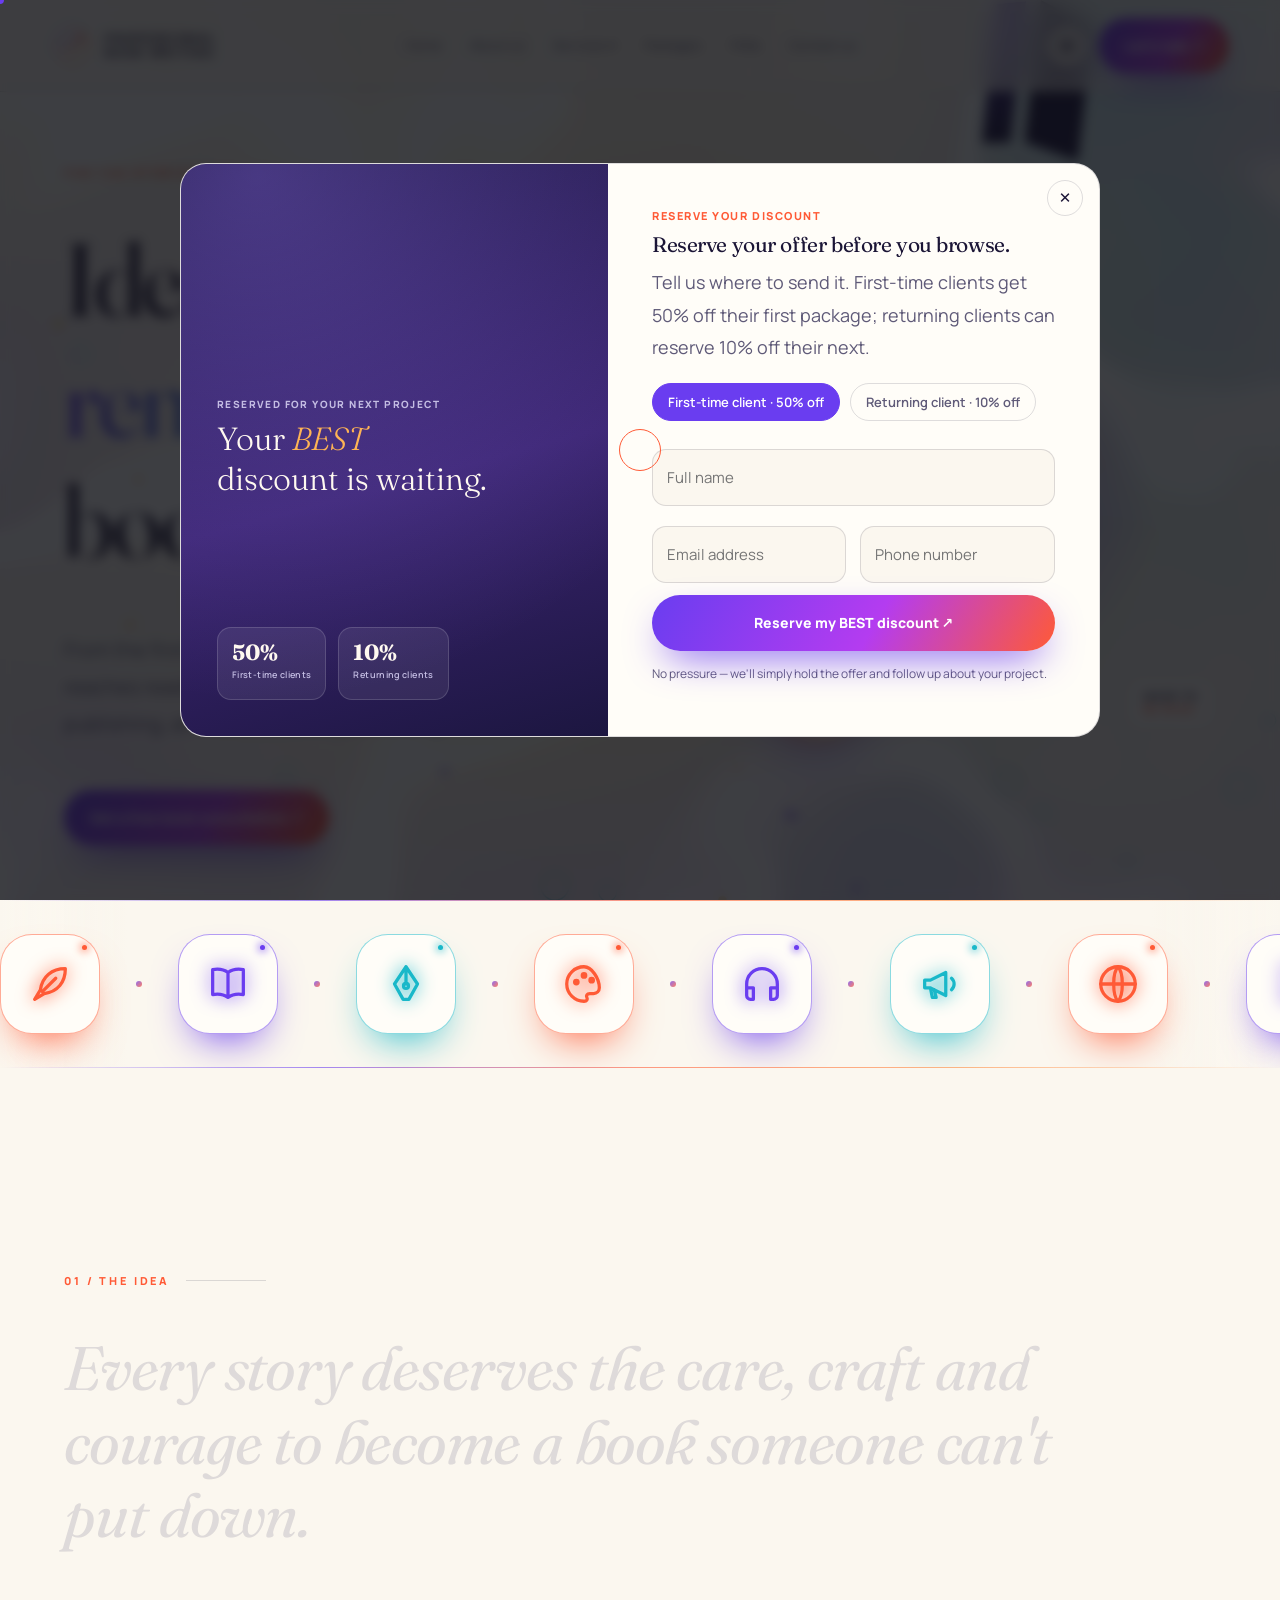
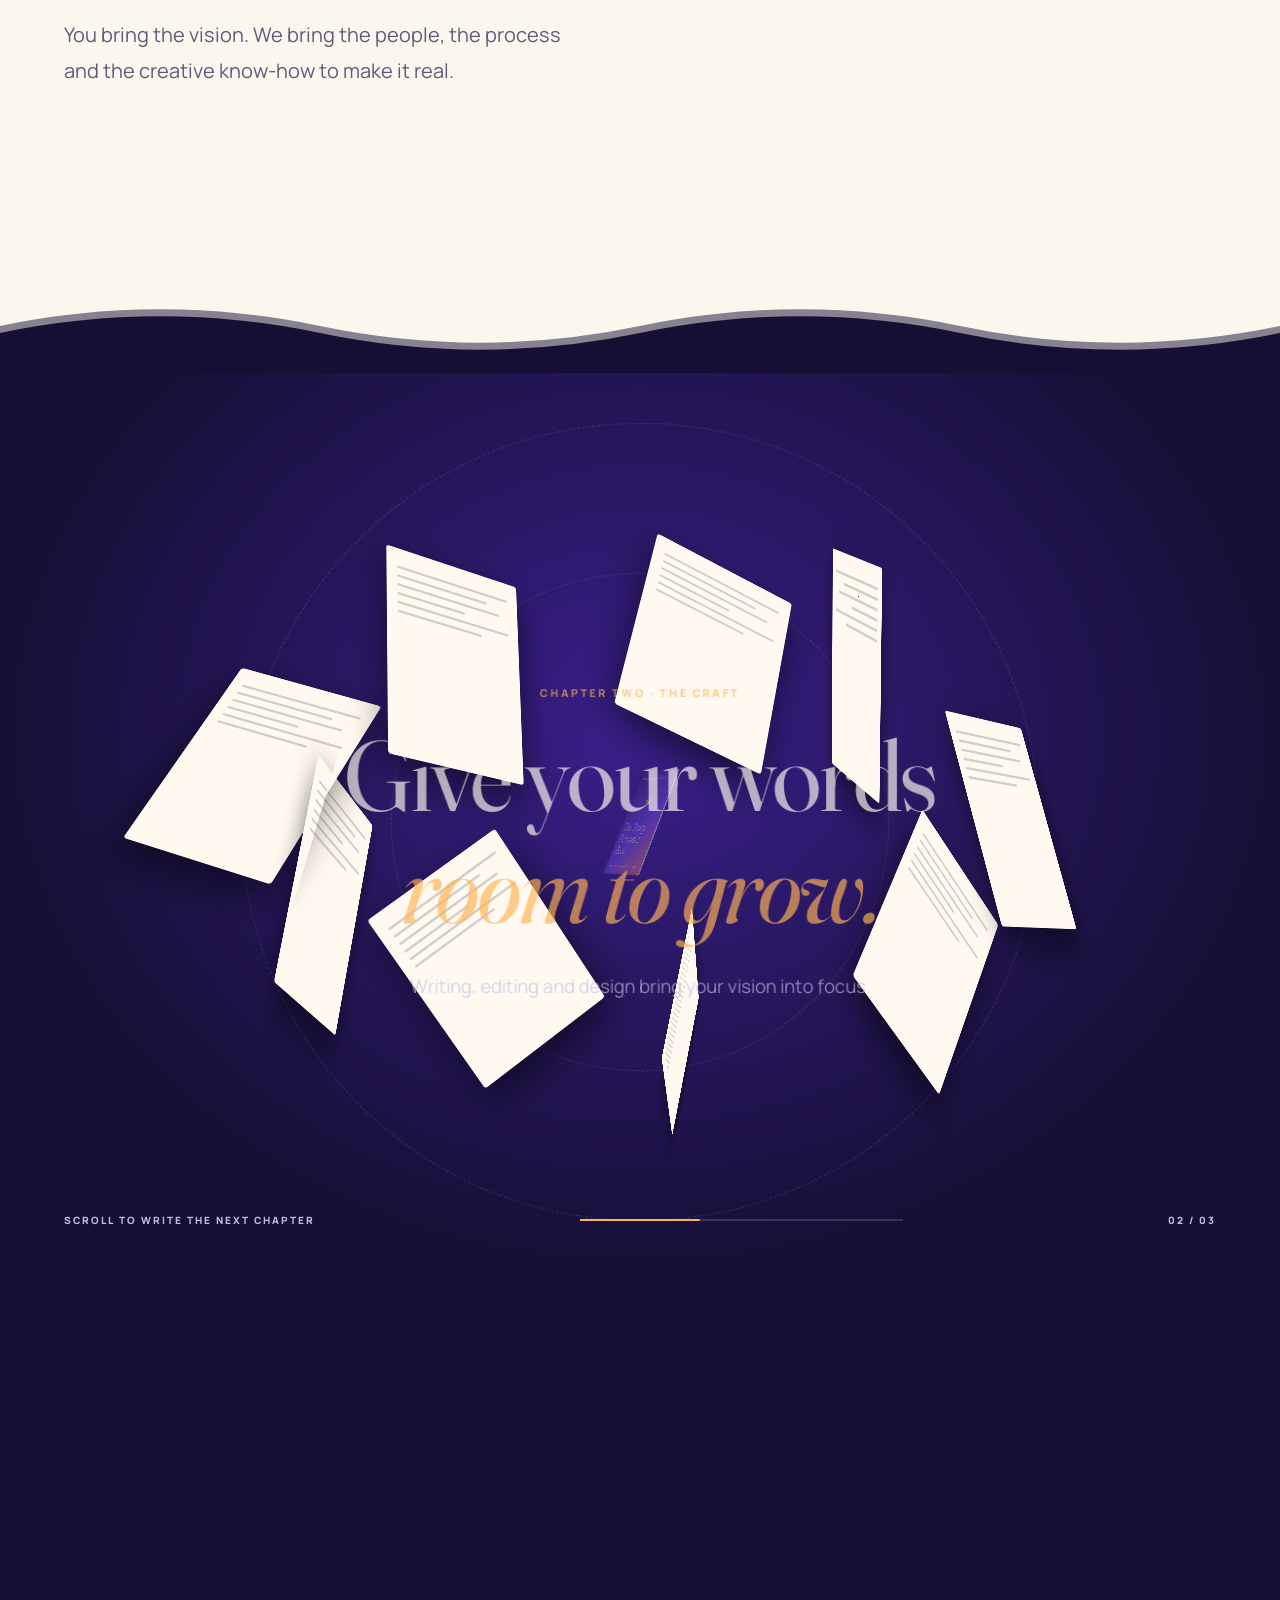
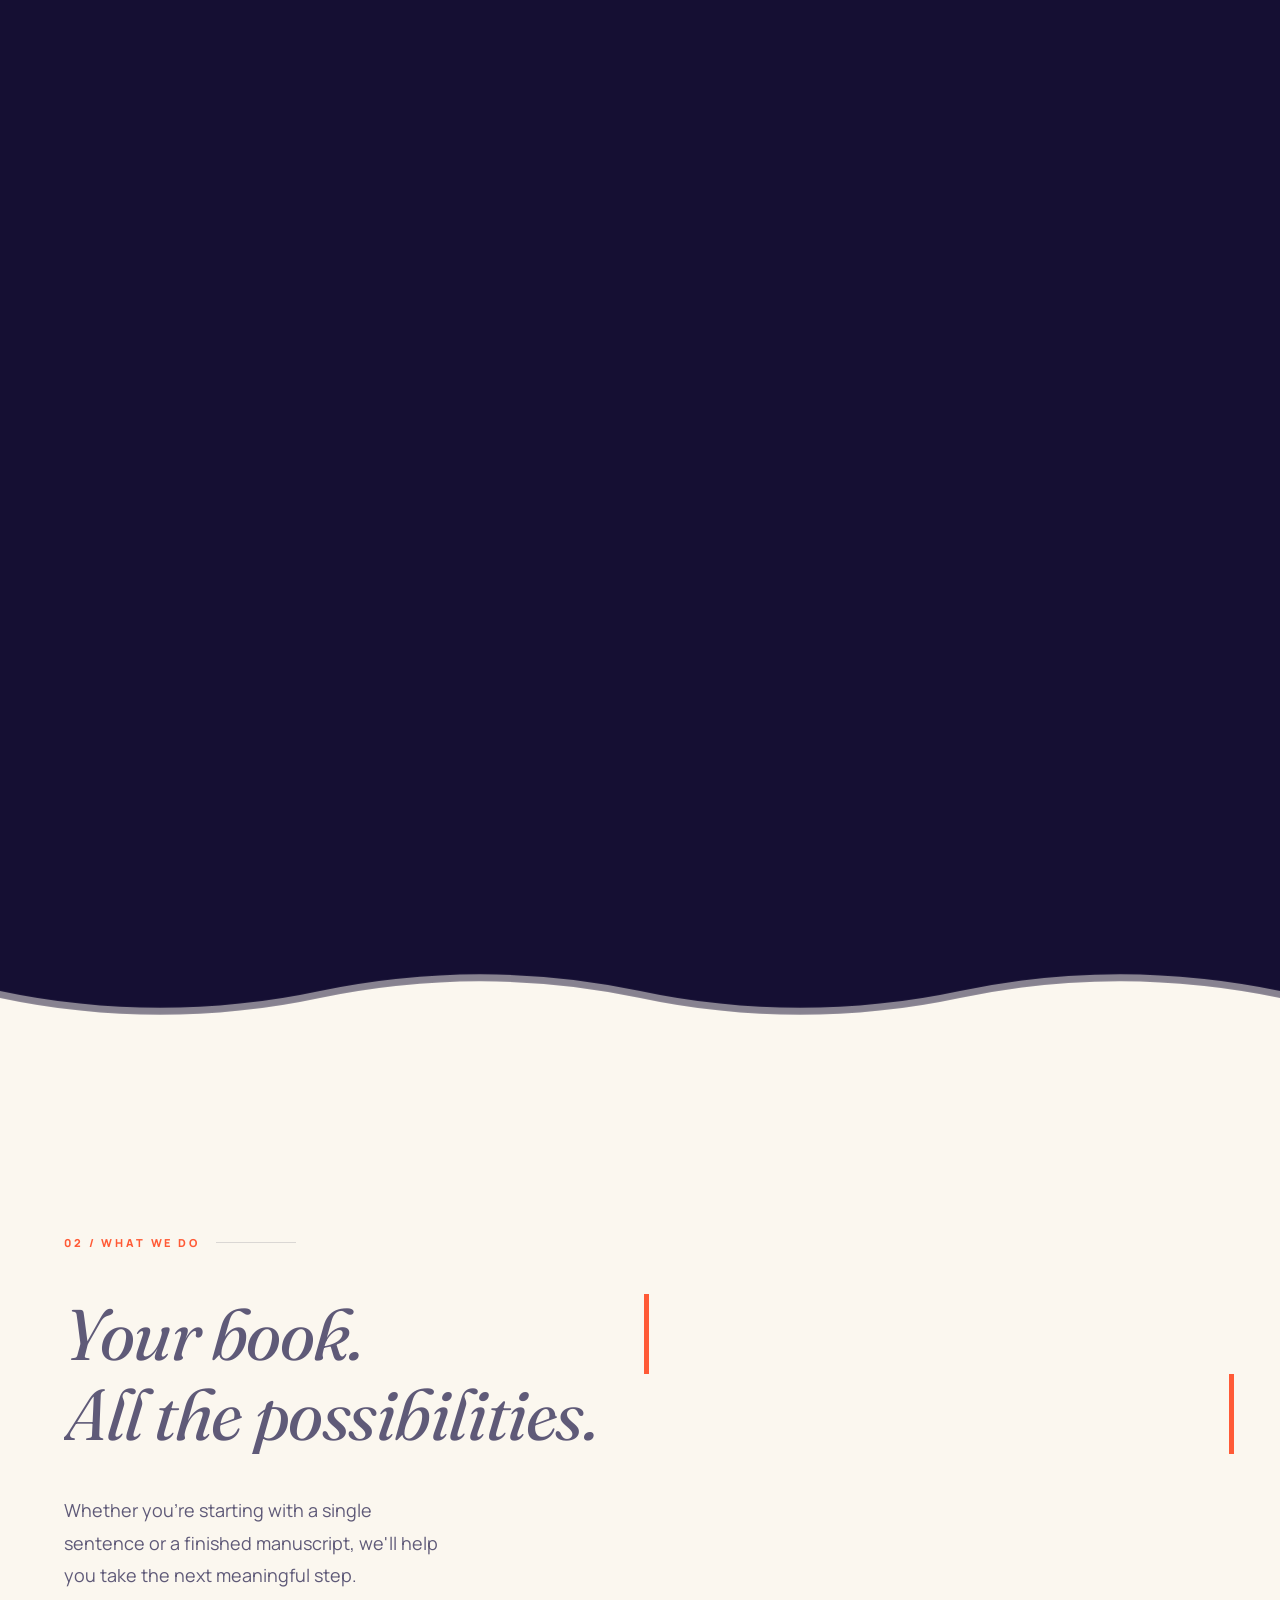
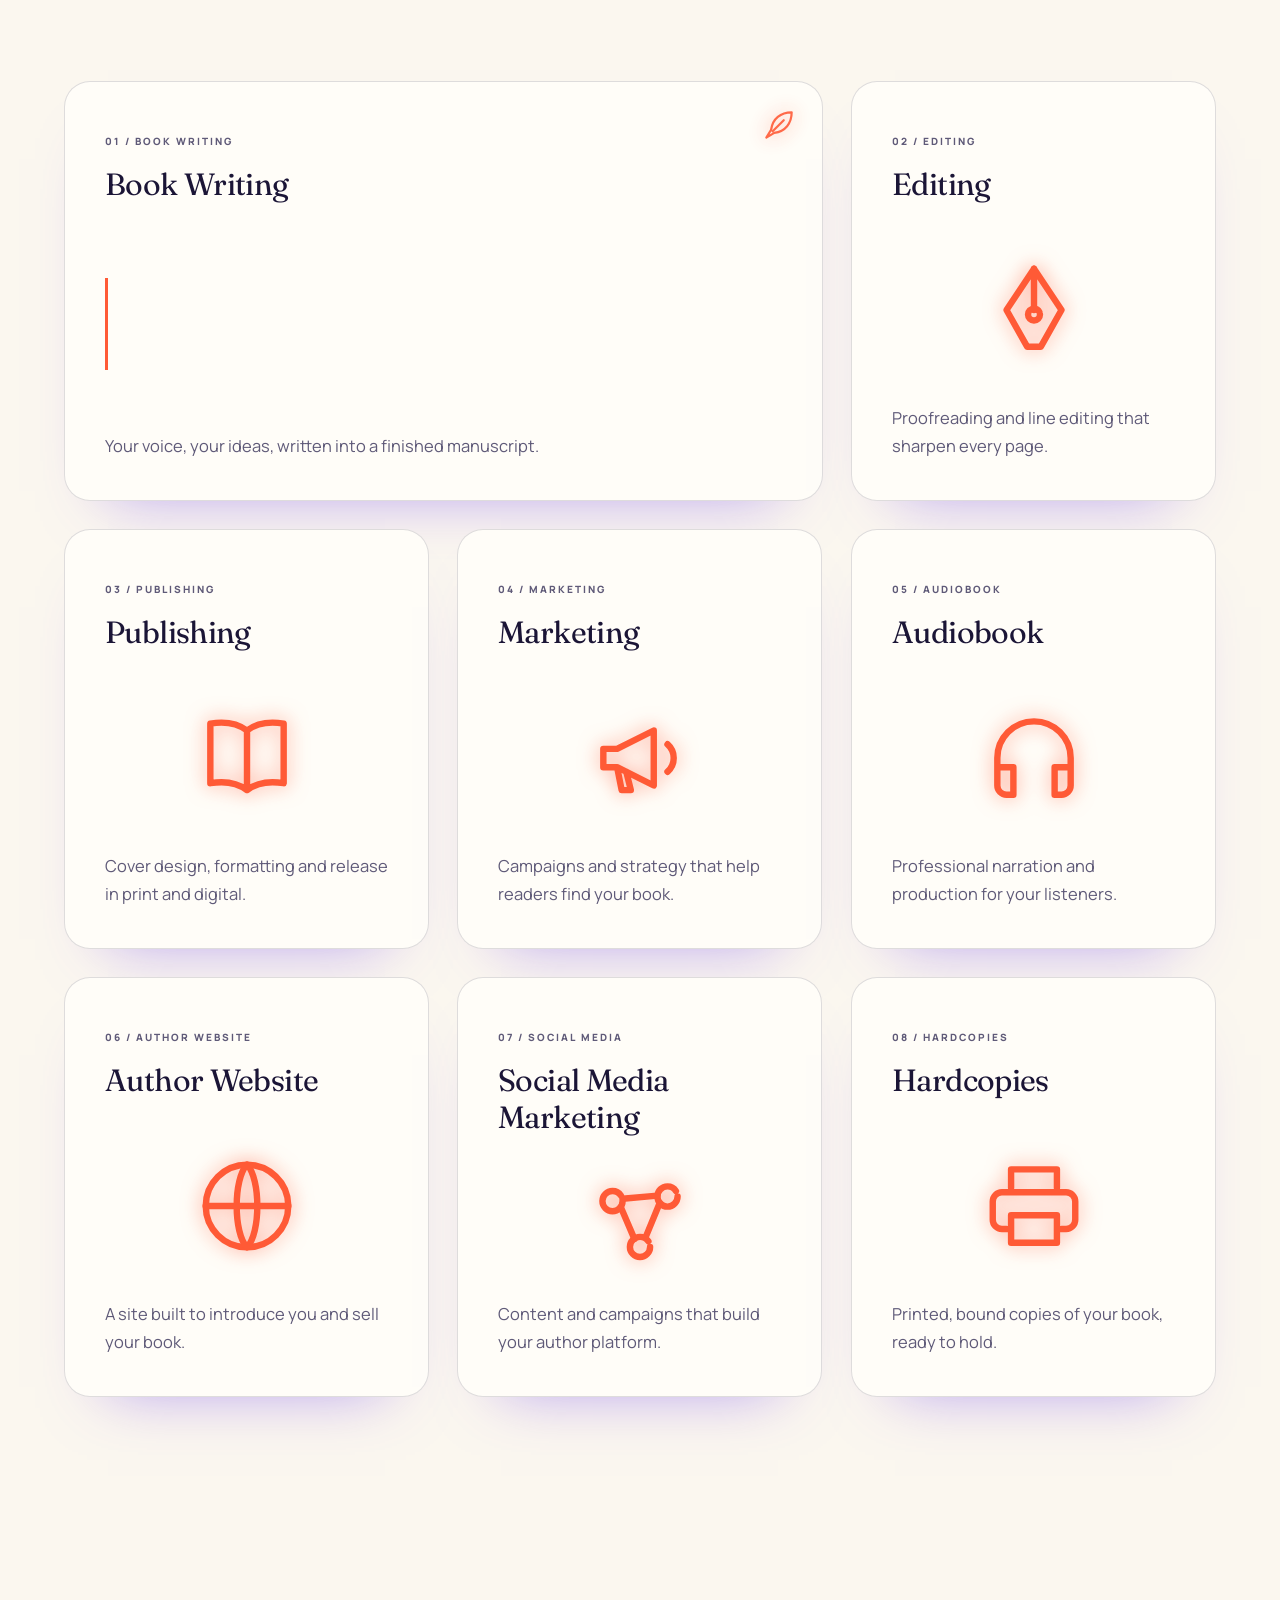
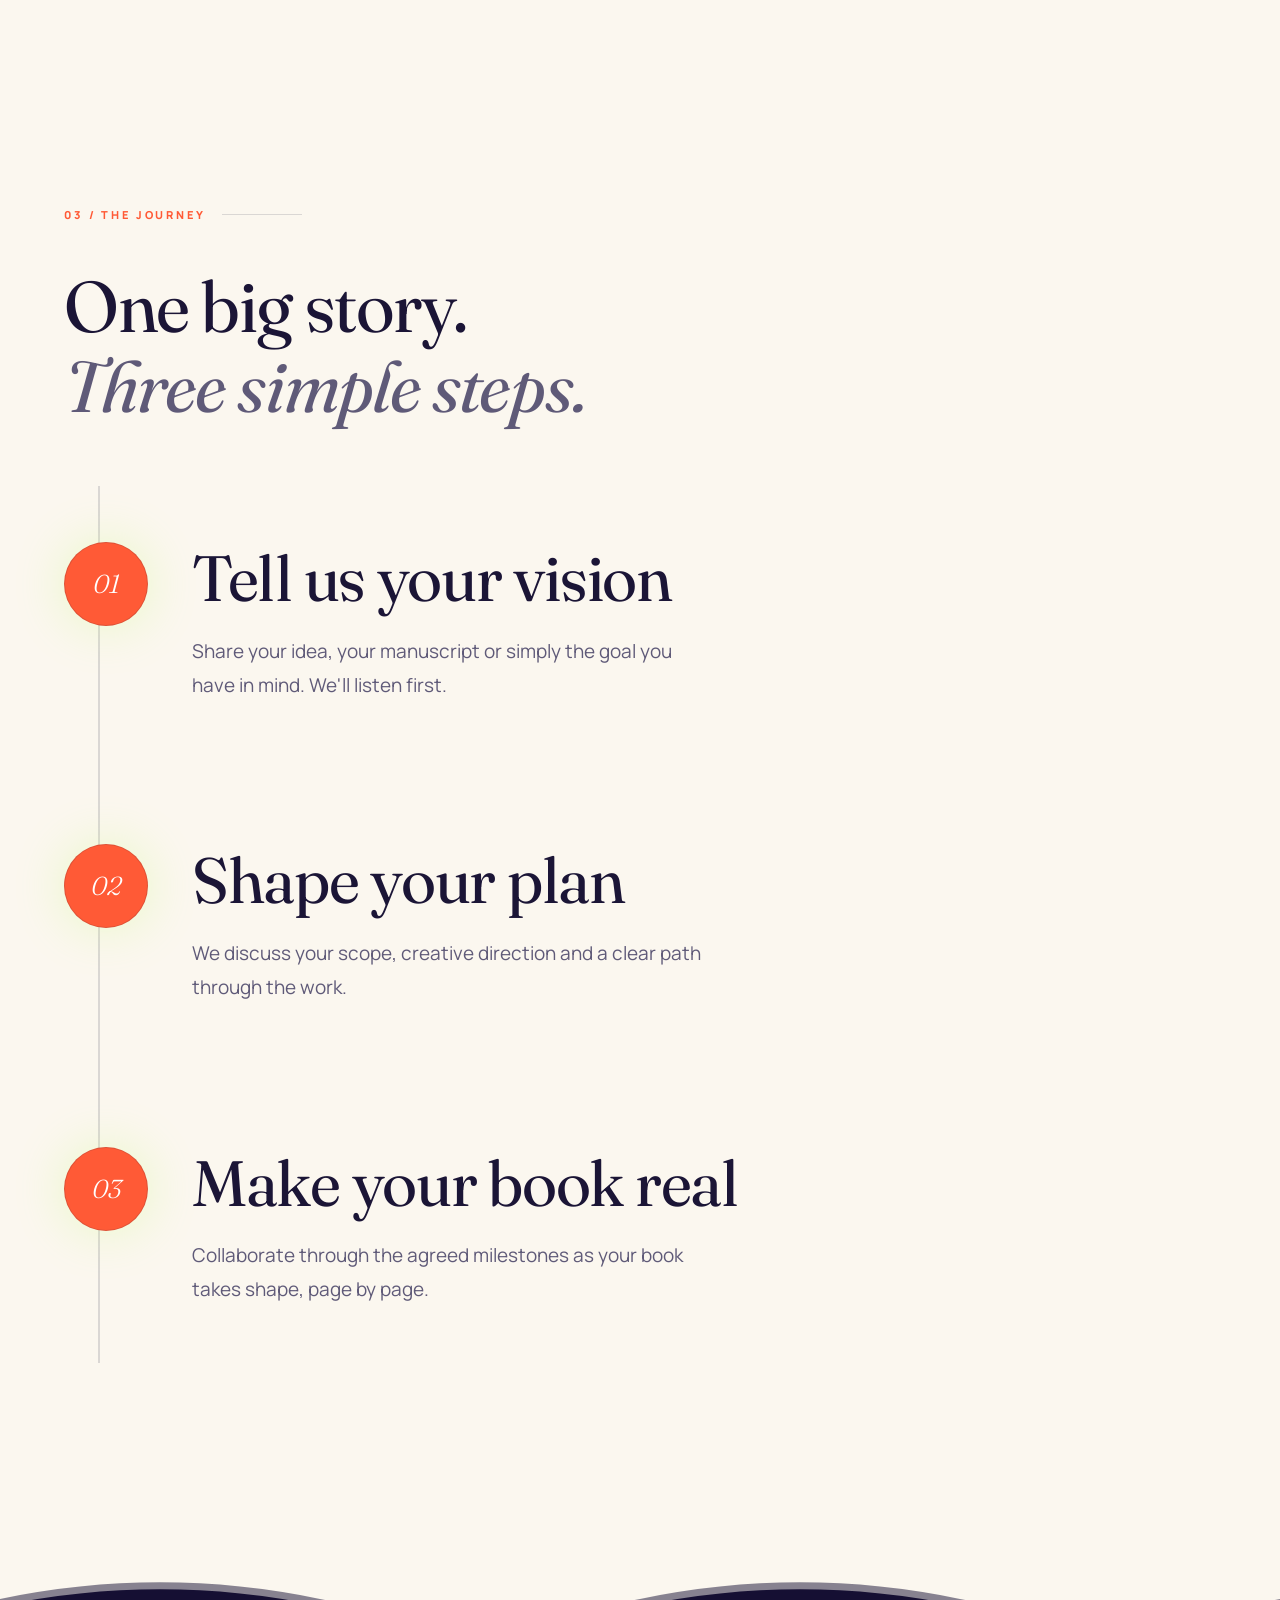
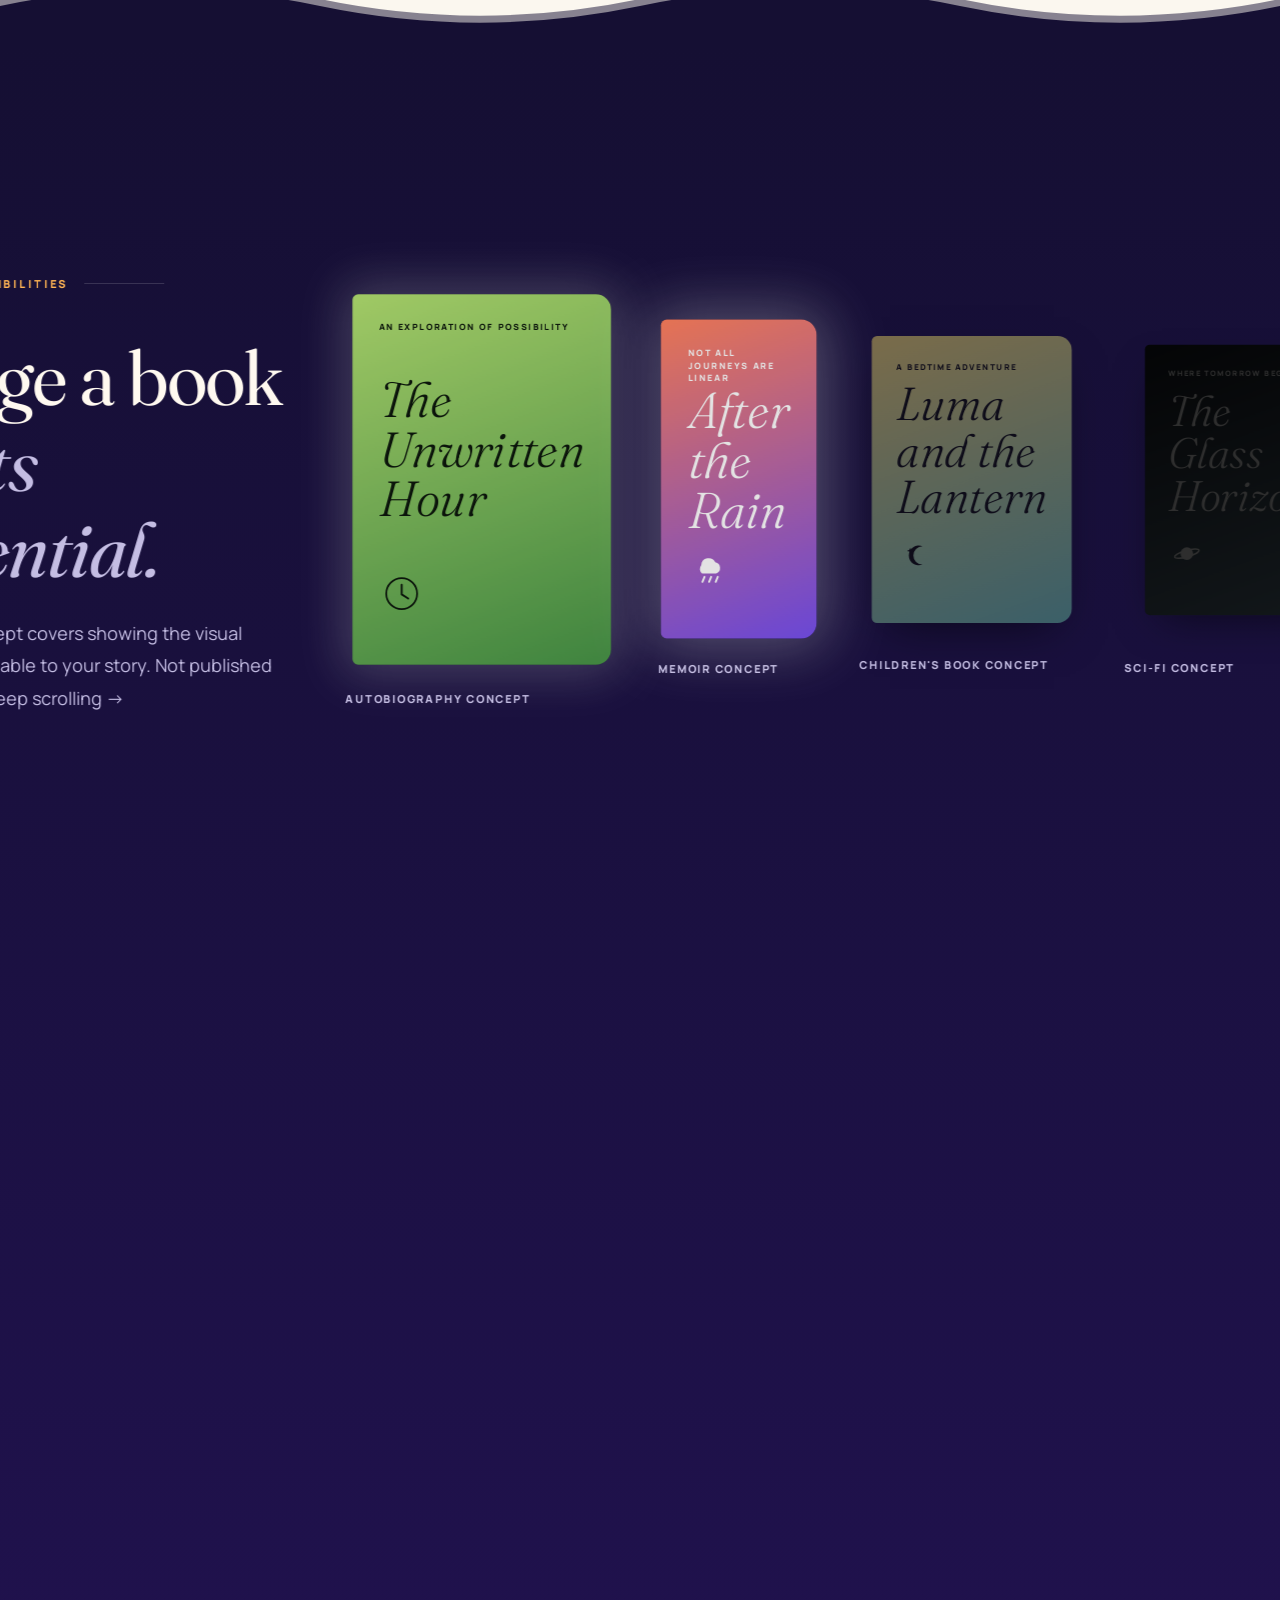
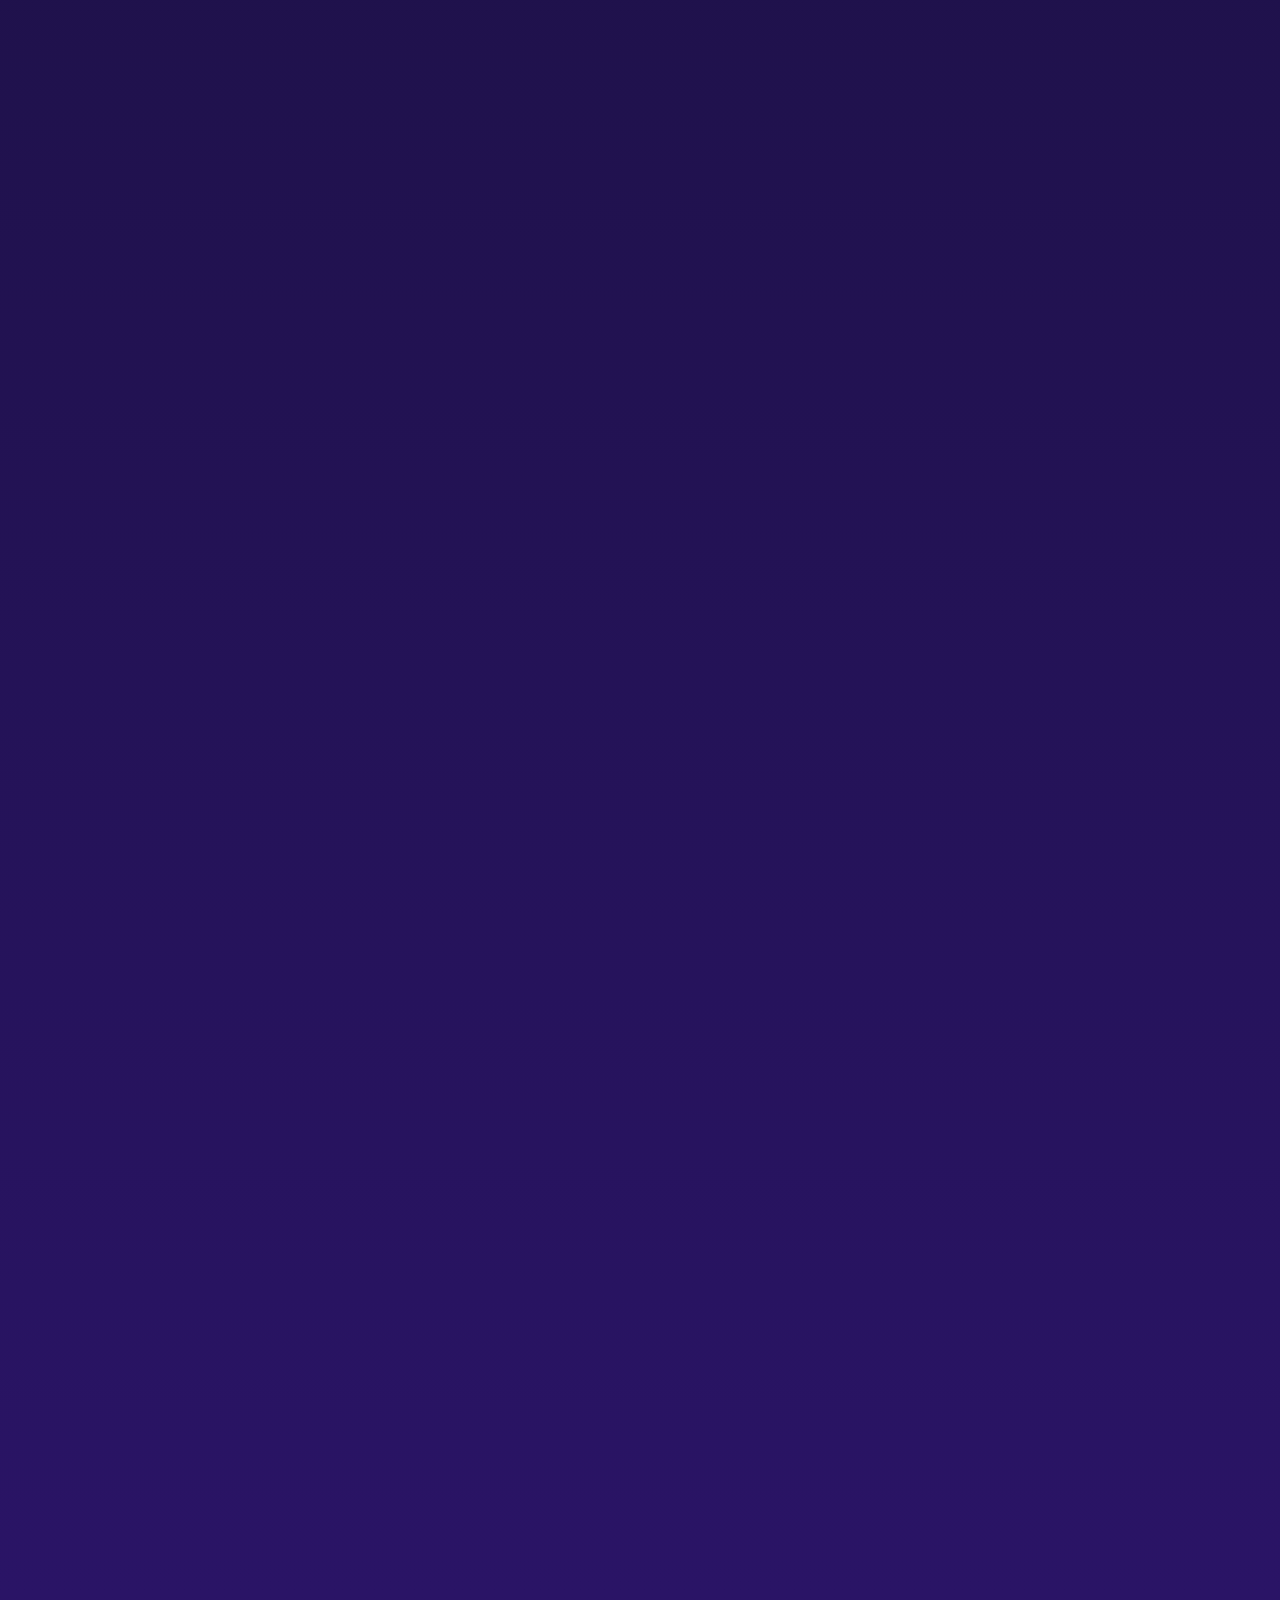
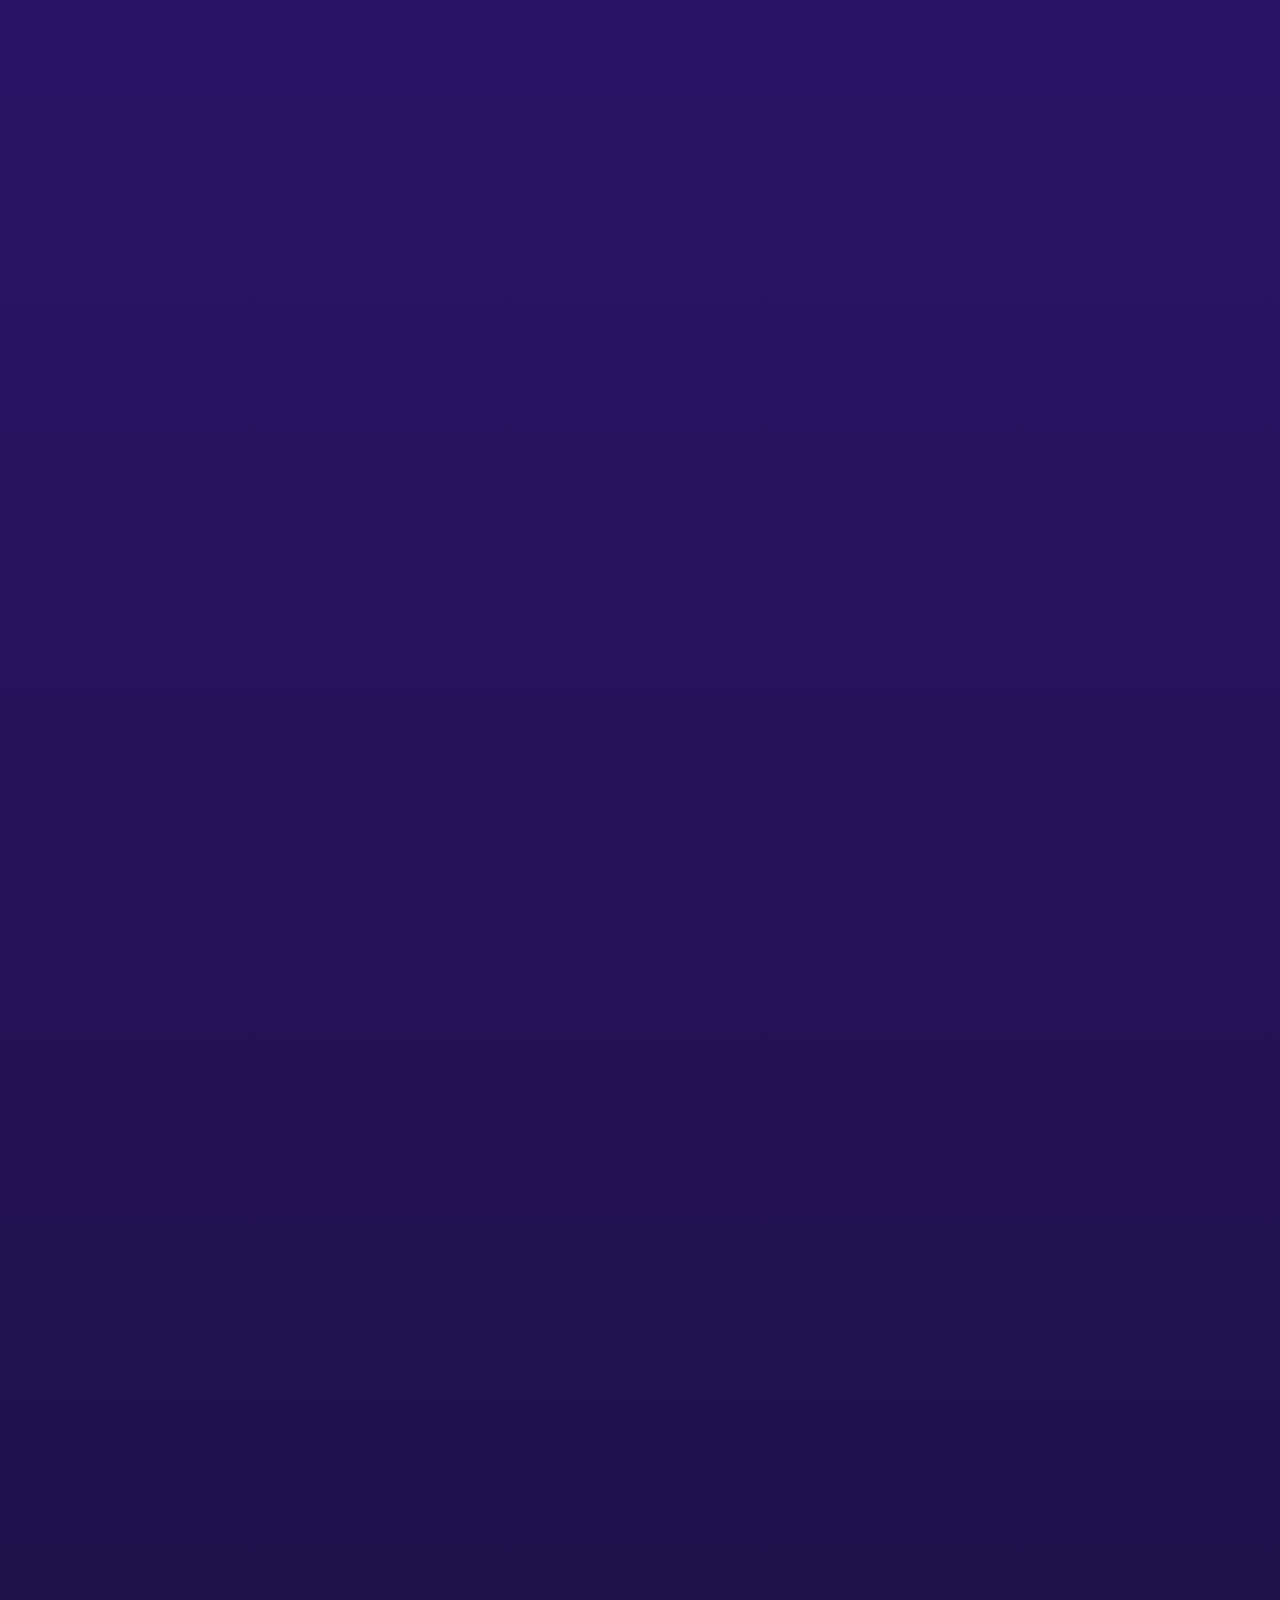
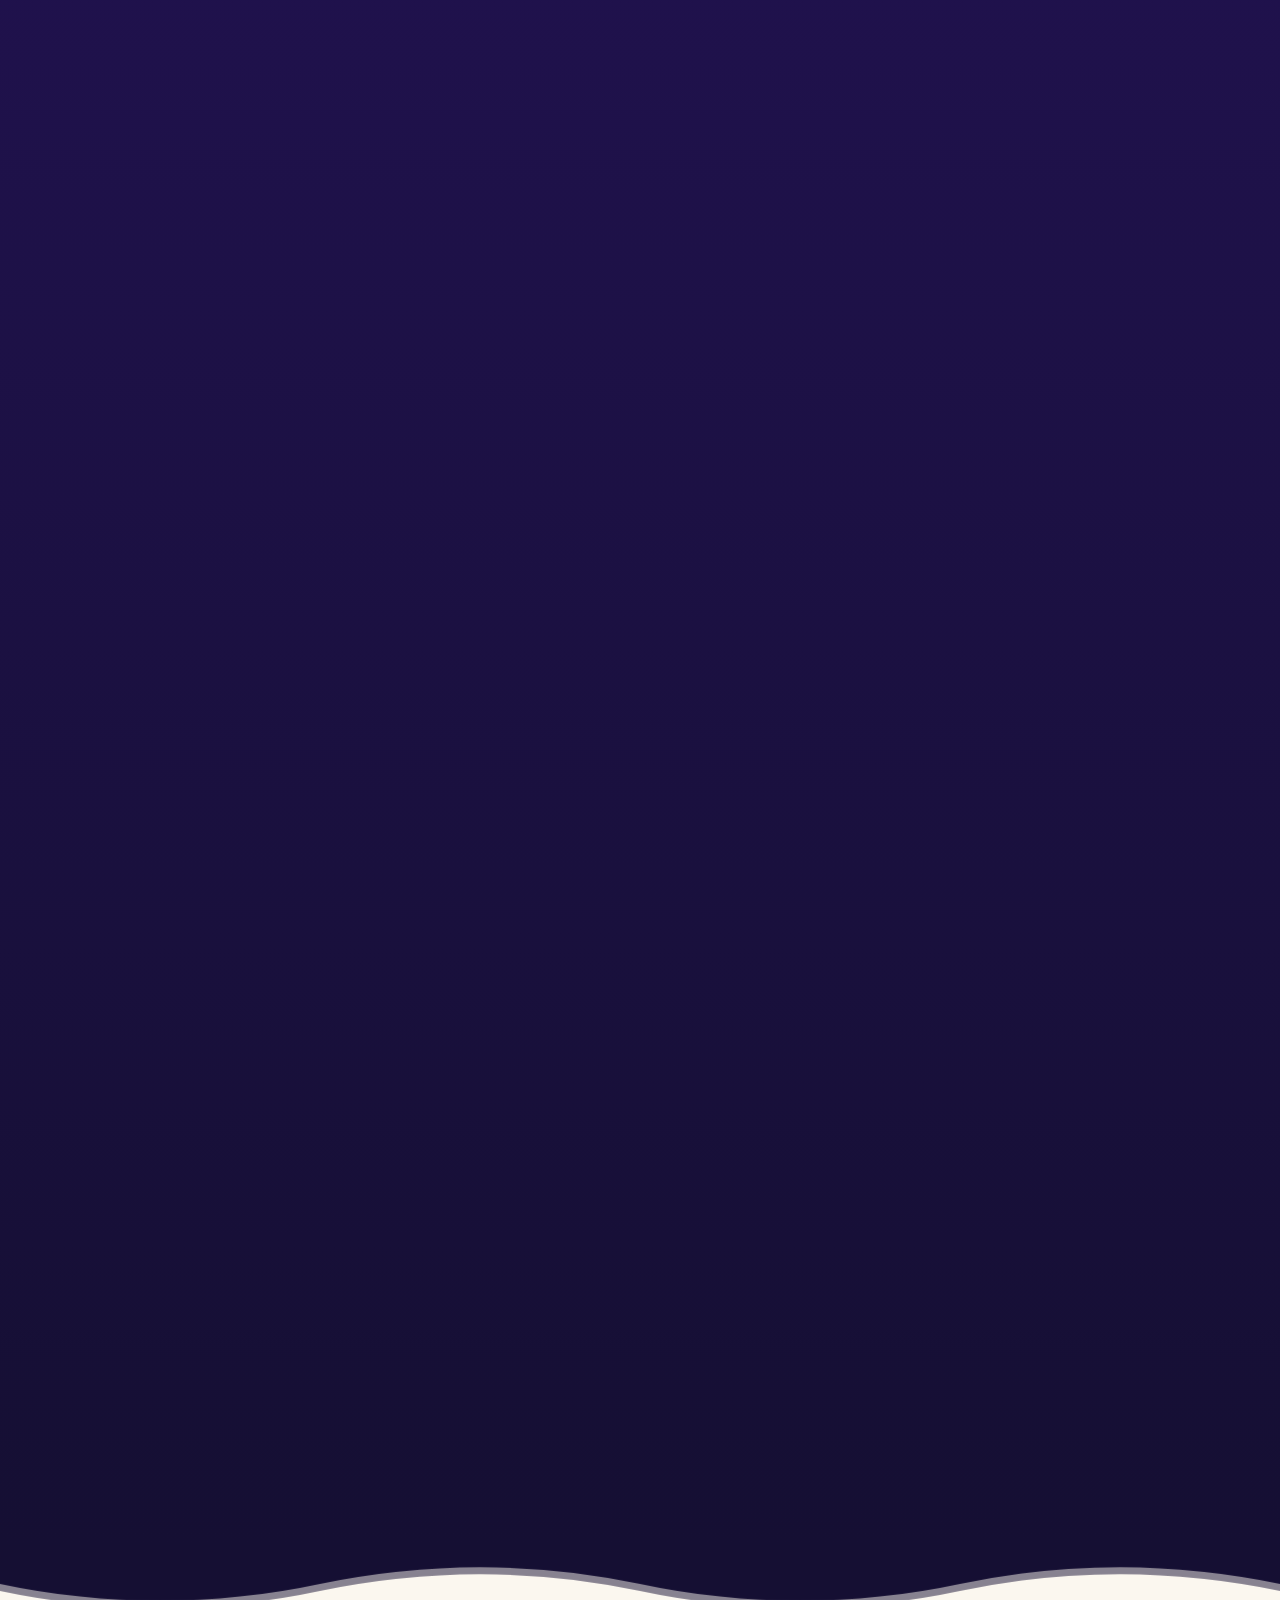
<file: index.html>
<!DOCTYPE html>
<html lang="en"><head><meta charset="UTF-8"><meta name="viewport" content="width=device-width,initial-scale=1,viewport-fit=cover">
<title>Professional Book Writing | Turn Your Story Into a Book</title>
<link rel="icon" type="image/x-icon" href="favicon.ico"><link rel="icon" type="image/png" sizes="32x32" href="favicon-32.png"><link rel="icon" type="image/png" sizes="16x16" href="favicon-16.png"><link rel="apple-touch-icon" href="apple-touch-icon.png">
<meta name="description" content="Ghostwriting, editing, design, publishing and marketing for authors. Request a free consultation.">
<link rel="preconnect" href="https://fonts.googleapis.com"><link rel="preconnect" href="https://fonts.gstatic.com" crossorigin>
<link href="https://fonts.googleapis.com/css2?family=Fraunces:ital,opsz,wght@0,9..144,300;0,9..144,600;1,9..144,300;1,9..144,500&family=Manrope:wght@400;600;800&display=swap" rel="stylesheet">
<style>
:root{--bg:#0d0e13;--ink:#fff9f0;--mut:#9a98a8;--lime:#c7ff76;--vio:#7650ed;--cor:#ff825f;--card:#16171f;--line:#ffffff1c;--serif:'Fraunces',Georgia,serif;--sans:'Manrope',system-ui,sans-serif;box-sizing:border-box;padding-top:env(safe-area-inset-top,0px);padding-bottom:env(safe-area-inset-bottom,0px)}
@media(prefers-color-scheme:dark){:root:not([data-theme=light]){--bg:#0d0e13}}
*,*::before,*::after{box-sizing:border-box;margin:0}html{scroll-behavior:smooth;scroll-padding-top:env(safe-area-inset-top,0px)}
body{background:var(--bg);color:var(--ink);font:400 17px/1.6 var(--sans);overflow-x:hidden;cursor:none}
a{color:inherit;text-decoration:none}button,input,select,textarea{font:inherit;color:inherit}
.shell{width:min(1240px,92%);margin:auto}
h1,h2,h3{font-family:var(--serif);font-weight:300;line-height:1;letter-spacing:-.03em}
em{font-style:italic;color:var(--lime)}
#bg{position:fixed;inset:0;width:100%;height:100%;z-index:0;pointer-events:none}
#bar{position:fixed;top:0;left:0;height:3px;width:100%;transform-origin:0 50%;transform:scaleX(0);background:linear-gradient(90deg,var(--vio),var(--lime),var(--cor));z-index:99}
#cur,#cur2{position:fixed;left:0;top:0;z-index:160;pointer-events:none;border-radius:50%;mix-blend-mode:difference}
#cur{width:8px;height:8px;background:#fff;margin:-4px}#cur2{width:42px;height:42px;margin:-21px;border:1px solid #fff;transition:width .3s,height .3s,margin .3s}
#cur2.big{width:84px;height:84px;margin:-42px}
@media(hover:none){body{cursor:auto}#cur,#cur2{display:none}}
nav{position:fixed;top:env(safe-area-inset-top,0px);left:0;right:0;z-index:50;padding:18px 4%;display:flex;justify-content:space-between;align-items:center;transition:.4s}
nav.s{background:#0d0e13cc;backdrop-filter:blur(14px);padding-block:12px}
.brand{font:800 12px/1.1 var(--sans);letter-spacing:.14em;display:flex;gap:10px;align-items:center}.brand i{width:34px;height:34px;border-radius:10px;background:var(--lime);display:grid;place-items:center;color:#15151b;font-style:normal;font-size:18px}
.links{display:flex;gap:28px;font-size:13px;color:var(--mut)}.links a:hover{color:var(--lime)}
.btn{display:inline-flex;gap:10px;align-items:center;padding:15px 26px;border-radius:99px;background:var(--lime);color:#15151b;font-weight:800;font-size:14px;border:0;position:relative;overflow:hidden;transition:transform .3s}
.btn::after{content:"";position:absolute;inset:0;background:linear-gradient(110deg,transparent 30%,#fff9 50%,transparent 70%);transform:translateX(-120%);transition:.7s}.btn:hover::after{transform:translateX(120%)}
@media(max-width:860px){.links{display:none}}
section{position:relative;z-index:1}.pad{padding:clamp(90px,14vw,180px) 0}
.kick{font:800 11px var(--sans);letter-spacing:.22em;color:var(--lime);display:flex;gap:16px;align-items:center;margin-bottom:28px}.kick::after{content:"";height:1px;width:80px;background:var(--line)}
h2{font-size:clamp(40px,7vw,104px)}h2 span{color:var(--mut);font-style:italic}
/* hero */
.hero{min-height:100svh;display:grid;align-items:center;padding-top:110px}
.hero .shell{display:grid;grid-template-columns:1.15fr .85fr;gap:30px;align-items:center}
h1{font-size:clamp(54px,9.5vw,150px);font-weight:300}
.w{display:inline-block;overflow:hidden;vertical-align:top;padding-bottom:.12em}.w i{display:inline-block;font-style:inherit;transform:translateY(110%) rotate(6deg);animation:up 1.2s cubic-bezier(.16,1,.3,1) forwards;animation-delay:calc(var(--d)*70ms + .3s)}
@keyframes up{to{transform:none}}
.grad{background:linear-gradient(100deg,var(--vio),var(--lime),var(--cor),var(--vio));background-size:300%;-webkit-background-clip:text;background-clip:text;color:transparent;font-style:italic;animation:flow 6s linear infinite}
@keyframes flow{to{background-position:300%}}
.hero p.lead{max-width:480px;color:var(--mut);margin:34px 0;opacity:0;animation:fade 1s 1.4s forwards}.hero .btn{opacity:0;animation:fade 1s 1.7s forwards}@keyframes fade{to{opacity:1}}
.stage{perspective:1400px;height:min(60vw,560px);display:grid;place-items:center;position:relative}
.stage::before{content:"";position:absolute;width:80%;aspect-ratio:1;border-radius:50%;background:radial-gradient(circle,#7650ed88,transparent 65%);filter:blur(30px);animation:pulse 5s ease-in-out infinite}
@keyframes pulse{50%{transform:scale(1.2);opacity:.6}}
/* book */
.book{--W:min(240px,32vw);width:var(--W);aspect-ratio:3/4.3;position:relative;transform-style:preserve-3d;will-change:transform}
.book>*{position:absolute;inset:0}
.cover{background:linear-gradient(135deg,#2a2150,#7650ed 60%,#ff825f);border-radius:4px 10px 10px 4px;padding:9% 10%;display:flex;flex-direction:column;justify-content:space-between;transform-origin:0 50%;backface-visibility:hidden;box-shadow:inset 6px 0 14px #0006,3px 0 0 #fff9f0,6px 0 0 #d8d0c0,9px 0 0 #fff9f0;transform-style:preserve-3d}
.cover small{font:800 8px var(--sans);letter-spacing:.2em;opacity:.8}.cover b{font:300 italic clamp(22px,3.2vw,38px)/1 var(--serif);color:var(--ink)}.cover .st{font-size:46px;color:var(--lime);text-align:center;animation:spin 14s linear infinite}
@keyframes spin{to{transform:rotate(360deg)}}
.inner{background:#fff9f0;transform:translateZ(-1px);border-radius:3px 8px 8px 3px;padding:14% 12%;color:#1a1a22}
.inner i{display:block;height:4px;border-radius:3px;background:#1a1a2233;margin:9px 0;transform-origin:0;transform:scaleX(var(--w,1))}
.pages{display:none;background:repeating-linear-gradient(90deg,#fff9f0 0 2px,#d8d0c0 2px 3px);width:var(--th,34px);left:auto;right:0;transform-origin:100% 50%;transform:translateX(50%) rotateY(90deg) translateZ(calc(var(--W)/-2 + 0px));height:100%;top:0;bottom:0}
.spine{width:34px;left:0;right:auto;background:linear-gradient(#1c1640,#4b2fb0);transform-origin:0 50%;transform:rotateY(-90deg) translateX(-17px);transform-origin:left;margin-left:0}
.back{background:#1c1640;transform:translateZ(-34px);border-radius:4px 10px 10px 4px}
.tag{position:absolute;font:800 10px/1.3 var(--sans);letter-spacing:.14em;padding:12px 16px;border:1px solid var(--line);border-radius:14px;background:#16171fb0;backdrop-filter:blur(8px);animation:bob 5s ease-in-out infinite}.tag b{color:var(--lime)}
.t1{top:8%;left:2%}.t2{bottom:10%;right:0;animation-delay:-2s}@keyframes bob{50%{transform:translateY(-16px)}}
/* marquee */
.mq{overflow:hidden;border-block:1px solid var(--line);padding:26px 0;z-index:1;position:relative;background:#0d0e13aa;backdrop-filter:blur(6px)}
.mq div{display:flex;gap:50px;width:max-content;font:300 italic clamp(30px,4vw,56px) var(--serif);white-space:nowrap;animation:mq 30s linear infinite}.mq span:nth-child(even){color:var(--lime);font-style:normal}@keyframes mq{to{transform:translateX(-50%)}}
/* intro */
.intro h2{font-size:clamp(34px,5.6vw,84px);max-width:1100px;line-height:1.08}.intro h2 .ch{opacity:.14;transition:opacity .4s,color .4s}.intro h2 .ch.on{opacity:1}
.intro p{color:var(--mut);max-width:520px;margin-top:50px}
/* cinema */
.cine{height:520vh;position:relative;z-index:1}
.sticky{position:sticky;top:0;height:100svh;overflow:hidden;display:grid;place-items:center;perspective:1600px;background:radial-gradient(ellipse at 50% 50%,#1a1433 0%,#0d0e1300 70%)}
.cap{position:absolute;inset:0;display:grid;place-items:center;pointer-events:none}
.chap{grid-area:1/1;text-align:center;padding:0 5%;opacity:0;will-change:transform,opacity;position:relative;z-index:3}
.chap small{display:block;font:800 11px var(--sans);letter-spacing:.24em;color:var(--lime);margin-bottom:20px}.chap h2{font-size:clamp(40px,8vw,120px);text-shadow:0 4px 50px #0d0e13}.chap p{color:var(--mut);margin-top:20px}
.sheets{position:absolute;inset:0;display:grid;place-items:center;transform-style:preserve-3d}
.sheet{grid-area:1/1;width:min(180px,26vw);aspect-ratio:3/4.2;background:#fff9f0;border-radius:4px;padding:14px;transform-style:preserve-3d;will-change:transform,opacity;box-shadow:0 20px 50px #0008}
.sheet i{display:block;height:3px;background:#1a1a2230;margin:8px 0;border-radius:2px;transform-origin:0}
.cbook{grid-area:1/1;z-index:2;perspective:none}
.hud{position:absolute;bottom:5vh;left:0;right:0;display:flex;justify-content:space-between;align-items:center;padding:0 5%;font:800 10px var(--sans);letter-spacing:.2em;color:var(--mut);z-index:5}.meter{flex:0 0 28%;height:2px;background:var(--line)}.meter i{display:block;height:100%;background:var(--lime);transform-origin:0;transform:scaleX(0)}
.ring{position:absolute;border:1px dashed #ffffff22;border-radius:50%;left:50%;top:50%;will-change:transform}
/* services */
.head{display:flex;justify-content:space-between;align-items:end;gap:40px;flex-wrap:wrap;margin-bottom:70px}.head p{max-width:380px;color:var(--mut)}
.grid{display:grid;grid-template-columns:repeat(3,1fr);gap:18px}
.card{background:var(--card);border:1px solid var(--line);border-radius:26px;padding:28px;min-height:360px;display:flex;flex-direction:column;justify-content:space-between;position:relative;overflow:hidden;transform-style:preserve-3d;will-change:transform}
.card::before{content:"";position:absolute;inset:0;background:radial-gradient(400px circle at var(--mx,50%) var(--my,50%),#c7ff7622,transparent 60%);opacity:0;transition:.4s}.card:hover::before{opacity:1}
.card small{font:800 10px var(--sans);letter-spacing:.2em;color:var(--mut)}.card h3{font-size:30px;margin:6px 0}.card p{color:var(--mut);font-size:15px}
.art{flex:1;display:grid;place-items:center;font-size:90px;color:var(--lime);transition:transform .6s cubic-bezier(.16,1,.3,1)}.card:hover .art{transform:scale(1.2) rotate(-8deg)}
.ic svg{overflow:visible;stroke:var(--lime);fill:none;stroke-width:1.4;stroke-linecap:round;stroke-linejoin:round;filter:drop-shadow(0 0 10px color-mix(in srgb,var(--lime) 55%,transparent))}
.ic svg path,.ic svg circle{stroke-dasharray:1;stroke-dashoffset:1;transition:stroke-dashoffset 1.6s cubic-bezier(.16,1,.3,1)}
.card.in .ic svg path,.card.in .ic svg circle{stroke-dashoffset:0}
.art.ic svg{width:clamp(70px,9vw,110px);height:clamp(70px,9vw,110px)}
i.ic{position:absolute;top:24px;right:24px;width:38px;height:38px;z-index:2;opacity:.9}
i.ic svg{width:100%;height:100%}
.card:nth-child(1){grid-column:span 2}.card:nth-child(1) .art{font-family:var(--serif);font-style:italic;font-size:clamp(30px,4vw,56px);color:var(--ink);text-align:left;justify-items:start}
.cw{border-right:3px solid var(--lime);white-space:nowrap;overflow:hidden;width:0;animation:type 6s steps(30) infinite}@keyframes type{0%{width:0}60%,90%{width:19ch}100%{width:0}}
@media(max-width:900px){.grid{grid-template-columns:1fr}.card:nth-child(1){grid-column:auto}.hero .shell{grid-template-columns:1fr}.stage{height:380px}}
/* process */
.steps{position:relative;display:grid;gap:30px}.spath{position:absolute;left:34px;top:0;bottom:0;width:2px;background:var(--line)}.spath i{display:block;height:100%;background:linear-gradient(var(--vio),var(--lime));transform-origin:0 0;transform:scaleY(0)}
.step{display:grid;grid-template-columns:70px 1fr;gap:30px;align-items:start;padding:30px 0}.step .n{width:70px;height:70px;border-radius:50%;background:var(--bg);border:1px solid var(--line);display:grid;place-items:center;font:300 italic 26px var(--serif);position:relative;z-index:1;transition:.5s}
.step.on .n{background:var(--lime);color:#15151b;box-shadow:0 0 50px #c7ff7655}.step h3{font-size:clamp(30px,5vw,64px)}.step p{color:var(--mut);max-width:520px;margin-top:12px}
/* showcase */
.hs{height:300vh;position:relative;z-index:1}.hs .sticky{background:none;place-items:center start;perspective:none}
.track{display:flex;gap:40px;padding:0 8vw;will-change:transform;align-items:center}
.tit{flex:0 0 min(420px,80vw)}.cv{flex:0 0 min(300px,64vw);aspect-ratio:3/4.3;border-radius:6px 16px 16px 6px;padding:28px;display:flex;flex-direction:column;justify-content:space-between;box-shadow:0 40px 80px #0009,inset 8px 0 16px #0005;transition:transform .5s;position:relative}
.cv:hover{transform:rotateY(-14deg) translateY(-12px)}.cv small{font:800 9px var(--sans);letter-spacing:.2em}.cv strong{font:300 italic clamp(34px,4.5vw,52px)/1 var(--serif)}.cv span{font-size:44px}
.c1{background:linear-gradient(160deg,#c7ff76,#4aa84a);color:#0d1a0d}.c2{background:linear-gradient(160deg,#ff825f,#7650ed);color:#fff}.c3{background:linear-gradient(160deg,#fff9f0,#d9cfff);color:#1c1640}.c4{background:linear-gradient(160deg,#ffd166,#4fc3e0);color:#1c1640}.c5{background:linear-gradient(160deg,#0b1a3a,#1f8fd1);color:#fff}.c6{background:linear-gradient(160deg,#f3c77a,#c1572c);color:#2a1508}
.cvl{display:block;margin-top:16px;font:800 11px var(--sans);letter-spacing:.16em;color:var(--mut)}
/* packages */
.pk{display:grid;grid-template-columns:repeat(3,1fr);gap:18px}
.pc{border:1px solid var(--line);border-radius:26px;padding:36px;background:var(--card);position:relative;transition:transform .5s,border-color .5s}.pc:hover{transform:translateY(-12px);border-color:var(--lime)}
.pc.pop{background:linear-gradient(160deg,#2a1f66,#16171f)}.pc h3{font-size:36px;margin:10px 0}.pc ul{list-style:none;padding:0;margin:24px 0;color:var(--mut)}.pc li{padding:10px 0;border-top:1px solid var(--line)}.pc li::before{content:"✦ ";color:var(--lime)}
.rib{position:absolute;top:20px;right:20px;background:var(--lime);color:#15151b;font:800 9px var(--sans);letter-spacing:.16em;padding:6px 12px;border-radius:99px}
@media(max-width:900px){.pk{grid-template-columns:1fr}}
/* faq */
.faq{display:grid;grid-template-columns:minmax(0,.8fr) minmax(0,1.2fr);gap:60px}@media(max-width:900px){.faq{grid-template-columns:1fr}}
details{border-bottom:1px solid var(--line);padding:22px 0}summary{list-style:none;cursor:none;font:300 clamp(20px,2.4vw,28px) var(--serif);display:flex;justify-content:space-between;gap:20px}summary::-webkit-details-marker{display:none}summary b{color:var(--lime);transition:transform .4s;font-family:var(--sans)}details[open] b{transform:rotate(135deg)}details p{color:var(--mut);margin-top:14px;max-width:580px}
.faq>div:first-child p{color:var(--mut);margin:24px 0}
/* cta */
.cta{overflow:hidden}.cta::before{content:"";position:absolute;width:900px;height:900px;left:-300px;top:-200px;background:conic-gradient(from 0deg,#7650ed55,#c7ff7633,#ff825f44,#7650ed55);filter:blur(120px);animation:spin 20s linear infinite}
.ci{display:grid;grid-template-columns:1fr 1fr;gap:60px;position:relative;align-items:center}@media(max-width:900px){.ci{grid-template-columns:1fr}}
.ci h2{font-size:clamp(48px,8vw,120px)}.fp{background:#16171fd9;backdrop-filter:blur(20px);border:1px solid var(--line);border-radius:30px;padding:clamp(24px,4vw,44px)}
.fp h3{font-size:34px;margin-bottom:24px}label{display:block;font:800 10px var(--sans);letter-spacing:.16em;color:var(--mut);margin-bottom:18px;text-transform:uppercase}
input,select,textarea{width:100%;margin-top:8px;background:#0d0e13;border:1px solid var(--line);border-radius:14px;padding:14px;font-size:15px;letter-spacing:0;text-transform:none;transition:border-color .3s,box-shadow .3s}input:focus,select:focus,textarea:focus{outline:0;border-color:var(--lime);box-shadow:0 0 0 4px #c7ff7622}
.r2{display:grid;grid-template-columns:1fr 1fr;gap:14px}@media(max-width:560px){.r2{grid-template-columns:1fr}}#st{margin-top:14px;font-size:14px;color:var(--lime)}
footer{position:relative;z-index:1;border-top:1px solid var(--line);padding:50px 0;color:var(--mut);font-size:13px}footer .shell{display:flex;justify-content:space-between;gap:20px;flex-wrap:wrap}
footer.dk{padding:90px 0 30px;border-top:0}
.fgrid{display:grid;grid-template-columns:1.5fr repeat(4,1fr);gap:30px;padding-bottom:46px;border-bottom:1px solid var(--line)}
.fcol h4{font:800 11px var(--sans);letter-spacing:.18em;color:var(--lime);margin-bottom:18px}
.fcol a{display:block;color:var(--mut);font-size:14px;margin-bottom:12px;text-decoration:none}
.fcol a:hover{color:var(--ink)}
.flabel{display:block;color:var(--ink);font-weight:700;font-size:14px;margin-bottom:4px}
.fbrand p{color:var(--mut);font-size:14px;margin-top:14px;max-width:260px}
.flogo{display:flex;align-items:center;gap:12px}.flogo i{width:40px;height:40px;display:block}.flogo i svg{width:100%;height:100%}.flogo b{font:400 italic 19px var(--serif);color:var(--ink)}
.fbot{display:flex;justify-content:space-between;gap:20px;flex-wrap:wrap;padding-top:26px}
@media(max-width:860px){.fgrid{grid-template-columns:1fr 1fr}.fbrand{grid-column:span 2}}
/* reveal */
.rv{opacity:0;transform:translateY(60px) scale(.97);filter:blur(8px);transition:1.1s cubic-bezier(.16,1,.3,1)}.rv.in{opacity:1;transform:none;filter:none}
.lgov{position:fixed;inset:0;z-index:150;display:grid;place-items:center;background:#0d0e13cc;backdrop-filter:blur(6px);opacity:0;pointer-events:none;transition:.35s;padding:6vh 5vw}
.lgov.on{opacity:1;pointer-events:all}
.lgov-card{background:var(--card);border:1px solid var(--line);border-radius:26px;max-width:640px;max-height:82vh;overflow:auto;padding:clamp(28px,4vw,48px);position:relative;transform:translateY(24px) scale(.97);transition:.4s;color:var(--ink)}
.lgov.on .lgov-card{transform:none}
.lgov-x{position:absolute;top:16px;right:16px;width:36px;height:36px;border-radius:50%;border:1px solid var(--line);background:none;cursor:pointer;color:var(--ink);font-size:15px}
#lgov-body h3{font-size:32px;margin-bottom:4px}
#lgov-body h4{font:800 11px var(--sans);letter-spacing:.16em;color:var(--lime);margin:22px 0 8px}
#lgov-body p{color:var(--mut);font-size:15px;line-height:1.75}
#lgov-body small{color:var(--mut);display:block}
.ltabs{display:flex;gap:10px;margin-bottom:20px;flex-wrap:wrap}.lt{padding:9px 15px;border-radius:99px;border:1px solid var(--line);background:none;font:600 13px var(--sans);color:var(--mut);cursor:pointer}.lt.on{background:var(--vio);color:#fff;border-color:var(--vio)}
.lead-card{max-width:920px;padding:0!important;display:grid;grid-template-columns:1fr 1.15fr;overflow-y:auto;overflow-x:hidden;max-height:88vh}
.lead-art{background:linear-gradient(165deg,#1c1640,#3a2470 55%,#1c1640);padding:36px;display:flex;flex-direction:column;justify-content:space-between;position:relative;overflow:hidden}
.lead-art::before{content:"";position:absolute;inset:-30%;background:radial-gradient(circle at 30% 20%,#9b7bff55,transparent 60%);animation:drift 12s ease-in-out infinite}
.lead-art .ic{width:50px;height:50px;position:relative;z-index:1}
.lead-art .ic svg{stroke:#ffb454;filter:drop-shadow(0 0 10px #ffb454)}
.lead-art small{display:block;font:800 10px var(--sans);letter-spacing:.14em;color:#c4bde3;margin:18px 0 8px;position:relative;z-index:1}
.lead-art h4{font:300 32px/1.25 var(--serif);color:#fff9f0;position:relative;z-index:1}
.lead-art h4 em{font-style:italic;color:#ffb454}
.lead-badges{display:flex;gap:12px;position:relative;z-index:1}
.lead-badges span{background:#ffffff14;border:1px solid #ffffff26;border-radius:14px;padding:10px 14px;font:700 22px var(--serif);color:#fff9f0}
.lead-badges small{display:block;font:600 9px var(--sans);color:#c4bde3;margin-top:2px;letter-spacing:.04em}
.lead-form{padding:clamp(28px,4vw,44px)}
@media(max-width:720px){.lead-card{grid-template-columns:1fr;max-width:480px}.lead-art{display:none}}
@media(prefers-reduced-motion:reduce){*{animation:none!important;transition:none!important}.rv{opacity:1;transform:none;filter:none}.w i{transform:none}.hero p.lead,.hero .btn{opacity:1}}
#gl{position:fixed;inset:0;width:100%;height:100%;z-index:0;pointer-events:none}
[data-theme="dark"] #gl{display:none}
.dd{position:relative}
.ddmenu{position:absolute;top:140%;left:0;background:var(--card);border:1px solid var(--line);border-radius:16px;padding:10px;min-width:220px;box-shadow:0 24px 50px -22px #0008;opacity:0;pointer-events:none;transform:translateY(-6px);transition:.25s;z-index:60}
.dd:hover .ddmenu{opacity:1;pointer-events:all;transform:none}
.ddmenu a{display:block;padding:9px 12px;border-radius:9px;font-size:14px;color:var(--mut)}
.ddmenu a:hover{background:color-mix(in srgb,var(--vio) 14%,transparent);color:var(--ink)}
.mq{padding:34px 0;border-block:0;background:linear-gradient(90deg,#0d0e13,#0d0e1300 12%,#0d0e1300 88%,#0d0e13),linear-gradient(#ffffff08,#ffffff03)}
.mq::before,.mq::after{content:"";position:absolute;left:0;right:0;height:1px;background:linear-gradient(90deg,transparent,var(--vio),var(--lime),var(--cor),transparent);opacity:.6}.mq::before{top:0}.mq::after{bottom:0}
.mq #mqt{display:flex;align-items:center;gap:36px;width:max-content;font:inherit;animation:mq 46s linear infinite}.mq:hover #mqt{animation-play-state:paused}
#mqt .lg{--a:var(--lime);width:100px;height:100px;border-radius:32px;display:grid;place-items:center;position:relative;overflow:hidden;font-style:normal;color:var(--a);background:radial-gradient(circle at 30% 18%,color-mix(in srgb,var(--a) 34%,transparent),#ffffff05 72%);border:1px solid color-mix(in srgb,var(--a) 50%,transparent);box-shadow:0 0 50px -10px color-mix(in srgb,var(--a) 65%,transparent),inset 0 1px 0 #ffffff2a,inset 0 0 0 5px color-mix(in srgb,var(--a) 14%,transparent);transition:transform .5s cubic-bezier(.16,1,.3,1)}
#mqt .lg::before{content:'';position:absolute;top:10px;right:12px;width:5px;height:5px;border-radius:50%;background:var(--a);box-shadow:0 0 8px 1px var(--a)}
#mqt .lg.v{--a:#a98bff}#mqt .lg.c{--a:var(--cor)}
#mqt .lg::after{content:"";position:absolute;inset:-60%;background:linear-gradient(110deg,transparent 42%,#ffffff40 50%,transparent 58%);transform:translateX(-110%);animation:sh 5.5s ease-in-out infinite;animation-delay:var(--dl,0s)}@keyframes sh{0%,55%{transform:translateX(-110%)}100%{transform:translateX(110%)}}
#mqt .lg svg{width:46px;height:46px;stroke:currentColor;fill:none;stroke-width:1.7;stroke-linecap:round;stroke-linejoin:round;filter:drop-shadow(0 0 9px var(--a));transition:transform .6s cubic-bezier(.16,1,.3,1)}
#mqt .lg:hover{transform:translateY(-10px) scale(1.1)}#mqt .lg:hover svg{transform:rotate(-12deg) scale(1.15)}
#mqt .dt{width:6px;height:6px;border-radius:50%;background:linear-gradient(135deg,var(--vio),var(--lime));opacity:.75}
body.lk{overflow:hidden}body:not(.go) .w i,body:not(.go) .hero p.lead,body:not(.go) .hero .btn{animation-play-state:paused}
#ld{position:fixed;inset:0;z-index:200;background:#0d0e13;display:grid;place-items:center;text-align:center;clip-path:inset(0);transition:clip-path 1.3s cubic-bezier(.77,0,.18,1)}#ld.done{clip-path:inset(0 0 100% 0)}
#ld .lb{font:800 11px var(--sans);letter-spacing:.3em;color:var(--lime)}#ld .ll{width:min(260px,60vw);margin:34px auto}#ld .ll i{display:block;height:3px;margin:11px 0;background:var(--lime);border-radius:2px;transform-origin:0;transform:scaleX(0)}
#ld .ln{font:300 italic clamp(90px,18vw,220px)/.9 var(--serif);letter-spacing:-.05em}#ld .ln small{font-size:.3em;color:var(--lime);font-style:normal}#ld .lt{font:300 italic 22px var(--serif);color:var(--mut);margin-top:18px}
#pt{position:fixed;inset:0;z-index:97;perspective:2400px;pointer-events:none;visibility:hidden;overflow:hidden}#pt.on{visibility:visible;pointer-events:all}
.pg{position:absolute;inset:0;transform-origin:0 50%;backface-visibility:hidden;transform:translateX(100%);background:linear-gradient(90deg,#e4dac6,#fff9f0 10%,#fff9f0 88%,#d9cdb5);display:grid;place-items:center;color:#1a1a22;box-shadow:-40px 0 90px #000b}
.pg::after{content:"";position:absolute;inset:0;background:repeating-linear-gradient(0deg,transparent 0 38px,#1a1a2210 38px 39px)}
.pg span{display:block;text-align:center;font-size:44px;color:var(--vio);animation:spin 6s linear infinite}.pg b{display:block;position:relative;z-index:1;font:300 italic clamp(44px,9vw,130px) var(--serif);letter-spacing:-.03em}
/* ===== v4: light luxe theme, open type, water+fire, perf ===== */
:root{--bg:#fbf7ef;--ink:#1b1536;--mut:#5f5a78;--lime:#ff5a36;--vio:#6a3df0;--cor:#ff8a3d;--card:#fffdf8;--line:#1b153624}
:root[data-theme="dark"]{--bg:#150f33;--ink:#fff9f0;--mut:#c4bde3;--card:#201848;--line:#ffffff26;--lime:#ffb454;--vio:#9b7bff}
html{transition:background-color .4s}
.dk{--bg:#150f33;--ink:#fff9f0;--mut:#c4bde3;--card:#201848;--line:#ffffff26;--lime:#ffb454;--vio:#9b7bff;background:#150f33;color:var(--ink)}
body{font-size:18px;line-height:1.8}.shell{width:min(1180px,90%)}
h1,h2,h3{font-weight:400;letter-spacing:-.02em;line-height:1.12}h1{font-size:clamp(50px,8vw,120px);line-height:1.08}h2{font-size:clamp(38px,5.6vw,88px)}
.w{padding-bottom:.2em;margin-bottom:-.1em}.hero .shell{gap:60px}.hero p.lead{font-size:20px;line-height:1.85;margin:44px 0 48px;max-width:540px}
.pad{padding:clamp(120px,16vw,230px) 0}.kick{margin-bottom:44px;letter-spacing:.26em}.head{margin-bottom:90px}
.intro h2{line-height:1.2;max-width:1000px;font-size:clamp(32px,4.8vw,70px)}.intro h2 .ch{opacity:.18}.intro p{margin-top:64px;font-size:20px}
.grid,.pk{gap:28px}.card{padding:40px;min-height:420px;box-shadow:0 34px 60px -44px #6a3df088}.card h3{font-size:clamp(28px,2.4vw,36px);line-height:1.2;margin:12px 0}.card p{font-size:16.5px;line-height:1.7}
.pc{padding:46px;box-shadow:0 34px 60px -44px #6a3df088}.pc h3{margin:14px 0 18px;font-size:38px}.pc li{padding:14px 0}.pc.pop{background:linear-gradient(160deg,#6a3df0,#b43cf0);color:#fff;--mut:#efe7ff;--lime:#ffe08a;--line:#ffffff44}
.rib{background:var(--lime);color:#fff}.step{padding:56px 0;gap:44px;grid-template-columns:84px 1fr}.step .n{width:84px;height:84px}.step.on .n{color:#fff}.step p{font-size:19px;margin-top:20px}
details{padding:30px 0}details p{line-height:1.85;font-size:17px}.faq{gap:90px}.chap h2{text-shadow:none;line-height:1.12}.chap p{font-size:19px;margin-top:28px}.ci h2{line-height:1.1}
.btn{background:linear-gradient(120deg,#6a3df0,#b43cf0 55%,#ff5a36);color:#fff;box-shadow:0 16px 40px -14px #6a3df0}
.grad{background-image:linear-gradient(100deg,#6a3df0,#19b8c9,#ff5a36,#f5b83d,#6a3df0);background-size:300%;-webkit-background-clip:text;background-clip:text}
nav.s{background:color-mix(in srgb,var(--bg) 88%,transparent);backdrop-filter:blur(14px) saturate(160%);box-shadow:0 1px 0 var(--line)}
nav{background:color-mix(in srgb,var(--bg) 62%,transparent);backdrop-filter:blur(14px) saturate(160%);border-bottom:1px solid var(--line)}
.tgl{position:relative;width:40px;height:40px;border-radius:50%;border:1px solid var(--line);background:color-mix(in srgb,var(--bg) 70%,transparent);display:grid;place-items:center;color:var(--ink);cursor:pointer;flex:0 0 auto}
.tgl svg{position:absolute;width:18px;height:18px;stroke:currentColor;stroke-width:1.8;stroke-linecap:round;stroke-linejoin:round;fill:none}
.tgl .i-moon{fill:currentColor;stroke:none;display:none}
[data-theme="dark"] .tgl .i-sun{display:none}
[data-theme="dark"] .tgl .i-moon{display:block}.brand i{width:44px;height:44px;background:none}.brand i svg{width:44px;height:44px}
#cur{background:#6a3df0;mix-blend-mode:normal}#cur2{border-color:#ff5a36;mix-blend-mode:normal}
#bg{z-index:2}.tag{background:#fffdf8e6;backdrop-filter:none;color:var(--ink)}.stage::before{filter:none}.fp{backdrop-filter:none;background:#fffdf8;color:#1b1536;--ink:#1b1536;--mut:#5f5a78;--line:#1b153630;--lime:#ff5a36}.fp label{margin-bottom:24px}input,select,textarea{background:#fbf7ef;color:#1b1536}
.rv{filter:none;transform:translateY(40px);transition-duration:.9s}.rv.in{transform:none}
.tl{display:inline-block;overflow:hidden;white-space:nowrap;width:0;vertical-align:top;border-right:.08em solid var(--lime);animation:blk 1s step-end infinite}
.rv.in .tl{width:var(--tw)}
@keyframes blk{50%{border-color:transparent}}
.cine{height:420vh}.hs{height:700vh}.dk .sticky{background:radial-gradient(ellipse at 50% 40%,#3a1f8c,#150f33 72%)}.hs.dk{background:linear-gradient(180deg,#150f33,#2a1466 50%,#150f33)}.hs.dk .sticky{background:none}
.cta.dk{background:linear-gradient(170deg,#2a1466,#7a2a9a 55%,#c93a24)}.cta::before{animation:none;filter:none;background:radial-gradient(circle,#ffb45455,transparent 62%)}.ci{z-index:1}
.cta::after{content:'';position:absolute;left:0;right:0;bottom:-18%;height:55%;pointer-events:none;background:radial-gradient(ellipse at 28% 100%,#ffb454cc,transparent 60%),radial-gradient(ellipse at 72% 100%,#ff5a36cc,transparent 60%);transform-origin:50% 100%;animation:fl 2.2s ease-in-out infinite alternate}@keyframes fl{to{transform:scaleY(1.3);opacity:.65}}
.mq{background:linear-gradient(90deg,var(--bg),#fbf7ef00 10%,#fbf7ef00 90%,var(--bg));backdrop-filter:none}#mqt .lg{background:#fffdf8;box-shadow:0 20px 40px -18px var(--a)}#mqt .lg.v{--a:#6a3df0}#mqt .lg.c{--a:#19b8c9}
#ld{color:#fff9f0;--lime:#ffb454;--mut:#c4bde3;background:radial-gradient(circle,#3a1f8c,#150f33)}
.wv{position:relative;height:80px;overflow:hidden;z-index:2;margin:-1px 0;pointer-events:none}.wv svg{position:absolute;left:0;bottom:0;width:200%;height:100%;fill:var(--wf);animation:wvm 16s linear infinite}.wv .b{opacity:.5;bottom:7px;animation-duration:10s;animation-direction:reverse}@keyframes wvm{to{transform:translateX(-50%)}}.wv.fl{transform:scaleY(-1)}
.seal{position:absolute;left:0;bottom:4%;width:132px;filter:drop-shadow(0 18px 24px #6a3df055);animation:bob 6s ease-in-out infinite}.seal .rr{transform-origin:60px 60px;animation:spin 30s linear infinite}
</style></head><body class="lk">
<canvas id="gl"></canvas><div id="ld"><div><div class="lb">PROFESSIONAL BOOK WRITING</div><div class="ll"><i></i><i style="width:78%"></i><i style="width:90%"></i></div><div class="ln"><span id="lc">0</span><small>%</small></div><div class="lt">Once upon a story…</div></div></div><div id="pt"><div class="pg"><div><span>✳</span><b id="ptt"></b></div></div></div>
<canvas id="bg"></canvas>
<div id="lgov" class="lgov" aria-hidden="true"><div class="lgov-card"><button class="lgov-x" aria-label="Close">✕</button><div id="lgov-body"></div></div></div>
<div id="lead" class="lgov" aria-hidden="true"><div class="lgov-card lead-card"><button class="lgov-x" id="leadX" aria-label="Close">✕</button><div class="lead-art"><i class="ic" data-ic="0"></i><div><small>RESERVED FOR YOUR NEXT PROJECT</small><h4>Your <em>BEST</em><br>discount is waiting.</h4></div><div class="lead-badges"><span>50%<small>First-time clients</small></span><span>10%<small>Returning clients</small></span></div></div><div class="lead-form"><small style="color:var(--lime);font:800 11px var(--sans);letter-spacing:.14em;display:block;margin-bottom:10px">RESERVE YOUR DISCOUNT</small><h3 style="margin-bottom:10px">Reserve your offer before you browse.</h3><p style="color:var(--mut);margin-bottom:20px">Tell us where to send it. First-time clients get 50% off their first package; returning clients can reserve 10% off their next.</p><div class="ltabs"><button type="button" class="lt on" data-txt="First-time client — 50% off">First-time client · 50% off</button><button type="button" class="lt" data-txt="Returning client — 10% off">Returning client · 10% off</button></div><form id="leadForm"><input name="name" placeholder="Full name" required minlength="2" style="margin-bottom:12px"><div class="r2" style="margin-bottom:12px"><input name="email" type="email" placeholder="Email address" required><input name="phone" type="tel" placeholder="Phone number"></div><input type="hidden" name="offer" value="First-time client — 50% off"><button class="btn" type="submit" style="width:100%;justify-content:center">Reserve my BEST discount ↗</button><p style="font-size:12px;color:var(--mut);margin-top:12px">No pressure — we'll simply hold the offer and follow up about your project.</p><p id="leadSt" style="margin-top:8px;font-size:13px;color:var(--lime)"></p></form></div></div></div><div id="bar"></div><div id="cur"></div><div id="cur2"></div>
<nav id="nav"><a class="brand" href="#home"><i>✦</i><span>PROFESSIONAL<br>BOOK WRITING</span></a><div class="links"><a href="#home">Home</a><a href="#about">About us</a><div class="dd"><a href="#services">Services ▾</a><div class="ddmenu"><a href="book-writing.html">Book Writing</a><a href="editing.html">Editing</a><a href="publishing.html">Publishing</a><a href="marketing.html">Marketing</a><a href="audiobook.html">Audiobook</a><a href="author-website.html">Author Website</a><a href="social-media.html">Social Media Marketing</a><a href="hardcopies.html">Hardcopies</a></div></div><a href="#packages">Packages</a><a href="#faq">FAQs</a><a href="#consultation">Contact us</a></div><div style="display:flex;gap:12px;align-items:center"><button class="tgl" id="tglBtn" aria-label="Toggle dark mode"><svg class="i-sun" viewBox="0 0 24 24"><circle cx="12" cy="12" r="4.5"/><path d="M12 2v3M12 19v3M4.2 4.2l2.1 2.1M17.7 17.7l2.1 2.1M2 12h3M19 12h3M4.2 19.8l2.1-2.1M17.7 6.3l2.1-2.1"/></svg><svg class="i-moon" viewBox="0 0 24 24"><path d="M21 12.8A9 9 0 1111.2 3 7 7 0 0021 12.8z"/></svg></button><a class="btn" href="https://wa.me/15126686838" target="_blank" rel="noopener" data-m>Let's talk ↗</a></div></nav>
<main>
<section class="hero" id="home"><div class="shell"><div>
<div class="kick">FOR THE STORIES WORTH TELLING</div>
<h1 id="h1"><span class="w"><i>Ideas</i></span> <span class="w"><i>become</i></span><br><span class="w"><i class="grad">remarkable</i></span><br><span class="w"><i>books.</i></span></h1>
<p class="lead">From the first spark of an idea to the moment your book reaches readers. Expert writing, editing, design and publishing, all in one creative partnership.</p>
<a class="btn" href="#consultation" data-m>Get a free book consultation ↗</a></div>
<div class="stage" id="stage"><div class="book" id="hb"><div class="back"></div><div class="pages"></div><div class="spine"></div><div class="cover"><small>A STORY WORTH TELLING</small><div class="st">✳</div><b>The Stories<br>We Carry</b><small>YOUR NEXT CHAPTER STARTS HERE</small></div></div>
<div class="tag t1">YOUR IDEA,<br><b>REALIZED.</b></div><div class="tag t2">MADE TO<br><b>BE READ.</b></div></div></div></section>

<div class="mq" aria-hidden="true"><div id="mqt"></div></div>

<section class="intro pad" id="about"><div class="shell"><div class="kick">01 / THE IDEA</div><h2 id="tg">Every story deserves the care, craft and courage to become a book someone can't put down.</h2><p class="rv">You bring the vision. We bring the people, the process and the creative know-how to make it real.</p></div></section>

<section class="cine" id="experience"><div class="sticky" id="sk">
<div class="ring" id="r1" style="width:60vmin;height:60vmin"></div><div class="ring" id="r2" style="width:90vmin;height:90vmin"></div>
<div class="sheets" id="sheets"></div>
<div class="sheets"><div class="book cbook" id="cb"><div class="back"></div><div class="pages"></div><div class="spine"></div><div class="inner" id="inn"><i></i><i style="--w:.8"></i><i style="--w:.9"></i><i style="--w:.6"></i><i></i><i style="--w:.75"></i><i style="--w:.9"></i></div><div class="cover" id="cc"><small>PROFESSIONAL BOOK WRITING</small><div class="st">✳</div><b>The Story<br>Becomes<br>Real.</b><small>YOUR NEXT CHAPTER STARTS HERE</small></div></div></div>
<div class="cap"><div class="chap"><small>CHAPTER ONE · THE IDEA</small><h2>Every great book<br>starts with <em>a spark.</em></h2><p>One thought. One memory. One story worth sharing.</p></div><div class="chap"><small>CHAPTER TWO · THE CRAFT</small><h2>Give your words<br><em>room to grow.</em></h2><p>Writing, editing and design bring your vision into focus.</p></div><div class="chap"><small>CHAPTER THREE · THE RELEASE</small><h2>From your hands<br><em>to the world.</em></h2><p>A finished book, ready to meet its readers.</p></div></div>
<div class="hud"><span>SCROLL TO WRITE THE NEXT CHAPTER</span><div class="meter"><i id="mt"></i></div><span id="cn">01 / 03</span></div></div></section>

<section class="pad" id="services"><div class="shell"><div class="kick">02 / WHAT WE DO</div><div class="head rv"><h2><span class="tl" style="--tw:13ch;transition:width .9s steps(16,end)">Your book.</span><br><span class="tl" style="--tw:26ch;transition:width 1.1s steps(24,end);transition-delay:.9s">All the possibilities.</span></h2><p>Whether you're starting with a single sentence or a finished manuscript, we'll help you take the next meaningful step.</p></div>
<div class="grid">
<article class="card rv" data-href="book-writing.html"><i class="ic" data-ic="0"></i><div><small>01 / BOOK WRITING</small><h3>Book Writing</h3></div><div class="art"><span class="cw">Once upon a story…</span></div><p>Your voice, your ideas, written into a finished manuscript.</p></article>
<article class="card rv" data-href="editing.html"><div><small>02 / EDITING</small><h3>Editing</h3></div><div class="art ic" data-ic="2"></div><p>Proofreading and line editing that sharpen every page.</p></article>
<article class="card rv" data-href="publishing.html"><div><small>03 / PUBLISHING</small><h3>Publishing</h3></div><div class="art ic" data-ic="1"></div><p>Cover design, formatting and release in print and digital.</p></article>
<article class="card rv" data-href="marketing.html"><div><small>04 / MARKETING</small><h3>Marketing</h3></div><div class="art ic" data-ic="5"></div><p>Campaigns and strategy that help readers find your book.</p></article>
<article class="card rv" data-href="audiobook.html"><div><small>05 / AUDIOBOOK</small><h3>Audiobook</h3></div><div class="art ic" data-ic="4"></div><p>Professional narration and production for your listeners.</p></article>
<article class="card rv" data-href="author-website.html"><div><small>06 / AUTHOR WEBSITE</small><h3>Author Website</h3></div><div class="art ic" data-ic="6"></div><p>A site built to introduce you and sell your book.</p></article>
<article class="card rv" data-href="social-media.html"><div><small>07 / SOCIAL MEDIA</small><h3>Social Media Marketing</h3></div><div class="art ic" data-ic="7"></div><p>Content and campaigns that build your author platform.</p></article>
<article class="card rv" data-href="hardcopies.html"><div><small>08 / HARDCOPIES</small><h3>Hardcopies</h3></div><div class="art ic" data-ic="8"></div><p>Printed, bound copies of your book, ready to hold.</p></article>
</div></div></section>

<section class="pad" id="process"><div class="shell"><div class="kick">03 / THE JOURNEY</div><h2 class="rv" style="margin-bottom:60px">One big story.<br><span>Three simple steps.</span></h2>
<div class="steps" id="steps"><div class="spath"><i id="sp"></i></div>
<article class="step rv"><div class="n">01</div><div><h3>Tell us your vision</h3><p>Share your idea, your manuscript or simply the goal you have in mind. We'll listen first.</p></div></article>
<article class="step rv"><div class="n">02</div><div><h3>Shape your plan</h3><p>We discuss your scope, creative direction and a clear path through the work.</p></div></article>
<article class="step rv"><div class="n">03</div><div><h3>Make your book real</h3><p>Collaborate through the agreed milestones as your book takes shape, page by page.</p></div></article></div></div></section>

<section class="hs" id="showcase"><div class="sticky"><div class="track" id="tr">
<div class="tit"><div class="kick">04 / THE POSSIBILITIES</div><h2 style="font-size:clamp(44px,6vw,88px)">Judge a book<br><span>by its potential.</span></h2><p style="color:var(--mut);margin-top:24px">Original concept covers showing the visual direction available to your story. Not published client work. Keep scrolling →</p></div>
<div><div class="cv c1"><small>AN EXPLORATION OF POSSIBILITY</small><strong>The<br>Unwritten<br>Hour</strong><span class="cvart"><svg viewBox="0 0 56 56" width="48" height="48"><circle cx="28" cy="28" r="19" fill="none" stroke="currentColor" stroke-width="2.2"/><path d="M28 17v12l8 5" fill="none" stroke="currentColor" stroke-width="2.4" stroke-linecap="round" stroke-linejoin="round"/></svg></span></div><span class="cvl">AUTOBIOGRAPHY CONCEPT</span></div>
<div><div class="cv c2"><small>NOT ALL JOURNEYS ARE LINEAR</small><strong>After<br>the<br>Rain</strong><span class="cvart"><svg viewBox="0 0 56 56" width="48" height="48"><path d="M16 27a9 9 0 0117-3.5A7 7 0 0134 37H17a7 7 0 01-1-10z" fill="currentColor"/><path d="M20 41l-2.5 6M28 41l-2.5 6M36 41l-2.5 6" stroke="currentColor" stroke-width="2.3" stroke-linecap="round"/></svg></span></div><span class="cvl">MEMOIR CONCEPT</span></div>
<div><div class="cv c4"><small>A BEDTIME ADVENTURE</small><strong>Luma<br>and the<br>Lantern</strong><span class="cvart"><svg viewBox="0 0 56 56" width="48" height="48"><path d="M34 16a13 13 0 100 24 10.5 10.5 0 010-24z" fill="currentColor"/><path d="M18 18l1.3 3.2L22.5 22l-3.2 1.4L18 26l-1.3-3.2L13.5 22l3.2-1.4z" fill="currentColor"/></svg></span></div><span class="cvl">CHILDREN'S BOOK CONCEPT</span></div>
<div><div class="cv c5"><small>WHERE TOMORROW BEGINS</small><strong>The<br>Glass<br>Horizon</strong><span class="cvart"><svg viewBox="0 0 56 56" width="48" height="48"><circle cx="27" cy="29" r="9" fill="currentColor"/><ellipse cx="27" cy="29" rx="18" ry="4.5" fill="none" stroke="currentColor" stroke-width="2.1" transform="rotate(-16 27 29)"/></svg></span></div><span class="cvl">SCI-FI CONCEPT</span></div>
<div><div class="cv c6"><small>RECIPES WORTH GATHERING FOR</small><strong>The<br>Sunday<br>Table</strong><span class="cvart"><svg viewBox="0 0 56 56" width="48" height="48"><path d="M15 31h26a13 13 0 01-26 0z" fill="currentColor"/><path d="M23 15c-2 3 2 4 0 7M31 15c-2 3 2 4 0 7" stroke="currentColor" stroke-width="2.1" stroke-linecap="round" fill="none"/></svg></span></div><span class="cvl">COOK BOOK CONCEPT</span></div>
<div><div class="cv c3"><small>VERSES FOR QUIET MOMENTS</small><strong>Small<br>Weathers</strong><span class="cvart"><svg viewBox="0 0 56 56" width="48" height="48"><path d="M37 11c-11 0-19 7-21 19l-4.5 7.5 7.5-3.5c11-2 19-9 19-21z" fill="currentColor"/><path d="M15 34l8.5-8.5" stroke="currentColor" stroke-width="2" stroke-linecap="round"/></svg></span></div><span class="cvl">POETRY CONCEPT</span></div>
<div class="tit" style="flex-basis:200px"></div></div></div></section>

<section class="pad" id="packages"><div class="shell"><div class="kick">05 / WAYS TO BEGIN</div><div class="head rv"><h2><span class="tl" style="--tw:12ch;transition:width .8s steps(14,end)">Find your</span><br><span class="tl" style="--tw:19ch;transition:width 1s steps(18,end);transition-delay:.8s">starting point.</span></h2><p>Every book has different needs. Choose a starting direction and we'll discuss the right scope and a tailored quote.</p></div>
<div class="pk"><article class="pc rv"><small>01 / DEVELOP</small><h3>Writing essentials</h3><p style="color:var(--mut)">For writers turning a first idea or rough draft into a stronger manuscript.</p><ul><li>Manuscript consultation</li><li>Writing or ghostwriting scope</li><li>Editing options</li><li>Project milestones</li></ul><a href="#consultation" data-m style="color:var(--lime);font-weight:800">Discuss this package ↗</a></article>
<article class="pc pop rv"><div class="rib">MOST FLEXIBLE</div><small>02 / PRODUCE</small><h3>Publishing solutions</h3><p style="color:var(--mut)">For authors preparing a manuscript for polished print and digital editions.</p><ul><li>Cover and layout planning</li><li>Print and digital formatting</li><li>Publishing setup support</li><li>Launch readiness review</li></ul><a href="#consultation" data-m style="color:var(--lime);font-weight:800">Discuss this package ↗</a></article>
<article class="pc rv"><small>03 / GROW</small><h3>Complete author package</h3><p style="color:var(--mut)">For authors who want coordinated creative and launch support.</p><ul><li>Writing and editorial planning</li><li>Design and publishing support</li><li>Author website options</li><li>Marketing strategy options</li></ul><a href="#consultation" data-m style="color:var(--lime);font-weight:800">Discuss this package ↗</a></article></div>
<p style="color:var(--mut);font-size:13px;margin-top:24px">Package descriptions are illustrative. Final deliverables and pricing are confirmed in your individual proposal.</p></div></section>

<section class="pad" id="faq"><div class="shell faq"><div class="rv"><div class="kick">QUESTIONS / ANSWERED</div><h2 style="font-size:clamp(40px,5.5vw,76px)"><span class="tl" style="--tw:18ch;transition:width 1s steps(17,end)">Good questions.</span><br><span class="tl" style="--tw:21ch;transition:width 1.1s steps(19,end);transition-delay:1s">Great beginnings.</span></h2><p>Every author's journey looks different. Here's what you might want to know before we start.</p></div>
<div class="rv"><details><summary>Can you help me if I only have an idea?<b>+</b></summary><p>Absolutely. A consultation helps us understand your idea, what you've already developed and which writing services may be appropriate.</p></details><details><summary>Do I need a finished manuscript?<b>+</b></summary><p>No. We work with ideas, outlines, drafts and completed manuscripts. The right service depends on where you are in the process.</p></details><details><summary>How much does writing or publishing cost?<b>+</b></summary><p>Costs vary based on manuscript length, complexity, timelines and selected services. We'll prepare a project specific scope and quote after learning more about your book.</p></details><details><summary>How long does a book project take?<b>+</b></summary><p>Timing depends on your manuscript, the services involved and feedback cycles. We'll discuss a realistic schedule before starting.</p></details><details><summary>Can you help with publishing platforms?<b>+</b></summary><p>Yes, we can discuss formatting and publishing setup for appropriate print and digital platforms. Platform eligibility and requirements are confirmed for your specific project.</p></details><details><summary>Who owns the rights to my book?<b>+</b></summary><p>Rights and usage terms should be clearly documented in the service agreement for your project. We can review those terms during your consultation.</p></details><details><summary>Can you help promote my book too?<b>+</b></summary><p>Yes. Available support includes book marketing strategy, author websites and other promotional services tailored to the audience you want to reach.</p></details><details><summary>What happens after I get in touch?<b>+</b></summary><p>We'll review your project details and discuss the services, goals, scope and next steps that make sense for your book.</p></details></div></div></section>

<section class="cta pad" id="consultation"><div class="shell ci"><div class="rv"><div class="kick">06 / YOUR NEXT CHAPTER</div><h2>You've got<br>a story.<br><em>Let's make it</em><br>a book.</h2><p style="color:var(--mut);margin-top:28px;max-width:420px">Tell us what you're working on and what help you need. Your first consultation is free.</p></div>
<div class="fp rv"><h3>Tell us about your book.</h3><form id="f" novalidate><div class="r2"><label>Full name<input name="name" placeholder="Your name" required minlength="2" autocomplete="name"></label><label>Email address<input name="email" type="email" placeholder="you@example.com" required autocomplete="email"></label></div>
<div class="r2"><label>Phone number<input name="phone" type="tel" placeholder="+1 555 555 5555" autocomplete="tel"></label><label>What can we help you with?<select name="service" required><option value="">Select a service</option><option>Ghostwriting</option><option>Editing &amp; proofreading</option><option>Book publishing</option><option>Book cover design &amp; illustrations</option><option>Book marketing</option><option>Author website</option><option>Audiobook production</option><option>Book formatting</option><option>Not sure yet</option></select></label></div>
<label>Tell us a little about your project<textarea name="message" rows="4" placeholder="Where are you in your book journey?" required minlength="10"></textarea></label>
<button class="btn" type="submit" data-m>Request my consultation ↗</button><p id="st" role="status" aria-live="polite"></p><p style="font-size:12px;color:var(--mut);margin-top:10px">We use your details only to respond to your inquiry.</p></form></div></div></section>
</main>
<footer class="dk"><div class="shell fgrid">
<div class="fcol fbrand"><div class="flogo"><i></i><b>Professional<br>Book Writing</b></div><p>Premium ghostwriting, editing and publishing for authors and professionals.</p></div>
<div class="fcol"><h4>Services</h4><a href="book-writing.html">Book Writing</a><a href="editing.html">Editing</a><a href="publishing.html">Publishing</a><a href="marketing.html">Marketing</a><a href="audiobook.html">Audiobook</a><a href="author-website.html">Author Website</a><a href="social-media.html">Social Media</a><a href="hardcopies.html">Hardcopies</a></div>
<div class="fcol"><h4>Company</h4><a href="#home">Home</a><a href="#packages">Packages</a><a href="#about">About Us</a><a href="#consultation">Contact Us</a></div>
<div class="fcol"><h4>Contact</h4><span class="flabel">Phone</span><a href="tel:+15126686838">+1 512-668-6838</a><span class="flabel">WhatsApp</span><a href="https://wa.me/15126686838" target="_blank" rel="noopener">Chat with us ↗</a><span class="flabel">Address</span><span style="display:block;color:var(--mut);font-size:14px;line-height:1.6">915 Wilshire Blvd<br>Suite 1875<br>Los Angeles, CA 90017<br>United States</span></div>
<div class="fcol"><h4>Legal</h4><a href="javascript:void(0)" data-legal="privacy">Privacy Policy</a><a href="javascript:void(0)" data-legal="terms">Terms</a></div>
</div>
<div class="shell fbot"><span>© <span id="y"></span> Professional Book Writing · professionalbookwriting.com</span><a href="#home" style="color:var(--mut)">Back to top ↑</a></div>
</footer>

<script>
(()=>{const $=s=>document.querySelector(s),$$=s=>[...document.querySelectorAll(s)],L=(a,b,t)=>a+(b-a)*t,C=(v,a=0,b=1)=>Math.min(b,Math.max(a,v)),E=t=>t<.5?4*t*t*t:1-Math.pow(-2*t+2,3)/2,seg=(p,a,b)=>C((p-a)/(b-a));
const KEY='46ffdcb2-e429-48ee-a2b6-dc4091a35fa0';
const leadEl=$('#lead'),openLead=()=>leadEl.classList.add('on'),closeLead=()=>leadEl.classList.remove('on');
$('#leadX').addEventListener('click',closeLead);leadEl.addEventListener('click',e=>{if(e.target===leadEl)closeLead()});
$$('.lt').forEach(b=>b.addEventListener('click',()=>{$$('.lt').forEach(x=>x.classList.remove('on'));b.classList.add('on');$('#leadForm').offer.value=b.dataset.txt}));
let leadSeen=null;try{leadSeen=localStorage.getItem('pbw-lead-seen')}catch(e){}
if(!leadSeen)setTimeout(openLead,3000);
$('#leadForm').addEventListener('submit',async e=>{e.preventDefault();const lf=e.target,lst=$('#leadSt'),ld=new FormData(lf);
if(!lf.name.value.trim()||!/^\S+@\S+\.\S+$/.test(lf.email.value)){lst.textContent='Please add your name and a valid email.';return}
if(KEY.startsWith('REPLACE')){lst.textContent='Form not connected yet.';return}
ld.append('access_key',KEY);lst.textContent='Sending…';try{const r=await fetch('https://api.web3forms.com/submit',{method:'POST',body:ld}),j=await r.json();if(j.success){lst.textContent='Reserved — we\'ll be in touch.';lf.reset();try{localStorage.setItem('pbw-lead-seen','1')}catch(e){}setTimeout(closeLead,1600)}else throw 0}catch{lst.textContent='Could not send right now.'}});/* Get this free at web3forms.com — sign up with Theuspublishers@gmail.com, then paste the access key it gives you here. */$('#y').textContent=new Date().getFullYear();
const RM=matchMedia('(prefers-reduced-motion:reduce)').matches;
let saved=null;try{saved=localStorage.getItem('pbw-theme')}catch(e){}
const html0=document.documentElement;html0.dataset.theme=saved||(matchMedia('(prefers-color-scheme:dark)').matches?'dark':'light');
$('#tglBtn').addEventListener('click',()=>{const nt=html0.dataset.theme==='dark'?'light':'dark';html0.dataset.theme=nt;try{localStorage.setItem('pbw-theme',nt)}catch(e){}});
$$('.card[data-href]').forEach(c=>{c.style.cursor='pointer';c.addEventListener('click',()=>{location.href=c.dataset.href})});
const CI=['<path d="M20 4c-7 0-12 4-13 11l-3 5 5-3c7-1 11-6 11-13zM8 16l7-7"/>','<path d="M12 6c-2-1.5-5-2-8-1.5v13c3-.5 6 0 8 1.5 2-1.5 5-2 8-1.5v-13c-3-.5-6 0-8 1.5zM12 6v13"/>','<path d="M12 3l6 9-4.5 8h-3L6 12zM12 3v9"/><circle cx="12" cy="13" r="1.3"/>','<path d="M12 3a9 9 0 100 18c1.5 0 2-1 1.5-2s0-2 1.5-2h2a3 3 0 003-3c0-5-4-11-8-11z"/><circle cx="8" cy="11" r=".9"/><circle cx="12" cy="7.5" r=".9"/><circle cx="16" cy="10" r=".9"/>','<path d="M4 14v-2a8 8 0 0116 0v2M4 14h3.5v6H6a2 2 0 01-2-2zM20 14h-3.5v6H18a2 2 0 002-2z"/>','<path d="M4 10v4h3l8 4V6L7 10zM18 9a4 4 0 010 6M7 14l1 5h2l-1-4"/>','<circle cx="12" cy="12" r="9"/><path d="M3 12h18M12 3c3 3 3 15 0 18M12 3c-3 3-3 15 0 18"/>','<circle cx="6" cy="7" r="2.2"/><circle cx="18" cy="6" r="2.2"/><circle cx="12" cy="17" r="2.2"/><path d="M7.8 8.3l3 7M16.3 7.4l-3 7.3M8.2 6.5l7.6-.7"/>','<path d="M7 8V4h10v4M6 17H5a2 2 0 01-2-2v-4a2 2 0 012-2h14a2 2 0 012 2v4a2 2 0 01-2 2h-1M7 14h10v6H7z"/>'];
$$('.ic[data-ic]').forEach(e=>{e.innerHTML=`<svg viewBox="0 0 24 24">${CI[+e.dataset.ic].replace(/<(path|circle)/g,'<$1 pathLength="1"')}</svg>`});
/* intro text split */
const tg=$('#tg');tg.innerHTML=tg.textContent.split(' ').map(w=>`<span class="ch">${w}</span>`).join(' ');const chs=$$('.ch');
/* cinema sheets */
const sh=$('#sheets');for(let i=0;i<9;i++){const s=document.createElement('div');s.className='sheet';s.innerHTML='<i></i><i style="width:80%"></i><i style="width:92%"></i><i style="width:60%"></i><i></i><i style="width:75%"></i>';s._r=[Math.random()*2-1,Math.random()*2-1,Math.random()*2-1,Math.random()];sh.appendChild(s)}
const sheets=[...sh.children],chaps=$$('.chap'),inn=$$('#inn i');
/* mouse + cursor */
let mx=innerWidth/2,my=innerHeight/2,cx=mx,cy=my;const cur=$('#cur'),cur2=$('#cur2');
addEventListener('pointermove',e=>{mx=e.clientX;my=e.clientY;cur.style.transform=`translate(${mx}px,${my}px)`});
$$('a,button,summary,.cv,.card').forEach(e=>{e.addEventListener('pointerenter',()=>cur2.classList.add('big'));e.addEventListener('pointerleave',()=>cur2.classList.remove('big'))});
/* magnetic buttons */
$$('[data-m]').forEach(b=>{b.addEventListener('pointermove',e=>{const r=b.getBoundingClientRect();b.style.transform=`translate(${(e.clientX-r.left-r.width/2)*.25}px,${(e.clientY-r.top-r.height/2)*.35}px)`});b.addEventListener('pointerleave',()=>b.style.transform='')});
/* card tilt + spotlight */
$$('.card').forEach(c=>{c.addEventListener('pointermove',e=>{const r=c.getBoundingClientRect(),x=(e.clientX-r.left)/r.width,y=(e.clientY-r.top)/r.height;c.style.setProperty('--mx',x*100+'%');c.style.setProperty('--my',y*100+'%');c.style.transform=`perspective(900px) rotateY(${(x-.5)*12}deg) rotateX(${(.5-y)*12}deg) translateZ(10px)`});c.addEventListener('pointerleave',()=>c.style.transform='')});
/* reveals */
$$('.pad > .shell > .kick').forEach(k=>k.classList.add('rv'));
const io=new IntersectionObserver(es=>es.forEach(e=>{if(e.isIntersecting){e.target.classList.add('in');if(e.target.classList.contains('step'))e.target.classList.add('on')}}),{threshold:0,rootMargin:'0px 0px 120px 0px'});
$$('.rv').forEach((e,i)=>{e.style.transitionDelay=(i%3)*60+'ms';io.observe(e)});
/* particle canvas: letters rising like ink, repelled by cursor */
const cv=$('#bg'),g=cv.getContext('2d');let W,H,P=[];const G='abcdefghijklmnopqrstuvwxyz✦✧✳'.split('');
size();addEventListener('resize',size);
let sy=0,sv=0,lastY=scrollY;

/* main loop */
const nav=$('#nav'),bar=$('#bar'),hb=$('#hb'),cb=$('#cb'),cc=$('#cc'),sk=$('#sk'),tr=$('#tr'),sp=$('#sp'),steps=$('#steps');
let pr=0,hp=0,tx=0,fc=0;
function frame(){const y=scrollY,vh=innerHeight;sv=L(sv,y-lastY,.12);lastY=y;
cx=L(cx,mx,.12);cy=L(cy,my,.12);cur2.style.transform=`translate(${cx}px,${cy}px)`;
bar.style.transform=`scaleX(${y/SH})`;nav.classList.toggle('s',y>60);
if(fc++&1)draw();
/* hero book follows cursor + scroll */
const nx=(mx/innerWidth-.5),ny=(my/innerHeight-.5);hp=L(hp,y/vh,.1);
hb.style.transform=`rotateY(${-28+nx*40+hp*90}deg) rotateX(${8-ny*20}deg) translateY(${-hp*60}px) scale(${1-hp*.2})`;
/* intro word-by-word ink-in */
const it=tg.getBoundingClientRect(),ip=C((vh*.85-it.top)/(it.height+vh*.45));chs.forEach((c,i)=>c.classList.toggle('on',i/chs.length<ip*1.1));
/* cinematic sequence */
const cr=$('#experience').getBoundingClientRect(),p=C(-cr.top/(cr.height-vh));pr=L(pr,p,.09);const q=pr;
if(cr.bottom>0&&cr.top<vh){
/* act 1 (0-.33): sheets scatter in and lines write. act 2 (.33-.66): sheets fold into book, book rotates. act 3: cover opens, book rises */
const a1=seg(q,0,.3),a2=E(seg(q,.3,.62)),a3=E(seg(q,.66,.95));
sheets.forEach((s,i)=>{const r=s._r,ang=i/sheets.length*Math.PI*2,out=1-a2,fly=a1;
const X=Math.cos(ang)*(30+r[0]*10)*out*vw(),Y=Math.sin(ang)*(24+r[1]*8)*out*vh/100+(1-a1)*-60;
s.style.opacity=a1*(1-seg(a2,.85,1));s.style.transform=`translate3d(${X}px,${Y}px,${-200*(1-a2)+r[2]*100*out}px) rotateX(${r[0]*60*out}deg) rotateY(${r[1]*80*out+q*120}deg) rotateZ(${r[2]*40*out}deg) scale(${.4+a1*.6})`;
[...s.children].forEach((l,k)=>l.style.transform=`scaleX(${C(a1*3-k*.35)})`)});
const bk=seg(q,.28,.5);cb.style.opacity=bk;
cb.style.transform=`translateY(${(1-a3)*0+(-a3*6)}vh) rotateY(${L(-60,-20,a2)+a3*-10+Math.sin(q*14)*6}deg) rotateX(${L(24,6,a2)}deg) scale(${.3+a2*.7+a3*.45})`;
cc.style.transform=`rotateY(${-a3*165}deg)`;inn.forEach((l,k)=>l.style.transform=`scaleX(${(+l.style.getPropertyValue('--w')||1)*C(a3*3-k*.3)})`);
$('#r1').style.transform=`translate(-50%,-50%) rotate(${q*360}deg) scale(${.7+q*.6})`;$('#r2').style.transform=`translate(-50%,-50%) rotate(${-q*240}deg) scale(${.8+q*.5})`;
chaps.forEach((c,i)=>{const s=i/3,e=(i+1)/3,m=(s+e)/2,t=C(1-Math.abs(q-m)/.2);const o=E(C(t*1.6));c.style.opacity=o;c.style.transform=`translateY(${(q<m?1:-1)*(1-o)*70}px) scale(${.92+o*.08})`;if(i===0&&q<.08){c.style.opacity=1;c.style.transform='none'}});
$('#mt').style.transform=`scaleX(${q})`;$('#cn').textContent='0'+(q<.33?1:q<.66?2:3)+' / 03'}
/* horizontal showcase */
const hr=$('#showcase').getBoundingClientRect();if(hr.bottom>0&&hr.top<vh*1.2){const hq=C(-hr.top/(hr.height-vh));tx=L(tx,hq,.1);tr.style.transform=`translateX(${-tx*(tr.scrollWidth-innerWidth)}px)`;const cx2=innerWidth/2;$$('.cv').forEach(cv=>{const rc=cv.getBoundingClientRect();const d=Math.abs(rc.left+rc.width/2-cx2);const t2=C(1-d/(innerWidth*.42));cv.style.filter=`brightness(${18+t2*87}%) saturate(${25+t2*95}%)`;cv.style.transform=`scale(${.82+t2*.18})`;cv.style.boxShadow=t2>.5?`0 0 ${t2*70}px ${t2*16}px rgba(255,255,255,${t2*.35})`:'0 20px 50px -20px #0009'});}
/* process line */
const sr=steps.getBoundingClientRect();sp.style.transform=`scaleY(${C((vh*.6-sr.top)/sr.height)})`;
requestAnimationFrame(frame)}
function vw(){return innerWidth/100}
if(RM){sheets.forEach(s=>s.remove())}requestAnimationFrame(frame);
/* v4 */
var SH=1;const mh=()=>{SH=Math.max(1,document.body.scrollHeight-innerHeight)};mh();addEventListener('resize',mh);setInterval(mh,2000);
function size(){const d=Math.min(devicePixelRatio,1.5);cv.width=innerWidth*d;cv.height=innerHeight*d;g.setTransform(d,0,0,d,0,0);W=innerWidth;H=innerHeight;P=Array.from({length:innerWidth<700?26:56},(_,i)=>({x:Math.random()*W,y:Math.random()*H,z:Math.random()*.8+.2,k:i%7===0?2:i%3===0?1:0,r:Math.random()*6,vr:(Math.random()-.5)*.012,vx:0}))}
function draw(){g.clearRect(0,0,W,H);for(const p of P){const dx=p.x-mx,dy=p.y-my,d=Math.hypot(dx,dy);if(d<150&&d>0)p.vx+=dx/d*(150-d)*.003;p.vx*=.95;p.x+=p.vx+Math.sin(p.y*.006+p.r)*.35;p.y-=(p.k===2?.3:.5+p.z*.6)+sv*p.z*.3;p.r+=p.vr;if(p.y<-30){p.y=H+30;p.x=Math.random()*W}if(p.y>H+60)p.y=-30;
if(p.k===0){g.fillStyle=`rgba(255,${110+p.z*90|0},50,${.25+.3*Math.abs(Math.sin(p.r*3))})`;g.beginPath();g.arc(p.x,p.y,1.5+p.z*3,0,6.283);g.fill()}
else if(p.k===1){g.strokeStyle=`rgba(25,184,201,${.3+p.z*.3})`;g.lineWidth=1.2;g.beginPath();g.arc(p.x,p.y,4+p.z*12,0,6.283);g.stroke()}
else{g.save();g.translate(p.x,p.y);g.rotate(p.r);g.font='26px serif';g.textAlign='center';g.fillStyle=`rgba(106,61,240,${.2+p.z*.25})`;g.fillText('✦',0,0);g.restore()}}}
size();
/* light water shader, half-rate */
const gl=$('#gl');
{const Z=gl.getContext('webgl',{powerPreference:'low-power'});if(Z){const fs=`precision mediump float;uniform vec2 r,m;uniform float t,s;float h(vec2 p){return fract(sin(dot(p,vec2(127.1,311.7)))*43758.5453);}float n(vec2 p){vec2 i=floor(p),f=fract(p);f=f*f*(3.-2.*f);return mix(mix(h(i),h(i+vec2(1,0)),f.x),mix(h(i+vec2(0,1)),h(i+vec2(1,1)),f.x),f.y);}float fbm(vec2 p){float v=0.,a=.5;for(int i=0;i<3;i++){v+=a*n(p);p=p*2.02+vec2(1.7,9.2);a*=.5;}return v;}void main(){vec2 p=(gl_FragCoord.xy-.5*r)/r.y,mm=(m*r-.5*r)/r.y;float f=fbm(p*1.7+vec2(t*.05,t*.03)),g=fbm(p*2.3+f*2.2+vec2(-t*.06,t*.04));float c=pow(abs(sin((g+f)*8.)),10.);vec3 base=vec3(.984,.969,.937),aq=vec3(.62,.88,.92),li=vec3(.8,.72,.98),pe=vec3(1.,.8,.66);vec3 col=mix(base,li,smoothstep(.3,.8,f)*.6);col=mix(col,mix(aq,pe,s),smoothstep(.35,.85,g)*.55);col+=c*.1;float d=length(p-mm);col=mix(col,vec3(1.,.88,.62),exp(-d*d*9.)*.45);gl_FragColor=vec4(col,1.);}`;
const mk=(a,b)=>{const o=Z.createShader(a);Z.shaderSource(o,b);Z.compileShader(o);return o},Q=Z.createProgram();Z.attachShader(Q,mk(Z.VERTEX_SHADER,'attribute vec2 a;void main(){gl_Position=vec4(a,0.,1.);}'));Z.attachShader(Q,mk(Z.FRAGMENT_SHADER,fs));Z.linkProgram(Q);Z.useProgram(Q);Z.bindBuffer(Z.ARRAY_BUFFER,Z.createBuffer());Z.bufferData(Z.ARRAY_BUFFER,new Float32Array([-1,-1,3,-1,-1,3]),Z.STATIC_DRAW);const al=Z.getAttribLocation(Q,'a');Z.enableVertexAttribArray(al);Z.vertexAttribPointer(al,2,Z.FLOAT,false,0,0);
const U=k=>Z.getUniformLocation(Q,k),ur=U('r'),um=U('m'),ut=U('t'),us=U('s'),rs=()=>{gl.width=innerWidth*.4|0;gl.height=innerHeight*.4|0;Z.viewport(0,0,gl.width,gl.height)};rs();addEventListener('resize',rs);let t0=performance.now(),k=0;const gf=()=>{if(k++&1){Z.uniform2f(ur,gl.width,gl.height);Z.uniform2f(um,cx/innerWidth,1-cy/innerHeight);Z.uniform1f(ut,(RM?0:(performance.now()-t0)/1000)+scrollY*.002);Z.uniform1f(us,C(scrollY/SH));Z.drawArrays(Z.TRIANGLES,0,3)}requestAnimationFrame(gf)};gf()}}
/* emblem, dark scenes, water waves */
const seal=id=>`<svg viewBox='0 0 120 120'><defs><linearGradient id='${id}' x1='0' y1='0' x2='1' y2='1'><stop offset='0' stop-color='#6a3df0'/><stop offset='.55' stop-color='#ff5a36'/><stop offset='1' stop-color='#f5b83d'/></linearGradient></defs><circle class='rr' cx='60' cy='60' r='57' fill='none' stroke='url(#${id})' stroke-width='1.6' stroke-dasharray='1 7' stroke-linecap='round'/><circle cx='60' cy='60' r='47' fill='#fffdf8' stroke='url(#${id})' stroke-width='2.2'/><path d='M60 47c-6-4-15-5-22-3v30c7-2 16-1 22 3 6-4 15-5 22-3V44c-7-2-16-1-22 3zM60 47v30' fill='none' stroke='url(#${id})' stroke-width='2.8' stroke-linecap='round' stroke-linejoin='round'/><path d='M80 26l4 8 8 4-8 4-4 8-4-8-8-4 8-4z' fill='url(#${id})'/></svg>`;
$('#stage').insertAdjacentHTML('beforeend',`<div class='seal'>${seal('sg1')}</div>`);$('.brand i').innerHTML=seal('sg2');$('.flogo i').innerHTML=seal('sg3');
const wp='M0 60Q150 10 300 60T600 60T900 60T1200 60T1500 60T1800 60T2100 60T2400 60V120H0Z',wv=(c,f)=>{const d=document.createElement('div');d.className='wv'+(f?' fl':'');d.style.setProperty('--wf',c);d.innerHTML=`<svg viewBox='0 0 2400 120' preserveAspectRatio='none'><path d='${wp}'/></svg><svg class='b' viewBox='0 0 2400 120' preserveAspectRatio='none'><path d='${wp}'/></svg>`;return d};
[['#experience','#150f33','#150f33'],['#showcase','#150f33','#150f33'],['#consultation','#2a1466','#c93a24']].forEach(([id,a,b])=>{const s=$(id);s.classList.add('dk');s.before(wv(a,0));s.after(wv(b,1))});
/* icon marquee (no letters) */
{const I=['<path d="M20 4c-7 0-12 4-13 11l-3 5 5-3c7-1 11-6 11-13zM8 16l7-7"/>','<path d="M12 6c-2-1.5-5-2-8-1.5v13c3-.5 6 0 8 1.5 2-1.5 5-2 8-1.5v-13c-3-.5-6 0-8 1.5zM12 6v13"/>','<path d="M12 3l6 9-4.5 8h-3L6 12zM12 3v9"/><circle cx="12" cy="13" r="1.3"/>','<path d="M12 3a9 9 0 100 18c1.5 0 2-1 1.5-2s0-2 1.5-2h2a3 3 0 003-3c0-5-4-11-8-11z"/><circle cx="8" cy="11" r=".9"/><circle cx="12" cy="7.5" r=".9"/><circle cx="16" cy="10" r=".9"/>','<path d="M4 14v-2a8 8 0 0116 0v2M4 14h3.5v6H6a2 2 0 01-2-2zM20 14h-3.5v6H18a2 2 0 002-2z"/>','<path d="M4 10v4h3l8 4V6L7 10zM18 9a4 4 0 010 6M7 14l1 5h2l-1-4"/>','<circle cx="12" cy="12" r="9"/><path d="M3 12h18M12 3c3 3 3 15 0 18M12 3c-3 3-3 15 0 18"/>','<path d="M6 3h12v18l-6-4-6 4z"/>','<path d="M12 3l2 7 7 2-7 2-2 7-2-7-7-2 7-2z"/>','<path d="M6 3h9l4 4v14H6zM15 3v4h4M9 12h7M9 16h7"/>'],K=['','v','c'];
const row=I.map((p,i)=>`<span class="lg ${K[i%3]}" style="--dl:${(i*.45).toFixed(2)}s"><svg viewBox="0 0 24 24">${p}</svg></span><i class="dt"></i>`).join('');$('#mqt').innerHTML=row+row}
/* page-turn navigation */
let busy=false;const pt=$('#pt'),pg=pt.firstElementChild;
$$('a[href^="#"]').forEach(a=>a.addEventListener('click',e=>{const h=a.getAttribute('href');if(h.length<2&&h!=='#')return;e.preventDefault();if(busy)return;const el=h==='#'||h==='#home'?null:$(h);if(h!=='#home'&&h!=='#'&&!el)return;busy=true;
$('#ptt').textContent=(a.textContent||'').replace(/[↗↑]/g,'').replace(/\s+/g,' ').trim()||'Turning the page';pt.classList.add('on');
const top=el?el.getBoundingClientRect().top+scrollY:0,A=pg.animate([{transform:'translateX(100%) rotateY(-28deg)'},{transform:'translateX(0) rotateY(0)'}],{duration:520,easing:'cubic-bezier(.7,0,.2,1)',fill:'forwards'});
A.onfinish=()=>{scrollTo({top,behavior:'instant'});history.pushState(null,'',h);const B=pg.animate([{transform:'translateX(0) rotateY(0)'},{transform:'translateX(0) rotateY(-180deg)'}],{duration:850,delay:60,easing:'cubic-bezier(.65,0,.25,1)',fill:'forwards'});B.onfinish=()=>{A.cancel();B.cancel();pt.classList.remove('on');busy=false}}}));
/* loading intro */
history.scrollRestoration='manual';scrollTo(0,0);
{const li=$$('#ld .ll i'),lc=$('#lc'),ld=$('#ld'),D=RM?200:650,s0=performance.now();let fr=false;Promise.race([document.fonts.ready,new Promise(r=>setTimeout(r,1100))]).then(()=>fr=true);
const step=()=>{let k=C((performance.now()-s0)/D);k=E(k)*(fr||k<.85?1:.85);const v=Math.round(k*100);lc.textContent=v;li.forEach((l,i)=>l.style.transform=`scaleX(${C(k*3-i*.9)})`);
if(k>=1){ld.classList.add('done');document.body.classList.add('go');setTimeout(()=>{document.body.classList.remove('lk');ld.remove()},1400)}else requestAnimationFrame(step)};step()}
/* legal modals */
const LG={privacy:`<h3>Privacy Policy</h3><small>Last updated November 2026</small><h4>INFORMATION WE COLLECT</h4><p>When you submit the consultation form, we collect your name, email, the service you're interested in, and the project details you share. If you message us on WhatsApp, we receive your number and messages.</p><h4>HOW WE USE IT</h4><p>We use your information only to respond to your inquiry, discuss your project and send a proposal. We do not sell or rent your information to third parties.</p><h4>YOUR MANUSCRIPT &amp; IDEAS</h4><p>Anything you share about your book is treated as confidential. A formal NDA is available on request before any detailed discussion.</p><h4>THIRD-PARTY SERVICES</h4><p>Our contact form and live chat are handled by third-party providers who process your submission only to deliver it to us.</p><h4>CONTACT</h4><p>Questions? Message us on WhatsApp at +1 512-668-6838.</p><p style="margin-top:20px;font-size:13px">This is a general starting policy — please have it reviewed by a lawyer for your specific requirements before publishing.</p>`,
terms:`<h3>Terms of Service</h3><small>Last updated November 2026</small><h4>OUR SERVICES</h4><p>We offer book writing, editing, publishing, marketing, audiobook production, author websites, social media marketing and hardcopies. The exact scope, timeline and price for your project are set out in your individual proposal, not on this page.</p><h4>OWNERSHIP &amp; RIGHTS</h4><p>Rights to your finished work are defined in your individual service agreement, reviewed with you before work begins.</p><h4>PAYMENTS &amp; REVISIONS</h4><p>Payment schedules and included revisions are agreed per project and confirmed in writing before work starts.</p><h4>CONFIDENTIALITY</h4><p>We keep your project details confidential and are happy to sign an NDA on request.</p><h4>NO GUARANTEE OF OUTCOME</h4><p>We bring professional craft to every project but can't guarantee publishing acceptance, platform approval or sales results.</p><h4>CONTACT</h4><p>Questions? Message us on WhatsApp at +1 512-668-6838.</p><p style="margin-top:20px;font-size:13px">This is a general starting template — please have it reviewed by a lawyer before publishing.</p>`};
const lgov=$('#lgov'),openLegal=k=>{$('#lgov-body').innerHTML=LG[k];lgov.classList.add('on')},closeLegal=()=>lgov.classList.remove('on');
$$('[data-legal]').forEach(a=>a.addEventListener('click',e=>{e.preventDefault();openLegal(a.dataset.legal)}));
lgov.addEventListener('click',e=>{if(e.target===lgov)closeLegal()});
$('#lgov .lgov-x').addEventListener('click',closeLegal);
addEventListener('keydown',e=>{if(e.key==='Escape'){closeLegal();closeLead()}});
/* form */
$('#f').addEventListener('submit',async e=>{e.preventDefault();const f=e.target,st=$('#st'),d=new FormData(f);
const errs=[];if(!f.name.value.trim())errs.push('your name');if(!/^\S+@\S+\.\S+$/.test(f.email.value))errs.push('a valid email');if(!f.service.value)errs.push('a service');if(f.message.value.trim().length<10)errs.push('a bit more detail about your project');if(errs.length){st.textContent='Please add: '+errs.join(', ')+'.';return}
if(KEY.startsWith('REPLACE')){st.textContent='Form not connected yet: add your Web3Forms access key in the script (KEY).';return}
d.append('access_key',KEY);st.textContent='Sending…';try{const r=await fetch('https://api.web3forms.com/submit',{method:'POST',body:d}),j=await r.json();if(j.success){st.textContent='Thank you. We\u2019ll be in touch shortly.';f.reset()}else throw 0}catch{st.textContent='Could not send right now. Please try again.'}});
})();
</script><script>setTimeout(function(){var l=document.getElementById('ld');if(l){l.classList.add('done');document.body.classList.add('go');document.body.classList.remove('lk');setTimeout(function(){l.remove()},1400)}},6000)</script>
<script type="text/javascript">
var Tawk_API=Tawk_API||{}, Tawk_LoadStart=new Date();
(function(){
var s1=document.createElement("script"),s0=document.getElementsByTagName("script")[0];
s1.async=true;
s1.src='https://embed.tawk.to/6973aad6194607197bccf1c3/1jflt6m6l';
s1.charset='UTF-8';
s1.setAttribute('crossorigin','*');
s0.parentNode.insertBefore(s1,s0);
})();
</script>
</body></html>
</file>
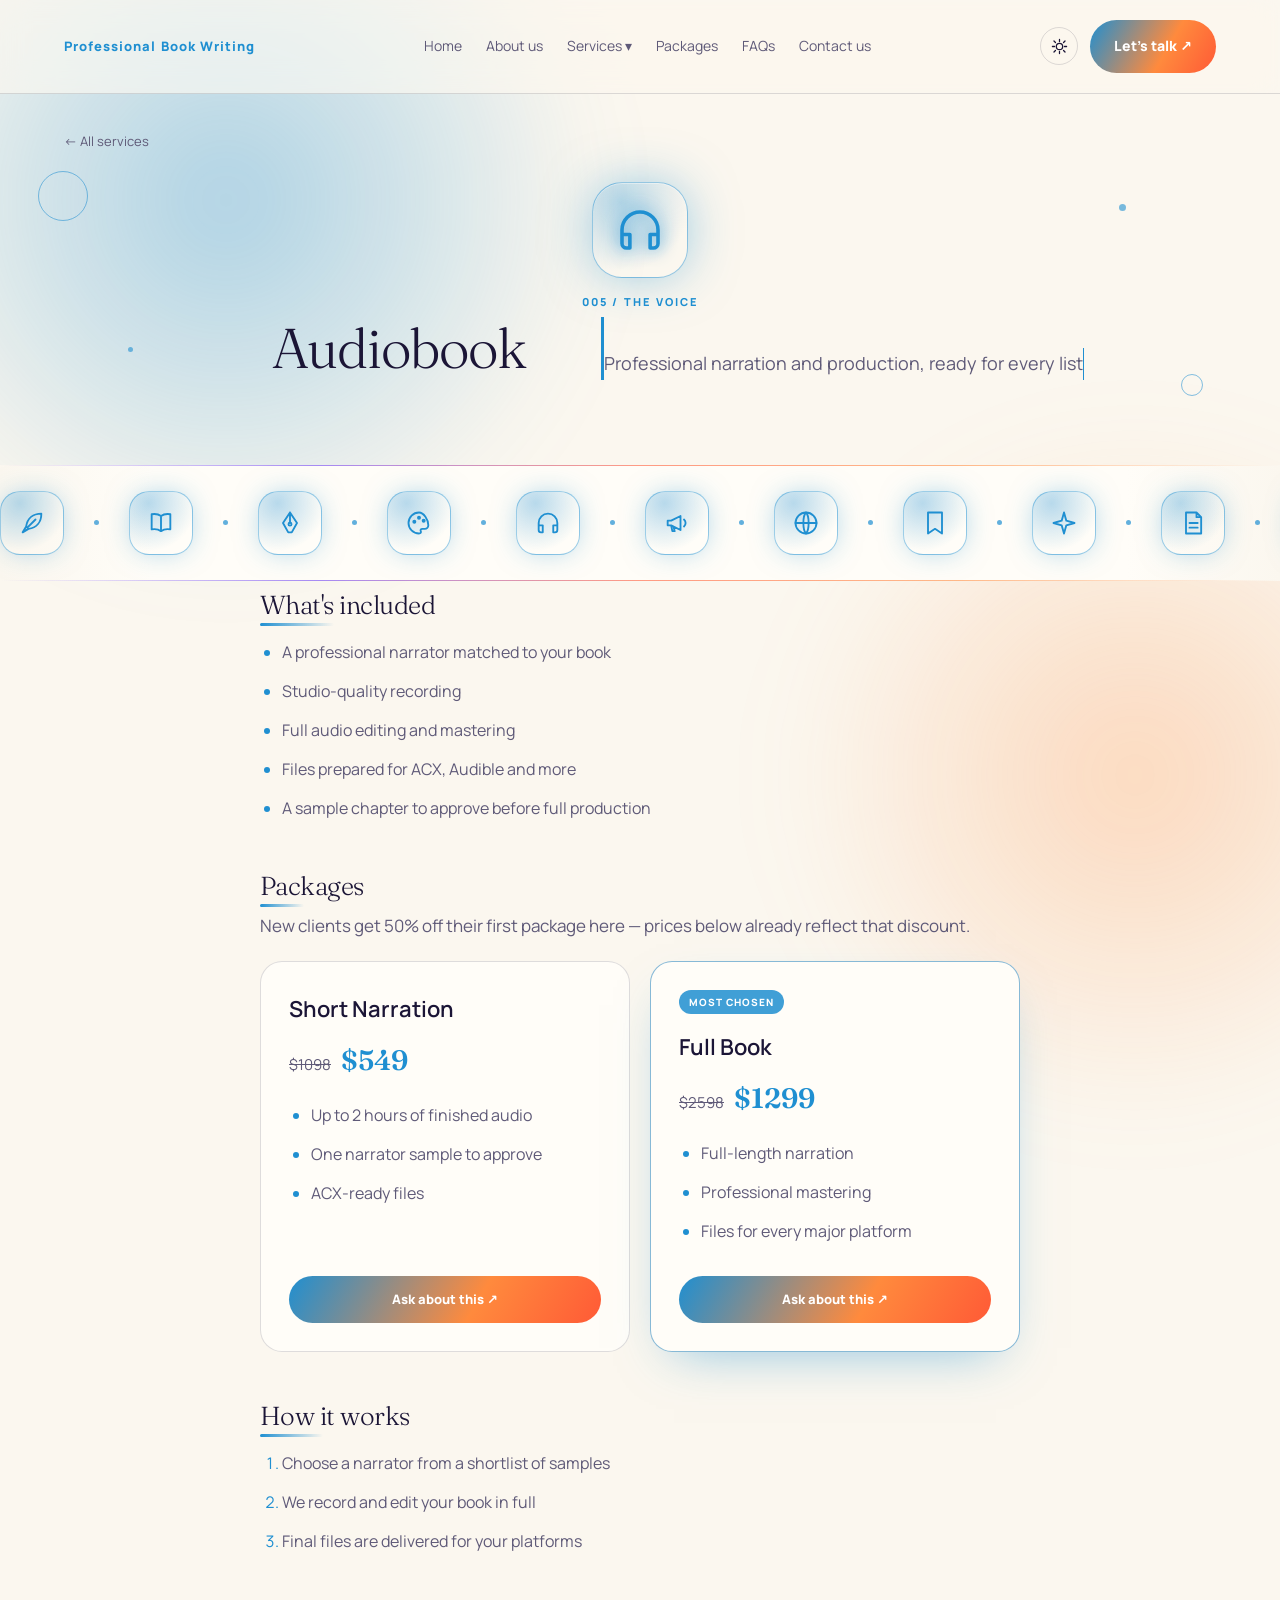
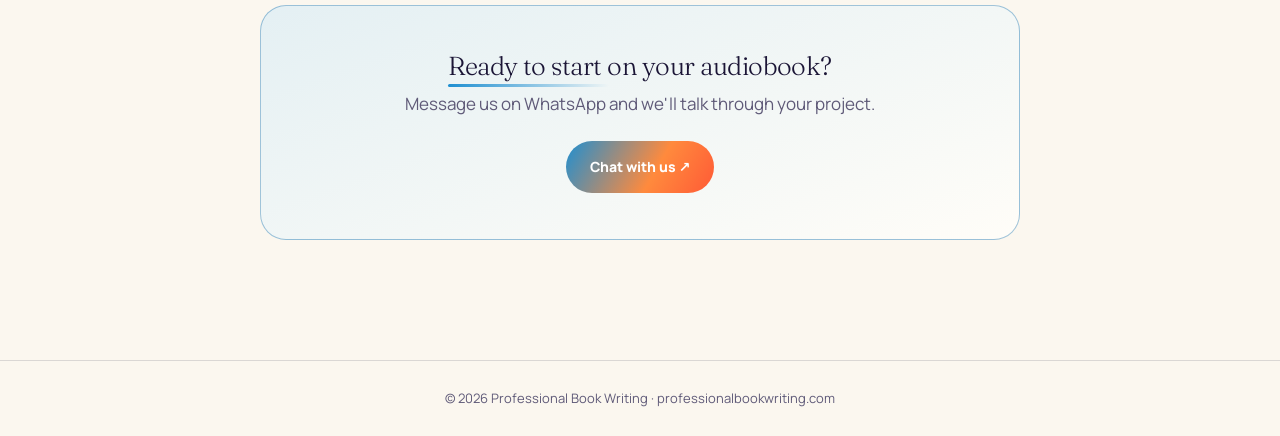
<file: audiobook.html>
<!DOCTYPE html>
<html lang="en"><head><meta charset="UTF-8"><meta name="viewport" content="width=device-width,initial-scale=1">
<title>Audiobook | Professional Book Writing</title>
<meta name="description" content="Professional narration and production, ready for every listening platform.">
<link rel="icon" type="image/x-icon" href="favicon.ico"><link rel="icon" type="image/png" sizes="32x32" href="favicon-32.png"><link rel="apple-touch-icon" href="apple-touch-icon.png">
<link rel="preconnect" href="https://fonts.googleapis.com"><link rel="preconnect" href="https://fonts.gstatic.com" crossorigin>
<link href="https://fonts.googleapis.com/css2?family=Fraunces:ital,wght@0,300;0,600;1,300&family=Manrope:wght@400;600;800&display=swap" rel="stylesheet">
<style>:root{--bg:#fbf7ef;--ink:#1b1536;--mut:#5f5a78;--lime:#ff5a36;--vio:#6a3df0;--cor:#ff8a3d;--card:#fffdf8;--line:#1b153624;--serif:'Fraunces',Georgia,serif;--sans:'Manrope',system-ui,sans-serif}
*,*::before,*::after{box-sizing:border-box;margin:0}
body{background:var(--bg);color:var(--ink);font:400 17px/1.75 var(--sans);position:relative;overflow-x:hidden}
a{color:inherit;text-decoration:none}
.shell{width:min(760px,90%);margin:auto}
h1,h2{font-family:var(--serif);font-weight:300;letter-spacing:-.02em;line-height:1.12}
nav{display:flex;justify-content:space-between;align-items:center;padding:20px 5%;border-bottom:1px solid var(--line)}
.brand{font:800 13px var(--sans);letter-spacing:.08em;color:var(--acc,var(--vio))}
.btn{display:inline-flex;padding:14px 24px;border-radius:99px;background:linear-gradient(120deg,var(--acc,var(--vio)),var(--cor) 60%,var(--lime));color:#fff;font-weight:800;font-size:14px}
.back{color:var(--mut);font-size:13px;display:inline-block;margin:36px 0 0 5%}
.shero{padding:28px 0 40px;text-align:center}
.shero i{display:inline-flex;width:96px;height:96px;padding:20px;border-radius:30px;background:radial-gradient(circle at 30% 20%,color-mix(in srgb,var(--acc,var(--vio)) 32%,transparent),#ffffff05 70%);border:1px solid color-mix(in srgb,var(--acc,var(--vio)) 46%,transparent);box-shadow:0 0 54px -8px color-mix(in srgb,var(--acc,var(--vio)) 58%,transparent),inset 0 1px 0 #ffffff60;color:var(--acc,var(--vio))}
.shero i svg{width:100%;height:100%;fill:none;stroke:currentColor;stroke-width:1.6;stroke-linecap:round;stroke-linejoin:round;filter:drop-shadow(0 0 9px var(--acc,var(--vio)))}
.shero small{display:block;font:800 11px var(--sans);letter-spacing:.2em;color:var(--acc,var(--vio));margin:16px 0 8px}
.shero h1{font-size:clamp(34px,6vw,56px);overflow:hidden;white-space:nowrap;display:inline-block;width:var(--tw,auto);max-width:100%;border-right:.07em solid var(--acc,var(--vio));animation:blk 1s step-end infinite,type 1.1s steps(24,end) .4s both}
.shero p{color:var(--mut);max-width:480px;margin:16px auto 0;font-size:18px}
.scontent{padding:10px 0 70px}
.scontent section{margin-bottom:50px}
.scontent h2{font-size:26px;margin-bottom:18px;position:relative;display:inline-block}
.scontent h2::after{content:"";position:absolute;left:0;bottom:-6px;width:42%;height:3px;background:linear-gradient(90deg,var(--acc,var(--vio)),transparent);border-radius:2px}
.scontent ul,.scontent ol{padding-left:22px;color:var(--mut)}
.scontent li{margin-bottom:11px;font-size:16px}
.scontent li::marker{color:var(--acc,var(--vio))}
.scta{text-align:center;background:linear-gradient(160deg,color-mix(in srgb,var(--acc,var(--vio)) 12%,var(--card)),var(--card));border:1px solid color-mix(in srgb,var(--acc,var(--vio)) 32%,var(--line));border-radius:26px;padding:46px 28px}
.scta h2{margin-bottom:8px}.scta p{color:var(--mut);margin-bottom:22px}
footer{border-top:1px solid var(--line);padding:26px 0;text-align:center;color:var(--mut);font-size:13px}
body::before{content:"";position:fixed;top:-20%;left:-12%;width:70vw;height:70vw;max-width:760px;max-height:760px;border-radius:50%;background:radial-gradient(circle,color-mix(in srgb,var(--acc,var(--vio)) 36%,transparent),transparent 70%);filter:blur(42px);z-index:-1;animation:drift 14s ease-in-out infinite}
body::after{content:"";position:fixed;bottom:-25%;right:-16%;width:60vw;height:60vw;max-width:700px;max-height:700px;border-radius:50%;background:radial-gradient(circle,color-mix(in srgb,var(--cor) 28%,transparent),transparent 70%);filter:blur(46px);z-index:-1;animation:drift 18s ease-in-out infinite reverse}
.rv{animation:riseIn .8s cubic-bezier(.16,1,.3,1) both}
@keyframes riseIn{from{opacity:0;transform:translateY(26px)}}
@keyframes drift{50%{transform:translate(6%,4%) scale(1.14)}}
@keyframes type{from{width:0}}
@keyframes blk{50%{border-color:transparent}}
@media(prefers-reduced-motion:reduce){body::before,body::after{animation:none}.rv{animation:none;opacity:1;transform:none}.shero h1{animation:none;width:var(--tw,auto);border-right:0}}

/* more motion + packages */
.shero i{position:relative;overflow:hidden;animation:float 3.4s ease-in-out infinite}
.shero i::after{content:"";position:absolute;inset:-60%;background:linear-gradient(110deg,transparent 42%,#ffffff55 50%,transparent 58%);transform:translateX(-110%);animation:sheen 4.2s ease-in-out infinite}
@keyframes float{50%{transform:translateY(-8px)}}
@keyframes sheen{0%,55%{transform:translateX(-110%)}100%{transform:translateX(110%)}}
.pkgs{display:grid;grid-template-columns:1fr 1fr;gap:20px}
.pkg{background:var(--card);border:1px solid var(--line);border-radius:22px;padding:28px;display:flex;flex-direction:column;transition:transform .35s}
.pkg:hover{transform:translateY(-6px)}
.pkg.pop{border-color:color-mix(in srgb,var(--acc,var(--vio)) 45%,var(--line));box-shadow:0 20px 50px -24px color-mix(in srgb,var(--acc,var(--vio)) 55%,transparent)}
.pkg .badge{align-self:flex-start;background:color-mix(in srgb,var(--acc,var(--vio)) 85%,transparent);color:#fff;font:800 10px var(--sans);letter-spacing:.1em;padding:5px 10px;border-radius:99px;margin-bottom:14px}
.pkg h3{font-size:22px;font-weight:600;margin-bottom:8px}
.pkg .price{display:flex;align-items:baseline;gap:10px;margin-bottom:16px}
.pkg .price del{color:var(--mut);font-size:15px}
.pkg .price b{font-size:28px;font-family:var(--serif);font-weight:600;color:var(--acc,var(--vio))}
.pkg ul{margin-bottom:20px;flex:1}
.pkg .btn{justify-content:center;text-align:center;font-size:13px;padding:12px 18px}
@media(max-width:560px){.pkgs{grid-template-columns:1fr}}
@media(prefers-reduced-motion:reduce){.shero i{animation:none}.shero i::after{animation:none;display:none}}

/* main-site nav ported to service pages */
:root[data-theme="dark"]{--bg:#150f33;--ink:#fff9f0;--mut:#c4bde3;--card:#201848;--line:#ffffff26}
nav{position:sticky;top:0;z-index:50;background:color-mix(in srgb,var(--bg) 70%,transparent);backdrop-filter:blur(14px) saturate(160%)}
.links{display:flex;gap:24px;font-size:14px;color:var(--mut);align-items:center}
.links a{color:var(--mut)}.links a:hover{color:var(--acc,var(--vio))}
.dd{position:relative}
.ddmenu{position:absolute;top:140%;left:0;background:var(--card);border:1px solid var(--line);border-radius:16px;padding:10px;min-width:220px;box-shadow:0 24px 50px -22px #0008;opacity:0;pointer-events:none;transform:translateY(-6px);transition:.25s;z-index:60}
.dd:hover .ddmenu{opacity:1;pointer-events:all;transform:none}
.ddmenu a{display:block;padding:9px 12px;border-radius:9px;font-size:14px;color:var(--mut)}
.ddmenu a:hover{background:color-mix(in srgb,var(--acc,var(--vio)) 14%,transparent);color:var(--ink)}
.tgl{position:relative;width:38px;height:38px;border-radius:50%;border:1px solid var(--line);background:none;display:grid;place-items:center;color:var(--ink);cursor:pointer;flex:0 0 auto}
.tgl svg{position:absolute;width:17px;height:17px;stroke:currentColor;stroke-width:1.8;stroke-linecap:round;stroke-linejoin:round;fill:none}
.tgl .i-moon{fill:currentColor;stroke:none;display:none}
[data-theme="dark"] .tgl .i-sun{display:none}
[data-theme="dark"] .tgl .i-moon{display:block}
@media(max-width:860px){.links{display:none}}

/* ported icon marquee + hero motes + typed tagline */
.mq{overflow:hidden;padding:26px 0;margin:36px 0 0;background:linear-gradient(90deg,var(--bg),transparent 12%,transparent 88%,var(--bg)),linear-gradient(var(--card),var(--card));position:relative}
.mq::before,.mq::after{content:"";position:absolute;left:0;right:0;height:1px;background:linear-gradient(90deg,transparent,var(--vio),var(--lime),var(--cor),transparent);opacity:.6}.mq::before{top:0}.mq::after{bottom:0}
.mq #mqt2{display:flex;align-items:center;gap:30px;width:max-content;animation:mq 42s linear infinite}
#mqt2 .lg{--a:var(--acc,var(--vio));width:64px;height:64px;border-radius:20px;display:grid;place-items:center;position:relative;overflow:hidden;color:var(--a);background:radial-gradient(circle at 30% 18%,color-mix(in srgb,var(--a) 32%,transparent),transparent 72%);border:1px solid color-mix(in srgb,var(--a) 44%,transparent);box-shadow:0 0 30px -8px color-mix(in srgb,var(--a) 55%,transparent)}
#mqt2 .lg svg{width:28px;height:28px;stroke:currentColor;fill:none;stroke-width:1.6;stroke-linecap:round;stroke-linejoin:round}
#mqt2 .dt{width:5px;height:5px;border-radius:50%;background:var(--acc,var(--vio));opacity:.7}
@keyframes mq{to{transform:translateX(-50%)}}
.shero{position:relative}
.mote{position:absolute;border-radius:50%;border:1px solid color-mix(in srgb,var(--acc,var(--vio)) 55%,transparent);animation:bob 5s ease-in-out infinite}
.mote.dot{background:var(--acc,var(--vio));border:0;opacity:.6}
@keyframes bob{50%{transform:translateY(-14px)}}
.shero h2tag{display:none}
.tagline{overflow:hidden;white-space:nowrap;display:inline-block;width:0;border-right:.07em solid var(--acc,var(--vio));animation:blk 1s step-end infinite,type2 1.2s steps(40,end) 1.6s forwards}
@keyframes type2{to{width:var(--ttw)}}
@media(max-width:720px){.tagline{white-space:normal;width:auto;border-right:0;animation:none}}
@media(prefers-reduced-motion:reduce){.mote{animation:none}#mqt2{animation:none}.tagline{width:var(--ttw);border-right:0;animation:none}}
</style>
</head><body style="--acc:#1f8fd1">
<nav><a class="brand" href="index.html">Professional Book Writing</a>
<div class="links"><a href="index.html#home">Home</a><a href="index.html#about">About us</a><div class="dd"><a href="index.html#services">Services ▾</a><div class="ddmenu"><a href="book-writing.html">Book Writing</a><a href="editing.html">Editing</a><a href="publishing.html">Publishing</a><a href="marketing.html">Marketing</a><a href="audiobook.html">Audiobook</a><a href="author-website.html">Author Website</a><a href="social-media.html">Social Media Marketing</a><a href="hardcopies.html">Hardcopies</a></div></div><a href="index.html#packages">Packages</a><a href="index.html#faq">FAQs</a><a href="index.html#consultation">Contact us</a></div>
<div style="display:flex;gap:12px;align-items:center"><button class="tgl" id="tglBtn" aria-label="Toggle dark mode"><svg class="i-sun" viewBox="0 0 24 24"><circle cx="12" cy="12" r="4.5"/><path d="M12 2v3M12 19v3M4.2 4.2l2.1 2.1M17.7 17.7l2.1 2.1M2 12h3M19 12h3M4.2 19.8l2.1-2.1M17.7 6.3l2.1-2.1"/></svg><svg class="i-moon" viewBox="0 0 24 24"><path d="M21 12.8A9 9 0 1111.2 3 7 7 0 0021 12.8z"/></svg></button><a class="btn" href="https://wa.me/15126686838" target="_blank" rel="noopener">Let's talk ↗</a></div>
</nav>
<a class="back" href="index.html#services">← All services</a>
<header class="shero"><span class="mote" style="width:50px;height:50px;top:6%;left:3%"></span><span class="mote dot" style="width:7px;height:7px;top:18%;right:12%;animation-delay:-1.4s"></span><span class="mote" style="width:22px;height:22px;bottom:12%;right:6%;animation-delay:-2.6s"></span><span class="mote dot" style="width:5px;height:5px;bottom:28%;left:10%;animation-delay:-3.6s"></span><i><svg viewBox="0 0 24 24"><path d="M4 14v-2a8 8 0 0116 0v2M4 14h3.5v6H6a2 2 0 01-2-2zM20 14h-3.5v6H18a2 2 0 002-2z"/></svg></i><small>005 / THE VOICE</small><h1 style="--tw:12ch">Audiobook</h1><p class="tagline" style="--ttw:78ch">Professional narration and production, ready for every listening platform.</p></header>
<div class="mq" aria-hidden="true"><div id="mqt2"></div></div>
<main class="shell scontent">
<section class="rv" style="animation-delay:.1s"><h2>What's included</h2><ul><li>A professional narrator matched to your book</li><li>Studio-quality recording</li><li>Full audio editing and mastering</li><li>Files prepared for ACX, Audible and more</li><li>A sample chapter to approve before full production</li></ul></section>
<section class="rv" style="animation-delay:.25s"><h2>Packages</h2><p style="color:var(--mut);margin:-8px 0 20px">New clients get 50% off their first package here — prices below already reflect that discount.</p><div class="pkgs"><div class="pkg"><h3>Short Narration</h3><div class="price"><del>$1098</del><b>$549</b></div><ul><li>Up to 2 hours of finished audio</li><li>One narrator sample to approve</li><li>ACX-ready files</li></ul><a class="btn" href="https://wa.me/15126686838?text=Hi%21%20I%27m%20interested%20in%20the%20Short%20Narration%20package%20for%20Audiobook." target="_blank" rel="noopener">Ask about this ↗</a></div><div class="pkg pop"><span class="badge">MOST CHOSEN</span><h3>Full Book</h3><div class="price"><del>$2598</del><b>$1299</b></div><ul><li>Full-length narration</li><li>Professional mastering</li><li>Files for every major platform</li></ul><a class="btn" href="https://wa.me/15126686838?text=Hi%21%20I%27m%20interested%20in%20the%20Full%20Book%20package%20for%20Audiobook." target="_blank" rel="noopener">Ask about this ↗</a></div></div></section>
<section class="rv" style="animation-delay:.4s"><h2>How it works</h2><ol><li>Choose a narrator from a shortlist of samples</li><li>We record and edit your book in full</li><li>Final files are delivered for your platforms</li></ol></section>
<section class="scta rv" style="animation-delay:.55s"><h2>Ready to start on your audiobook?</h2><p>Message us on WhatsApp and we'll talk through your project.</p><a class="btn" href="https://wa.me/15126686838" target="_blank" rel="noopener">Chat with us ↗</a></section>
</main>
<footer><span>© 2026 Professional Book Writing · professionalbookwriting.com</span></footer>
<script>
try{var pt=localStorage.getItem('pbw-theme');document.documentElement.dataset.theme=pt||(matchMedia('(prefers-color-scheme:dark)').matches?'dark':'light')}catch(e){}
var tb=document.getElementById('tglBtn');if(tb)tb.addEventListener('click',function(){var nt=document.documentElement.dataset.theme==='dark'?'light':'dark';document.documentElement.dataset.theme=nt;try{localStorage.setItem('pbw-theme',nt)}catch(e){}});
var MQI=['<path d="M20 4c-7 0-12 4-13 11l-3 5 5-3c7-1 11-6 11-13zM8 16l7-7"/>','<path d="M12 6c-2-1.5-5-2-8-1.5v13c3-.5 6 0 8 1.5 2-1.5 5-2 8-1.5v-13c-3-.5-6 0-8 1.5zM12 6v13"/>','<path d="M12 3l6 9-4.5 8h-3L6 12zM12 3v9"/><circle cx="12" cy="13" r="1.3"/>','<path d="M12 3a9 9 0 100 18c1.5 0 2-1 1.5-2s0-2 1.5-2h2a3 3 0 003-3c0-5-4-11-8-11z"/><circle cx="8" cy="11" r=".9"/><circle cx="12" cy="7.5" r=".9"/><circle cx="16" cy="10" r=".9"/>','<path d="M4 14v-2a8 8 0 0116 0v2M4 14h3.5v6H6a2 2 0 01-2-2zM20 14h-3.5v6H18a2 2 0 002-2z"/>','<path d="M4 10v4h3l8 4V6L7 10zM18 9a4 4 0 010 6M7 14l1 5h2l-1-4"/>','<circle cx="12" cy="12" r="9"/><path d="M3 12h18M12 3c3 3 3 15 0 18M12 3c-3 3-3 15 0 18"/>','<path d="M6 3h12v18l-6-4-6 4z"/>','<path d="M12 3l2 7 7 2-7 2-2 7-2-7-7-2 7-2z"/>','<path d="M6 3h9l4 4v14H6zM15 3v4h4M9 12h7M9 16h7"/>'];
var row=MQI.map(function(p){return '<span class="lg"><svg viewBox="0 0 24 24">'+p+'</svg></span><i class="dt"></i>'}).join('');
var mqt2=document.getElementById('mqt2');if(mqt2)mqt2.innerHTML=row+row;
</script>
</body></html>
</file>
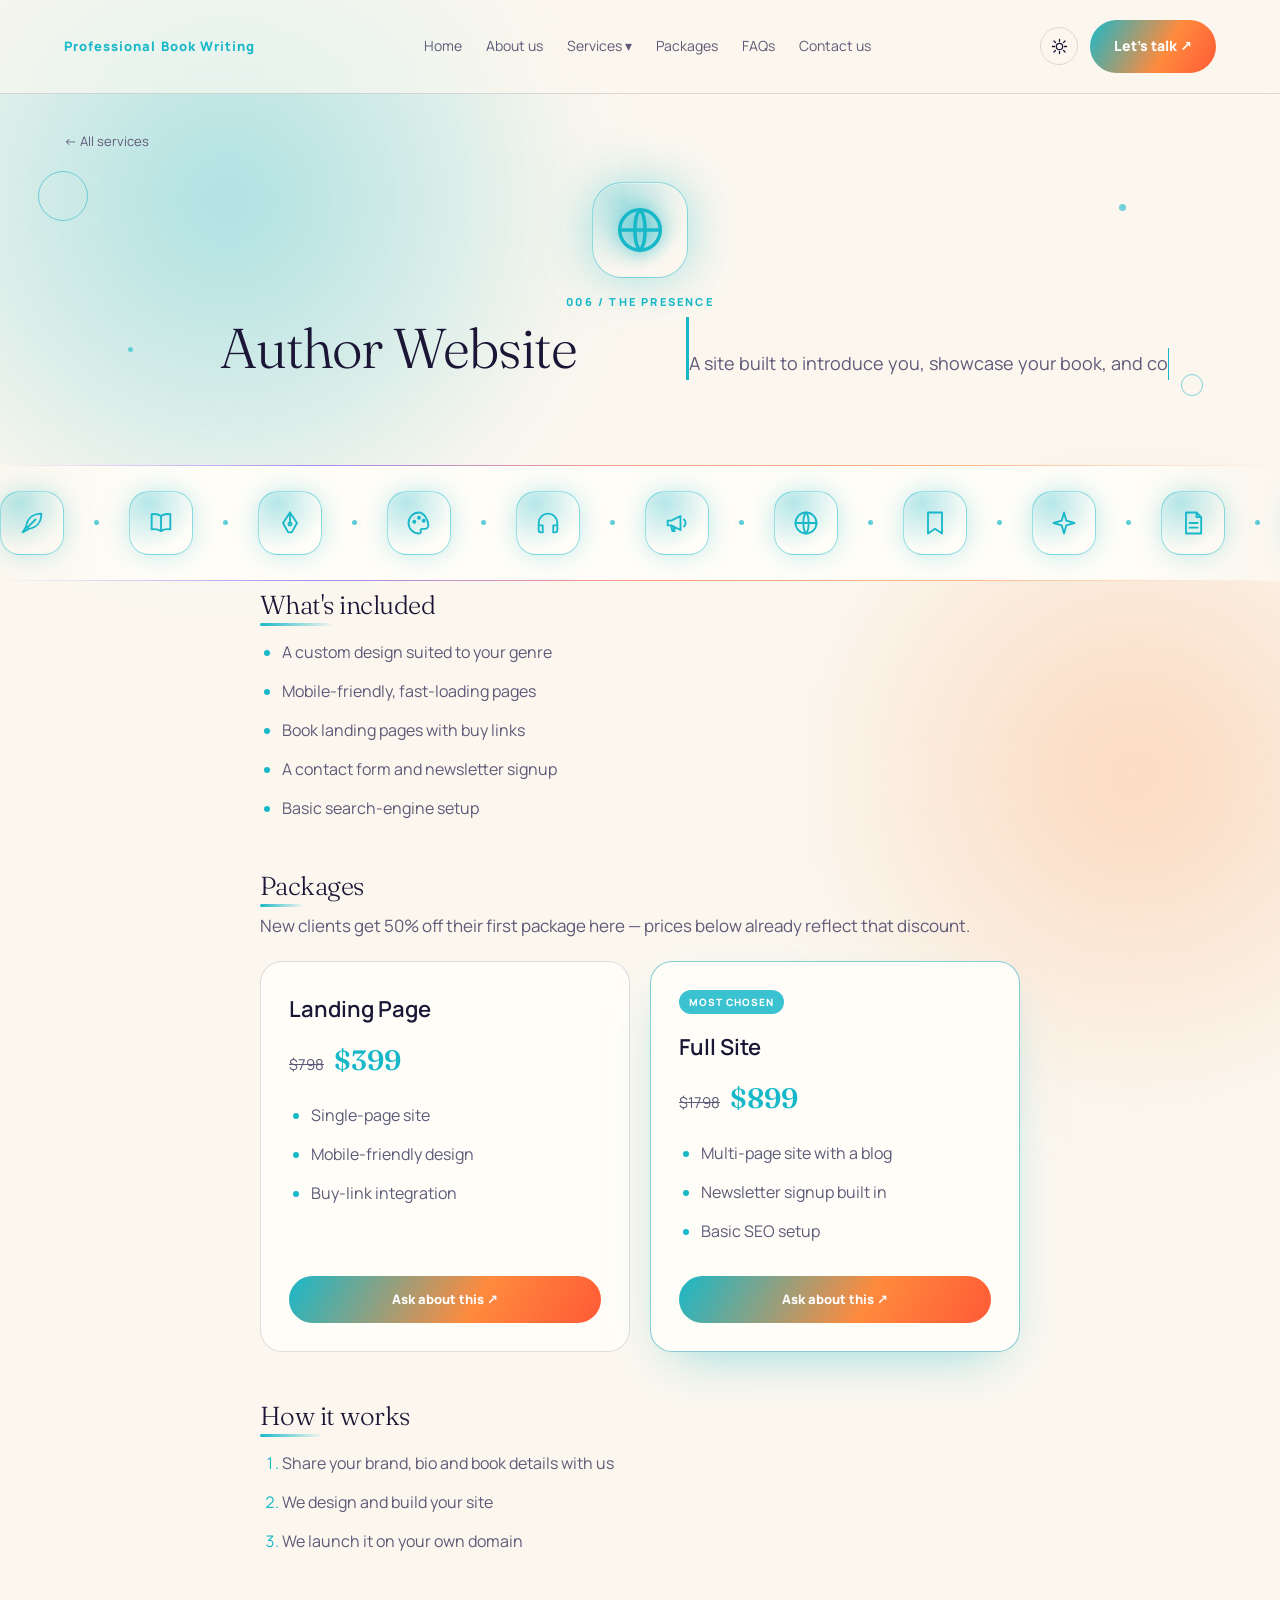
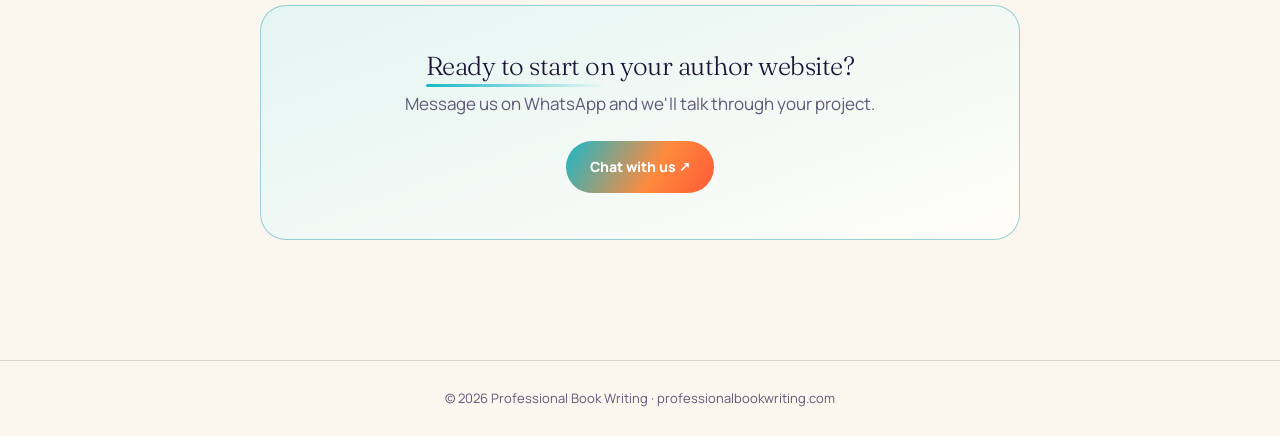
<file: author-website.html>
<!DOCTYPE html>
<html lang="en"><head><meta charset="UTF-8"><meta name="viewport" content="width=device-width,initial-scale=1">
<title>Author Website | Professional Book Writing</title>
<meta name="description" content="A site built to introduce you, showcase your book, and convert visitors into readers.">
<link rel="icon" type="image/x-icon" href="favicon.ico"><link rel="icon" type="image/png" sizes="32x32" href="favicon-32.png"><link rel="apple-touch-icon" href="apple-touch-icon.png">
<link rel="preconnect" href="https://fonts.googleapis.com"><link rel="preconnect" href="https://fonts.gstatic.com" crossorigin>
<link href="https://fonts.googleapis.com/css2?family=Fraunces:ital,wght@0,300;0,600;1,300&family=Manrope:wght@400;600;800&display=swap" rel="stylesheet">
<style>:root{--bg:#fbf7ef;--ink:#1b1536;--mut:#5f5a78;--lime:#ff5a36;--vio:#6a3df0;--cor:#ff8a3d;--card:#fffdf8;--line:#1b153624;--serif:'Fraunces',Georgia,serif;--sans:'Manrope',system-ui,sans-serif}
*,*::before,*::after{box-sizing:border-box;margin:0}
body{background:var(--bg);color:var(--ink);font:400 17px/1.75 var(--sans);position:relative;overflow-x:hidden}
a{color:inherit;text-decoration:none}
.shell{width:min(760px,90%);margin:auto}
h1,h2{font-family:var(--serif);font-weight:300;letter-spacing:-.02em;line-height:1.12}
nav{display:flex;justify-content:space-between;align-items:center;padding:20px 5%;border-bottom:1px solid var(--line)}
.brand{font:800 13px var(--sans);letter-spacing:.08em;color:var(--acc,var(--vio))}
.btn{display:inline-flex;padding:14px 24px;border-radius:99px;background:linear-gradient(120deg,var(--acc,var(--vio)),var(--cor) 60%,var(--lime));color:#fff;font-weight:800;font-size:14px}
.back{color:var(--mut);font-size:13px;display:inline-block;margin:36px 0 0 5%}
.shero{padding:28px 0 40px;text-align:center}
.shero i{display:inline-flex;width:96px;height:96px;padding:20px;border-radius:30px;background:radial-gradient(circle at 30% 20%,color-mix(in srgb,var(--acc,var(--vio)) 32%,transparent),#ffffff05 70%);border:1px solid color-mix(in srgb,var(--acc,var(--vio)) 46%,transparent);box-shadow:0 0 54px -8px color-mix(in srgb,var(--acc,var(--vio)) 58%,transparent),inset 0 1px 0 #ffffff60;color:var(--acc,var(--vio))}
.shero i svg{width:100%;height:100%;fill:none;stroke:currentColor;stroke-width:1.6;stroke-linecap:round;stroke-linejoin:round;filter:drop-shadow(0 0 9px var(--acc,var(--vio)))}
.shero small{display:block;font:800 11px var(--sans);letter-spacing:.2em;color:var(--acc,var(--vio));margin:16px 0 8px}
.shero h1{font-size:clamp(34px,6vw,56px);overflow:hidden;white-space:nowrap;display:inline-block;width:var(--tw,auto);max-width:100%;border-right:.07em solid var(--acc,var(--vio));animation:blk 1s step-end infinite,type 1.1s steps(24,end) .4s both}
.shero p{color:var(--mut);max-width:480px;margin:16px auto 0;font-size:18px}
.scontent{padding:10px 0 70px}
.scontent section{margin-bottom:50px}
.scontent h2{font-size:26px;margin-bottom:18px;position:relative;display:inline-block}
.scontent h2::after{content:"";position:absolute;left:0;bottom:-6px;width:42%;height:3px;background:linear-gradient(90deg,var(--acc,var(--vio)),transparent);border-radius:2px}
.scontent ul,.scontent ol{padding-left:22px;color:var(--mut)}
.scontent li{margin-bottom:11px;font-size:16px}
.scontent li::marker{color:var(--acc,var(--vio))}
.scta{text-align:center;background:linear-gradient(160deg,color-mix(in srgb,var(--acc,var(--vio)) 12%,var(--card)),var(--card));border:1px solid color-mix(in srgb,var(--acc,var(--vio)) 32%,var(--line));border-radius:26px;padding:46px 28px}
.scta h2{margin-bottom:8px}.scta p{color:var(--mut);margin-bottom:22px}
footer{border-top:1px solid var(--line);padding:26px 0;text-align:center;color:var(--mut);font-size:13px}
body::before{content:"";position:fixed;top:-20%;left:-12%;width:70vw;height:70vw;max-width:760px;max-height:760px;border-radius:50%;background:radial-gradient(circle,color-mix(in srgb,var(--acc,var(--vio)) 36%,transparent),transparent 70%);filter:blur(42px);z-index:-1;animation:drift 14s ease-in-out infinite}
body::after{content:"";position:fixed;bottom:-25%;right:-16%;width:60vw;height:60vw;max-width:700px;max-height:700px;border-radius:50%;background:radial-gradient(circle,color-mix(in srgb,var(--cor) 28%,transparent),transparent 70%);filter:blur(46px);z-index:-1;animation:drift 18s ease-in-out infinite reverse}
.rv{animation:riseIn .8s cubic-bezier(.16,1,.3,1) both}
@keyframes riseIn{from{opacity:0;transform:translateY(26px)}}
@keyframes drift{50%{transform:translate(6%,4%) scale(1.14)}}
@keyframes type{from{width:0}}
@keyframes blk{50%{border-color:transparent}}
@media(prefers-reduced-motion:reduce){body::before,body::after{animation:none}.rv{animation:none;opacity:1;transform:none}.shero h1{animation:none;width:var(--tw,auto);border-right:0}}

/* more motion + packages */
.shero i{position:relative;overflow:hidden;animation:float 3.4s ease-in-out infinite}
.shero i::after{content:"";position:absolute;inset:-60%;background:linear-gradient(110deg,transparent 42%,#ffffff55 50%,transparent 58%);transform:translateX(-110%);animation:sheen 4.2s ease-in-out infinite}
@keyframes float{50%{transform:translateY(-8px)}}
@keyframes sheen{0%,55%{transform:translateX(-110%)}100%{transform:translateX(110%)}}
.pkgs{display:grid;grid-template-columns:1fr 1fr;gap:20px}
.pkg{background:var(--card);border:1px solid var(--line);border-radius:22px;padding:28px;display:flex;flex-direction:column;transition:transform .35s}
.pkg:hover{transform:translateY(-6px)}
.pkg.pop{border-color:color-mix(in srgb,var(--acc,var(--vio)) 45%,var(--line));box-shadow:0 20px 50px -24px color-mix(in srgb,var(--acc,var(--vio)) 55%,transparent)}
.pkg .badge{align-self:flex-start;background:color-mix(in srgb,var(--acc,var(--vio)) 85%,transparent);color:#fff;font:800 10px var(--sans);letter-spacing:.1em;padding:5px 10px;border-radius:99px;margin-bottom:14px}
.pkg h3{font-size:22px;font-weight:600;margin-bottom:8px}
.pkg .price{display:flex;align-items:baseline;gap:10px;margin-bottom:16px}
.pkg .price del{color:var(--mut);font-size:15px}
.pkg .price b{font-size:28px;font-family:var(--serif);font-weight:600;color:var(--acc,var(--vio))}
.pkg ul{margin-bottom:20px;flex:1}
.pkg .btn{justify-content:center;text-align:center;font-size:13px;padding:12px 18px}
@media(max-width:560px){.pkgs{grid-template-columns:1fr}}
@media(prefers-reduced-motion:reduce){.shero i{animation:none}.shero i::after{animation:none;display:none}}

/* main-site nav ported to service pages */
:root[data-theme="dark"]{--bg:#150f33;--ink:#fff9f0;--mut:#c4bde3;--card:#201848;--line:#ffffff26}
nav{position:sticky;top:0;z-index:50;background:color-mix(in srgb,var(--bg) 70%,transparent);backdrop-filter:blur(14px) saturate(160%)}
.links{display:flex;gap:24px;font-size:14px;color:var(--mut);align-items:center}
.links a{color:var(--mut)}.links a:hover{color:var(--acc,var(--vio))}
.dd{position:relative}
.ddmenu{position:absolute;top:140%;left:0;background:var(--card);border:1px solid var(--line);border-radius:16px;padding:10px;min-width:220px;box-shadow:0 24px 50px -22px #0008;opacity:0;pointer-events:none;transform:translateY(-6px);transition:.25s;z-index:60}
.dd:hover .ddmenu{opacity:1;pointer-events:all;transform:none}
.ddmenu a{display:block;padding:9px 12px;border-radius:9px;font-size:14px;color:var(--mut)}
.ddmenu a:hover{background:color-mix(in srgb,var(--acc,var(--vio)) 14%,transparent);color:var(--ink)}
.tgl{position:relative;width:38px;height:38px;border-radius:50%;border:1px solid var(--line);background:none;display:grid;place-items:center;color:var(--ink);cursor:pointer;flex:0 0 auto}
.tgl svg{position:absolute;width:17px;height:17px;stroke:currentColor;stroke-width:1.8;stroke-linecap:round;stroke-linejoin:round;fill:none}
.tgl .i-moon{fill:currentColor;stroke:none;display:none}
[data-theme="dark"] .tgl .i-sun{display:none}
[data-theme="dark"] .tgl .i-moon{display:block}
@media(max-width:860px){.links{display:none}}

/* ported icon marquee + hero motes + typed tagline */
.mq{overflow:hidden;padding:26px 0;margin:36px 0 0;background:linear-gradient(90deg,var(--bg),transparent 12%,transparent 88%,var(--bg)),linear-gradient(var(--card),var(--card));position:relative}
.mq::before,.mq::after{content:"";position:absolute;left:0;right:0;height:1px;background:linear-gradient(90deg,transparent,var(--vio),var(--lime),var(--cor),transparent);opacity:.6}.mq::before{top:0}.mq::after{bottom:0}
.mq #mqt2{display:flex;align-items:center;gap:30px;width:max-content;animation:mq 42s linear infinite}
#mqt2 .lg{--a:var(--acc,var(--vio));width:64px;height:64px;border-radius:20px;display:grid;place-items:center;position:relative;overflow:hidden;color:var(--a);background:radial-gradient(circle at 30% 18%,color-mix(in srgb,var(--a) 32%,transparent),transparent 72%);border:1px solid color-mix(in srgb,var(--a) 44%,transparent);box-shadow:0 0 30px -8px color-mix(in srgb,var(--a) 55%,transparent)}
#mqt2 .lg svg{width:28px;height:28px;stroke:currentColor;fill:none;stroke-width:1.6;stroke-linecap:round;stroke-linejoin:round}
#mqt2 .dt{width:5px;height:5px;border-radius:50%;background:var(--acc,var(--vio));opacity:.7}
@keyframes mq{to{transform:translateX(-50%)}}
.shero{position:relative}
.mote{position:absolute;border-radius:50%;border:1px solid color-mix(in srgb,var(--acc,var(--vio)) 55%,transparent);animation:bob 5s ease-in-out infinite}
.mote.dot{background:var(--acc,var(--vio));border:0;opacity:.6}
@keyframes bob{50%{transform:translateY(-14px)}}
.shero h2tag{display:none}
.tagline{overflow:hidden;white-space:nowrap;display:inline-block;width:0;border-right:.07em solid var(--acc,var(--vio));animation:blk 1s step-end infinite,type2 1.2s steps(40,end) 1.6s forwards}
@keyframes type2{to{width:var(--ttw)}}
@media(max-width:720px){.tagline{white-space:normal;width:auto;border-right:0;animation:none}}
@media(prefers-reduced-motion:reduce){.mote{animation:none}#mqt2{animation:none}.tagline{width:var(--ttw);border-right:0;animation:none}}
</style>
</head><body style="--acc:#19b8c9">
<nav><a class="brand" href="index.html">Professional Book Writing</a>
<div class="links"><a href="index.html#home">Home</a><a href="index.html#about">About us</a><div class="dd"><a href="index.html#services">Services ▾</a><div class="ddmenu"><a href="book-writing.html">Book Writing</a><a href="editing.html">Editing</a><a href="publishing.html">Publishing</a><a href="marketing.html">Marketing</a><a href="audiobook.html">Audiobook</a><a href="author-website.html">Author Website</a><a href="social-media.html">Social Media Marketing</a><a href="hardcopies.html">Hardcopies</a></div></div><a href="index.html#packages">Packages</a><a href="index.html#faq">FAQs</a><a href="index.html#consultation">Contact us</a></div>
<div style="display:flex;gap:12px;align-items:center"><button class="tgl" id="tglBtn" aria-label="Toggle dark mode"><svg class="i-sun" viewBox="0 0 24 24"><circle cx="12" cy="12" r="4.5"/><path d="M12 2v3M12 19v3M4.2 4.2l2.1 2.1M17.7 17.7l2.1 2.1M2 12h3M19 12h3M4.2 19.8l2.1-2.1M17.7 6.3l2.1-2.1"/></svg><svg class="i-moon" viewBox="0 0 24 24"><path d="M21 12.8A9 9 0 1111.2 3 7 7 0 0021 12.8z"/></svg></button><a class="btn" href="https://wa.me/15126686838" target="_blank" rel="noopener">Let's talk ↗</a></div>
</nav>
<a class="back" href="index.html#services">← All services</a>
<header class="shero"><span class="mote" style="width:50px;height:50px;top:6%;left:3%"></span><span class="mote dot" style="width:7px;height:7px;top:18%;right:12%;animation-delay:-1.4s"></span><span class="mote" style="width:22px;height:22px;bottom:12%;right:6%;animation-delay:-2.6s"></span><span class="mote dot" style="width:5px;height:5px;bottom:28%;left:10%;animation-delay:-3.6s"></span><i><svg viewBox="0 0 24 24"><circle cx="12" cy="12" r="9"/><path d="M3 12h18M12 3c3 3 3 15 0 18M12 3c-3 3-3 15 0 18"/></svg></i><small>006 / THE PRESENCE</small><h1 style="--tw:17ch">Author Website</h1><p class="tagline" style="--ttw:89ch">A site built to introduce you, showcase your book, and convert visitors into readers.</p></header>
<div class="mq" aria-hidden="true"><div id="mqt2"></div></div>
<main class="shell scontent">
<section class="rv" style="animation-delay:.1s"><h2>What's included</h2><ul><li>A custom design suited to your genre</li><li>Mobile-friendly, fast-loading pages</li><li>Book landing pages with buy links</li><li>A contact form and newsletter signup</li><li>Basic search-engine setup</li></ul></section>
<section class="rv" style="animation-delay:.25s"><h2>Packages</h2><p style="color:var(--mut);margin:-8px 0 20px">New clients get 50% off their first package here — prices below already reflect that discount.</p><div class="pkgs"><div class="pkg"><h3>Landing Page</h3><div class="price"><del>$798</del><b>$399</b></div><ul><li>Single-page site</li><li>Mobile-friendly design</li><li>Buy-link integration</li></ul><a class="btn" href="https://wa.me/15126686838?text=Hi%21%20I%27m%20interested%20in%20the%20Landing%20Page%20package%20for%20Author%20Website." target="_blank" rel="noopener">Ask about this ↗</a></div><div class="pkg pop"><span class="badge">MOST CHOSEN</span><h3>Full Site</h3><div class="price"><del>$1798</del><b>$899</b></div><ul><li>Multi-page site with a blog</li><li>Newsletter signup built in</li><li>Basic SEO setup</li></ul><a class="btn" href="https://wa.me/15126686838?text=Hi%21%20I%27m%20interested%20in%20the%20Full%20Site%20package%20for%20Author%20Website." target="_blank" rel="noopener">Ask about this ↗</a></div></div></section>
<section class="rv" style="animation-delay:.4s"><h2>How it works</h2><ol><li>Share your brand, bio and book details with us</li><li>We design and build your site</li><li>We launch it on your own domain</li></ol></section>
<section class="scta rv" style="animation-delay:.55s"><h2>Ready to start on your author website?</h2><p>Message us on WhatsApp and we'll talk through your project.</p><a class="btn" href="https://wa.me/15126686838" target="_blank" rel="noopener">Chat with us ↗</a></section>
</main>
<footer><span>© 2026 Professional Book Writing · professionalbookwriting.com</span></footer>
<script>
try{var pt=localStorage.getItem('pbw-theme');document.documentElement.dataset.theme=pt||(matchMedia('(prefers-color-scheme:dark)').matches?'dark':'light')}catch(e){}
var tb=document.getElementById('tglBtn');if(tb)tb.addEventListener('click',function(){var nt=document.documentElement.dataset.theme==='dark'?'light':'dark';document.documentElement.dataset.theme=nt;try{localStorage.setItem('pbw-theme',nt)}catch(e){}});
var MQI=['<path d="M20 4c-7 0-12 4-13 11l-3 5 5-3c7-1 11-6 11-13zM8 16l7-7"/>','<path d="M12 6c-2-1.5-5-2-8-1.5v13c3-.5 6 0 8 1.5 2-1.5 5-2 8-1.5v-13c-3-.5-6 0-8 1.5zM12 6v13"/>','<path d="M12 3l6 9-4.5 8h-3L6 12zM12 3v9"/><circle cx="12" cy="13" r="1.3"/>','<path d="M12 3a9 9 0 100 18c1.5 0 2-1 1.5-2s0-2 1.5-2h2a3 3 0 003-3c0-5-4-11-8-11z"/><circle cx="8" cy="11" r=".9"/><circle cx="12" cy="7.5" r=".9"/><circle cx="16" cy="10" r=".9"/>','<path d="M4 14v-2a8 8 0 0116 0v2M4 14h3.5v6H6a2 2 0 01-2-2zM20 14h-3.5v6H18a2 2 0 002-2z"/>','<path d="M4 10v4h3l8 4V6L7 10zM18 9a4 4 0 010 6M7 14l1 5h2l-1-4"/>','<circle cx="12" cy="12" r="9"/><path d="M3 12h18M12 3c3 3 3 15 0 18M12 3c-3 3-3 15 0 18"/>','<path d="M6 3h12v18l-6-4-6 4z"/>','<path d="M12 3l2 7 7 2-7 2-2 7-2-7-7-2 7-2z"/>','<path d="M6 3h9l4 4v14H6zM15 3v4h4M9 12h7M9 16h7"/>'];
var row=MQI.map(function(p){return '<span class="lg"><svg viewBox="0 0 24 24">'+p+'</svg></span><i class="dt"></i>'}).join('');
var mqt2=document.getElementById('mqt2');if(mqt2)mqt2.innerHTML=row+row;
</script>
</body></html>
</file>
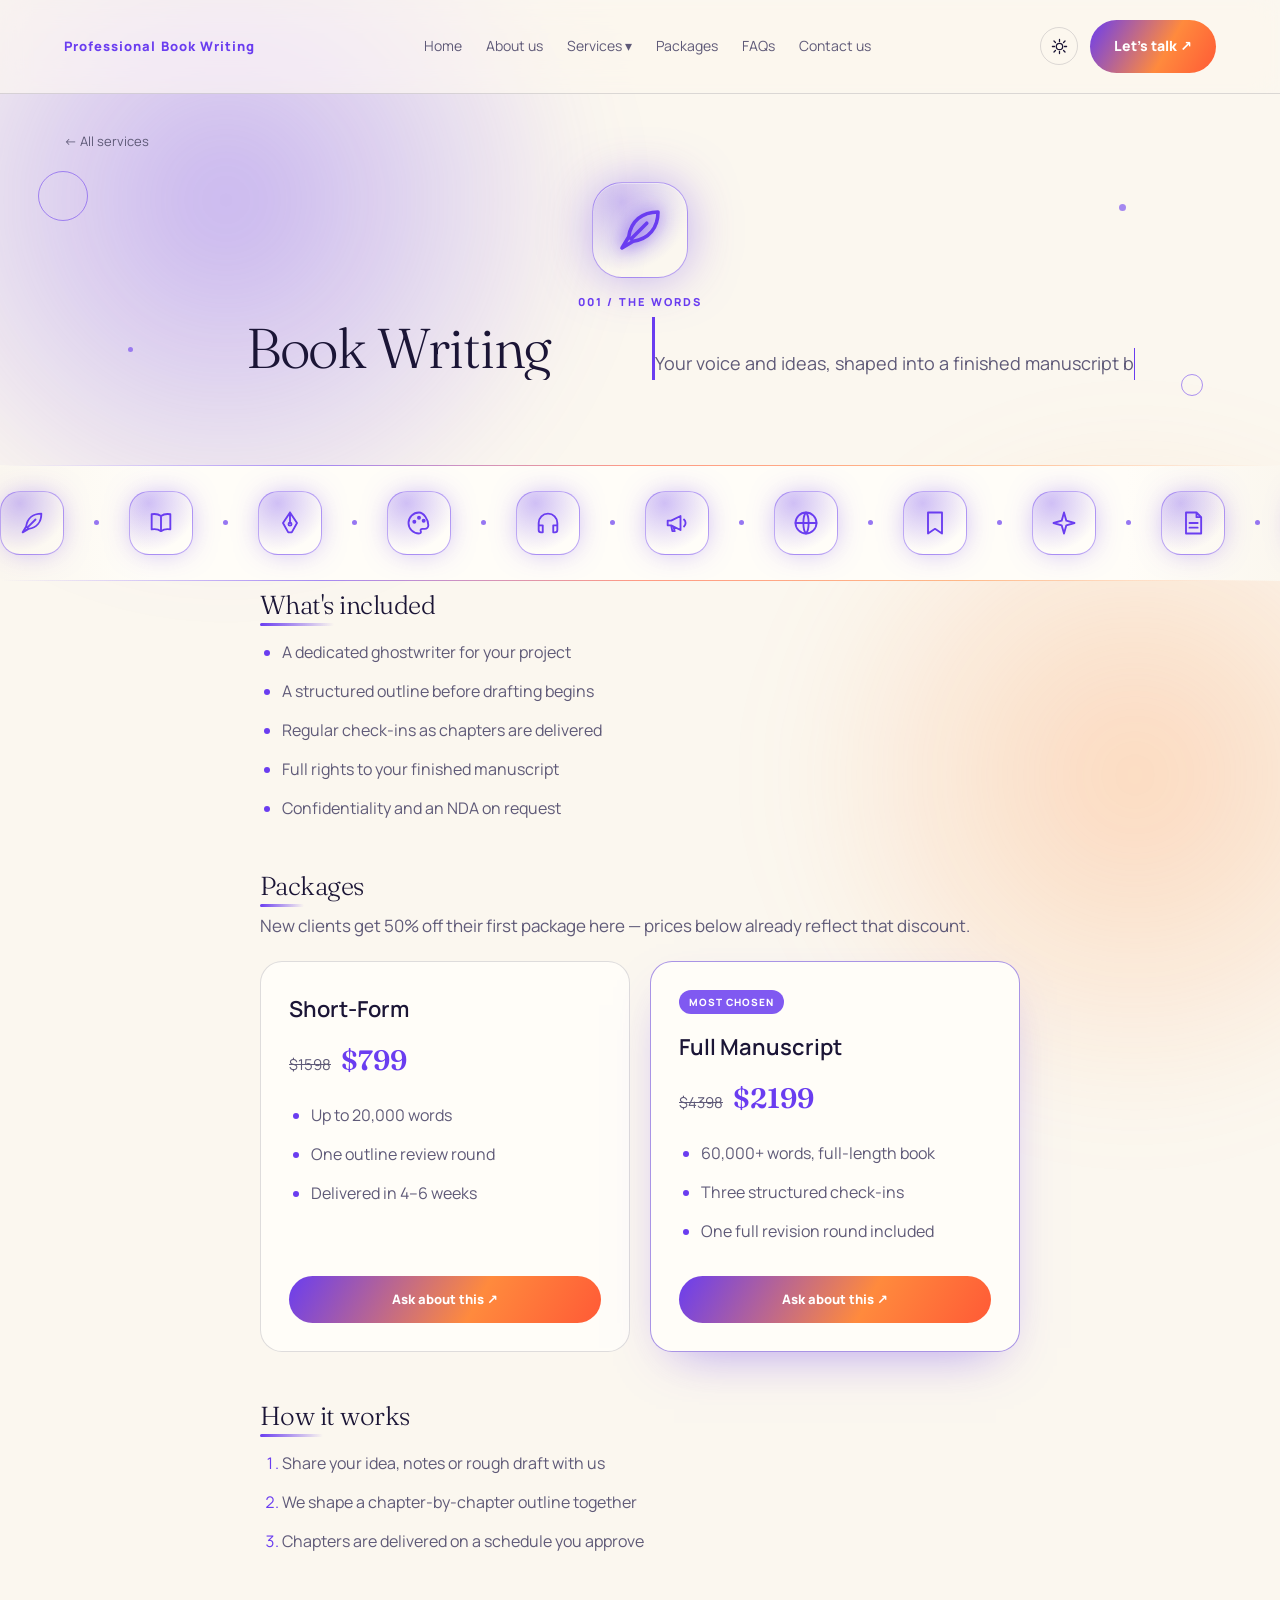
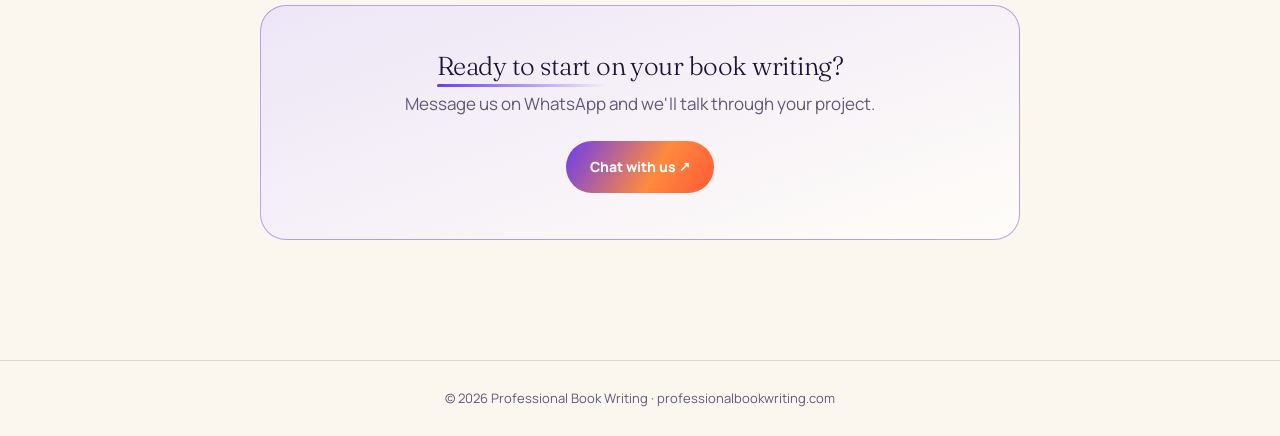
<file: book-writing.html>
<!DOCTYPE html>
<html lang="en"><head><meta charset="UTF-8"><meta name="viewport" content="width=device-width,initial-scale=1">
<title>Book Writing | Professional Book Writing</title>
<meta name="description" content="Your voice and ideas, shaped into a finished manuscript by a professional writer.">
<link rel="icon" type="image/x-icon" href="favicon.ico"><link rel="icon" type="image/png" sizes="32x32" href="favicon-32.png"><link rel="apple-touch-icon" href="apple-touch-icon.png">
<link rel="preconnect" href="https://fonts.googleapis.com"><link rel="preconnect" href="https://fonts.gstatic.com" crossorigin>
<link href="https://fonts.googleapis.com/css2?family=Fraunces:ital,wght@0,300;0,600;1,300&family=Manrope:wght@400;600;800&display=swap" rel="stylesheet">
<style>:root{--bg:#fbf7ef;--ink:#1b1536;--mut:#5f5a78;--lime:#ff5a36;--vio:#6a3df0;--cor:#ff8a3d;--card:#fffdf8;--line:#1b153624;--serif:'Fraunces',Georgia,serif;--sans:'Manrope',system-ui,sans-serif}
*,*::before,*::after{box-sizing:border-box;margin:0}
body{background:var(--bg);color:var(--ink);font:400 17px/1.75 var(--sans);position:relative;overflow-x:hidden}
a{color:inherit;text-decoration:none}
.shell{width:min(760px,90%);margin:auto}
h1,h2{font-family:var(--serif);font-weight:300;letter-spacing:-.02em;line-height:1.12}
nav{display:flex;justify-content:space-between;align-items:center;padding:20px 5%;border-bottom:1px solid var(--line)}
.brand{font:800 13px var(--sans);letter-spacing:.08em;color:var(--acc,var(--vio))}
.btn{display:inline-flex;padding:14px 24px;border-radius:99px;background:linear-gradient(120deg,var(--acc,var(--vio)),var(--cor) 60%,var(--lime));color:#fff;font-weight:800;font-size:14px}
.back{color:var(--mut);font-size:13px;display:inline-block;margin:36px 0 0 5%}
.shero{padding:28px 0 40px;text-align:center}
.shero i{display:inline-flex;width:96px;height:96px;padding:20px;border-radius:30px;background:radial-gradient(circle at 30% 20%,color-mix(in srgb,var(--acc,var(--vio)) 32%,transparent),#ffffff05 70%);border:1px solid color-mix(in srgb,var(--acc,var(--vio)) 46%,transparent);box-shadow:0 0 54px -8px color-mix(in srgb,var(--acc,var(--vio)) 58%,transparent),inset 0 1px 0 #ffffff60;color:var(--acc,var(--vio))}
.shero i svg{width:100%;height:100%;fill:none;stroke:currentColor;stroke-width:1.6;stroke-linecap:round;stroke-linejoin:round;filter:drop-shadow(0 0 9px var(--acc,var(--vio)))}
.shero small{display:block;font:800 11px var(--sans);letter-spacing:.2em;color:var(--acc,var(--vio));margin:16px 0 8px}
.shero h1{font-size:clamp(34px,6vw,56px);overflow:hidden;white-space:nowrap;display:inline-block;width:var(--tw,auto);max-width:100%;border-right:.07em solid var(--acc,var(--vio));animation:blk 1s step-end infinite,type 1.1s steps(24,end) .4s both}
.shero p{color:var(--mut);max-width:480px;margin:16px auto 0;font-size:18px}
.scontent{padding:10px 0 70px}
.scontent section{margin-bottom:50px}
.scontent h2{font-size:26px;margin-bottom:18px;position:relative;display:inline-block}
.scontent h2::after{content:"";position:absolute;left:0;bottom:-6px;width:42%;height:3px;background:linear-gradient(90deg,var(--acc,var(--vio)),transparent);border-radius:2px}
.scontent ul,.scontent ol{padding-left:22px;color:var(--mut)}
.scontent li{margin-bottom:11px;font-size:16px}
.scontent li::marker{color:var(--acc,var(--vio))}
.scta{text-align:center;background:linear-gradient(160deg,color-mix(in srgb,var(--acc,var(--vio)) 12%,var(--card)),var(--card));border:1px solid color-mix(in srgb,var(--acc,var(--vio)) 32%,var(--line));border-radius:26px;padding:46px 28px}
.scta h2{margin-bottom:8px}.scta p{color:var(--mut);margin-bottom:22px}
footer{border-top:1px solid var(--line);padding:26px 0;text-align:center;color:var(--mut);font-size:13px}
body::before{content:"";position:fixed;top:-20%;left:-12%;width:70vw;height:70vw;max-width:760px;max-height:760px;border-radius:50%;background:radial-gradient(circle,color-mix(in srgb,var(--acc,var(--vio)) 36%,transparent),transparent 70%);filter:blur(42px);z-index:-1;animation:drift 14s ease-in-out infinite}
body::after{content:"";position:fixed;bottom:-25%;right:-16%;width:60vw;height:60vw;max-width:700px;max-height:700px;border-radius:50%;background:radial-gradient(circle,color-mix(in srgb,var(--cor) 28%,transparent),transparent 70%);filter:blur(46px);z-index:-1;animation:drift 18s ease-in-out infinite reverse}
.rv{animation:riseIn .8s cubic-bezier(.16,1,.3,1) both}
@keyframes riseIn{from{opacity:0;transform:translateY(26px)}}
@keyframes drift{50%{transform:translate(6%,4%) scale(1.14)}}
@keyframes type{from{width:0}}
@keyframes blk{50%{border-color:transparent}}
@media(prefers-reduced-motion:reduce){body::before,body::after{animation:none}.rv{animation:none;opacity:1;transform:none}.shero h1{animation:none;width:var(--tw,auto);border-right:0}}

/* more motion + packages */
.shero i{position:relative;overflow:hidden;animation:float 3.4s ease-in-out infinite}
.shero i::after{content:"";position:absolute;inset:-60%;background:linear-gradient(110deg,transparent 42%,#ffffff55 50%,transparent 58%);transform:translateX(-110%);animation:sheen 4.2s ease-in-out infinite}
@keyframes float{50%{transform:translateY(-8px)}}
@keyframes sheen{0%,55%{transform:translateX(-110%)}100%{transform:translateX(110%)}}
.pkgs{display:grid;grid-template-columns:1fr 1fr;gap:20px}
.pkg{background:var(--card);border:1px solid var(--line);border-radius:22px;padding:28px;display:flex;flex-direction:column;transition:transform .35s}
.pkg:hover{transform:translateY(-6px)}
.pkg.pop{border-color:color-mix(in srgb,var(--acc,var(--vio)) 45%,var(--line));box-shadow:0 20px 50px -24px color-mix(in srgb,var(--acc,var(--vio)) 55%,transparent)}
.pkg .badge{align-self:flex-start;background:color-mix(in srgb,var(--acc,var(--vio)) 85%,transparent);color:#fff;font:800 10px var(--sans);letter-spacing:.1em;padding:5px 10px;border-radius:99px;margin-bottom:14px}
.pkg h3{font-size:22px;font-weight:600;margin-bottom:8px}
.pkg .price{display:flex;align-items:baseline;gap:10px;margin-bottom:16px}
.pkg .price del{color:var(--mut);font-size:15px}
.pkg .price b{font-size:28px;font-family:var(--serif);font-weight:600;color:var(--acc,var(--vio))}
.pkg ul{margin-bottom:20px;flex:1}
.pkg .btn{justify-content:center;text-align:center;font-size:13px;padding:12px 18px}
@media(max-width:560px){.pkgs{grid-template-columns:1fr}}
@media(prefers-reduced-motion:reduce){.shero i{animation:none}.shero i::after{animation:none;display:none}}

/* main-site nav ported to service pages */
:root[data-theme="dark"]{--bg:#150f33;--ink:#fff9f0;--mut:#c4bde3;--card:#201848;--line:#ffffff26}
nav{position:sticky;top:0;z-index:50;background:color-mix(in srgb,var(--bg) 70%,transparent);backdrop-filter:blur(14px) saturate(160%)}
.links{display:flex;gap:24px;font-size:14px;color:var(--mut);align-items:center}
.links a{color:var(--mut)}.links a:hover{color:var(--acc,var(--vio))}
.dd{position:relative}
.ddmenu{position:absolute;top:140%;left:0;background:var(--card);border:1px solid var(--line);border-radius:16px;padding:10px;min-width:220px;box-shadow:0 24px 50px -22px #0008;opacity:0;pointer-events:none;transform:translateY(-6px);transition:.25s;z-index:60}
.dd:hover .ddmenu{opacity:1;pointer-events:all;transform:none}
.ddmenu a{display:block;padding:9px 12px;border-radius:9px;font-size:14px;color:var(--mut)}
.ddmenu a:hover{background:color-mix(in srgb,var(--acc,var(--vio)) 14%,transparent);color:var(--ink)}
.tgl{position:relative;width:38px;height:38px;border-radius:50%;border:1px solid var(--line);background:none;display:grid;place-items:center;color:var(--ink);cursor:pointer;flex:0 0 auto}
.tgl svg{position:absolute;width:17px;height:17px;stroke:currentColor;stroke-width:1.8;stroke-linecap:round;stroke-linejoin:round;fill:none}
.tgl .i-moon{fill:currentColor;stroke:none;display:none}
[data-theme="dark"] .tgl .i-sun{display:none}
[data-theme="dark"] .tgl .i-moon{display:block}
@media(max-width:860px){.links{display:none}}

/* ported icon marquee + hero motes + typed tagline */
.mq{overflow:hidden;padding:26px 0;margin:36px 0 0;background:linear-gradient(90deg,var(--bg),transparent 12%,transparent 88%,var(--bg)),linear-gradient(var(--card),var(--card));position:relative}
.mq::before,.mq::after{content:"";position:absolute;left:0;right:0;height:1px;background:linear-gradient(90deg,transparent,var(--vio),var(--lime),var(--cor),transparent);opacity:.6}.mq::before{top:0}.mq::after{bottom:0}
.mq #mqt2{display:flex;align-items:center;gap:30px;width:max-content;animation:mq 42s linear infinite}
#mqt2 .lg{--a:var(--acc,var(--vio));width:64px;height:64px;border-radius:20px;display:grid;place-items:center;position:relative;overflow:hidden;color:var(--a);background:radial-gradient(circle at 30% 18%,color-mix(in srgb,var(--a) 32%,transparent),transparent 72%);border:1px solid color-mix(in srgb,var(--a) 44%,transparent);box-shadow:0 0 30px -8px color-mix(in srgb,var(--a) 55%,transparent)}
#mqt2 .lg svg{width:28px;height:28px;stroke:currentColor;fill:none;stroke-width:1.6;stroke-linecap:round;stroke-linejoin:round}
#mqt2 .dt{width:5px;height:5px;border-radius:50%;background:var(--acc,var(--vio));opacity:.7}
@keyframes mq{to{transform:translateX(-50%)}}
.shero{position:relative}
.mote{position:absolute;border-radius:50%;border:1px solid color-mix(in srgb,var(--acc,var(--vio)) 55%,transparent);animation:bob 5s ease-in-out infinite}
.mote.dot{background:var(--acc,var(--vio));border:0;opacity:.6}
@keyframes bob{50%{transform:translateY(-14px)}}
.shero h2tag{display:none}
.tagline{overflow:hidden;white-space:nowrap;display:inline-block;width:0;border-right:.07em solid var(--acc,var(--vio));animation:blk 1s step-end infinite,type2 1.2s steps(40,end) 1.6s forwards}
@keyframes type2{to{width:var(--ttw)}}
@media(max-width:720px){.tagline{white-space:normal;width:auto;border-right:0;animation:none}}
@media(prefers-reduced-motion:reduce){.mote{animation:none}#mqt2{animation:none}.tagline{width:var(--ttw);border-right:0;animation:none}}
</style>
</head><body style="--acc:#6a3df0">
<nav><a class="brand" href="index.html">Professional Book Writing</a>
<div class="links"><a href="index.html#home">Home</a><a href="index.html#about">About us</a><div class="dd"><a href="index.html#services">Services ▾</a><div class="ddmenu"><a href="book-writing.html">Book Writing</a><a href="editing.html">Editing</a><a href="publishing.html">Publishing</a><a href="marketing.html">Marketing</a><a href="audiobook.html">Audiobook</a><a href="author-website.html">Author Website</a><a href="social-media.html">Social Media Marketing</a><a href="hardcopies.html">Hardcopies</a></div></div><a href="index.html#packages">Packages</a><a href="index.html#faq">FAQs</a><a href="index.html#consultation">Contact us</a></div>
<div style="display:flex;gap:12px;align-items:center"><button class="tgl" id="tglBtn" aria-label="Toggle dark mode"><svg class="i-sun" viewBox="0 0 24 24"><circle cx="12" cy="12" r="4.5"/><path d="M12 2v3M12 19v3M4.2 4.2l2.1 2.1M17.7 17.7l2.1 2.1M2 12h3M19 12h3M4.2 19.8l2.1-2.1M17.7 6.3l2.1-2.1"/></svg><svg class="i-moon" viewBox="0 0 24 24"><path d="M21 12.8A9 9 0 1111.2 3 7 7 0 0021 12.8z"/></svg></button><a class="btn" href="https://wa.me/15126686838" target="_blank" rel="noopener">Let's talk ↗</a></div>
</nav>
<a class="back" href="index.html#services">← All services</a>
<header class="shero"><span class="mote" style="width:50px;height:50px;top:6%;left:3%"></span><span class="mote dot" style="width:7px;height:7px;top:18%;right:12%;animation-delay:-1.4s"></span><span class="mote" style="width:22px;height:22px;bottom:12%;right:6%;animation-delay:-2.6s"></span><span class="mote dot" style="width:5px;height:5px;bottom:28%;left:10%;animation-delay:-3.6s"></span><i><svg viewBox="0 0 24 24"><path d="M20 4c-7 0-12 4-13 11l-3 5 5-3c7-1 11-6 11-13zM8 16l7-7"/></svg></i><small>001 / THE WORDS</small><h1 style="--tw:15ch">Book Writing</h1><p class="tagline" style="--ttw:85ch">Your voice and ideas, shaped into a finished manuscript by a professional writer.</p></header>
<div class="mq" aria-hidden="true"><div id="mqt2"></div></div>
<main class="shell scontent">
<section class="rv" style="animation-delay:.1s"><h2>What's included</h2><ul><li>A dedicated ghostwriter for your project</li><li>A structured outline before drafting begins</li><li>Regular check-ins as chapters are delivered</li><li>Full rights to your finished manuscript</li><li>Confidentiality and an NDA on request</li></ul></section>
<section class="rv" style="animation-delay:.25s"><h2>Packages</h2><p style="color:var(--mut);margin:-8px 0 20px">New clients get 50% off their first package here — prices below already reflect that discount.</p><div class="pkgs"><div class="pkg"><h3>Short-Form</h3><div class="price"><del>$1598</del><b>$799</b></div><ul><li>Up to 20,000 words</li><li>One outline review round</li><li>Delivered in 4–6 weeks</li></ul><a class="btn" href="https://wa.me/15126686838?text=Hi%21%20I%27m%20interested%20in%20the%20Short-Form%20package%20for%20Book%20Writing." target="_blank" rel="noopener">Ask about this ↗</a></div><div class="pkg pop"><span class="badge">MOST CHOSEN</span><h3>Full Manuscript</h3><div class="price"><del>$4398</del><b>$2199</b></div><ul><li>60,000+ words, full-length book</li><li>Three structured check-ins</li><li>One full revision round included</li></ul><a class="btn" href="https://wa.me/15126686838?text=Hi%21%20I%27m%20interested%20in%20the%20Full%20Manuscript%20package%20for%20Book%20Writing." target="_blank" rel="noopener">Ask about this ↗</a></div></div></section>
<section class="rv" style="animation-delay:.4s"><h2>How it works</h2><ol><li>Share your idea, notes or rough draft with us</li><li>We shape a chapter-by-chapter outline together</li><li>Chapters are delivered on a schedule you approve</li></ol></section>
<section class="scta rv" style="animation-delay:.55s"><h2>Ready to start on your book writing?</h2><p>Message us on WhatsApp and we'll talk through your project.</p><a class="btn" href="https://wa.me/15126686838" target="_blank" rel="noopener">Chat with us ↗</a></section>
</main>
<footer><span>© 2026 Professional Book Writing · professionalbookwriting.com</span></footer>
<script>
try{var pt=localStorage.getItem('pbw-theme');document.documentElement.dataset.theme=pt||(matchMedia('(prefers-color-scheme:dark)').matches?'dark':'light')}catch(e){}
var tb=document.getElementById('tglBtn');if(tb)tb.addEventListener('click',function(){var nt=document.documentElement.dataset.theme==='dark'?'light':'dark';document.documentElement.dataset.theme=nt;try{localStorage.setItem('pbw-theme',nt)}catch(e){}});
var MQI=['<path d="M20 4c-7 0-12 4-13 11l-3 5 5-3c7-1 11-6 11-13zM8 16l7-7"/>','<path d="M12 6c-2-1.5-5-2-8-1.5v13c3-.5 6 0 8 1.5 2-1.5 5-2 8-1.5v-13c-3-.5-6 0-8 1.5zM12 6v13"/>','<path d="M12 3l6 9-4.5 8h-3L6 12zM12 3v9"/><circle cx="12" cy="13" r="1.3"/>','<path d="M12 3a9 9 0 100 18c1.5 0 2-1 1.5-2s0-2 1.5-2h2a3 3 0 003-3c0-5-4-11-8-11z"/><circle cx="8" cy="11" r=".9"/><circle cx="12" cy="7.5" r=".9"/><circle cx="16" cy="10" r=".9"/>','<path d="M4 14v-2a8 8 0 0116 0v2M4 14h3.5v6H6a2 2 0 01-2-2zM20 14h-3.5v6H18a2 2 0 002-2z"/>','<path d="M4 10v4h3l8 4V6L7 10zM18 9a4 4 0 010 6M7 14l1 5h2l-1-4"/>','<circle cx="12" cy="12" r="9"/><path d="M3 12h18M12 3c3 3 3 15 0 18M12 3c-3 3-3 15 0 18"/>','<path d="M6 3h12v18l-6-4-6 4z"/>','<path d="M12 3l2 7 7 2-7 2-2 7-2-7-7-2 7-2z"/>','<path d="M6 3h9l4 4v14H6zM15 3v4h4M9 12h7M9 16h7"/>'];
var row=MQI.map(function(p){return '<span class="lg"><svg viewBox="0 0 24 24">'+p+'</svg></span><i class="dt"></i>'}).join('');
var mqt2=document.getElementById('mqt2');if(mqt2)mqt2.innerHTML=row+row;
</script>
</body></html>
</file>
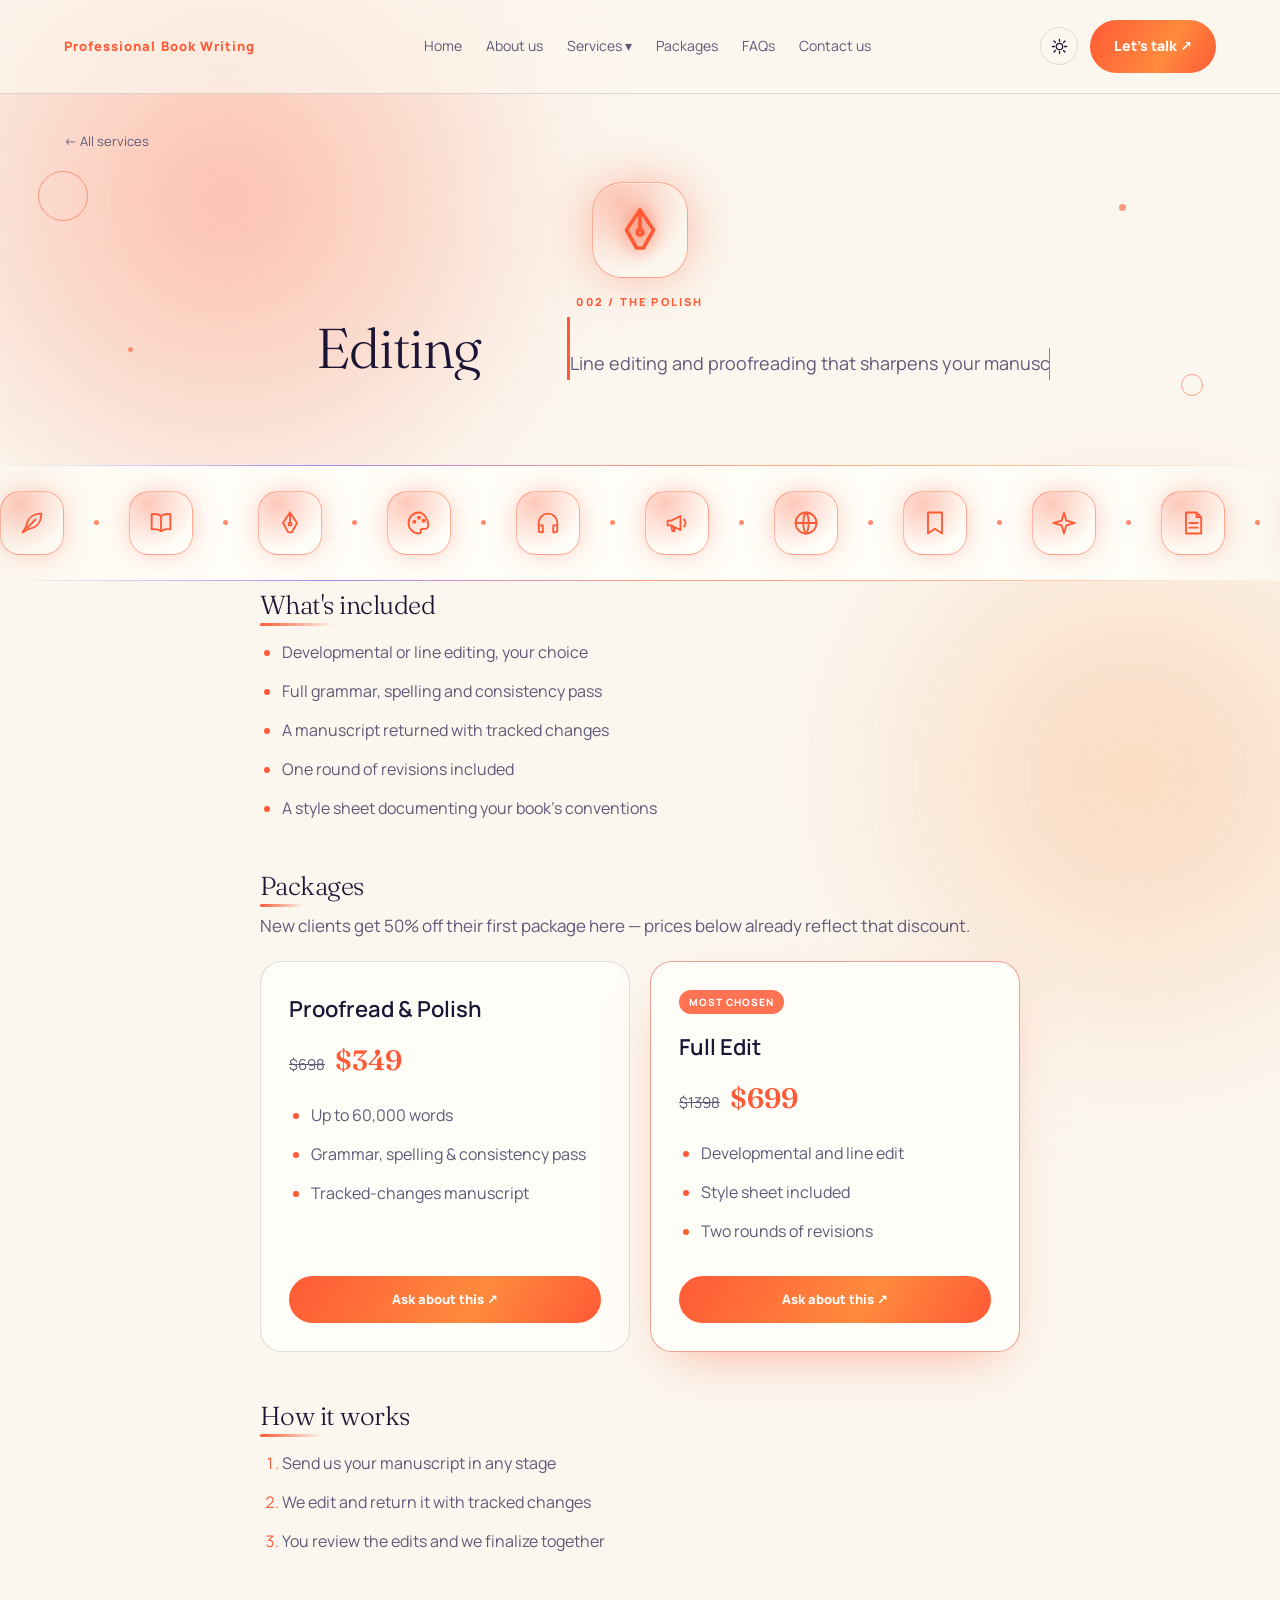
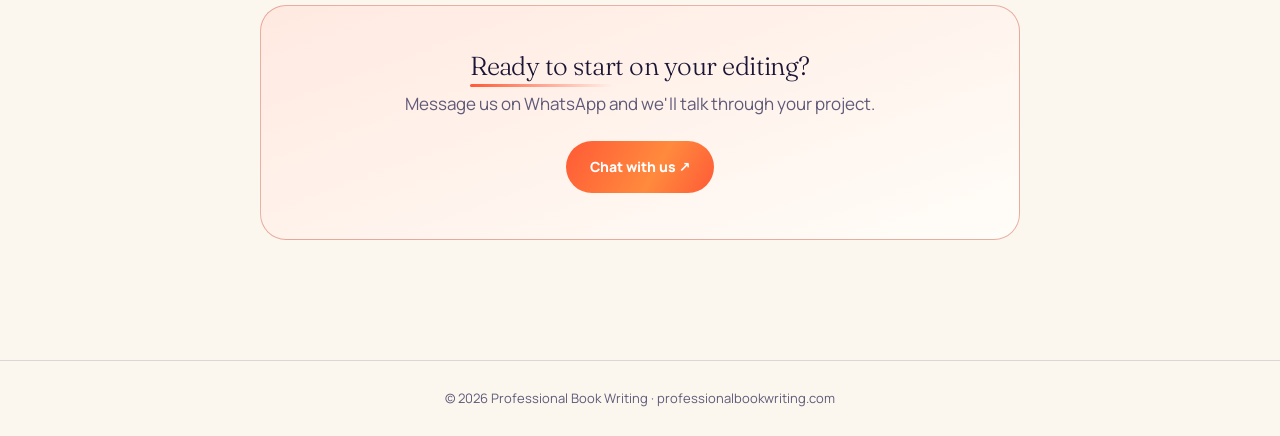
<file: editing.html>
<!DOCTYPE html>
<html lang="en"><head><meta charset="UTF-8"><meta name="viewport" content="width=device-width,initial-scale=1">
<title>Editing | Professional Book Writing</title>
<meta name="description" content="Line editing and proofreading that sharpens your manuscript without losing your voice.">
<link rel="icon" type="image/x-icon" href="favicon.ico"><link rel="icon" type="image/png" sizes="32x32" href="favicon-32.png"><link rel="apple-touch-icon" href="apple-touch-icon.png">
<link rel="preconnect" href="https://fonts.googleapis.com"><link rel="preconnect" href="https://fonts.gstatic.com" crossorigin>
<link href="https://fonts.googleapis.com/css2?family=Fraunces:ital,wght@0,300;0,600;1,300&family=Manrope:wght@400;600;800&display=swap" rel="stylesheet">
<style>:root{--bg:#fbf7ef;--ink:#1b1536;--mut:#5f5a78;--lime:#ff5a36;--vio:#6a3df0;--cor:#ff8a3d;--card:#fffdf8;--line:#1b153624;--serif:'Fraunces',Georgia,serif;--sans:'Manrope',system-ui,sans-serif}
*,*::before,*::after{box-sizing:border-box;margin:0}
body{background:var(--bg);color:var(--ink);font:400 17px/1.75 var(--sans);position:relative;overflow-x:hidden}
a{color:inherit;text-decoration:none}
.shell{width:min(760px,90%);margin:auto}
h1,h2{font-family:var(--serif);font-weight:300;letter-spacing:-.02em;line-height:1.12}
nav{display:flex;justify-content:space-between;align-items:center;padding:20px 5%;border-bottom:1px solid var(--line)}
.brand{font:800 13px var(--sans);letter-spacing:.08em;color:var(--acc,var(--vio))}
.btn{display:inline-flex;padding:14px 24px;border-radius:99px;background:linear-gradient(120deg,var(--acc,var(--vio)),var(--cor) 60%,var(--lime));color:#fff;font-weight:800;font-size:14px}
.back{color:var(--mut);font-size:13px;display:inline-block;margin:36px 0 0 5%}
.shero{padding:28px 0 40px;text-align:center}
.shero i{display:inline-flex;width:96px;height:96px;padding:20px;border-radius:30px;background:radial-gradient(circle at 30% 20%,color-mix(in srgb,var(--acc,var(--vio)) 32%,transparent),#ffffff05 70%);border:1px solid color-mix(in srgb,var(--acc,var(--vio)) 46%,transparent);box-shadow:0 0 54px -8px color-mix(in srgb,var(--acc,var(--vio)) 58%,transparent),inset 0 1px 0 #ffffff60;color:var(--acc,var(--vio))}
.shero i svg{width:100%;height:100%;fill:none;stroke:currentColor;stroke-width:1.6;stroke-linecap:round;stroke-linejoin:round;filter:drop-shadow(0 0 9px var(--acc,var(--vio)))}
.shero small{display:block;font:800 11px var(--sans);letter-spacing:.2em;color:var(--acc,var(--vio));margin:16px 0 8px}
.shero h1{font-size:clamp(34px,6vw,56px);overflow:hidden;white-space:nowrap;display:inline-block;width:var(--tw,auto);max-width:100%;border-right:.07em solid var(--acc,var(--vio));animation:blk 1s step-end infinite,type 1.1s steps(24,end) .4s both}
.shero p{color:var(--mut);max-width:480px;margin:16px auto 0;font-size:18px}
.scontent{padding:10px 0 70px}
.scontent section{margin-bottom:50px}
.scontent h2{font-size:26px;margin-bottom:18px;position:relative;display:inline-block}
.scontent h2::after{content:"";position:absolute;left:0;bottom:-6px;width:42%;height:3px;background:linear-gradient(90deg,var(--acc,var(--vio)),transparent);border-radius:2px}
.scontent ul,.scontent ol{padding-left:22px;color:var(--mut)}
.scontent li{margin-bottom:11px;font-size:16px}
.scontent li::marker{color:var(--acc,var(--vio))}
.scta{text-align:center;background:linear-gradient(160deg,color-mix(in srgb,var(--acc,var(--vio)) 12%,var(--card)),var(--card));border:1px solid color-mix(in srgb,var(--acc,var(--vio)) 32%,var(--line));border-radius:26px;padding:46px 28px}
.scta h2{margin-bottom:8px}.scta p{color:var(--mut);margin-bottom:22px}
footer{border-top:1px solid var(--line);padding:26px 0;text-align:center;color:var(--mut);font-size:13px}
body::before{content:"";position:fixed;top:-20%;left:-12%;width:70vw;height:70vw;max-width:760px;max-height:760px;border-radius:50%;background:radial-gradient(circle,color-mix(in srgb,var(--acc,var(--vio)) 36%,transparent),transparent 70%);filter:blur(42px);z-index:-1;animation:drift 14s ease-in-out infinite}
body::after{content:"";position:fixed;bottom:-25%;right:-16%;width:60vw;height:60vw;max-width:700px;max-height:700px;border-radius:50%;background:radial-gradient(circle,color-mix(in srgb,var(--cor) 28%,transparent),transparent 70%);filter:blur(46px);z-index:-1;animation:drift 18s ease-in-out infinite reverse}
.rv{animation:riseIn .8s cubic-bezier(.16,1,.3,1) both}
@keyframes riseIn{from{opacity:0;transform:translateY(26px)}}
@keyframes drift{50%{transform:translate(6%,4%) scale(1.14)}}
@keyframes type{from{width:0}}
@keyframes blk{50%{border-color:transparent}}
@media(prefers-reduced-motion:reduce){body::before,body::after{animation:none}.rv{animation:none;opacity:1;transform:none}.shero h1{animation:none;width:var(--tw,auto);border-right:0}}

/* more motion + packages */
.shero i{position:relative;overflow:hidden;animation:float 3.4s ease-in-out infinite}
.shero i::after{content:"";position:absolute;inset:-60%;background:linear-gradient(110deg,transparent 42%,#ffffff55 50%,transparent 58%);transform:translateX(-110%);animation:sheen 4.2s ease-in-out infinite}
@keyframes float{50%{transform:translateY(-8px)}}
@keyframes sheen{0%,55%{transform:translateX(-110%)}100%{transform:translateX(110%)}}
.pkgs{display:grid;grid-template-columns:1fr 1fr;gap:20px}
.pkg{background:var(--card);border:1px solid var(--line);border-radius:22px;padding:28px;display:flex;flex-direction:column;transition:transform .35s}
.pkg:hover{transform:translateY(-6px)}
.pkg.pop{border-color:color-mix(in srgb,var(--acc,var(--vio)) 45%,var(--line));box-shadow:0 20px 50px -24px color-mix(in srgb,var(--acc,var(--vio)) 55%,transparent)}
.pkg .badge{align-self:flex-start;background:color-mix(in srgb,var(--acc,var(--vio)) 85%,transparent);color:#fff;font:800 10px var(--sans);letter-spacing:.1em;padding:5px 10px;border-radius:99px;margin-bottom:14px}
.pkg h3{font-size:22px;font-weight:600;margin-bottom:8px}
.pkg .price{display:flex;align-items:baseline;gap:10px;margin-bottom:16px}
.pkg .price del{color:var(--mut);font-size:15px}
.pkg .price b{font-size:28px;font-family:var(--serif);font-weight:600;color:var(--acc,var(--vio))}
.pkg ul{margin-bottom:20px;flex:1}
.pkg .btn{justify-content:center;text-align:center;font-size:13px;padding:12px 18px}
@media(max-width:560px){.pkgs{grid-template-columns:1fr}}
@media(prefers-reduced-motion:reduce){.shero i{animation:none}.shero i::after{animation:none;display:none}}

/* main-site nav ported to service pages */
:root[data-theme="dark"]{--bg:#150f33;--ink:#fff9f0;--mut:#c4bde3;--card:#201848;--line:#ffffff26}
nav{position:sticky;top:0;z-index:50;background:color-mix(in srgb,var(--bg) 70%,transparent);backdrop-filter:blur(14px) saturate(160%)}
.links{display:flex;gap:24px;font-size:14px;color:var(--mut);align-items:center}
.links a{color:var(--mut)}.links a:hover{color:var(--acc,var(--vio))}
.dd{position:relative}
.ddmenu{position:absolute;top:140%;left:0;background:var(--card);border:1px solid var(--line);border-radius:16px;padding:10px;min-width:220px;box-shadow:0 24px 50px -22px #0008;opacity:0;pointer-events:none;transform:translateY(-6px);transition:.25s;z-index:60}
.dd:hover .ddmenu{opacity:1;pointer-events:all;transform:none}
.ddmenu a{display:block;padding:9px 12px;border-radius:9px;font-size:14px;color:var(--mut)}
.ddmenu a:hover{background:color-mix(in srgb,var(--acc,var(--vio)) 14%,transparent);color:var(--ink)}
.tgl{position:relative;width:38px;height:38px;border-radius:50%;border:1px solid var(--line);background:none;display:grid;place-items:center;color:var(--ink);cursor:pointer;flex:0 0 auto}
.tgl svg{position:absolute;width:17px;height:17px;stroke:currentColor;stroke-width:1.8;stroke-linecap:round;stroke-linejoin:round;fill:none}
.tgl .i-moon{fill:currentColor;stroke:none;display:none}
[data-theme="dark"] .tgl .i-sun{display:none}
[data-theme="dark"] .tgl .i-moon{display:block}
@media(max-width:860px){.links{display:none}}

/* ported icon marquee + hero motes + typed tagline */
.mq{overflow:hidden;padding:26px 0;margin:36px 0 0;background:linear-gradient(90deg,var(--bg),transparent 12%,transparent 88%,var(--bg)),linear-gradient(var(--card),var(--card));position:relative}
.mq::before,.mq::after{content:"";position:absolute;left:0;right:0;height:1px;background:linear-gradient(90deg,transparent,var(--vio),var(--lime),var(--cor),transparent);opacity:.6}.mq::before{top:0}.mq::after{bottom:0}
.mq #mqt2{display:flex;align-items:center;gap:30px;width:max-content;animation:mq 42s linear infinite}
#mqt2 .lg{--a:var(--acc,var(--vio));width:64px;height:64px;border-radius:20px;display:grid;place-items:center;position:relative;overflow:hidden;color:var(--a);background:radial-gradient(circle at 30% 18%,color-mix(in srgb,var(--a) 32%,transparent),transparent 72%);border:1px solid color-mix(in srgb,var(--a) 44%,transparent);box-shadow:0 0 30px -8px color-mix(in srgb,var(--a) 55%,transparent)}
#mqt2 .lg svg{width:28px;height:28px;stroke:currentColor;fill:none;stroke-width:1.6;stroke-linecap:round;stroke-linejoin:round}
#mqt2 .dt{width:5px;height:5px;border-radius:50%;background:var(--acc,var(--vio));opacity:.7}
@keyframes mq{to{transform:translateX(-50%)}}
.shero{position:relative}
.mote{position:absolute;border-radius:50%;border:1px solid color-mix(in srgb,var(--acc,var(--vio)) 55%,transparent);animation:bob 5s ease-in-out infinite}
.mote.dot{background:var(--acc,var(--vio));border:0;opacity:.6}
@keyframes bob{50%{transform:translateY(-14px)}}
.shero h2tag{display:none}
.tagline{overflow:hidden;white-space:nowrap;display:inline-block;width:0;border-right:.07em solid var(--acc,var(--vio));animation:blk 1s step-end infinite,type2 1.2s steps(40,end) 1.6s forwards}
@keyframes type2{to{width:var(--ttw)}}
@media(max-width:720px){.tagline{white-space:normal;width:auto;border-right:0;animation:none}}
@media(prefers-reduced-motion:reduce){.mote{animation:none}#mqt2{animation:none}.tagline{width:var(--ttw);border-right:0;animation:none}}
</style>
</head><body style="--acc:#ff5a36">
<nav><a class="brand" href="index.html">Professional Book Writing</a>
<div class="links"><a href="index.html#home">Home</a><a href="index.html#about">About us</a><div class="dd"><a href="index.html#services">Services ▾</a><div class="ddmenu"><a href="book-writing.html">Book Writing</a><a href="editing.html">Editing</a><a href="publishing.html">Publishing</a><a href="marketing.html">Marketing</a><a href="audiobook.html">Audiobook</a><a href="author-website.html">Author Website</a><a href="social-media.html">Social Media Marketing</a><a href="hardcopies.html">Hardcopies</a></div></div><a href="index.html#packages">Packages</a><a href="index.html#faq">FAQs</a><a href="index.html#consultation">Contact us</a></div>
<div style="display:flex;gap:12px;align-items:center"><button class="tgl" id="tglBtn" aria-label="Toggle dark mode"><svg class="i-sun" viewBox="0 0 24 24"><circle cx="12" cy="12" r="4.5"/><path d="M12 2v3M12 19v3M4.2 4.2l2.1 2.1M17.7 17.7l2.1 2.1M2 12h3M19 12h3M4.2 19.8l2.1-2.1M17.7 6.3l2.1-2.1"/></svg><svg class="i-moon" viewBox="0 0 24 24"><path d="M21 12.8A9 9 0 1111.2 3 7 7 0 0021 12.8z"/></svg></button><a class="btn" href="https://wa.me/15126686838" target="_blank" rel="noopener">Let's talk ↗</a></div>
</nav>
<a class="back" href="index.html#services">← All services</a>
<header class="shero"><span class="mote" style="width:50px;height:50px;top:6%;left:3%"></span><span class="mote dot" style="width:7px;height:7px;top:18%;right:12%;animation-delay:-1.4s"></span><span class="mote" style="width:22px;height:22px;bottom:12%;right:6%;animation-delay:-2.6s"></span><span class="mote dot" style="width:5px;height:5px;bottom:28%;left:10%;animation-delay:-3.6s"></span><i><svg viewBox="0 0 24 24"><path d="M12 3l6 9-4.5 8h-3L6 12zM12 3v9"/><circle cx="12" cy="13" r="1.3"/></svg></i><small>002 / THE POLISH</small><h1 style="--tw:10ch">Editing</h1><p class="tagline" style="--ttw:90ch">Line editing and proofreading that sharpens your manuscript without losing your voice.</p></header>
<div class="mq" aria-hidden="true"><div id="mqt2"></div></div>
<main class="shell scontent">
<section class="rv" style="animation-delay:.1s"><h2>What's included</h2><ul><li>Developmental or line editing, your choice</li><li>Full grammar, spelling and consistency pass</li><li>A manuscript returned with tracked changes</li><li>One round of revisions included</li><li>A style sheet documenting your book's conventions</li></ul></section>
<section class="rv" style="animation-delay:.25s"><h2>Packages</h2><p style="color:var(--mut);margin:-8px 0 20px">New clients get 50% off their first package here — prices below already reflect that discount.</p><div class="pkgs"><div class="pkg"><h3>Proofread & Polish</h3><div class="price"><del>$698</del><b>$349</b></div><ul><li>Up to 60,000 words</li><li>Grammar, spelling & consistency pass</li><li>Tracked-changes manuscript</li></ul><a class="btn" href="https://wa.me/15126686838?text=Hi%21%20I%27m%20interested%20in%20the%20Proofread%20%26%20Polish%20package%20for%20Editing." target="_blank" rel="noopener">Ask about this ↗</a></div><div class="pkg pop"><span class="badge">MOST CHOSEN</span><h3>Full Edit</h3><div class="price"><del>$1398</del><b>$699</b></div><ul><li>Developmental and line edit</li><li>Style sheet included</li><li>Two rounds of revisions</li></ul><a class="btn" href="https://wa.me/15126686838?text=Hi%21%20I%27m%20interested%20in%20the%20Full%20Edit%20package%20for%20Editing." target="_blank" rel="noopener">Ask about this ↗</a></div></div></section>
<section class="rv" style="animation-delay:.4s"><h2>How it works</h2><ol><li>Send us your manuscript in any stage</li><li>We edit and return it with tracked changes</li><li>You review the edits and we finalize together</li></ol></section>
<section class="scta rv" style="animation-delay:.55s"><h2>Ready to start on your editing?</h2><p>Message us on WhatsApp and we'll talk through your project.</p><a class="btn" href="https://wa.me/15126686838" target="_blank" rel="noopener">Chat with us ↗</a></section>
</main>
<footer><span>© 2026 Professional Book Writing · professionalbookwriting.com</span></footer>
<script>
try{var pt=localStorage.getItem('pbw-theme');document.documentElement.dataset.theme=pt||(matchMedia('(prefers-color-scheme:dark)').matches?'dark':'light')}catch(e){}
var tb=document.getElementById('tglBtn');if(tb)tb.addEventListener('click',function(){var nt=document.documentElement.dataset.theme==='dark'?'light':'dark';document.documentElement.dataset.theme=nt;try{localStorage.setItem('pbw-theme',nt)}catch(e){}});
var MQI=['<path d="M20 4c-7 0-12 4-13 11l-3 5 5-3c7-1 11-6 11-13zM8 16l7-7"/>','<path d="M12 6c-2-1.5-5-2-8-1.5v13c3-.5 6 0 8 1.5 2-1.5 5-2 8-1.5v-13c-3-.5-6 0-8 1.5zM12 6v13"/>','<path d="M12 3l6 9-4.5 8h-3L6 12zM12 3v9"/><circle cx="12" cy="13" r="1.3"/>','<path d="M12 3a9 9 0 100 18c1.5 0 2-1 1.5-2s0-2 1.5-2h2a3 3 0 003-3c0-5-4-11-8-11z"/><circle cx="8" cy="11" r=".9"/><circle cx="12" cy="7.5" r=".9"/><circle cx="16" cy="10" r=".9"/>','<path d="M4 14v-2a8 8 0 0116 0v2M4 14h3.5v6H6a2 2 0 01-2-2zM20 14h-3.5v6H18a2 2 0 002-2z"/>','<path d="M4 10v4h3l8 4V6L7 10zM18 9a4 4 0 010 6M7 14l1 5h2l-1-4"/>','<circle cx="12" cy="12" r="9"/><path d="M3 12h18M12 3c3 3 3 15 0 18M12 3c-3 3-3 15 0 18"/>','<path d="M6 3h12v18l-6-4-6 4z"/>','<path d="M12 3l2 7 7 2-7 2-2 7-2-7-7-2 7-2z"/>','<path d="M6 3h9l4 4v14H6zM15 3v4h4M9 12h7M9 16h7"/>'];
var row=MQI.map(function(p){return '<span class="lg"><svg viewBox="0 0 24 24">'+p+'</svg></span><i class="dt"></i>'}).join('');
var mqt2=document.getElementById('mqt2');if(mqt2)mqt2.innerHTML=row+row;
</script>
</body></html>
</file>
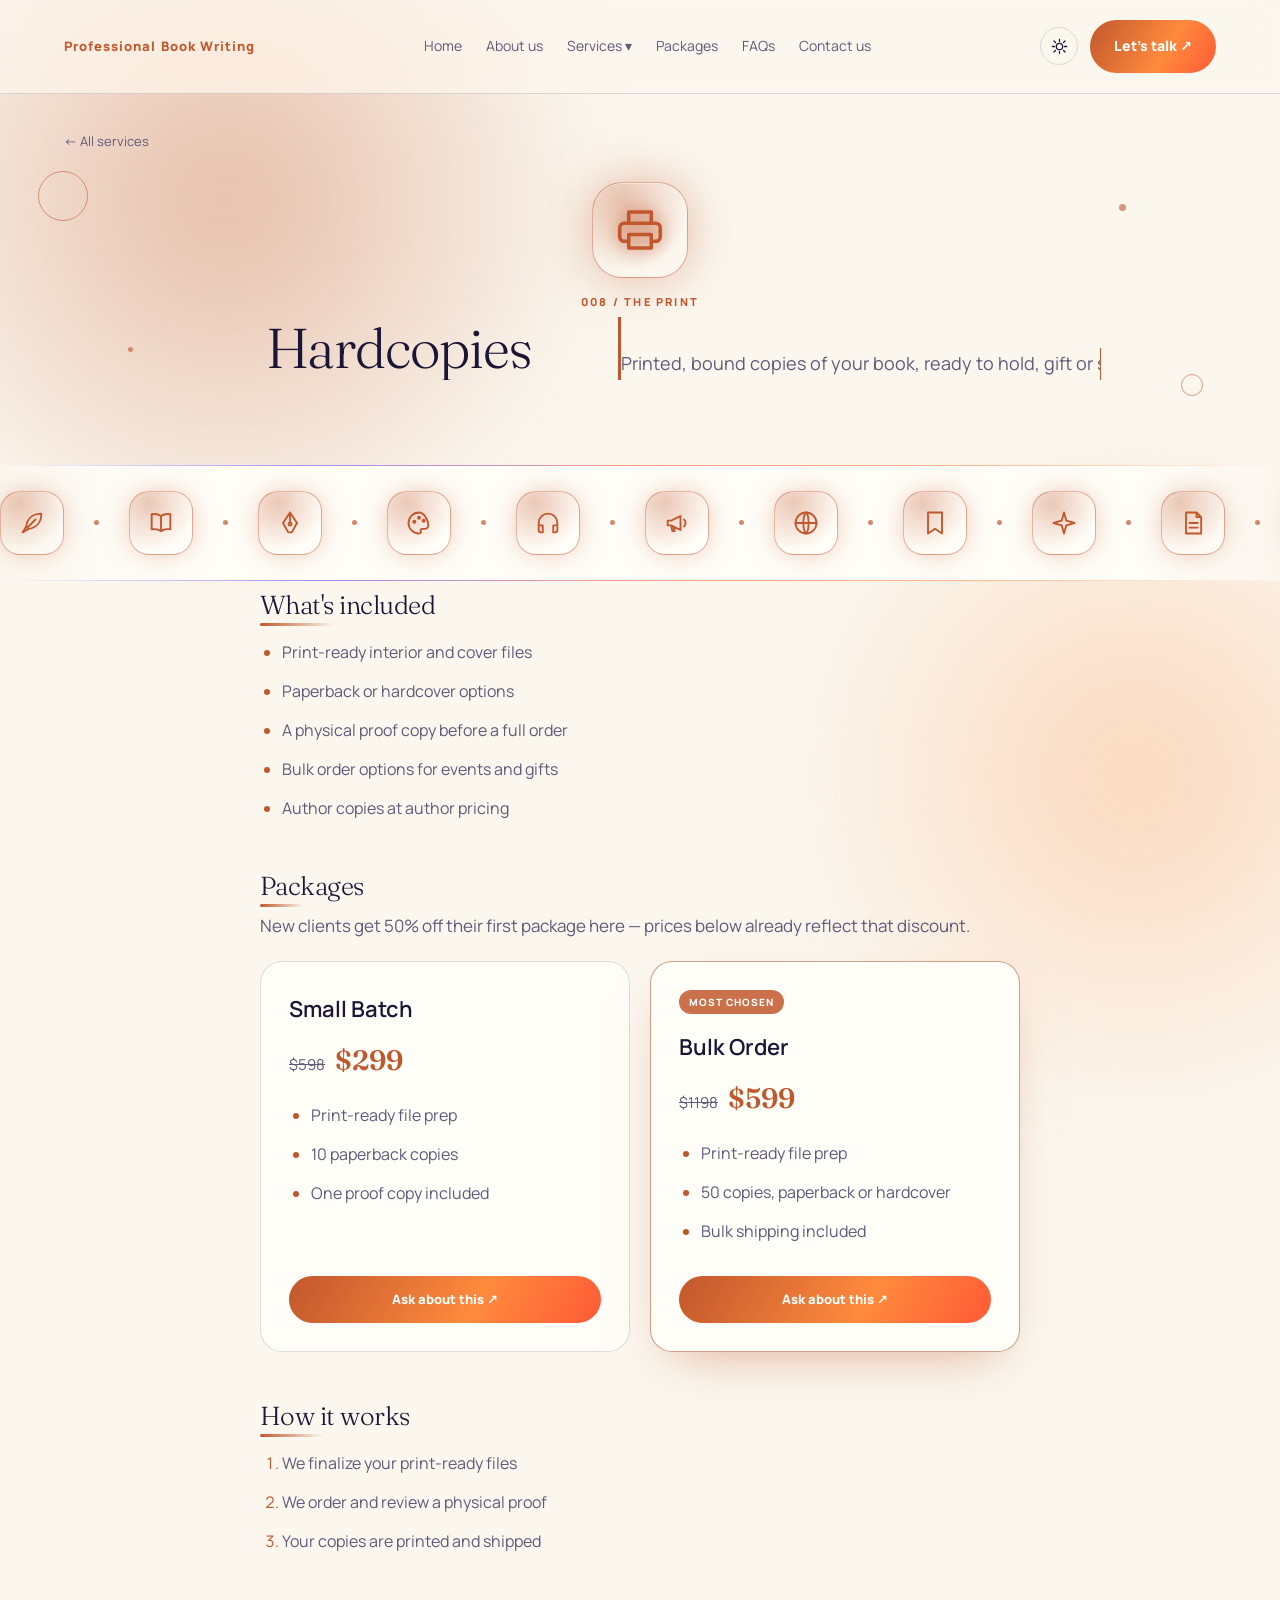
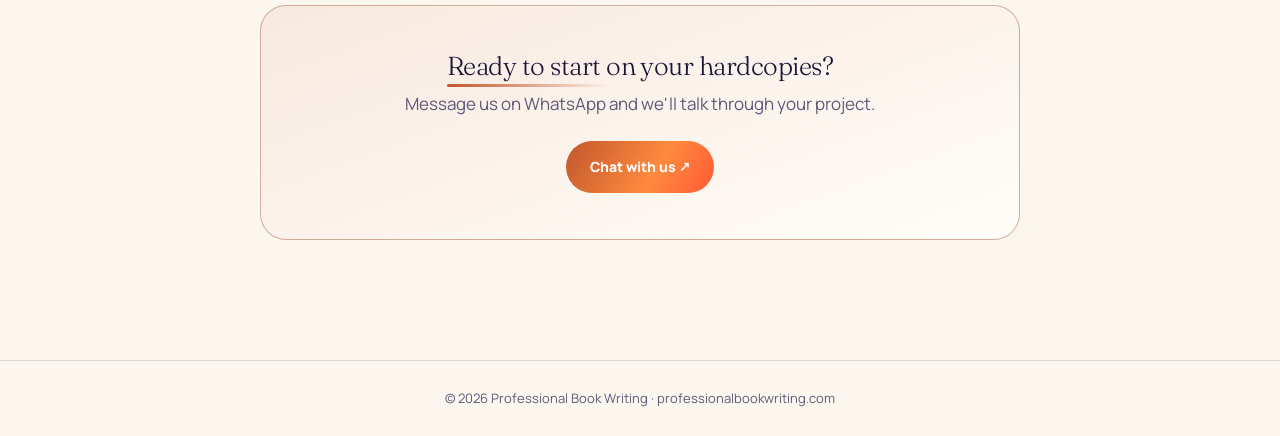
<file: hardcopies.html>
<!DOCTYPE html>
<html lang="en"><head><meta charset="UTF-8"><meta name="viewport" content="width=device-width,initial-scale=1">
<title>Hardcopies | Professional Book Writing</title>
<meta name="description" content="Printed, bound copies of your book, ready to hold, gift or sell.">
<link rel="icon" type="image/x-icon" href="favicon.ico"><link rel="icon" type="image/png" sizes="32x32" href="favicon-32.png"><link rel="apple-touch-icon" href="apple-touch-icon.png">
<link rel="preconnect" href="https://fonts.googleapis.com"><link rel="preconnect" href="https://fonts.gstatic.com" crossorigin>
<link href="https://fonts.googleapis.com/css2?family=Fraunces:ital,wght@0,300;0,600;1,300&family=Manrope:wght@400;600;800&display=swap" rel="stylesheet">
<style>:root{--bg:#fbf7ef;--ink:#1b1536;--mut:#5f5a78;--lime:#ff5a36;--vio:#6a3df0;--cor:#ff8a3d;--card:#fffdf8;--line:#1b153624;--serif:'Fraunces',Georgia,serif;--sans:'Manrope',system-ui,sans-serif}
*,*::before,*::after{box-sizing:border-box;margin:0}
body{background:var(--bg);color:var(--ink);font:400 17px/1.75 var(--sans);position:relative;overflow-x:hidden}
a{color:inherit;text-decoration:none}
.shell{width:min(760px,90%);margin:auto}
h1,h2{font-family:var(--serif);font-weight:300;letter-spacing:-.02em;line-height:1.12}
nav{display:flex;justify-content:space-between;align-items:center;padding:20px 5%;border-bottom:1px solid var(--line)}
.brand{font:800 13px var(--sans);letter-spacing:.08em;color:var(--acc,var(--vio))}
.btn{display:inline-flex;padding:14px 24px;border-radius:99px;background:linear-gradient(120deg,var(--acc,var(--vio)),var(--cor) 60%,var(--lime));color:#fff;font-weight:800;font-size:14px}
.back{color:var(--mut);font-size:13px;display:inline-block;margin:36px 0 0 5%}
.shero{padding:28px 0 40px;text-align:center}
.shero i{display:inline-flex;width:96px;height:96px;padding:20px;border-radius:30px;background:radial-gradient(circle at 30% 20%,color-mix(in srgb,var(--acc,var(--vio)) 32%,transparent),#ffffff05 70%);border:1px solid color-mix(in srgb,var(--acc,var(--vio)) 46%,transparent);box-shadow:0 0 54px -8px color-mix(in srgb,var(--acc,var(--vio)) 58%,transparent),inset 0 1px 0 #ffffff60;color:var(--acc,var(--vio))}
.shero i svg{width:100%;height:100%;fill:none;stroke:currentColor;stroke-width:1.6;stroke-linecap:round;stroke-linejoin:round;filter:drop-shadow(0 0 9px var(--acc,var(--vio)))}
.shero small{display:block;font:800 11px var(--sans);letter-spacing:.2em;color:var(--acc,var(--vio));margin:16px 0 8px}
.shero h1{font-size:clamp(34px,6vw,56px);overflow:hidden;white-space:nowrap;display:inline-block;width:var(--tw,auto);max-width:100%;border-right:.07em solid var(--acc,var(--vio));animation:blk 1s step-end infinite,type 1.1s steps(24,end) .4s both}
.shero p{color:var(--mut);max-width:480px;margin:16px auto 0;font-size:18px}
.scontent{padding:10px 0 70px}
.scontent section{margin-bottom:50px}
.scontent h2{font-size:26px;margin-bottom:18px;position:relative;display:inline-block}
.scontent h2::after{content:"";position:absolute;left:0;bottom:-6px;width:42%;height:3px;background:linear-gradient(90deg,var(--acc,var(--vio)),transparent);border-radius:2px}
.scontent ul,.scontent ol{padding-left:22px;color:var(--mut)}
.scontent li{margin-bottom:11px;font-size:16px}
.scontent li::marker{color:var(--acc,var(--vio))}
.scta{text-align:center;background:linear-gradient(160deg,color-mix(in srgb,var(--acc,var(--vio)) 12%,var(--card)),var(--card));border:1px solid color-mix(in srgb,var(--acc,var(--vio)) 32%,var(--line));border-radius:26px;padding:46px 28px}
.scta h2{margin-bottom:8px}.scta p{color:var(--mut);margin-bottom:22px}
footer{border-top:1px solid var(--line);padding:26px 0;text-align:center;color:var(--mut);font-size:13px}
body::before{content:"";position:fixed;top:-20%;left:-12%;width:70vw;height:70vw;max-width:760px;max-height:760px;border-radius:50%;background:radial-gradient(circle,color-mix(in srgb,var(--acc,var(--vio)) 36%,transparent),transparent 70%);filter:blur(42px);z-index:-1;animation:drift 14s ease-in-out infinite}
body::after{content:"";position:fixed;bottom:-25%;right:-16%;width:60vw;height:60vw;max-width:700px;max-height:700px;border-radius:50%;background:radial-gradient(circle,color-mix(in srgb,var(--cor) 28%,transparent),transparent 70%);filter:blur(46px);z-index:-1;animation:drift 18s ease-in-out infinite reverse}
.rv{animation:riseIn .8s cubic-bezier(.16,1,.3,1) both}
@keyframes riseIn{from{opacity:0;transform:translateY(26px)}}
@keyframes drift{50%{transform:translate(6%,4%) scale(1.14)}}
@keyframes type{from{width:0}}
@keyframes blk{50%{border-color:transparent}}
@media(prefers-reduced-motion:reduce){body::before,body::after{animation:none}.rv{animation:none;opacity:1;transform:none}.shero h1{animation:none;width:var(--tw,auto);border-right:0}}

/* more motion + packages */
.shero i{position:relative;overflow:hidden;animation:float 3.4s ease-in-out infinite}
.shero i::after{content:"";position:absolute;inset:-60%;background:linear-gradient(110deg,transparent 42%,#ffffff55 50%,transparent 58%);transform:translateX(-110%);animation:sheen 4.2s ease-in-out infinite}
@keyframes float{50%{transform:translateY(-8px)}}
@keyframes sheen{0%,55%{transform:translateX(-110%)}100%{transform:translateX(110%)}}
.pkgs{display:grid;grid-template-columns:1fr 1fr;gap:20px}
.pkg{background:var(--card);border:1px solid var(--line);border-radius:22px;padding:28px;display:flex;flex-direction:column;transition:transform .35s}
.pkg:hover{transform:translateY(-6px)}
.pkg.pop{border-color:color-mix(in srgb,var(--acc,var(--vio)) 45%,var(--line));box-shadow:0 20px 50px -24px color-mix(in srgb,var(--acc,var(--vio)) 55%,transparent)}
.pkg .badge{align-self:flex-start;background:color-mix(in srgb,var(--acc,var(--vio)) 85%,transparent);color:#fff;font:800 10px var(--sans);letter-spacing:.1em;padding:5px 10px;border-radius:99px;margin-bottom:14px}
.pkg h3{font-size:22px;font-weight:600;margin-bottom:8px}
.pkg .price{display:flex;align-items:baseline;gap:10px;margin-bottom:16px}
.pkg .price del{color:var(--mut);font-size:15px}
.pkg .price b{font-size:28px;font-family:var(--serif);font-weight:600;color:var(--acc,var(--vio))}
.pkg ul{margin-bottom:20px;flex:1}
.pkg .btn{justify-content:center;text-align:center;font-size:13px;padding:12px 18px}
@media(max-width:560px){.pkgs{grid-template-columns:1fr}}
@media(prefers-reduced-motion:reduce){.shero i{animation:none}.shero i::after{animation:none;display:none}}

/* main-site nav ported to service pages */
:root[data-theme="dark"]{--bg:#150f33;--ink:#fff9f0;--mut:#c4bde3;--card:#201848;--line:#ffffff26}
nav{position:sticky;top:0;z-index:50;background:color-mix(in srgb,var(--bg) 70%,transparent);backdrop-filter:blur(14px) saturate(160%)}
.links{display:flex;gap:24px;font-size:14px;color:var(--mut);align-items:center}
.links a{color:var(--mut)}.links a:hover{color:var(--acc,var(--vio))}
.dd{position:relative}
.ddmenu{position:absolute;top:140%;left:0;background:var(--card);border:1px solid var(--line);border-radius:16px;padding:10px;min-width:220px;box-shadow:0 24px 50px -22px #0008;opacity:0;pointer-events:none;transform:translateY(-6px);transition:.25s;z-index:60}
.dd:hover .ddmenu{opacity:1;pointer-events:all;transform:none}
.ddmenu a{display:block;padding:9px 12px;border-radius:9px;font-size:14px;color:var(--mut)}
.ddmenu a:hover{background:color-mix(in srgb,var(--acc,var(--vio)) 14%,transparent);color:var(--ink)}
.tgl{position:relative;width:38px;height:38px;border-radius:50%;border:1px solid var(--line);background:none;display:grid;place-items:center;color:var(--ink);cursor:pointer;flex:0 0 auto}
.tgl svg{position:absolute;width:17px;height:17px;stroke:currentColor;stroke-width:1.8;stroke-linecap:round;stroke-linejoin:round;fill:none}
.tgl .i-moon{fill:currentColor;stroke:none;display:none}
[data-theme="dark"] .tgl .i-sun{display:none}
[data-theme="dark"] .tgl .i-moon{display:block}
@media(max-width:860px){.links{display:none}}

/* ported icon marquee + hero motes + typed tagline */
.mq{overflow:hidden;padding:26px 0;margin:36px 0 0;background:linear-gradient(90deg,var(--bg),transparent 12%,transparent 88%,var(--bg)),linear-gradient(var(--card),var(--card));position:relative}
.mq::before,.mq::after{content:"";position:absolute;left:0;right:0;height:1px;background:linear-gradient(90deg,transparent,var(--vio),var(--lime),var(--cor),transparent);opacity:.6}.mq::before{top:0}.mq::after{bottom:0}
.mq #mqt2{display:flex;align-items:center;gap:30px;width:max-content;animation:mq 42s linear infinite}
#mqt2 .lg{--a:var(--acc,var(--vio));width:64px;height:64px;border-radius:20px;display:grid;place-items:center;position:relative;overflow:hidden;color:var(--a);background:radial-gradient(circle at 30% 18%,color-mix(in srgb,var(--a) 32%,transparent),transparent 72%);border:1px solid color-mix(in srgb,var(--a) 44%,transparent);box-shadow:0 0 30px -8px color-mix(in srgb,var(--a) 55%,transparent)}
#mqt2 .lg svg{width:28px;height:28px;stroke:currentColor;fill:none;stroke-width:1.6;stroke-linecap:round;stroke-linejoin:round}
#mqt2 .dt{width:5px;height:5px;border-radius:50%;background:var(--acc,var(--vio));opacity:.7}
@keyframes mq{to{transform:translateX(-50%)}}
.shero{position:relative}
.mote{position:absolute;border-radius:50%;border:1px solid color-mix(in srgb,var(--acc,var(--vio)) 55%,transparent);animation:bob 5s ease-in-out infinite}
.mote.dot{background:var(--acc,var(--vio));border:0;opacity:.6}
@keyframes bob{50%{transform:translateY(-14px)}}
.shero h2tag{display:none}
.tagline{overflow:hidden;white-space:nowrap;display:inline-block;width:0;border-right:.07em solid var(--acc,var(--vio));animation:blk 1s step-end infinite,type2 1.2s steps(40,end) 1.6s forwards}
@keyframes type2{to{width:var(--ttw)}}
@media(max-width:720px){.tagline{white-space:normal;width:auto;border-right:0;animation:none}}
@media(prefers-reduced-motion:reduce){.mote{animation:none}#mqt2{animation:none}.tagline{width:var(--ttw);border-right:0;animation:none}}
</style>
</head><body style="--acc:#c1572c">
<nav><a class="brand" href="index.html">Professional Book Writing</a>
<div class="links"><a href="index.html#home">Home</a><a href="index.html#about">About us</a><div class="dd"><a href="index.html#services">Services ▾</a><div class="ddmenu"><a href="book-writing.html">Book Writing</a><a href="editing.html">Editing</a><a href="publishing.html">Publishing</a><a href="marketing.html">Marketing</a><a href="audiobook.html">Audiobook</a><a href="author-website.html">Author Website</a><a href="social-media.html">Social Media Marketing</a><a href="hardcopies.html">Hardcopies</a></div></div><a href="index.html#packages">Packages</a><a href="index.html#faq">FAQs</a><a href="index.html#consultation">Contact us</a></div>
<div style="display:flex;gap:12px;align-items:center"><button class="tgl" id="tglBtn" aria-label="Toggle dark mode"><svg class="i-sun" viewBox="0 0 24 24"><circle cx="12" cy="12" r="4.5"/><path d="M12 2v3M12 19v3M4.2 4.2l2.1 2.1M17.7 17.7l2.1 2.1M2 12h3M19 12h3M4.2 19.8l2.1-2.1M17.7 6.3l2.1-2.1"/></svg><svg class="i-moon" viewBox="0 0 24 24"><path d="M21 12.8A9 9 0 1111.2 3 7 7 0 0021 12.8z"/></svg></button><a class="btn" href="https://wa.me/15126686838" target="_blank" rel="noopener">Let's talk ↗</a></div>
</nav>
<a class="back" href="index.html#services">← All services</a>
<header class="shero"><span class="mote" style="width:50px;height:50px;top:6%;left:3%"></span><span class="mote dot" style="width:7px;height:7px;top:18%;right:12%;animation-delay:-1.4s"></span><span class="mote" style="width:22px;height:22px;bottom:12%;right:6%;animation-delay:-2.6s"></span><span class="mote dot" style="width:5px;height:5px;bottom:28%;left:10%;animation-delay:-3.6s"></span><i><svg viewBox="0 0 24 24"><path d="M7 8V4h10v4M6 17H5a2 2 0 01-2-2v-4a2 2 0 012-2h14a2 2 0 012 2v4a2 2 0 01-2 2h-1M7 14h10v6H7z"/></svg></i><small>008 / THE PRINT</small><h1 style="--tw:13ch">Hardcopies</h1><p class="tagline" style="--ttw:68ch">Printed, bound copies of your book, ready to hold, gift or sell.</p></header>
<div class="mq" aria-hidden="true"><div id="mqt2"></div></div>
<main class="shell scontent">
<section class="rv" style="animation-delay:.1s"><h2>What's included</h2><ul><li>Print-ready interior and cover files</li><li>Paperback or hardcover options</li><li>A physical proof copy before a full order</li><li>Bulk order options for events and gifts</li><li>Author copies at author pricing</li></ul></section>
<section class="rv" style="animation-delay:.25s"><h2>Packages</h2><p style="color:var(--mut);margin:-8px 0 20px">New clients get 50% off their first package here — prices below already reflect that discount.</p><div class="pkgs"><div class="pkg"><h3>Small Batch</h3><div class="price"><del>$598</del><b>$299</b></div><ul><li>Print-ready file prep</li><li>10 paperback copies</li><li>One proof copy included</li></ul><a class="btn" href="https://wa.me/15126686838?text=Hi%21%20I%27m%20interested%20in%20the%20Small%20Batch%20package%20for%20Hardcopies." target="_blank" rel="noopener">Ask about this ↗</a></div><div class="pkg pop"><span class="badge">MOST CHOSEN</span><h3>Bulk Order</h3><div class="price"><del>$1198</del><b>$599</b></div><ul><li>Print-ready file prep</li><li>50 copies, paperback or hardcover</li><li>Bulk shipping included</li></ul><a class="btn" href="https://wa.me/15126686838?text=Hi%21%20I%27m%20interested%20in%20the%20Bulk%20Order%20package%20for%20Hardcopies." target="_blank" rel="noopener">Ask about this ↗</a></div></div></section>
<section class="rv" style="animation-delay:.4s"><h2>How it works</h2><ol><li>We finalize your print-ready files</li><li>We order and review a physical proof</li><li>Your copies are printed and shipped</li></ol></section>
<section class="scta rv" style="animation-delay:.55s"><h2>Ready to start on your hardcopies?</h2><p>Message us on WhatsApp and we'll talk through your project.</p><a class="btn" href="https://wa.me/15126686838" target="_blank" rel="noopener">Chat with us ↗</a></section>
</main>
<footer><span>© 2026 Professional Book Writing · professionalbookwriting.com</span></footer>
<script>
try{var pt=localStorage.getItem('pbw-theme');document.documentElement.dataset.theme=pt||(matchMedia('(prefers-color-scheme:dark)').matches?'dark':'light')}catch(e){}
var tb=document.getElementById('tglBtn');if(tb)tb.addEventListener('click',function(){var nt=document.documentElement.dataset.theme==='dark'?'light':'dark';document.documentElement.dataset.theme=nt;try{localStorage.setItem('pbw-theme',nt)}catch(e){}});
var MQI=['<path d="M20 4c-7 0-12 4-13 11l-3 5 5-3c7-1 11-6 11-13zM8 16l7-7"/>','<path d="M12 6c-2-1.5-5-2-8-1.5v13c3-.5 6 0 8 1.5 2-1.5 5-2 8-1.5v-13c-3-.5-6 0-8 1.5zM12 6v13"/>','<path d="M12 3l6 9-4.5 8h-3L6 12zM12 3v9"/><circle cx="12" cy="13" r="1.3"/>','<path d="M12 3a9 9 0 100 18c1.5 0 2-1 1.5-2s0-2 1.5-2h2a3 3 0 003-3c0-5-4-11-8-11z"/><circle cx="8" cy="11" r=".9"/><circle cx="12" cy="7.5" r=".9"/><circle cx="16" cy="10" r=".9"/>','<path d="M4 14v-2a8 8 0 0116 0v2M4 14h3.5v6H6a2 2 0 01-2-2zM20 14h-3.5v6H18a2 2 0 002-2z"/>','<path d="M4 10v4h3l8 4V6L7 10zM18 9a4 4 0 010 6M7 14l1 5h2l-1-4"/>','<circle cx="12" cy="12" r="9"/><path d="M3 12h18M12 3c3 3 3 15 0 18M12 3c-3 3-3 15 0 18"/>','<path d="M6 3h12v18l-6-4-6 4z"/>','<path d="M12 3l2 7 7 2-7 2-2 7-2-7-7-2 7-2z"/>','<path d="M6 3h9l4 4v14H6zM15 3v4h4M9 12h7M9 16h7"/>'];
var row=MQI.map(function(p){return '<span class="lg"><svg viewBox="0 0 24 24">'+p+'</svg></span><i class="dt"></i>'}).join('');
var mqt2=document.getElementById('mqt2');if(mqt2)mqt2.innerHTML=row+row;
</script>
</body></html>
</file>
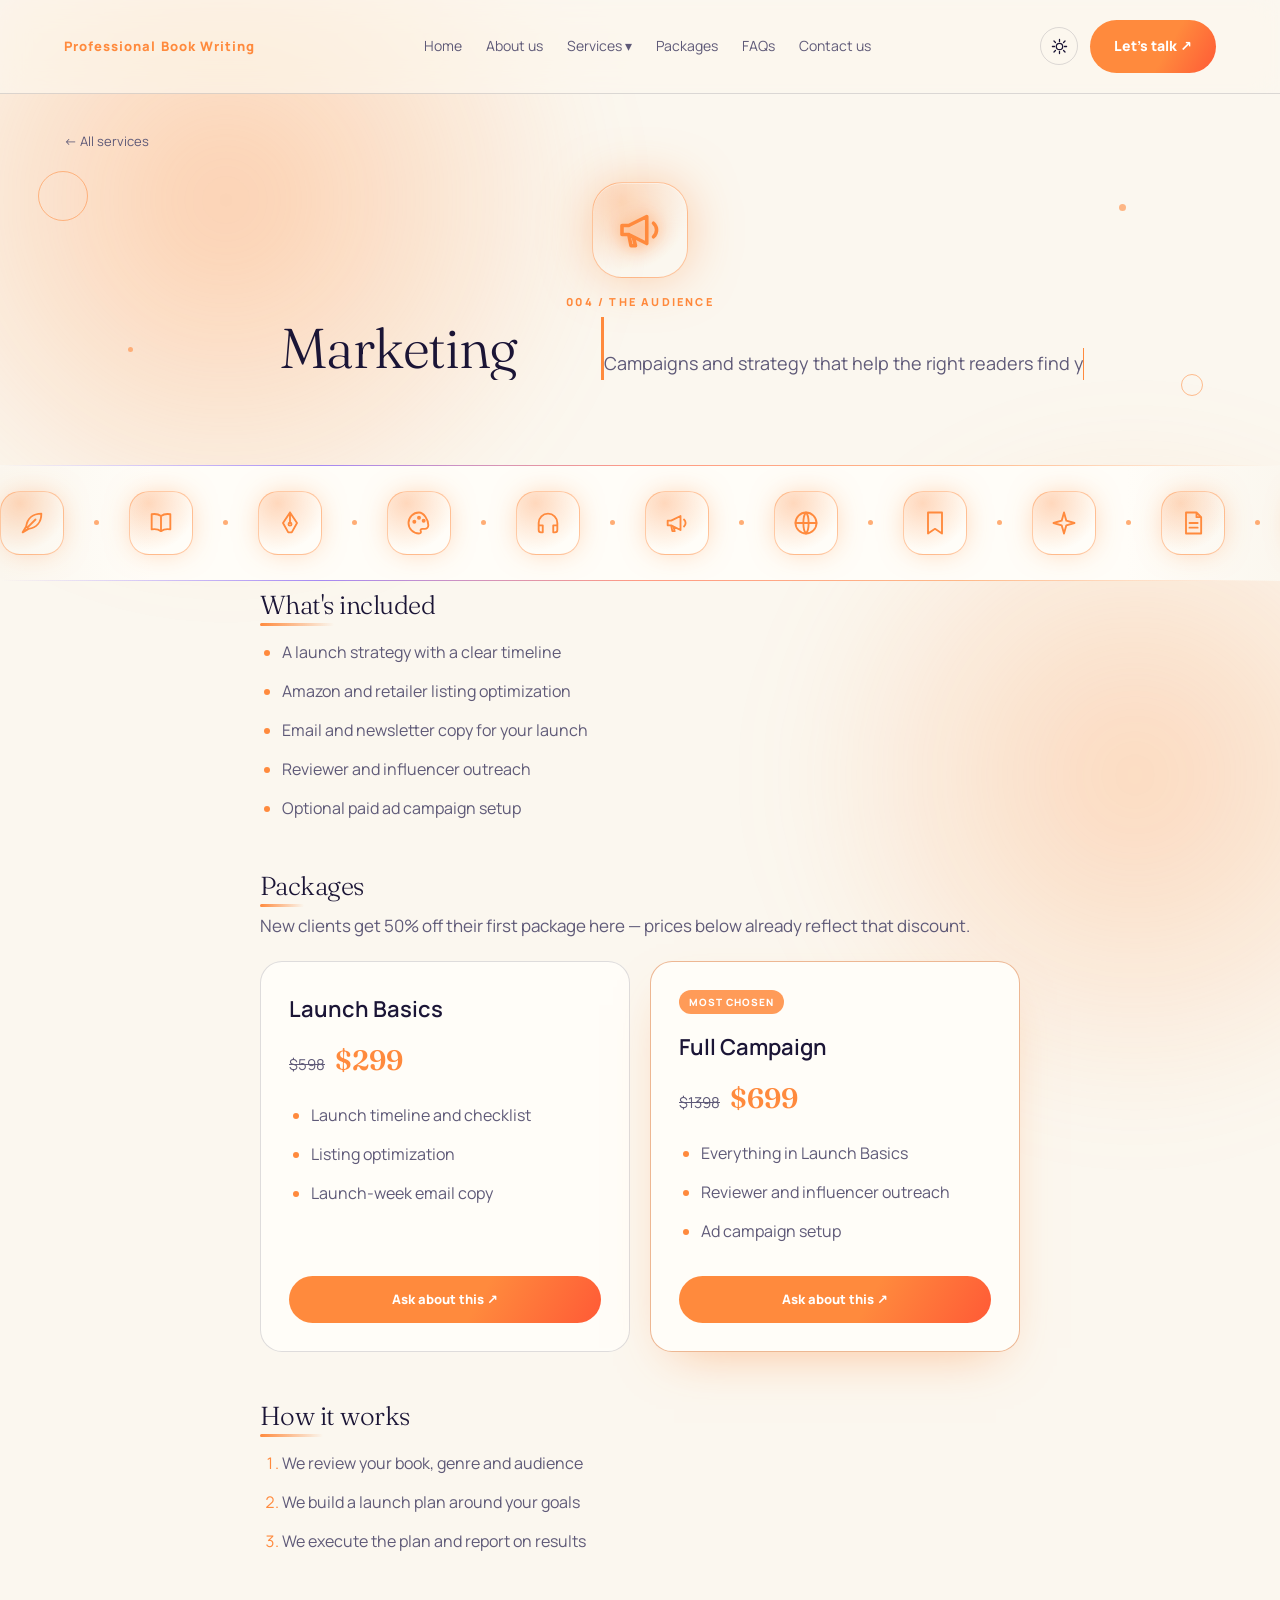
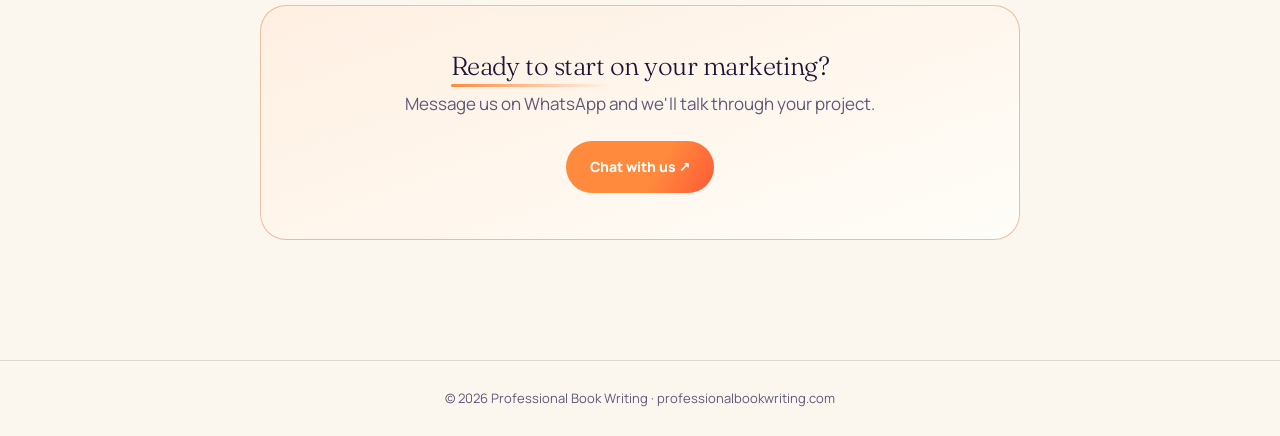
<file: marketing.html>
<!DOCTYPE html>
<html lang="en"><head><meta charset="UTF-8"><meta name="viewport" content="width=device-width,initial-scale=1">
<title>Marketing | Professional Book Writing</title>
<meta name="description" content="Campaigns and strategy that help the right readers find your book.">
<link rel="icon" type="image/x-icon" href="favicon.ico"><link rel="icon" type="image/png" sizes="32x32" href="favicon-32.png"><link rel="apple-touch-icon" href="apple-touch-icon.png">
<link rel="preconnect" href="https://fonts.googleapis.com"><link rel="preconnect" href="https://fonts.gstatic.com" crossorigin>
<link href="https://fonts.googleapis.com/css2?family=Fraunces:ital,wght@0,300;0,600;1,300&family=Manrope:wght@400;600;800&display=swap" rel="stylesheet">
<style>:root{--bg:#fbf7ef;--ink:#1b1536;--mut:#5f5a78;--lime:#ff5a36;--vio:#6a3df0;--cor:#ff8a3d;--card:#fffdf8;--line:#1b153624;--serif:'Fraunces',Georgia,serif;--sans:'Manrope',system-ui,sans-serif}
*,*::before,*::after{box-sizing:border-box;margin:0}
body{background:var(--bg);color:var(--ink);font:400 17px/1.75 var(--sans);position:relative;overflow-x:hidden}
a{color:inherit;text-decoration:none}
.shell{width:min(760px,90%);margin:auto}
h1,h2{font-family:var(--serif);font-weight:300;letter-spacing:-.02em;line-height:1.12}
nav{display:flex;justify-content:space-between;align-items:center;padding:20px 5%;border-bottom:1px solid var(--line)}
.brand{font:800 13px var(--sans);letter-spacing:.08em;color:var(--acc,var(--vio))}
.btn{display:inline-flex;padding:14px 24px;border-radius:99px;background:linear-gradient(120deg,var(--acc,var(--vio)),var(--cor) 60%,var(--lime));color:#fff;font-weight:800;font-size:14px}
.back{color:var(--mut);font-size:13px;display:inline-block;margin:36px 0 0 5%}
.shero{padding:28px 0 40px;text-align:center}
.shero i{display:inline-flex;width:96px;height:96px;padding:20px;border-radius:30px;background:radial-gradient(circle at 30% 20%,color-mix(in srgb,var(--acc,var(--vio)) 32%,transparent),#ffffff05 70%);border:1px solid color-mix(in srgb,var(--acc,var(--vio)) 46%,transparent);box-shadow:0 0 54px -8px color-mix(in srgb,var(--acc,var(--vio)) 58%,transparent),inset 0 1px 0 #ffffff60;color:var(--acc,var(--vio))}
.shero i svg{width:100%;height:100%;fill:none;stroke:currentColor;stroke-width:1.6;stroke-linecap:round;stroke-linejoin:round;filter:drop-shadow(0 0 9px var(--acc,var(--vio)))}
.shero small{display:block;font:800 11px var(--sans);letter-spacing:.2em;color:var(--acc,var(--vio));margin:16px 0 8px}
.shero h1{font-size:clamp(34px,6vw,56px);overflow:hidden;white-space:nowrap;display:inline-block;width:var(--tw,auto);max-width:100%;border-right:.07em solid var(--acc,var(--vio));animation:blk 1s step-end infinite,type 1.1s steps(24,end) .4s both}
.shero p{color:var(--mut);max-width:480px;margin:16px auto 0;font-size:18px}
.scontent{padding:10px 0 70px}
.scontent section{margin-bottom:50px}
.scontent h2{font-size:26px;margin-bottom:18px;position:relative;display:inline-block}
.scontent h2::after{content:"";position:absolute;left:0;bottom:-6px;width:42%;height:3px;background:linear-gradient(90deg,var(--acc,var(--vio)),transparent);border-radius:2px}
.scontent ul,.scontent ol{padding-left:22px;color:var(--mut)}
.scontent li{margin-bottom:11px;font-size:16px}
.scontent li::marker{color:var(--acc,var(--vio))}
.scta{text-align:center;background:linear-gradient(160deg,color-mix(in srgb,var(--acc,var(--vio)) 12%,var(--card)),var(--card));border:1px solid color-mix(in srgb,var(--acc,var(--vio)) 32%,var(--line));border-radius:26px;padding:46px 28px}
.scta h2{margin-bottom:8px}.scta p{color:var(--mut);margin-bottom:22px}
footer{border-top:1px solid var(--line);padding:26px 0;text-align:center;color:var(--mut);font-size:13px}
body::before{content:"";position:fixed;top:-20%;left:-12%;width:70vw;height:70vw;max-width:760px;max-height:760px;border-radius:50%;background:radial-gradient(circle,color-mix(in srgb,var(--acc,var(--vio)) 36%,transparent),transparent 70%);filter:blur(42px);z-index:-1;animation:drift 14s ease-in-out infinite}
body::after{content:"";position:fixed;bottom:-25%;right:-16%;width:60vw;height:60vw;max-width:700px;max-height:700px;border-radius:50%;background:radial-gradient(circle,color-mix(in srgb,var(--cor) 28%,transparent),transparent 70%);filter:blur(46px);z-index:-1;animation:drift 18s ease-in-out infinite reverse}
.rv{animation:riseIn .8s cubic-bezier(.16,1,.3,1) both}
@keyframes riseIn{from{opacity:0;transform:translateY(26px)}}
@keyframes drift{50%{transform:translate(6%,4%) scale(1.14)}}
@keyframes type{from{width:0}}
@keyframes blk{50%{border-color:transparent}}
@media(prefers-reduced-motion:reduce){body::before,body::after{animation:none}.rv{animation:none;opacity:1;transform:none}.shero h1{animation:none;width:var(--tw,auto);border-right:0}}

/* more motion + packages */
.shero i{position:relative;overflow:hidden;animation:float 3.4s ease-in-out infinite}
.shero i::after{content:"";position:absolute;inset:-60%;background:linear-gradient(110deg,transparent 42%,#ffffff55 50%,transparent 58%);transform:translateX(-110%);animation:sheen 4.2s ease-in-out infinite}
@keyframes float{50%{transform:translateY(-8px)}}
@keyframes sheen{0%,55%{transform:translateX(-110%)}100%{transform:translateX(110%)}}
.pkgs{display:grid;grid-template-columns:1fr 1fr;gap:20px}
.pkg{background:var(--card);border:1px solid var(--line);border-radius:22px;padding:28px;display:flex;flex-direction:column;transition:transform .35s}
.pkg:hover{transform:translateY(-6px)}
.pkg.pop{border-color:color-mix(in srgb,var(--acc,var(--vio)) 45%,var(--line));box-shadow:0 20px 50px -24px color-mix(in srgb,var(--acc,var(--vio)) 55%,transparent)}
.pkg .badge{align-self:flex-start;background:color-mix(in srgb,var(--acc,var(--vio)) 85%,transparent);color:#fff;font:800 10px var(--sans);letter-spacing:.1em;padding:5px 10px;border-radius:99px;margin-bottom:14px}
.pkg h3{font-size:22px;font-weight:600;margin-bottom:8px}
.pkg .price{display:flex;align-items:baseline;gap:10px;margin-bottom:16px}
.pkg .price del{color:var(--mut);font-size:15px}
.pkg .price b{font-size:28px;font-family:var(--serif);font-weight:600;color:var(--acc,var(--vio))}
.pkg ul{margin-bottom:20px;flex:1}
.pkg .btn{justify-content:center;text-align:center;font-size:13px;padding:12px 18px}
@media(max-width:560px){.pkgs{grid-template-columns:1fr}}
@media(prefers-reduced-motion:reduce){.shero i{animation:none}.shero i::after{animation:none;display:none}}

/* main-site nav ported to service pages */
:root[data-theme="dark"]{--bg:#150f33;--ink:#fff9f0;--mut:#c4bde3;--card:#201848;--line:#ffffff26}
nav{position:sticky;top:0;z-index:50;background:color-mix(in srgb,var(--bg) 70%,transparent);backdrop-filter:blur(14px) saturate(160%)}
.links{display:flex;gap:24px;font-size:14px;color:var(--mut);align-items:center}
.links a{color:var(--mut)}.links a:hover{color:var(--acc,var(--vio))}
.dd{position:relative}
.ddmenu{position:absolute;top:140%;left:0;background:var(--card);border:1px solid var(--line);border-radius:16px;padding:10px;min-width:220px;box-shadow:0 24px 50px -22px #0008;opacity:0;pointer-events:none;transform:translateY(-6px);transition:.25s;z-index:60}
.dd:hover .ddmenu{opacity:1;pointer-events:all;transform:none}
.ddmenu a{display:block;padding:9px 12px;border-radius:9px;font-size:14px;color:var(--mut)}
.ddmenu a:hover{background:color-mix(in srgb,var(--acc,var(--vio)) 14%,transparent);color:var(--ink)}
.tgl{position:relative;width:38px;height:38px;border-radius:50%;border:1px solid var(--line);background:none;display:grid;place-items:center;color:var(--ink);cursor:pointer;flex:0 0 auto}
.tgl svg{position:absolute;width:17px;height:17px;stroke:currentColor;stroke-width:1.8;stroke-linecap:round;stroke-linejoin:round;fill:none}
.tgl .i-moon{fill:currentColor;stroke:none;display:none}
[data-theme="dark"] .tgl .i-sun{display:none}
[data-theme="dark"] .tgl .i-moon{display:block}
@media(max-width:860px){.links{display:none}}

/* ported icon marquee + hero motes + typed tagline */
.mq{overflow:hidden;padding:26px 0;margin:36px 0 0;background:linear-gradient(90deg,var(--bg),transparent 12%,transparent 88%,var(--bg)),linear-gradient(var(--card),var(--card));position:relative}
.mq::before,.mq::after{content:"";position:absolute;left:0;right:0;height:1px;background:linear-gradient(90deg,transparent,var(--vio),var(--lime),var(--cor),transparent);opacity:.6}.mq::before{top:0}.mq::after{bottom:0}
.mq #mqt2{display:flex;align-items:center;gap:30px;width:max-content;animation:mq 42s linear infinite}
#mqt2 .lg{--a:var(--acc,var(--vio));width:64px;height:64px;border-radius:20px;display:grid;place-items:center;position:relative;overflow:hidden;color:var(--a);background:radial-gradient(circle at 30% 18%,color-mix(in srgb,var(--a) 32%,transparent),transparent 72%);border:1px solid color-mix(in srgb,var(--a) 44%,transparent);box-shadow:0 0 30px -8px color-mix(in srgb,var(--a) 55%,transparent)}
#mqt2 .lg svg{width:28px;height:28px;stroke:currentColor;fill:none;stroke-width:1.6;stroke-linecap:round;stroke-linejoin:round}
#mqt2 .dt{width:5px;height:5px;border-radius:50%;background:var(--acc,var(--vio));opacity:.7}
@keyframes mq{to{transform:translateX(-50%)}}
.shero{position:relative}
.mote{position:absolute;border-radius:50%;border:1px solid color-mix(in srgb,var(--acc,var(--vio)) 55%,transparent);animation:bob 5s ease-in-out infinite}
.mote.dot{background:var(--acc,var(--vio));border:0;opacity:.6}
@keyframes bob{50%{transform:translateY(-14px)}}
.shero h2tag{display:none}
.tagline{overflow:hidden;white-space:nowrap;display:inline-block;width:0;border-right:.07em solid var(--acc,var(--vio));animation:blk 1s step-end infinite,type2 1.2s steps(40,end) 1.6s forwards}
@keyframes type2{to{width:var(--ttw)}}
@media(max-width:720px){.tagline{white-space:normal;width:auto;border-right:0;animation:none}}
@media(prefers-reduced-motion:reduce){.mote{animation:none}#mqt2{animation:none}.tagline{width:var(--ttw);border-right:0;animation:none}}
</style>
</head><body style="--acc:#ff8a3d">
<nav><a class="brand" href="index.html">Professional Book Writing</a>
<div class="links"><a href="index.html#home">Home</a><a href="index.html#about">About us</a><div class="dd"><a href="index.html#services">Services ▾</a><div class="ddmenu"><a href="book-writing.html">Book Writing</a><a href="editing.html">Editing</a><a href="publishing.html">Publishing</a><a href="marketing.html">Marketing</a><a href="audiobook.html">Audiobook</a><a href="author-website.html">Author Website</a><a href="social-media.html">Social Media Marketing</a><a href="hardcopies.html">Hardcopies</a></div></div><a href="index.html#packages">Packages</a><a href="index.html#faq">FAQs</a><a href="index.html#consultation">Contact us</a></div>
<div style="display:flex;gap:12px;align-items:center"><button class="tgl" id="tglBtn" aria-label="Toggle dark mode"><svg class="i-sun" viewBox="0 0 24 24"><circle cx="12" cy="12" r="4.5"/><path d="M12 2v3M12 19v3M4.2 4.2l2.1 2.1M17.7 17.7l2.1 2.1M2 12h3M19 12h3M4.2 19.8l2.1-2.1M17.7 6.3l2.1-2.1"/></svg><svg class="i-moon" viewBox="0 0 24 24"><path d="M21 12.8A9 9 0 1111.2 3 7 7 0 0021 12.8z"/></svg></button><a class="btn" href="https://wa.me/15126686838" target="_blank" rel="noopener">Let's talk ↗</a></div>
</nav>
<a class="back" href="index.html#services">← All services</a>
<header class="shero"><span class="mote" style="width:50px;height:50px;top:6%;left:3%"></span><span class="mote dot" style="width:7px;height:7px;top:18%;right:12%;animation-delay:-1.4s"></span><span class="mote" style="width:22px;height:22px;bottom:12%;right:6%;animation-delay:-2.6s"></span><span class="mote dot" style="width:5px;height:5px;bottom:28%;left:10%;animation-delay:-3.6s"></span><i><svg viewBox="0 0 24 24"><path d="M4 10v4h3l8 4V6L7 10zM18 9a4 4 0 010 6M7 14l1 5h2l-1-4"/></svg></i><small>004 / THE AUDIENCE</small><h1 style="--tw:12ch">Marketing</h1><p class="tagline" style="--ttw:70ch">Campaigns and strategy that help the right readers find your book.</p></header>
<div class="mq" aria-hidden="true"><div id="mqt2"></div></div>
<main class="shell scontent">
<section class="rv" style="animation-delay:.1s"><h2>What's included</h2><ul><li>A launch strategy with a clear timeline</li><li>Amazon and retailer listing optimization</li><li>Email and newsletter copy for your launch</li><li>Reviewer and influencer outreach</li><li>Optional paid ad campaign setup</li></ul></section>
<section class="rv" style="animation-delay:.25s"><h2>Packages</h2><p style="color:var(--mut);margin:-8px 0 20px">New clients get 50% off their first package here — prices below already reflect that discount.</p><div class="pkgs"><div class="pkg"><h3>Launch Basics</h3><div class="price"><del>$598</del><b>$299</b></div><ul><li>Launch timeline and checklist</li><li>Listing optimization</li><li>Launch-week email copy</li></ul><a class="btn" href="https://wa.me/15126686838?text=Hi%21%20I%27m%20interested%20in%20the%20Launch%20Basics%20package%20for%20Marketing." target="_blank" rel="noopener">Ask about this ↗</a></div><div class="pkg pop"><span class="badge">MOST CHOSEN</span><h3>Full Campaign</h3><div class="price"><del>$1398</del><b>$699</b></div><ul><li>Everything in Launch Basics</li><li>Reviewer and influencer outreach</li><li>Ad campaign setup</li></ul><a class="btn" href="https://wa.me/15126686838?text=Hi%21%20I%27m%20interested%20in%20the%20Full%20Campaign%20package%20for%20Marketing." target="_blank" rel="noopener">Ask about this ↗</a></div></div></section>
<section class="rv" style="animation-delay:.4s"><h2>How it works</h2><ol><li>We review your book, genre and audience</li><li>We build a launch plan around your goals</li><li>We execute the plan and report on results</li></ol></section>
<section class="scta rv" style="animation-delay:.55s"><h2>Ready to start on your marketing?</h2><p>Message us on WhatsApp and we'll talk through your project.</p><a class="btn" href="https://wa.me/15126686838" target="_blank" rel="noopener">Chat with us ↗</a></section>
</main>
<footer><span>© 2026 Professional Book Writing · professionalbookwriting.com</span></footer>
<script>
try{var pt=localStorage.getItem('pbw-theme');document.documentElement.dataset.theme=pt||(matchMedia('(prefers-color-scheme:dark)').matches?'dark':'light')}catch(e){}
var tb=document.getElementById('tglBtn');if(tb)tb.addEventListener('click',function(){var nt=document.documentElement.dataset.theme==='dark'?'light':'dark';document.documentElement.dataset.theme=nt;try{localStorage.setItem('pbw-theme',nt)}catch(e){}});
var MQI=['<path d="M20 4c-7 0-12 4-13 11l-3 5 5-3c7-1 11-6 11-13zM8 16l7-7"/>','<path d="M12 6c-2-1.5-5-2-8-1.5v13c3-.5 6 0 8 1.5 2-1.5 5-2 8-1.5v-13c-3-.5-6 0-8 1.5zM12 6v13"/>','<path d="M12 3l6 9-4.5 8h-3L6 12zM12 3v9"/><circle cx="12" cy="13" r="1.3"/>','<path d="M12 3a9 9 0 100 18c1.5 0 2-1 1.5-2s0-2 1.5-2h2a3 3 0 003-3c0-5-4-11-8-11z"/><circle cx="8" cy="11" r=".9"/><circle cx="12" cy="7.5" r=".9"/><circle cx="16" cy="10" r=".9"/>','<path d="M4 14v-2a8 8 0 0116 0v2M4 14h3.5v6H6a2 2 0 01-2-2zM20 14h-3.5v6H18a2 2 0 002-2z"/>','<path d="M4 10v4h3l8 4V6L7 10zM18 9a4 4 0 010 6M7 14l1 5h2l-1-4"/>','<circle cx="12" cy="12" r="9"/><path d="M3 12h18M12 3c3 3 3 15 0 18M12 3c-3 3-3 15 0 18"/>','<path d="M6 3h12v18l-6-4-6 4z"/>','<path d="M12 3l2 7 7 2-7 2-2 7-2-7-7-2 7-2z"/>','<path d="M6 3h9l4 4v14H6zM15 3v4h4M9 12h7M9 16h7"/>'];
var row=MQI.map(function(p){return '<span class="lg"><svg viewBox="0 0 24 24">'+p+'</svg></span><i class="dt"></i>'}).join('');
var mqt2=document.getElementById('mqt2');if(mqt2)mqt2.innerHTML=row+row;
</script>
</body></html>
</file>
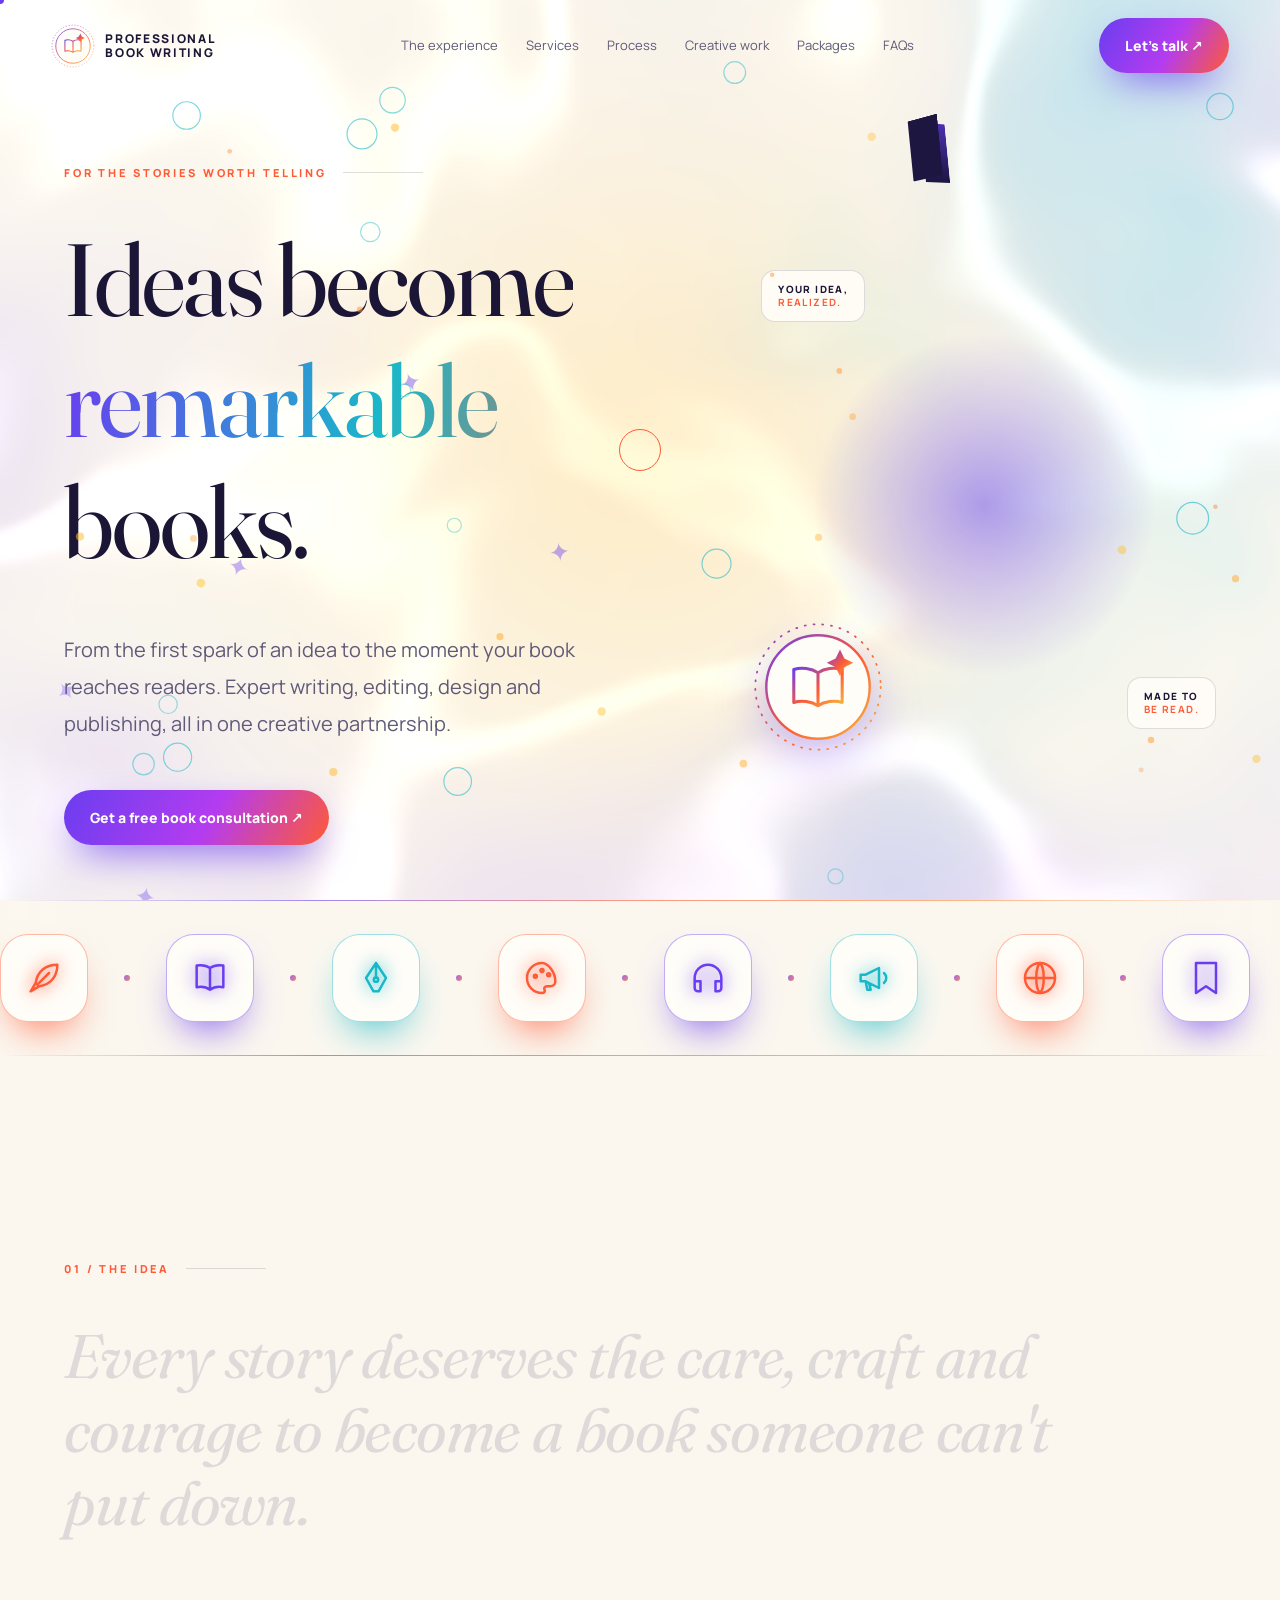
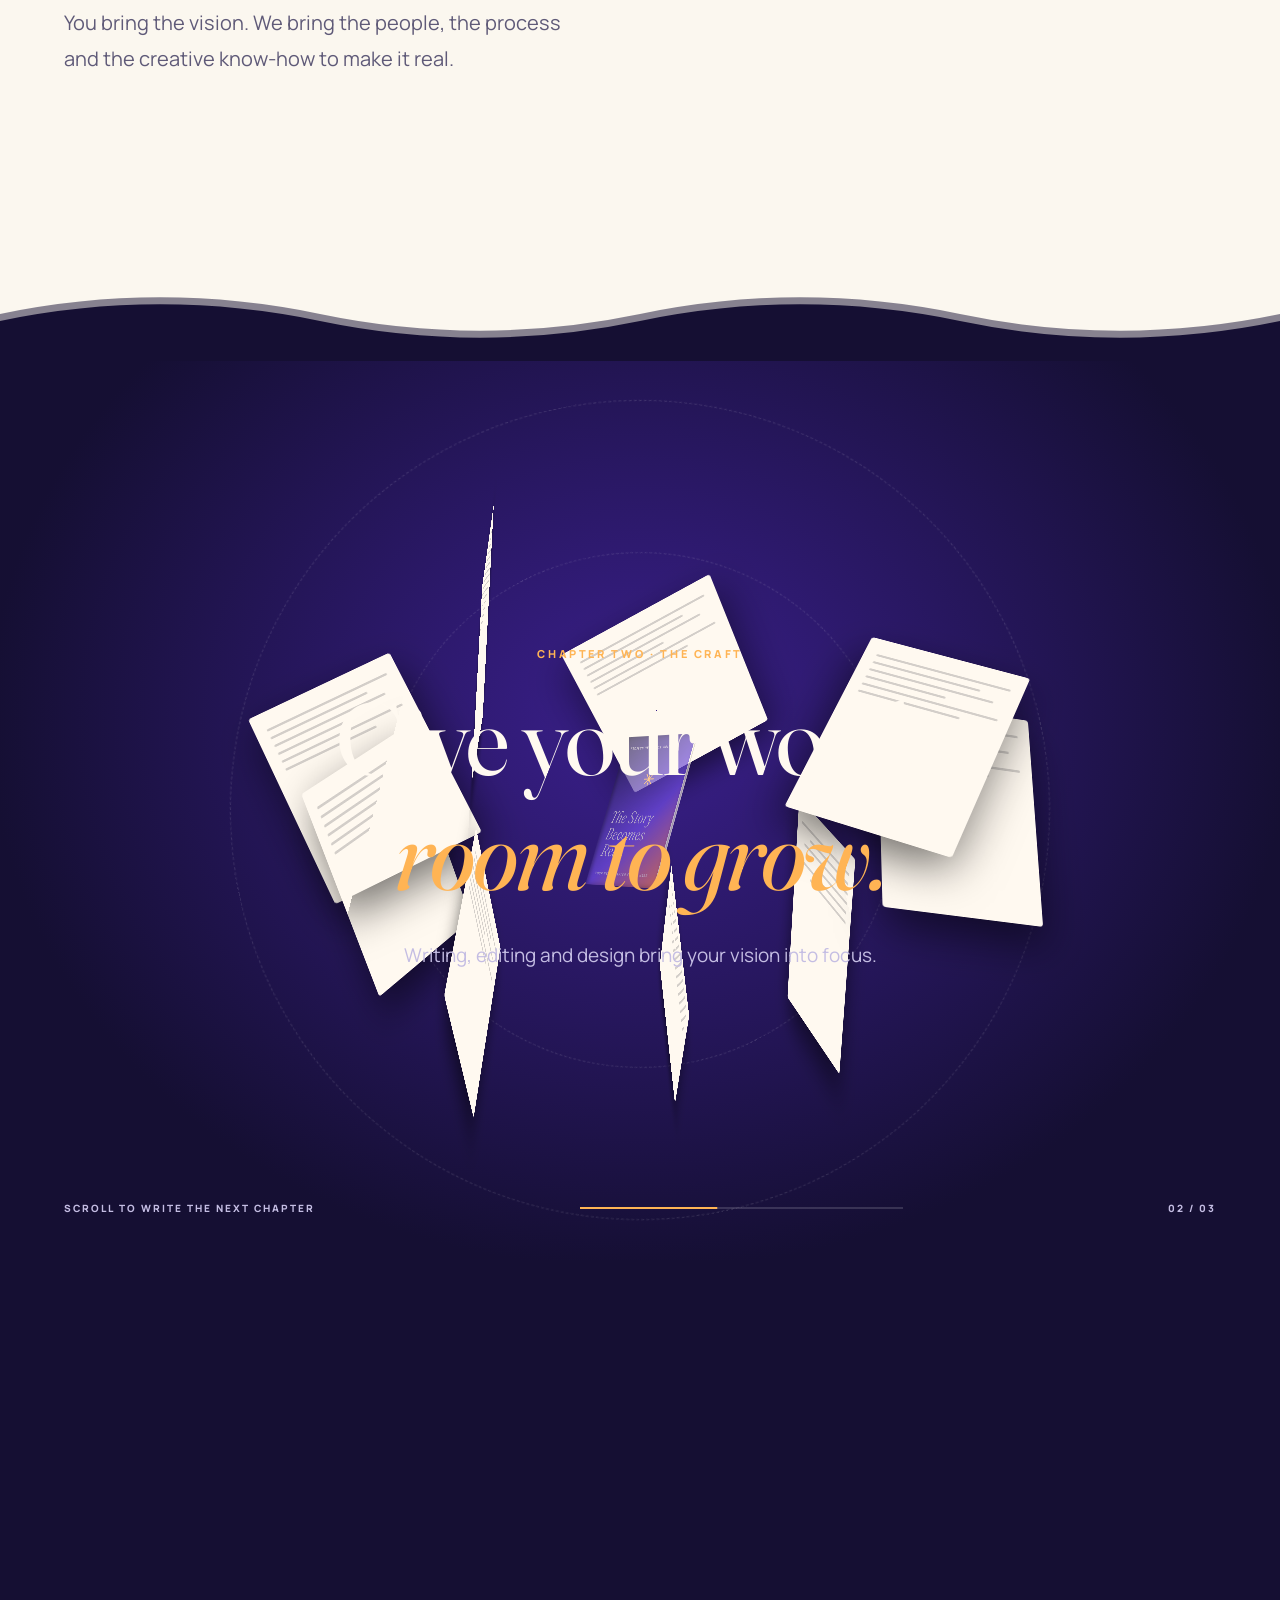
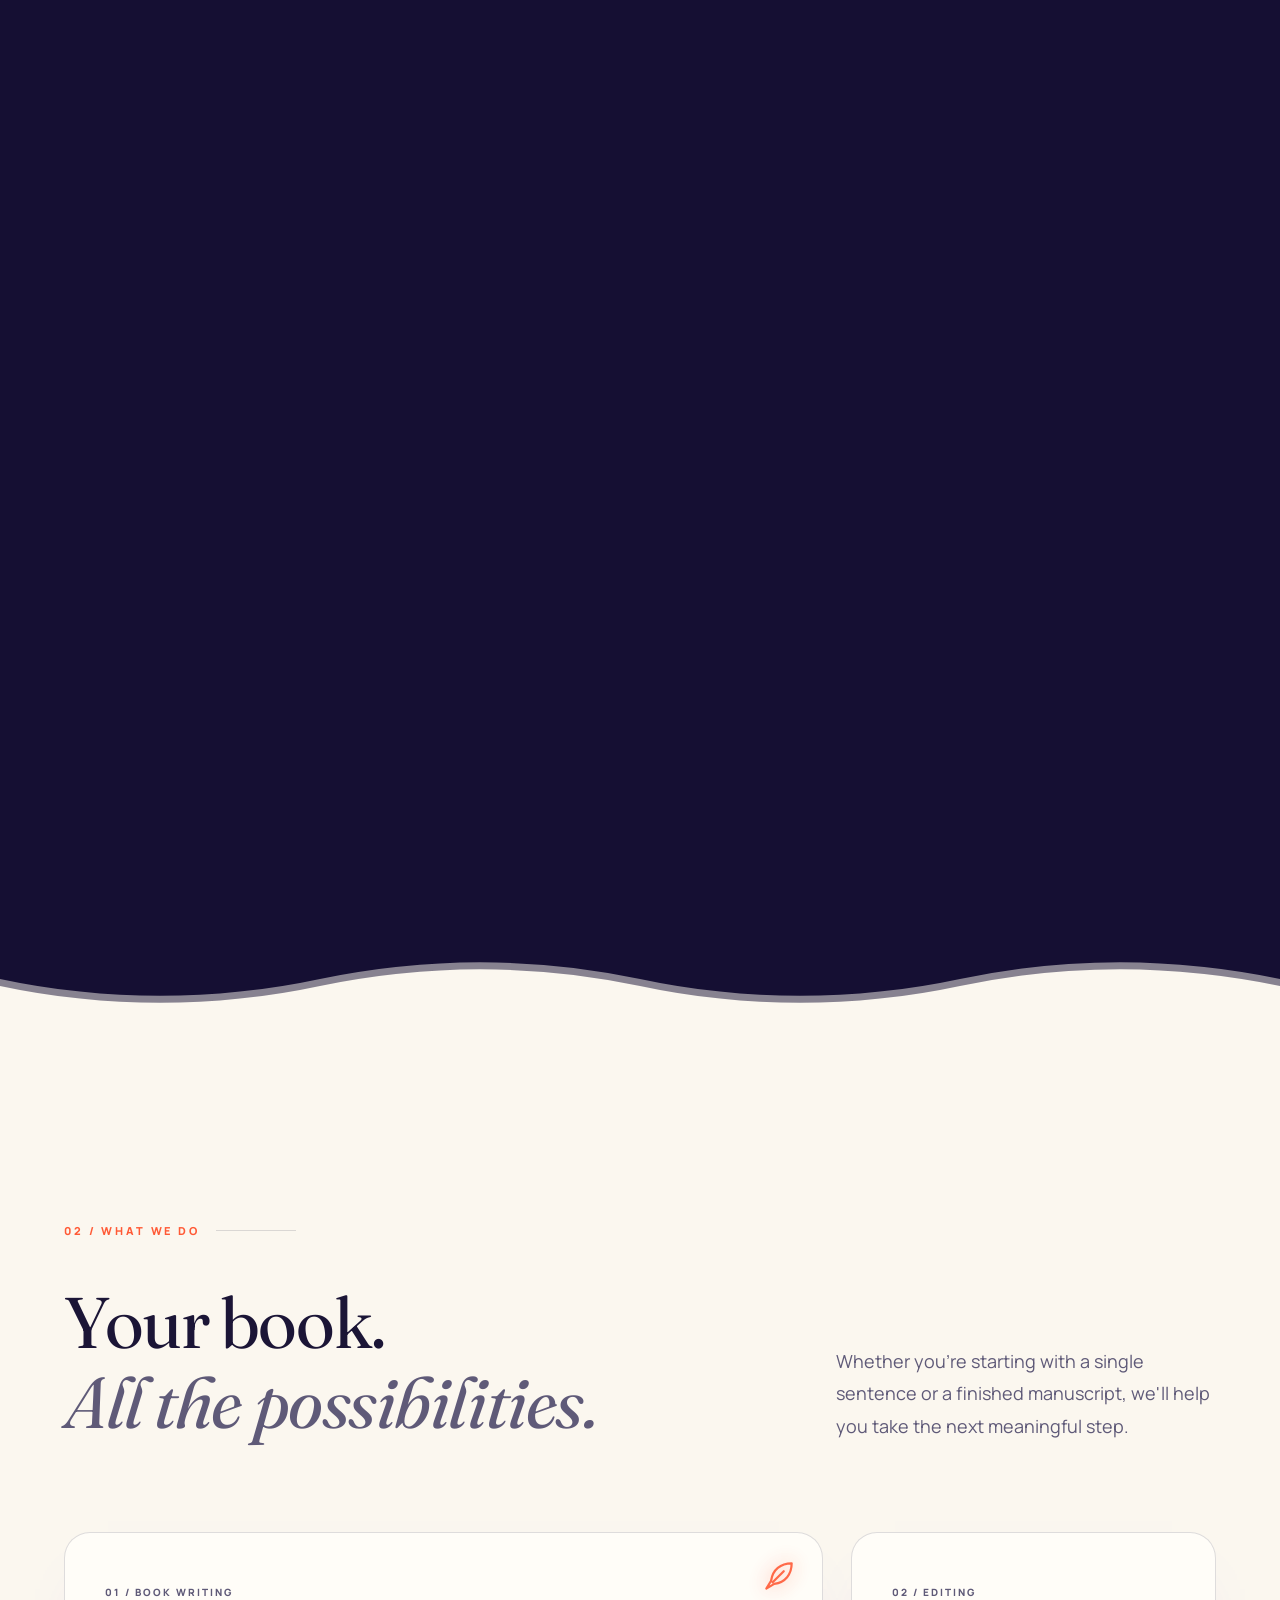
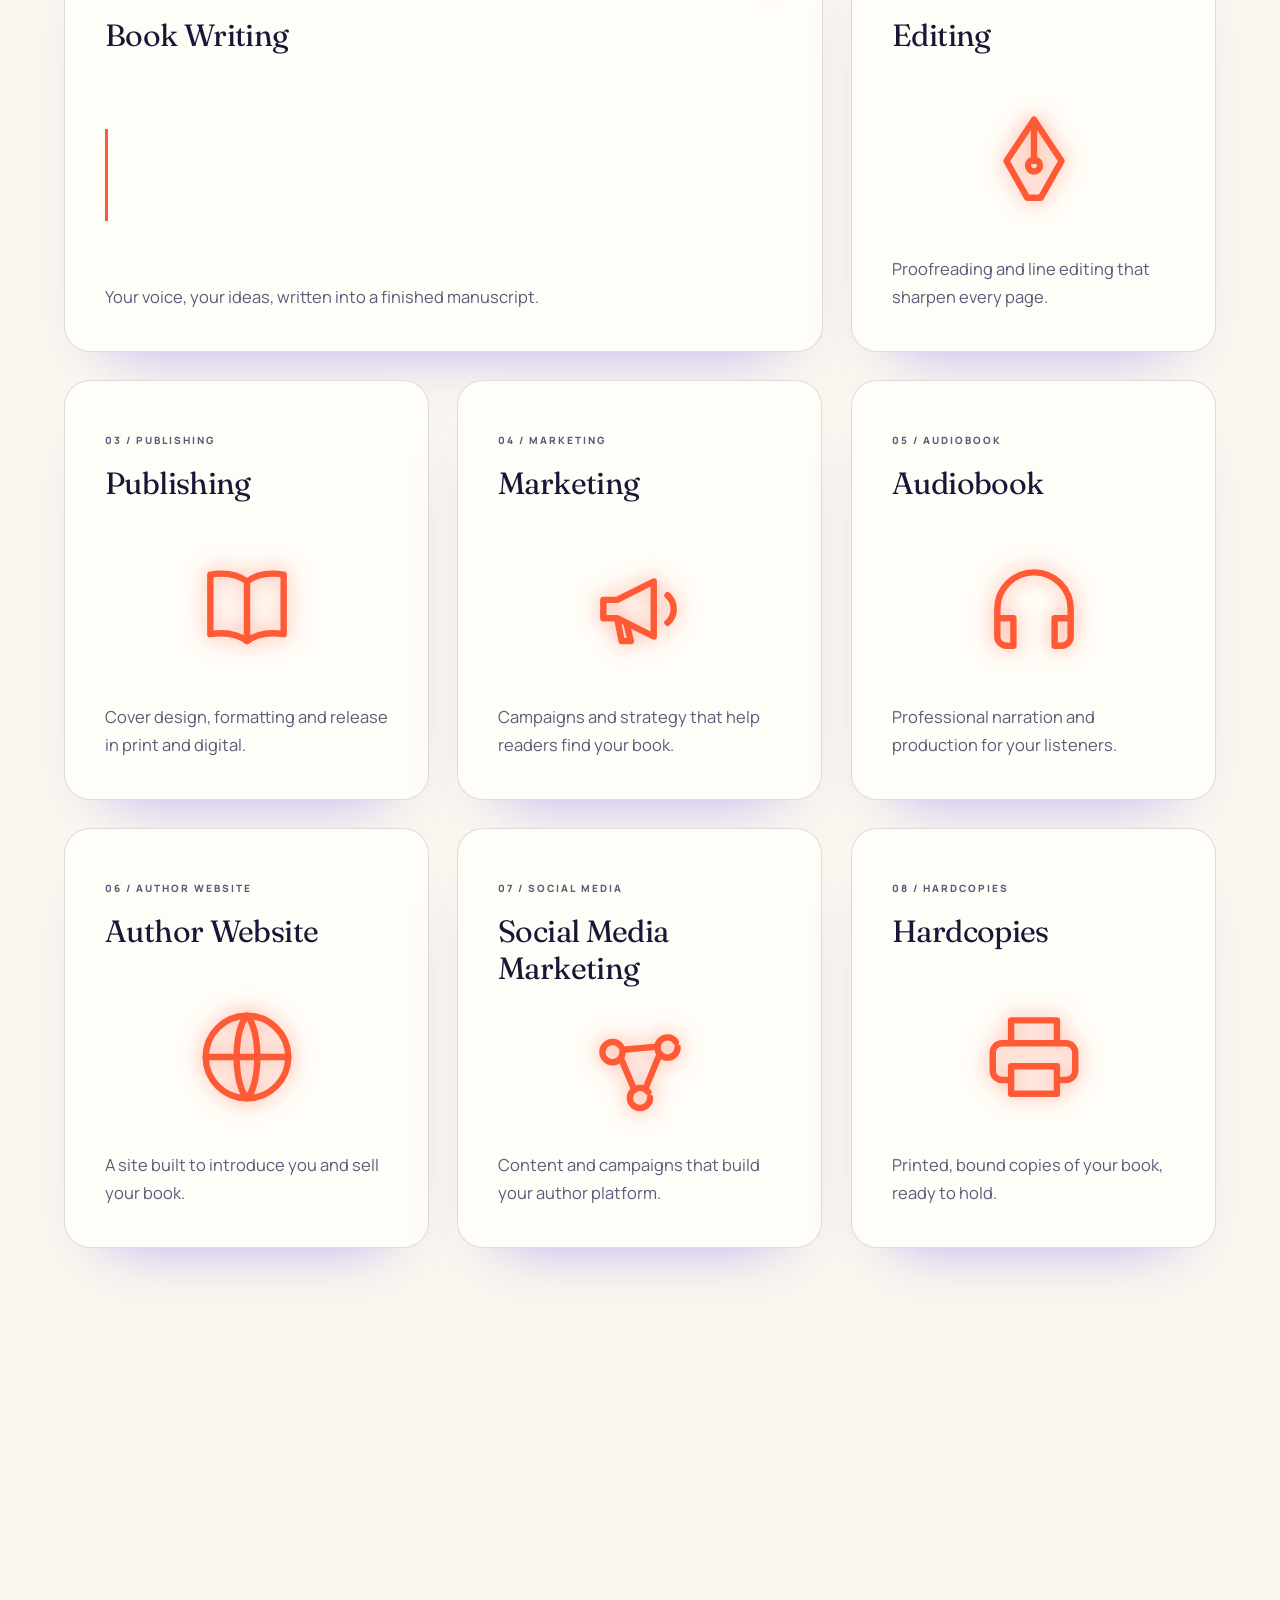
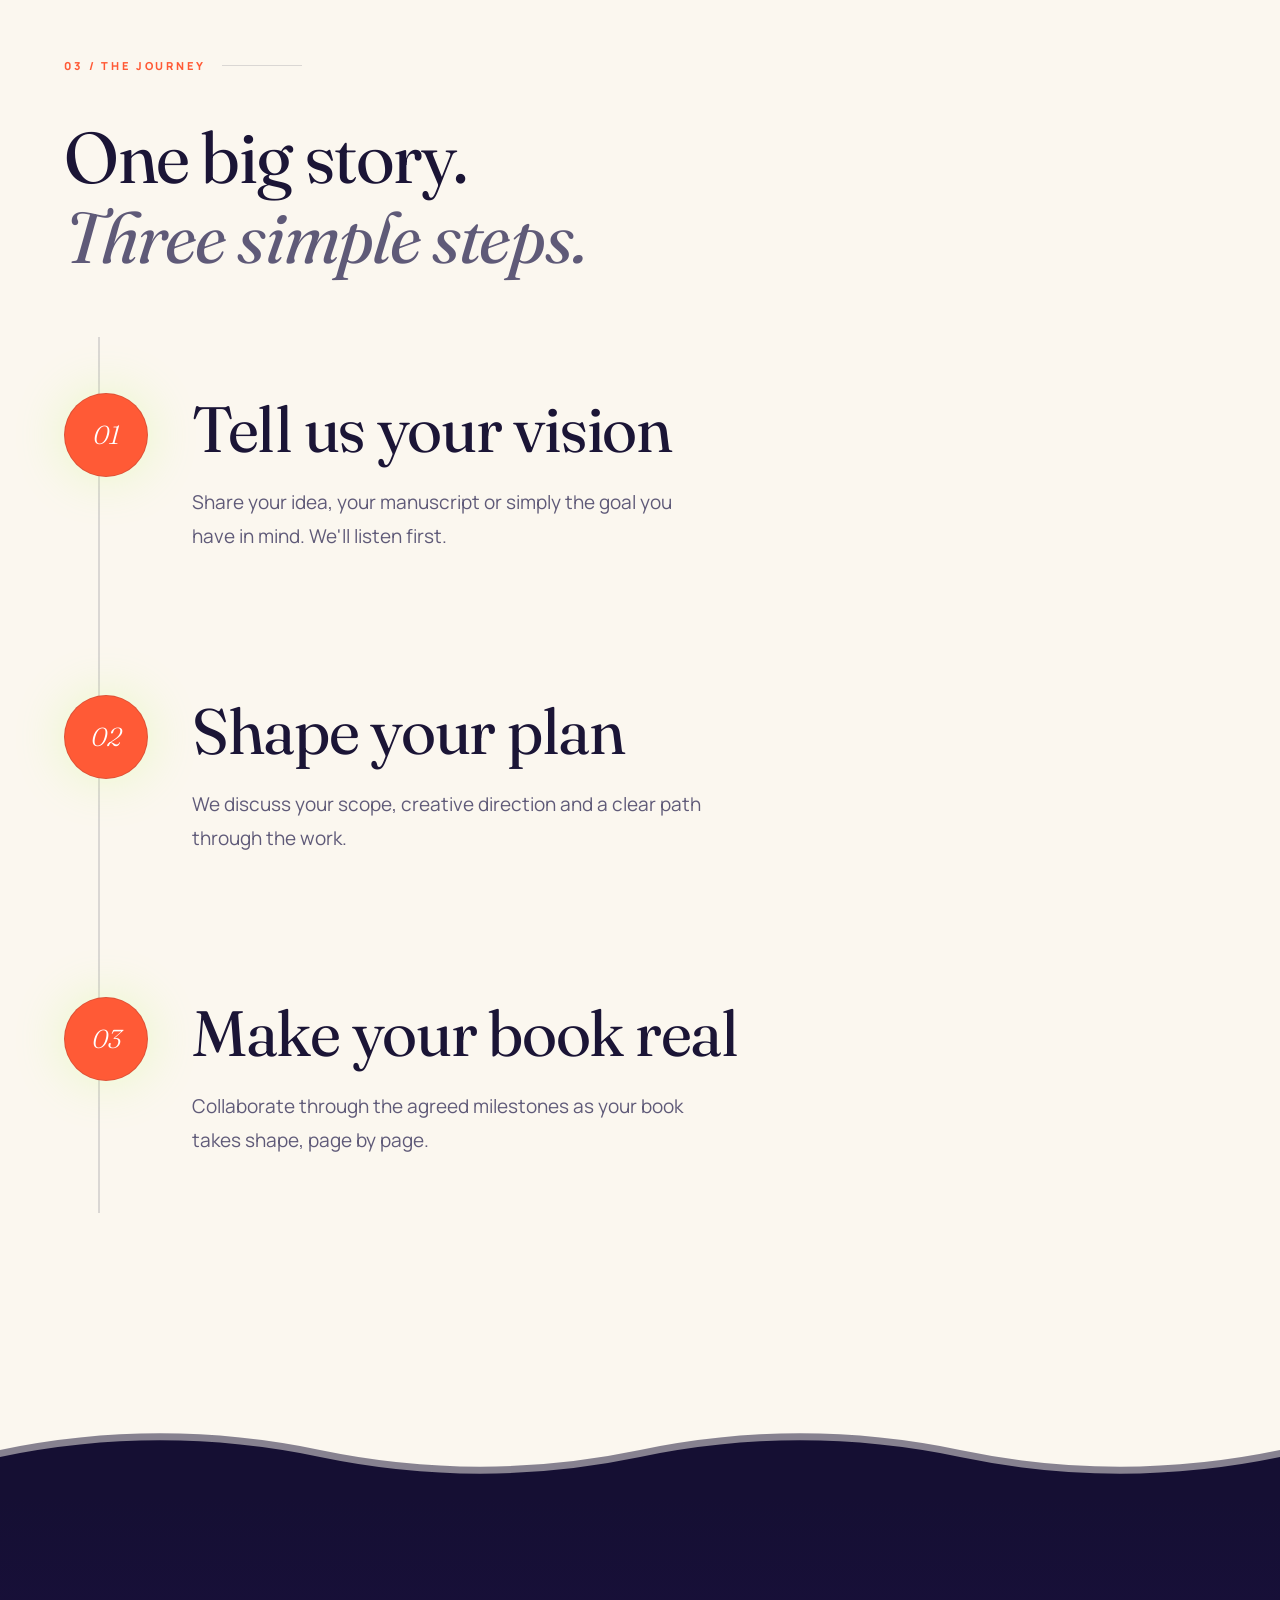
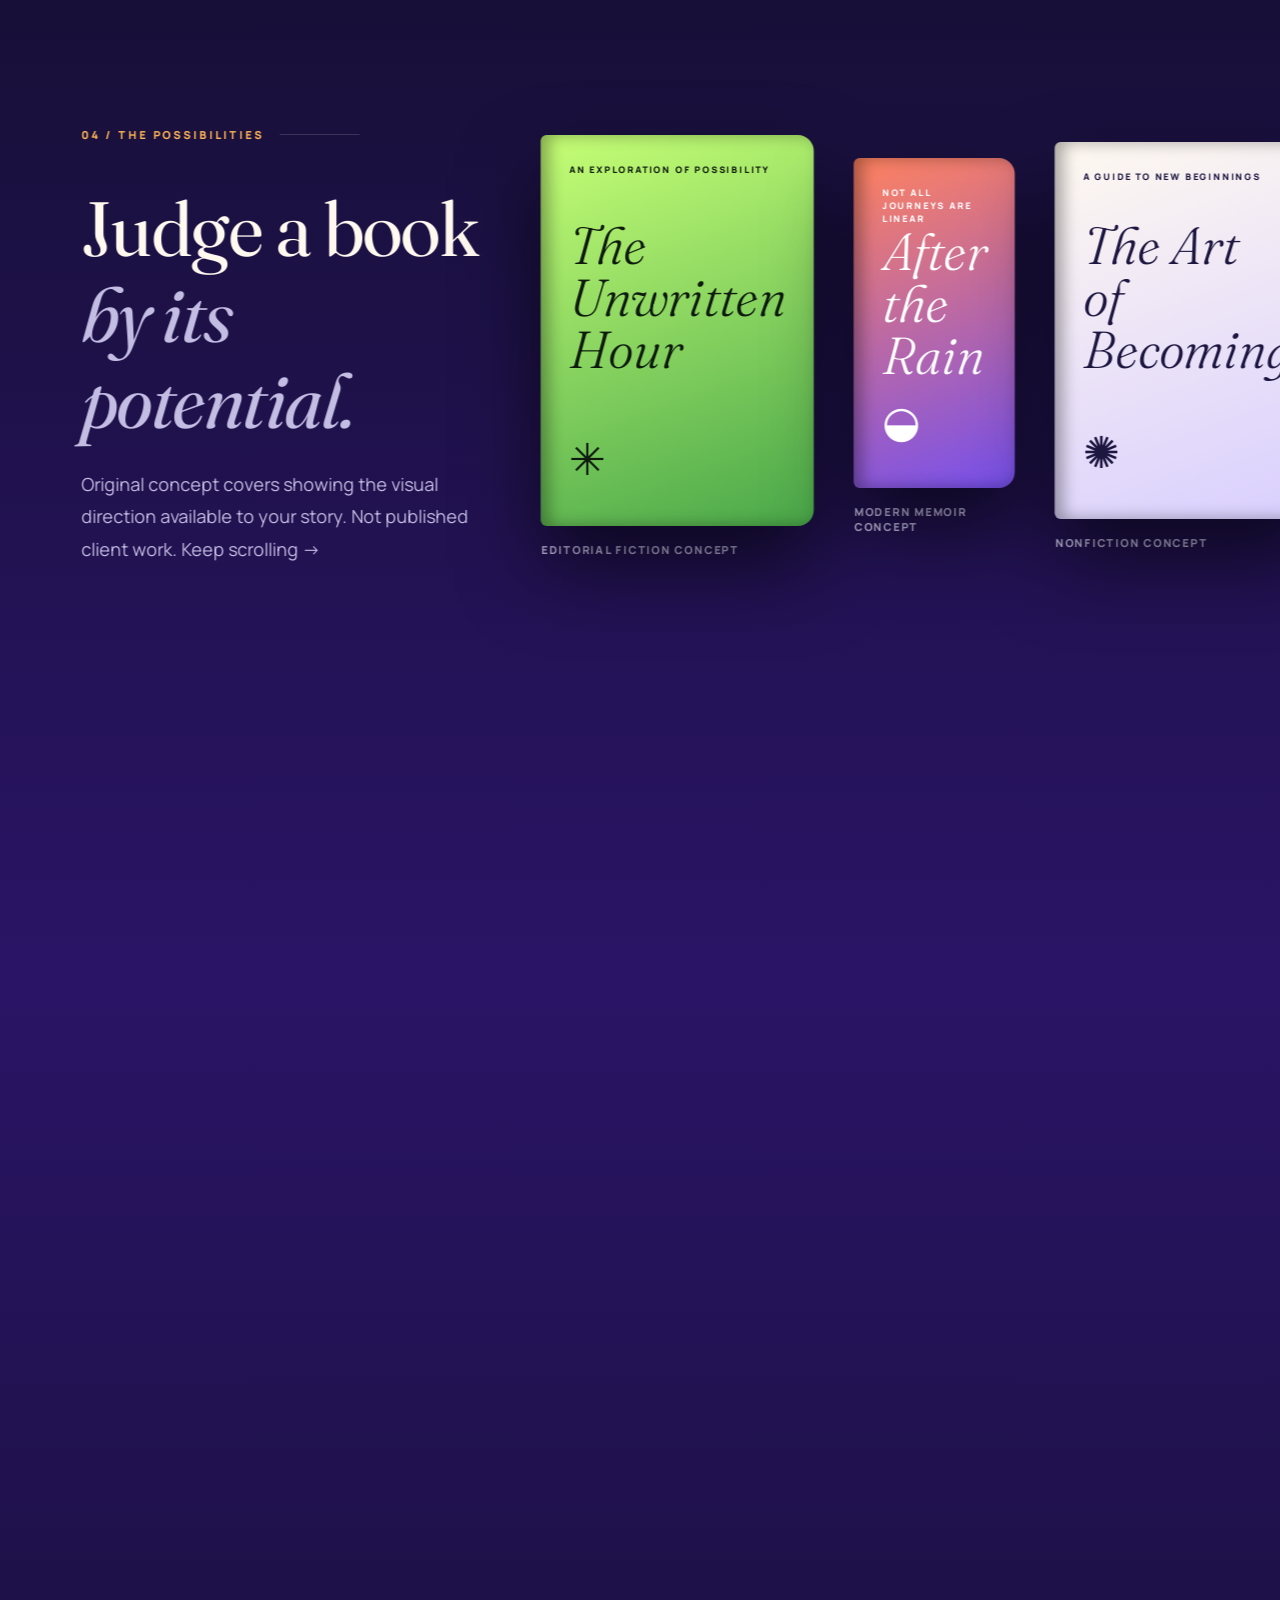
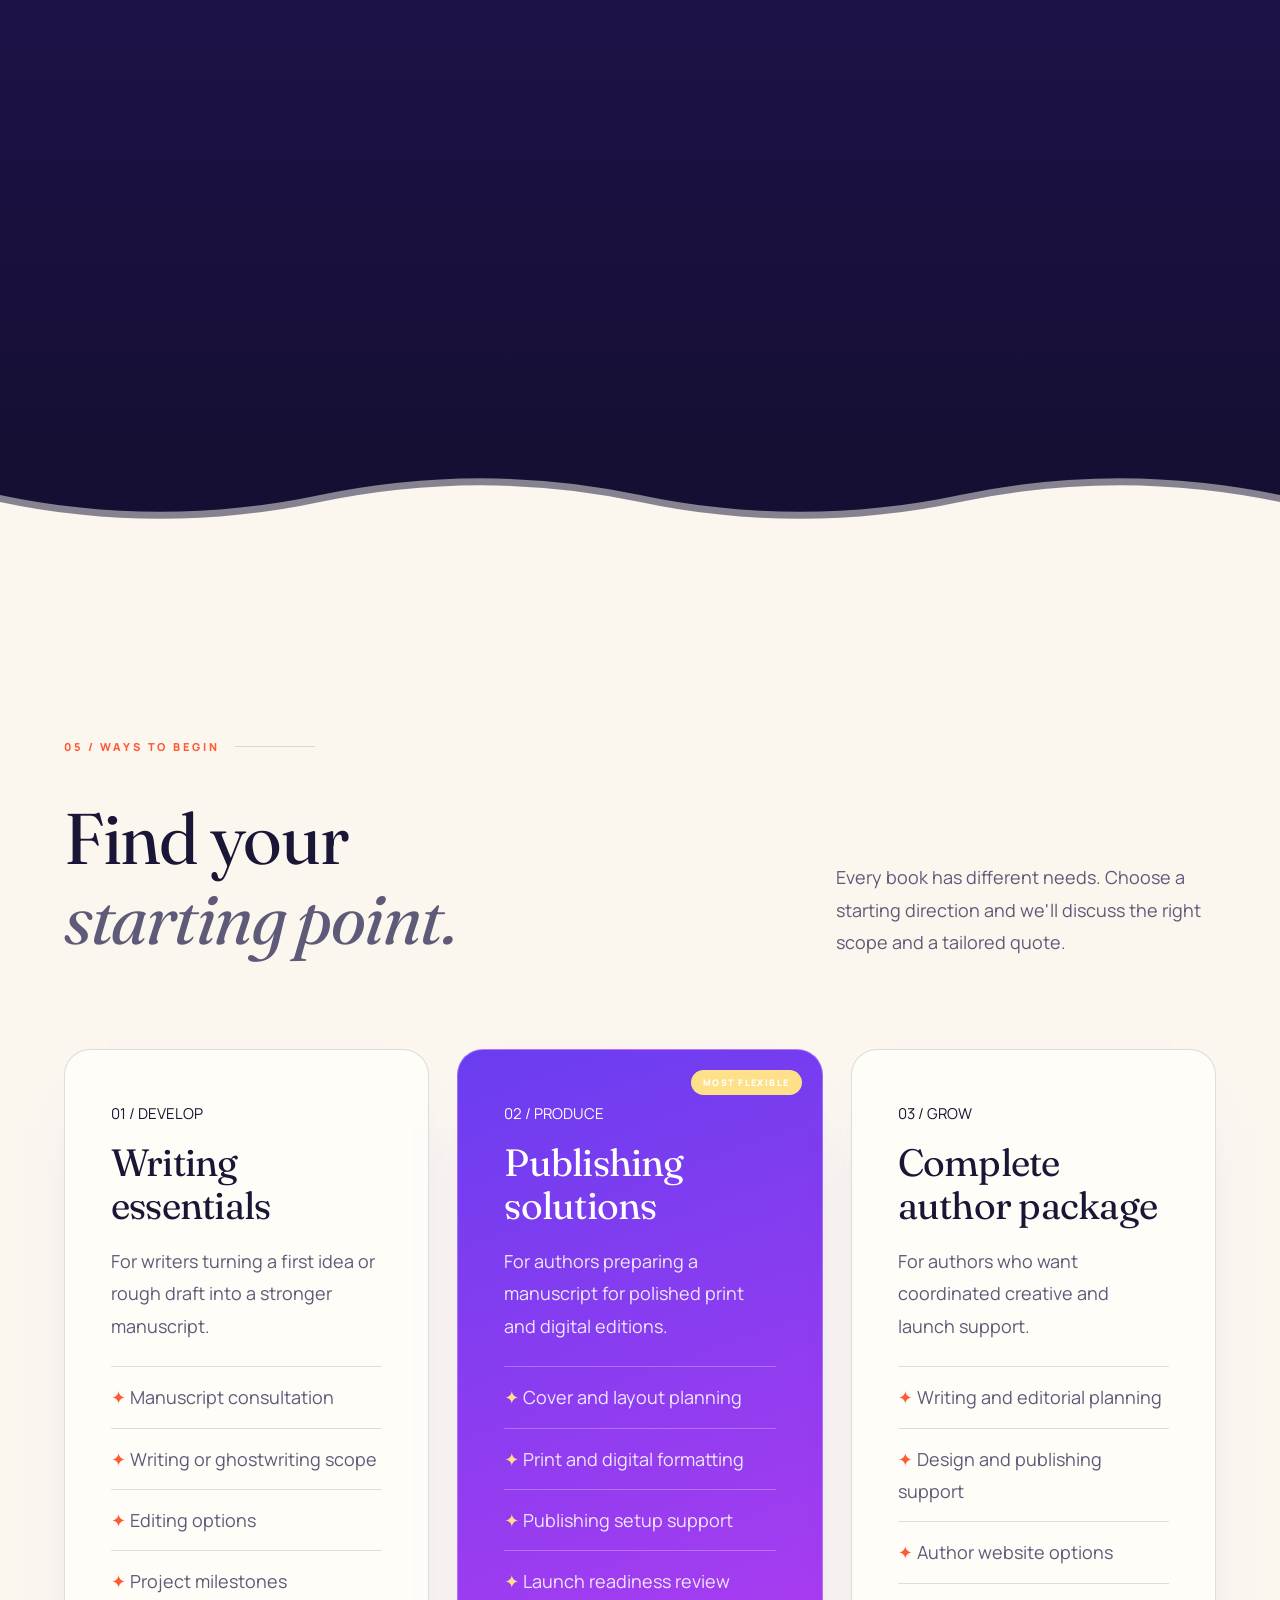
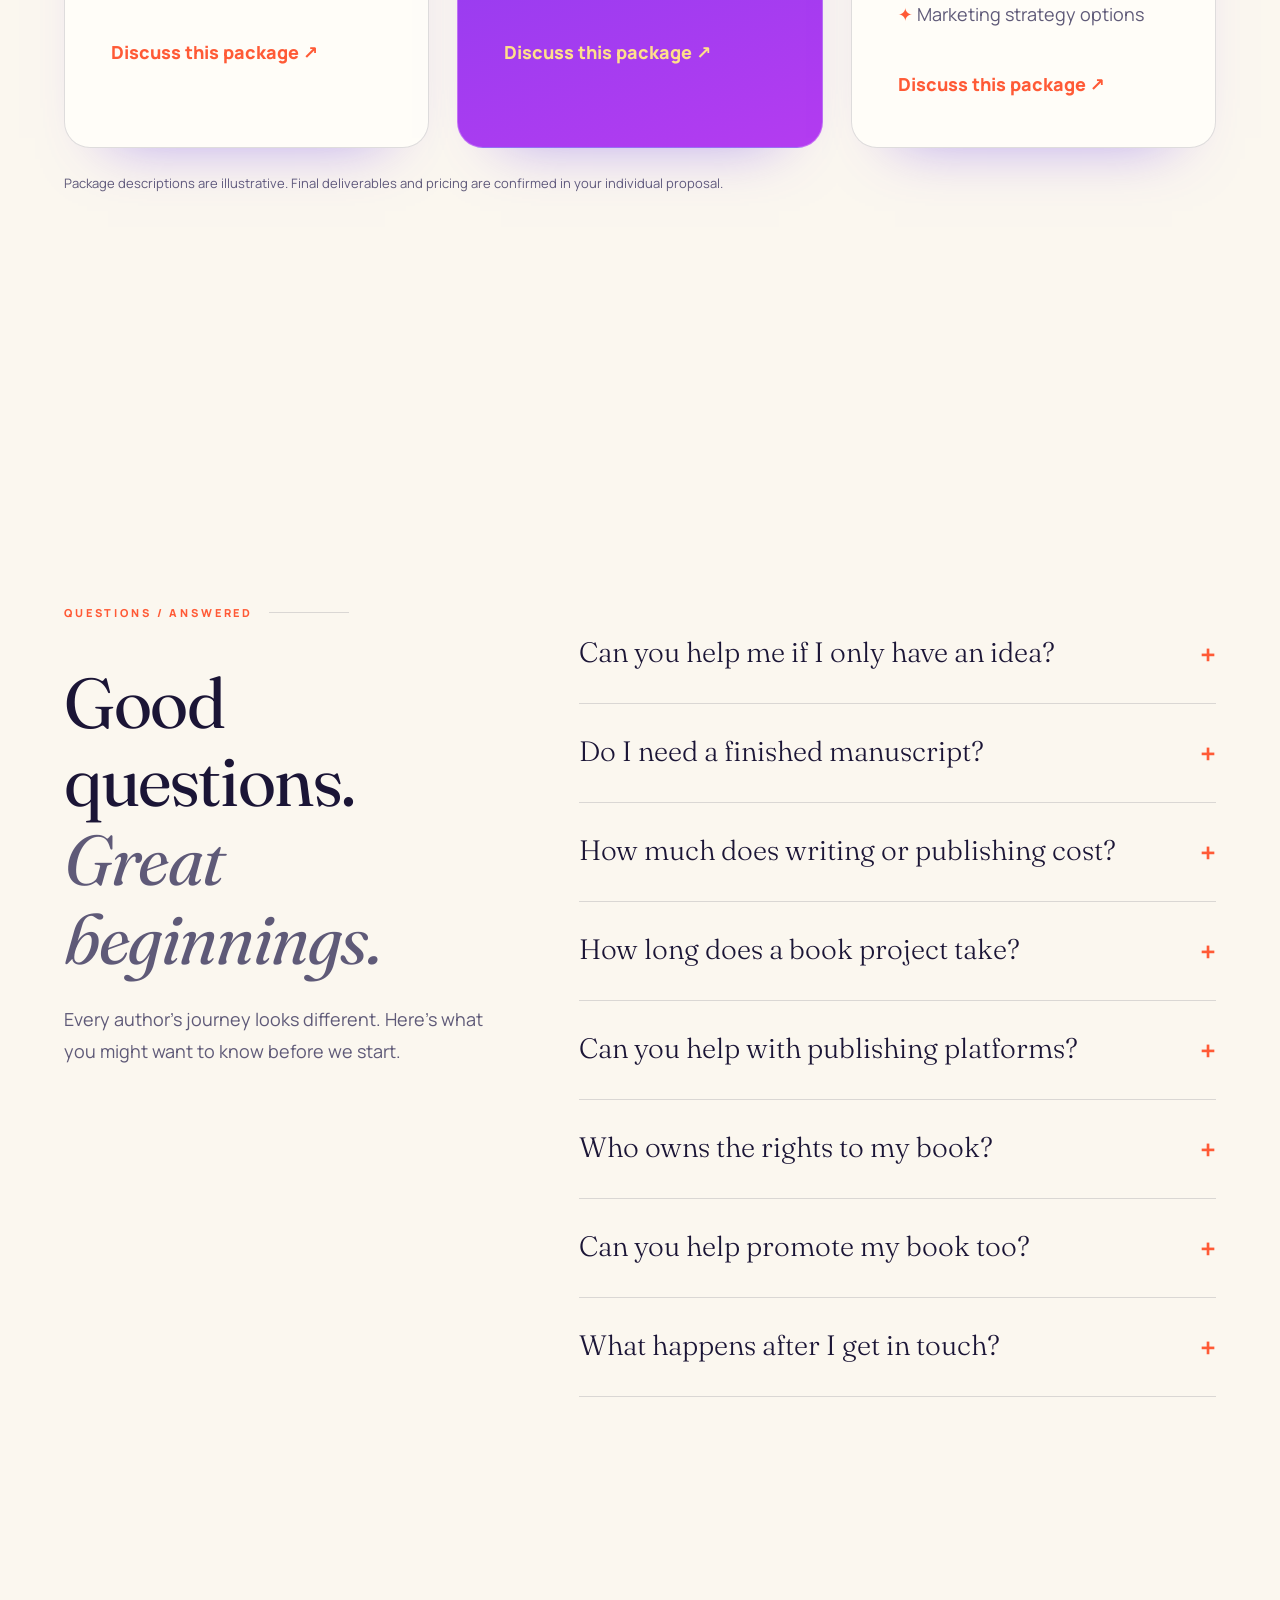
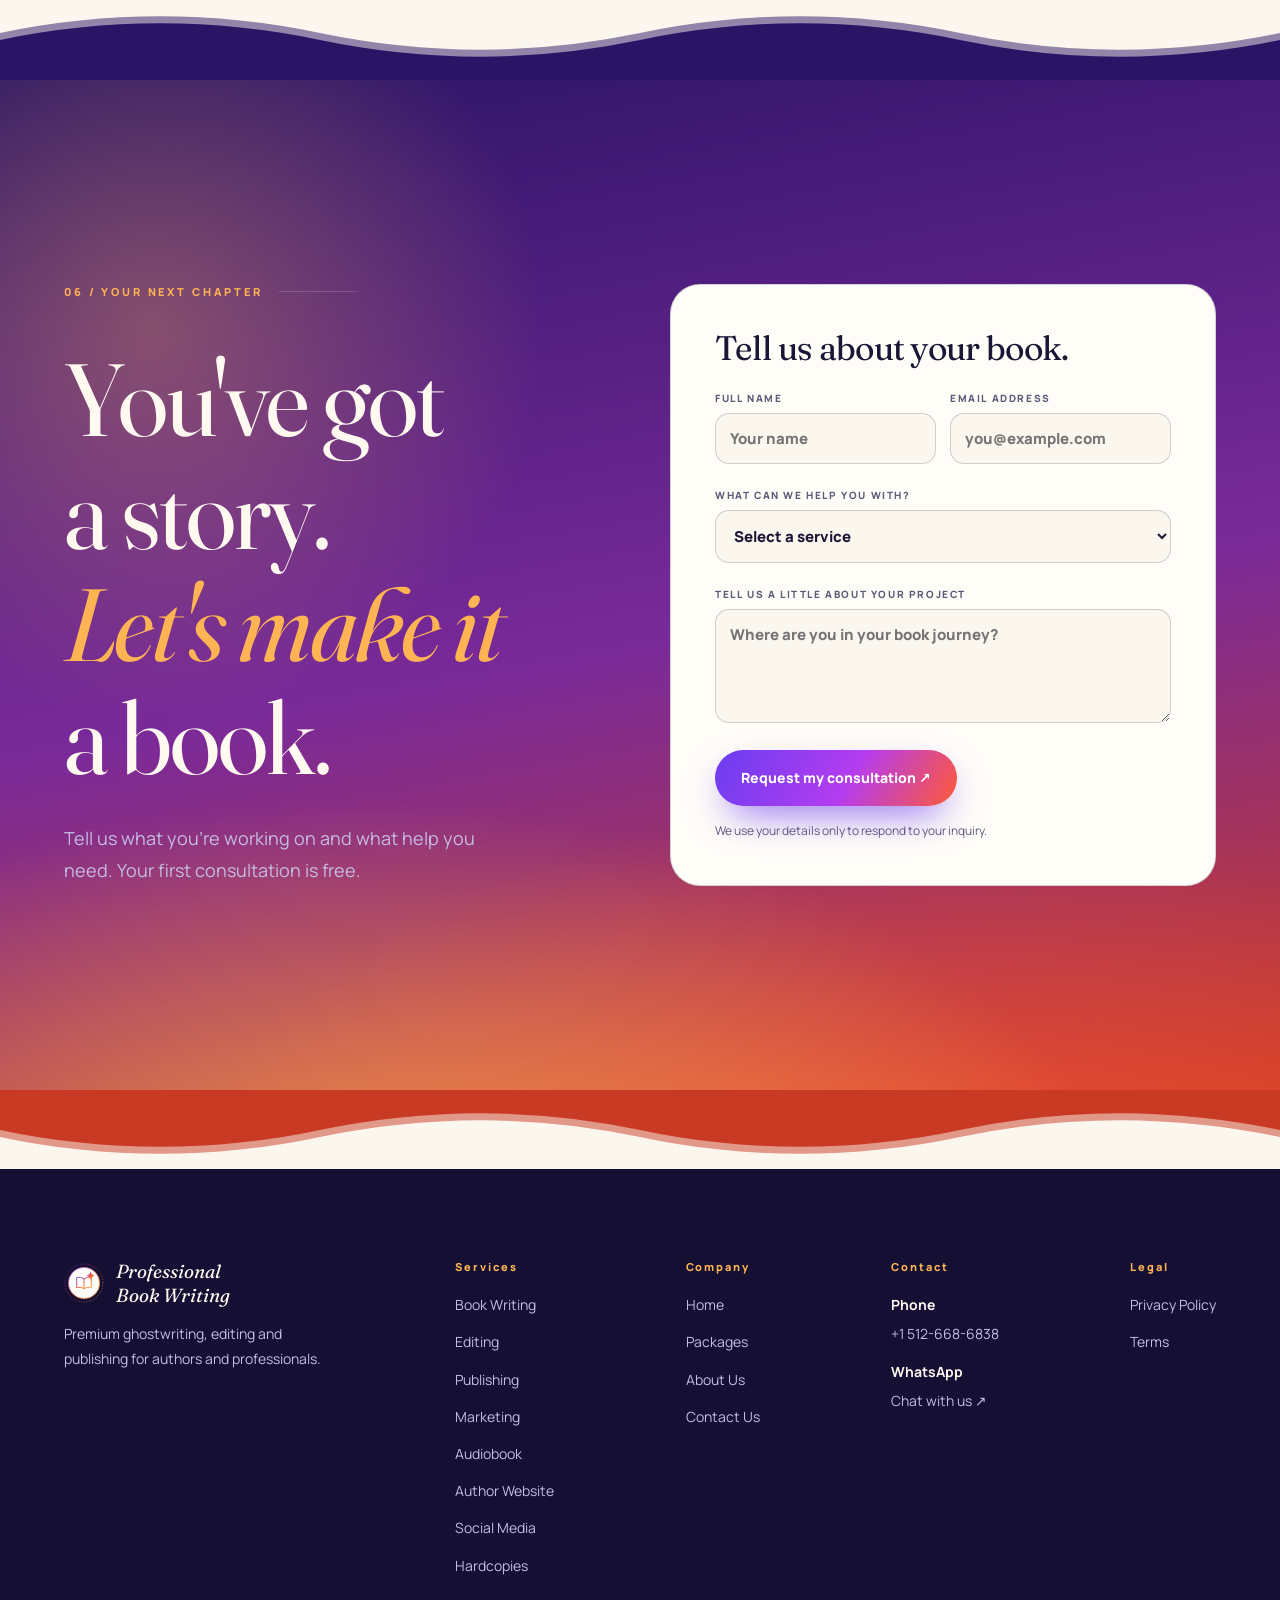
<file: Professional Book Writing _ Turn Your Story Into a Book (2).html>
<!DOCTYPE html>
<html lang="en"><head><meta charset="UTF-8"><meta name="viewport" content="width=device-width,initial-scale=1,viewport-fit=cover">
<title>Professional Book Writing | Turn Your Story Into a Book</title>
<meta name="description" content="Ghostwriting, editing, design, publishing and marketing for authors. Request a free consultation.">
<link rel="preconnect" href="https://fonts.googleapis.com"><link rel="preconnect" href="https://fonts.gstatic.com" crossorigin>
<link href="https://fonts.googleapis.com/css2?family=Fraunces:ital,opsz,wght@0,9..144,300;0,9..144,600;1,9..144,300;1,9..144,500&family=Manrope:wght@400;600;800&display=swap" rel="stylesheet">
<style>
:root{--bg:#0d0e13;--ink:#fff9f0;--mut:#9a98a8;--lime:#c7ff76;--vio:#7650ed;--cor:#ff825f;--card:#16171f;--line:#ffffff1c;--serif:'Fraunces',Georgia,serif;--sans:'Manrope',system-ui,sans-serif;box-sizing:border-box;padding-top:env(safe-area-inset-top,0px);padding-bottom:env(safe-area-inset-bottom,0px)}
@media(prefers-color-scheme:dark){:root:not([data-theme=light]){--bg:#0d0e13}}
*,*::before,*::after{box-sizing:border-box;margin:0}html{scroll-behavior:smooth;scroll-padding-top:env(safe-area-inset-top,0px)}
body{background:var(--bg);color:var(--ink);font:400 17px/1.6 var(--sans);overflow-x:hidden;cursor:none}
a{color:inherit;text-decoration:none}button,input,select,textarea{font:inherit;color:inherit}
.shell{width:min(1240px,92%);margin:auto}
h1,h2,h3{font-family:var(--serif);font-weight:300;line-height:1;letter-spacing:-.03em}
em{font-style:italic;color:var(--lime)}
#bg{position:fixed;inset:0;width:100%;height:100%;z-index:0;pointer-events:none}
#bar{position:fixed;top:0;left:0;height:3px;width:100%;transform-origin:0 50%;transform:scaleX(0);background:linear-gradient(90deg,var(--vio),var(--lime),var(--cor));z-index:99}
#cur,#cur2{position:fixed;left:0;top:0;z-index:98;pointer-events:none;border-radius:50%;mix-blend-mode:difference}
#cur{width:8px;height:8px;background:#fff;margin:-4px}#cur2{width:42px;height:42px;margin:-21px;border:1px solid #fff;transition:width .3s,height .3s,margin .3s}
#cur2.big{width:84px;height:84px;margin:-42px}
@media(hover:none){body{cursor:auto}#cur,#cur2{display:none}}
nav{position:fixed;top:env(safe-area-inset-top,0px);left:0;right:0;z-index:50;padding:18px 4%;display:flex;justify-content:space-between;align-items:center;transition:.4s}
nav.s{background:#0d0e13cc;backdrop-filter:blur(14px);padding-block:12px}
.brand{font:800 12px/1.1 var(--sans);letter-spacing:.14em;display:flex;gap:10px;align-items:center}.brand i{width:34px;height:34px;border-radius:10px;background:var(--lime);display:grid;place-items:center;color:#15151b;font-style:normal;font-size:18px}
.links{display:flex;gap:28px;font-size:13px;color:var(--mut)}.links a:hover{color:var(--lime)}
.btn{display:inline-flex;gap:10px;align-items:center;padding:15px 26px;border-radius:99px;background:var(--lime);color:#15151b;font-weight:800;font-size:14px;border:0;position:relative;overflow:hidden;transition:transform .3s}
.btn::after{content:"";position:absolute;inset:0;background:linear-gradient(110deg,transparent 30%,#fff9 50%,transparent 70%);transform:translateX(-120%);transition:.7s}.btn:hover::after{transform:translateX(120%)}
@media(max-width:860px){.links{display:none}}
section{position:relative;z-index:1}.pad{padding:clamp(90px,14vw,180px) 0}
.kick{font:800 11px var(--sans);letter-spacing:.22em;color:var(--lime);display:flex;gap:16px;align-items:center;margin-bottom:28px}.kick::after{content:"";height:1px;width:80px;background:var(--line)}
h2{font-size:clamp(40px,7vw,104px)}h2 span{color:var(--mut);font-style:italic}
/* hero */
.hero{min-height:100svh;display:grid;align-items:center;padding-top:110px}
.hero .shell{display:grid;grid-template-columns:1.15fr .85fr;gap:30px;align-items:center}
h1{font-size:clamp(54px,9.5vw,150px);font-weight:300}
.w{display:inline-block;overflow:hidden;vertical-align:top;padding-bottom:.12em}.w i{display:inline-block;font-style:inherit;transform:translateY(110%) rotate(6deg);animation:up 1.2s cubic-bezier(.16,1,.3,1) forwards;animation-delay:calc(var(--d)*70ms + .3s)}
@keyframes up{to{transform:none}}
.grad{background:linear-gradient(100deg,var(--vio),var(--lime),var(--cor),var(--vio));background-size:300%;-webkit-background-clip:text;background-clip:text;color:transparent;font-style:italic;animation:flow 6s linear infinite}
@keyframes flow{to{background-position:300%}}
.hero p.lead{max-width:480px;color:var(--mut);margin:34px 0;opacity:0;animation:fade 1s 1.4s forwards}.hero .btn{opacity:0;animation:fade 1s 1.7s forwards}@keyframes fade{to{opacity:1}}
.stage{perspective:1400px;height:min(60vw,560px);display:grid;place-items:center;position:relative}
.stage::before{content:"";position:absolute;width:80%;aspect-ratio:1;border-radius:50%;background:radial-gradient(circle,#7650ed88,transparent 65%);filter:blur(30px);animation:pulse 5s ease-in-out infinite}
@keyframes pulse{50%{transform:scale(1.2);opacity:.6}}
/* book */
.book{--W:min(240px,32vw);width:var(--W);aspect-ratio:3/4.3;position:relative;transform-style:preserve-3d;will-change:transform}
.book>*{position:absolute;inset:0}
.cover{background:linear-gradient(135deg,#2a2150,#7650ed 60%,#ff825f);border-radius:4px 10px 10px 4px;padding:9% 10%;display:flex;flex-direction:column;justify-content:space-between;transform-origin:0 50%;backface-visibility:hidden;box-shadow:inset 6px 0 14px #0006,3px 0 0 #fff9f0,6px 0 0 #d8d0c0,9px 0 0 #fff9f0;transform-style:preserve-3d}
.cover small{font:800 8px var(--sans);letter-spacing:.2em;opacity:.8}.cover b{font:300 italic clamp(22px,3.2vw,38px)/1 var(--serif);color:var(--ink)}.cover .st{font-size:46px;color:var(--lime);text-align:center;animation:spin 14s linear infinite}
@keyframes spin{to{transform:rotate(360deg)}}
.inner{background:#fff9f0;transform:translateZ(-1px);border-radius:3px 8px 8px 3px;padding:14% 12%;color:#1a1a22}
.inner i{display:block;height:4px;border-radius:3px;background:#1a1a2233;margin:9px 0;transform-origin:0;transform:scaleX(var(--w,1))}
.pages{display:none;background:repeating-linear-gradient(90deg,#fff9f0 0 2px,#d8d0c0 2px 3px);width:var(--th,34px);left:auto;right:0;transform-origin:100% 50%;transform:translateX(50%) rotateY(90deg) translateZ(calc(var(--W)/-2 + 0px));height:100%;top:0;bottom:0}
.spine{width:34px;left:0;right:auto;background:linear-gradient(#1c1640,#4b2fb0);transform-origin:0 50%;transform:rotateY(-90deg) translateX(-17px);transform-origin:left;margin-left:0}
.back{background:#1c1640;transform:translateZ(-34px);border-radius:4px 10px 10px 4px}
.tag{position:absolute;font:800 10px/1.3 var(--sans);letter-spacing:.14em;padding:12px 16px;border:1px solid var(--line);border-radius:14px;background:#16171fb0;backdrop-filter:blur(8px);animation:bob 5s ease-in-out infinite}.tag b{color:var(--lime)}
.t1{top:8%;left:2%}.t2{bottom:10%;right:0;animation-delay:-2s}@keyframes bob{50%{transform:translateY(-16px)}}
/* marquee */
.mq{overflow:hidden;border-block:1px solid var(--line);padding:26px 0;z-index:1;position:relative;background:#0d0e13aa;backdrop-filter:blur(6px)}
.mq div{display:flex;gap:50px;width:max-content;font:300 italic clamp(30px,4vw,56px) var(--serif);white-space:nowrap;animation:mq 30s linear infinite}.mq span:nth-child(even){color:var(--lime);font-style:normal}@keyframes mq{to{transform:translateX(-50%)}}
/* intro */
.intro h2{font-size:clamp(34px,5.6vw,84px);max-width:1100px;line-height:1.08}.intro h2 .ch{opacity:.14;transition:opacity .4s,color .4s}.intro h2 .ch.on{opacity:1}
.intro p{color:var(--mut);max-width:520px;margin-top:50px}
/* cinema */
.cine{height:520vh;position:relative;z-index:1}
.sticky{position:sticky;top:0;height:100svh;overflow:hidden;display:grid;place-items:center;perspective:1600px;background:radial-gradient(ellipse at 50% 50%,#1a1433 0%,#0d0e1300 70%)}
.cap{position:absolute;inset:0;display:grid;place-items:center;pointer-events:none}
.chap{grid-area:1/1;text-align:center;padding:0 5%;opacity:0;will-change:transform,opacity;position:relative;z-index:3}
.chap small{display:block;font:800 11px var(--sans);letter-spacing:.24em;color:var(--lime);margin-bottom:20px}.chap h2{font-size:clamp(40px,8vw,120px);text-shadow:0 4px 50px #0d0e13}.chap p{color:var(--mut);margin-top:20px}
.sheets{position:absolute;inset:0;display:grid;place-items:center;transform-style:preserve-3d}
.sheet{grid-area:1/1;width:min(180px,26vw);aspect-ratio:3/4.2;background:#fff9f0;border-radius:4px;padding:14px;transform-style:preserve-3d;will-change:transform,opacity;box-shadow:0 20px 50px #0008}
.sheet i{display:block;height:3px;background:#1a1a2230;margin:8px 0;border-radius:2px;transform-origin:0}
.cbook{grid-area:1/1;z-index:2;perspective:none}
.hud{position:absolute;bottom:5vh;left:0;right:0;display:flex;justify-content:space-between;align-items:center;padding:0 5%;font:800 10px var(--sans);letter-spacing:.2em;color:var(--mut);z-index:5}.meter{flex:0 0 28%;height:2px;background:var(--line)}.meter i{display:block;height:100%;background:var(--lime);transform-origin:0;transform:scaleX(0)}
.ring{position:absolute;border:1px dashed #ffffff22;border-radius:50%;left:50%;top:50%;will-change:transform}
/* services */
.head{display:flex;justify-content:space-between;align-items:end;gap:40px;flex-wrap:wrap;margin-bottom:70px}.head p{max-width:380px;color:var(--mut)}
.grid{display:grid;grid-template-columns:repeat(3,1fr);gap:18px}
.card{background:var(--card);border:1px solid var(--line);border-radius:26px;padding:28px;min-height:360px;display:flex;flex-direction:column;justify-content:space-between;position:relative;overflow:hidden;transform-style:preserve-3d;will-change:transform}
.card::before{content:"";position:absolute;inset:0;background:radial-gradient(400px circle at var(--mx,50%) var(--my,50%),#c7ff7622,transparent 60%);opacity:0;transition:.4s}.card:hover::before{opacity:1}
.card small{font:800 10px var(--sans);letter-spacing:.2em;color:var(--mut)}.card h3{font-size:30px;margin:6px 0}.card p{color:var(--mut);font-size:15px}
.art{flex:1;display:grid;place-items:center;font-size:90px;color:var(--lime);transition:transform .6s cubic-bezier(.16,1,.3,1)}.card:hover .art{transform:scale(1.2) rotate(-8deg)}
.ic svg{overflow:visible;stroke:var(--lime);fill:none;stroke-width:1.4;stroke-linecap:round;stroke-linejoin:round;filter:drop-shadow(0 0 10px color-mix(in srgb,var(--lime) 55%,transparent))}
.ic svg path,.ic svg circle{stroke-dasharray:1;stroke-dashoffset:1;transition:stroke-dashoffset 1.6s cubic-bezier(.16,1,.3,1)}
.card.in .ic svg path,.card.in .ic svg circle{stroke-dashoffset:0}
.art.ic svg{width:clamp(70px,9vw,110px);height:clamp(70px,9vw,110px)}
i.ic{position:absolute;top:24px;right:24px;width:38px;height:38px;z-index:2;opacity:.9}
i.ic svg{width:100%;height:100%}
.card:nth-child(1){grid-column:span 2}.card:nth-child(1) .art{font-family:var(--serif);font-style:italic;font-size:clamp(30px,4vw,56px);color:var(--ink);text-align:left;justify-items:start}
.cw{border-right:3px solid var(--lime);white-space:nowrap;overflow:hidden;width:0;animation:type 6s steps(30) infinite}@keyframes type{0%{width:0}60%,90%{width:19ch}100%{width:0}}
@media(max-width:900px){.grid{grid-template-columns:1fr}.card:nth-child(1){grid-column:auto}.hero .shell{grid-template-columns:1fr}.stage{height:380px}}
/* process */
.steps{position:relative;display:grid;gap:30px}.spath{position:absolute;left:34px;top:0;bottom:0;width:2px;background:var(--line)}.spath i{display:block;height:100%;background:linear-gradient(var(--vio),var(--lime));transform-origin:0 0;transform:scaleY(0)}
.step{display:grid;grid-template-columns:70px 1fr;gap:30px;align-items:start;padding:30px 0}.step .n{width:70px;height:70px;border-radius:50%;background:var(--bg);border:1px solid var(--line);display:grid;place-items:center;font:300 italic 26px var(--serif);position:relative;z-index:1;transition:.5s}
.step.on .n{background:var(--lime);color:#15151b;box-shadow:0 0 50px #c7ff7655}.step h3{font-size:clamp(30px,5vw,64px)}.step p{color:var(--mut);max-width:520px;margin-top:12px}
/* showcase */
.hs{height:300vh;position:relative;z-index:1}.hs .sticky{background:none;place-items:center start;perspective:none}
.track{display:flex;gap:40px;padding:0 8vw;will-change:transform;align-items:center}
.tit{flex:0 0 min(420px,80vw)}.cv{flex:0 0 min(300px,64vw);aspect-ratio:3/4.3;border-radius:6px 16px 16px 6px;padding:28px;display:flex;flex-direction:column;justify-content:space-between;box-shadow:0 40px 80px #0009,inset 8px 0 16px #0005;transition:transform .5s;position:relative}
.cv:hover{transform:rotateY(-14deg) translateY(-12px)}.cv small{font:800 9px var(--sans);letter-spacing:.2em}.cv strong{font:300 italic clamp(34px,4.5vw,52px)/1 var(--serif)}.cv span{font-size:44px}
.c1{background:linear-gradient(160deg,#c7ff76,#4aa84a);color:#0d1a0d}.c2{background:linear-gradient(160deg,#ff825f,#7650ed);color:#fff}.c3{background:linear-gradient(160deg,#fff9f0,#d9cfff);color:#1c1640}
.cvl{display:block;margin-top:16px;font:800 11px var(--sans);letter-spacing:.16em;color:var(--mut)}
/* packages */
.pk{display:grid;grid-template-columns:repeat(3,1fr);gap:18px}
.pc{border:1px solid var(--line);border-radius:26px;padding:36px;background:var(--card);position:relative;transition:transform .5s,border-color .5s}.pc:hover{transform:translateY(-12px);border-color:var(--lime)}
.pc.pop{background:linear-gradient(160deg,#2a1f66,#16171f)}.pc h3{font-size:36px;margin:10px 0}.pc ul{list-style:none;padding:0;margin:24px 0;color:var(--mut)}.pc li{padding:10px 0;border-top:1px solid var(--line)}.pc li::before{content:"✦ ";color:var(--lime)}
.rib{position:absolute;top:20px;right:20px;background:var(--lime);color:#15151b;font:800 9px var(--sans);letter-spacing:.16em;padding:6px 12px;border-radius:99px}
@media(max-width:900px){.pk{grid-template-columns:1fr}}
/* faq */
.faq{display:grid;grid-template-columns:.8fr 1.2fr;gap:60px}@media(max-width:900px){.faq{grid-template-columns:1fr}}
details{border-bottom:1px solid var(--line);padding:22px 0}summary{list-style:none;cursor:none;font:300 clamp(20px,2.4vw,28px) var(--serif);display:flex;justify-content:space-between;gap:20px}summary::-webkit-details-marker{display:none}summary b{color:var(--lime);transition:transform .4s;font-family:var(--sans)}details[open] b{transform:rotate(135deg)}details p{color:var(--mut);margin-top:14px;max-width:580px}
.faq>div:first-child p{color:var(--mut);margin:24px 0}
/* cta */
.cta{overflow:hidden}.cta::before{content:"";position:absolute;width:900px;height:900px;left:-300px;top:-200px;background:conic-gradient(from 0deg,#7650ed55,#c7ff7633,#ff825f44,#7650ed55);filter:blur(120px);animation:spin 20s linear infinite}
.ci{display:grid;grid-template-columns:1fr 1fr;gap:60px;position:relative;align-items:center}@media(max-width:900px){.ci{grid-template-columns:1fr}}
.ci h2{font-size:clamp(48px,8vw,120px)}.fp{background:#16171fd9;backdrop-filter:blur(20px);border:1px solid var(--line);border-radius:30px;padding:clamp(24px,4vw,44px)}
.fp h3{font-size:34px;margin-bottom:24px}label{display:block;font:800 10px var(--sans);letter-spacing:.16em;color:var(--mut);margin-bottom:18px;text-transform:uppercase}
input,select,textarea{width:100%;margin-top:8px;background:#0d0e13;border:1px solid var(--line);border-radius:14px;padding:14px;font-size:15px;letter-spacing:0;text-transform:none;transition:border-color .3s,box-shadow .3s}input:focus,select:focus,textarea:focus{outline:0;border-color:var(--lime);box-shadow:0 0 0 4px #c7ff7622}
.r2{display:grid;grid-template-columns:1fr 1fr;gap:14px}@media(max-width:560px){.r2{grid-template-columns:1fr}}#st{margin-top:14px;font-size:14px;color:var(--lime)}
footer{position:relative;z-index:1;border-top:1px solid var(--line);padding:50px 0;color:var(--mut);font-size:13px}footer .shell{display:flex;justify-content:space-between;gap:20px;flex-wrap:wrap}
footer.dk{padding:90px 0 30px;border-top:0}
.fgrid{display:grid;grid-template-columns:1.5fr repeat(4,1fr);gap:30px;padding-bottom:46px;border-bottom:1px solid var(--line)}
.fcol h4{font:800 11px var(--sans);letter-spacing:.18em;color:var(--lime);margin-bottom:18px}
.fcol a{display:block;color:var(--mut);font-size:14px;margin-bottom:12px;text-decoration:none}
.fcol a:hover{color:var(--ink)}
.flabel{display:block;color:var(--ink);font-weight:700;font-size:14px;margin-bottom:4px}
.fbrand p{color:var(--mut);font-size:14px;margin-top:14px;max-width:260px}
.flogo{display:flex;align-items:center;gap:12px}.flogo i{width:40px;height:40px;display:block}.flogo i svg{width:100%;height:100%}.flogo b{font:400 italic 19px var(--serif);color:var(--ink)}
.fbot{display:flex;justify-content:space-between;gap:20px;flex-wrap:wrap;padding-top:26px}
@media(max-width:860px){.fgrid{grid-template-columns:1fr 1fr}.fbrand{grid-column:span 2}}
/* reveal */
.rv{opacity:0;transform:translateY(60px) scale(.97);filter:blur(8px);transition:1.1s cubic-bezier(.16,1,.3,1)}.rv.in{opacity:1;transform:none;filter:none}
@media(prefers-reduced-motion:reduce){*{animation:none!important;transition:none!important}.rv{opacity:1;transform:none;filter:none}.w i{transform:none}.hero p.lead,.hero .btn{opacity:1}}
#gl{position:fixed;inset:0;width:100%;height:100%;z-index:0;pointer-events:none}
.mq{padding:34px 0;border-block:0;background:linear-gradient(90deg,#0d0e13,#0d0e1300 12%,#0d0e1300 88%,#0d0e13),linear-gradient(#ffffff08,#ffffff03)}
.mq::before,.mq::after{content:"";position:absolute;left:0;right:0;height:1px;background:linear-gradient(90deg,transparent,var(--vio),var(--lime),var(--cor),transparent);opacity:.6}.mq::before{top:0}.mq::after{bottom:0}
.mq #mqt{display:flex;align-items:center;gap:36px;width:max-content;font:inherit;animation:mq 46s linear infinite}.mq:hover #mqt{animation-play-state:paused}
#mqt .lg{--a:var(--lime);width:88px;height:88px;border-radius:28px;display:grid;place-items:center;position:relative;overflow:hidden;font-style:normal;color:var(--a);background:radial-gradient(circle at 30% 18%,color-mix(in srgb,var(--a) 30%,transparent),#ffffff05 72%);border:1px solid color-mix(in srgb,var(--a) 42%,transparent);box-shadow:0 0 46px -10px color-mix(in srgb,var(--a) 60%,transparent),inset 0 1px 0 #ffffff2a;transition:transform .5s cubic-bezier(.16,1,.3,1)}
#mqt .lg.v{--a:#a98bff}#mqt .lg.c{--a:var(--cor)}
#mqt .lg::after{content:"";position:absolute;inset:-60%;background:linear-gradient(110deg,transparent 42%,#ffffff40 50%,transparent 58%);transform:translateX(-110%);animation:sh 5.5s ease-in-out infinite;animation-delay:var(--dl,0s)}@keyframes sh{0%,55%{transform:translateX(-110%)}100%{transform:translateX(110%)}}
#mqt .lg svg{width:40px;height:40px;stroke:currentColor;fill:none;stroke-width:1.5;stroke-linecap:round;stroke-linejoin:round;filter:drop-shadow(0 0 9px var(--a));transition:transform .6s cubic-bezier(.16,1,.3,1)}
#mqt .lg:hover{transform:translateY(-10px) scale(1.1)}#mqt .lg:hover svg{transform:rotate(-12deg) scale(1.15)}
#mqt .dt{width:6px;height:6px;border-radius:50%;background:linear-gradient(135deg,var(--vio),var(--lime));opacity:.75}
body.lk{overflow:hidden}body:not(.go) .w i,body:not(.go) .hero p.lead,body:not(.go) .hero .btn{animation-play-state:paused}
#ld{position:fixed;inset:0;z-index:200;background:#0d0e13;display:grid;place-items:center;text-align:center;clip-path:inset(0);transition:clip-path 1.3s cubic-bezier(.77,0,.18,1)}#ld.done{clip-path:inset(0 0 100% 0)}
#ld .lb{font:800 11px var(--sans);letter-spacing:.3em;color:var(--lime)}#ld .ll{width:min(260px,60vw);margin:34px auto}#ld .ll i{display:block;height:3px;margin:11px 0;background:var(--lime);border-radius:2px;transform-origin:0;transform:scaleX(0)}
#ld .ln{font:300 italic clamp(90px,18vw,220px)/.9 var(--serif);letter-spacing:-.05em}#ld .ln small{font-size:.3em;color:var(--lime);font-style:normal}#ld .lt{font:300 italic 22px var(--serif);color:var(--mut);margin-top:18px}
#pt{position:fixed;inset:0;z-index:97;perspective:2400px;pointer-events:none;visibility:hidden;overflow:hidden}#pt.on{visibility:visible;pointer-events:all}
.pg{position:absolute;inset:0;transform-origin:0 50%;backface-visibility:hidden;transform:translateX(100%);background:linear-gradient(90deg,#e4dac6,#fff9f0 10%,#fff9f0 88%,#d9cdb5);display:grid;place-items:center;color:#1a1a22;box-shadow:-40px 0 90px #000b}
.pg::after{content:"";position:absolute;inset:0;background:repeating-linear-gradient(0deg,transparent 0 38px,#1a1a2210 38px 39px)}
.pg span{display:block;text-align:center;font-size:44px;color:var(--vio);animation:spin 6s linear infinite}.pg b{display:block;position:relative;z-index:1;font:300 italic clamp(44px,9vw,130px) var(--serif);letter-spacing:-.03em}
/* ===== v4: light luxe theme, open type, water+fire, perf ===== */
:root{--bg:#fbf7ef;--ink:#1b1536;--mut:#5f5a78;--lime:#ff5a36;--vio:#6a3df0;--cor:#ff8a3d;--card:#fffdf8;--line:#1b153624}
.dk{--bg:#150f33;--ink:#fff9f0;--mut:#c4bde3;--card:#201848;--line:#ffffff26;--lime:#ffb454;--vio:#9b7bff;background:#150f33;color:var(--ink)}
body{font-size:18px;line-height:1.8}.shell{width:min(1180px,90%)}
h1,h2,h3{font-weight:400;letter-spacing:-.02em;line-height:1.12}h1{font-size:clamp(50px,8vw,120px);line-height:1.08}h2{font-size:clamp(38px,5.6vw,88px)}
.w{padding-bottom:.2em;margin-bottom:-.1em}.hero .shell{gap:60px}.hero p.lead{font-size:20px;line-height:1.85;margin:44px 0 48px;max-width:540px}
.pad{padding:clamp(120px,16vw,230px) 0}.kick{margin-bottom:44px;letter-spacing:.26em}.head{margin-bottom:90px}
.intro h2{line-height:1.2;max-width:1000px;font-size:clamp(32px,4.8vw,70px)}.intro h2 .ch{opacity:.18}.intro p{margin-top:64px;font-size:20px}
.grid,.pk{gap:28px}.card{padding:40px;min-height:420px;box-shadow:0 34px 60px -44px #6a3df088}.card h3{font-size:clamp(28px,2.4vw,36px);line-height:1.2;margin:12px 0}.card p{font-size:16.5px;line-height:1.7}
.pc{padding:46px;box-shadow:0 34px 60px -44px #6a3df088}.pc h3{margin:14px 0 18px;font-size:38px}.pc li{padding:14px 0}.pc.pop{background:linear-gradient(160deg,#6a3df0,#b43cf0);color:#fff;--mut:#efe7ff;--lime:#ffe08a;--line:#ffffff44}
.rib{background:var(--lime);color:#fff}.step{padding:56px 0;gap:44px;grid-template-columns:84px 1fr}.step .n{width:84px;height:84px}.step.on .n{color:#fff}.step p{font-size:19px;margin-top:20px}
details{padding:30px 0}details p{line-height:1.85;font-size:17px}.faq{gap:90px}.chap h2{text-shadow:none;line-height:1.12}.chap p{font-size:19px;margin-top:28px}.ci h2{line-height:1.1}
.btn{background:linear-gradient(120deg,#6a3df0,#b43cf0 55%,#ff5a36);color:#fff;box-shadow:0 16px 40px -14px #6a3df0}
.grad{background-image:linear-gradient(100deg,#6a3df0,#19b8c9,#ff5a36,#f5b83d,#6a3df0);background-size:300%;-webkit-background-clip:text;background-clip:text}
nav.s{background:#fbf7efee;backdrop-filter:none;box-shadow:0 1px 0 var(--line)}.brand i{width:44px;height:44px;background:none}.brand i svg{width:44px;height:44px}
#cur{background:#6a3df0;mix-blend-mode:normal}#cur2{border-color:#ff5a36;mix-blend-mode:normal}
#bg{z-index:2}.tag{background:#fffdf8e6;backdrop-filter:none;color:var(--ink)}.stage::before{filter:none}.fp{backdrop-filter:none;background:#fffdf8;color:#1b1536;--ink:#1b1536;--mut:#5f5a78;--line:#1b153630;--lime:#ff5a36}.fp label{margin-bottom:24px}input,select,textarea{background:#fbf7ef;color:#1b1536}
.rv{filter:none;transform:translateY(40px);transition-duration:.9s}.rv.in{transform:none}
.cine{height:420vh}.hs{height:240vh}.dk .sticky{background:radial-gradient(ellipse at 50% 40%,#3a1f8c,#150f33 72%)}.hs.dk{background:linear-gradient(180deg,#150f33,#2a1466 50%,#150f33)}.hs.dk .sticky{background:none}
.cta.dk{background:linear-gradient(170deg,#2a1466,#7a2a9a 55%,#c93a24)}.cta::before{animation:none;filter:none;background:radial-gradient(circle,#ffb45455,transparent 62%)}.ci{z-index:1}
.cta::after{content:'';position:absolute;left:0;right:0;bottom:-18%;height:55%;pointer-events:none;background:radial-gradient(ellipse at 28% 100%,#ffb454cc,transparent 60%),radial-gradient(ellipse at 72% 100%,#ff5a36cc,transparent 60%);transform-origin:50% 100%;animation:fl 2.2s ease-in-out infinite alternate}@keyframes fl{to{transform:scaleY(1.3);opacity:.65}}
.mq{background:linear-gradient(90deg,var(--bg),#fbf7ef00 10%,#fbf7ef00 90%,var(--bg));backdrop-filter:none}#mqt .lg{background:#fffdf8;box-shadow:0 20px 40px -18px var(--a)}#mqt .lg.v{--a:#6a3df0}#mqt .lg.c{--a:#19b8c9}
#ld{color:#fff9f0;--lime:#ffb454;--mut:#c4bde3;background:radial-gradient(circle,#3a1f8c,#150f33)}
.wv{position:relative;height:80px;overflow:hidden;z-index:2;margin:-1px 0;pointer-events:none}.wv svg{position:absolute;left:0;bottom:0;width:200%;height:100%;fill:var(--wf);animation:wvm 16s linear infinite}.wv .b{opacity:.5;bottom:7px;animation-duration:10s;animation-direction:reverse}@keyframes wvm{to{transform:translateX(-50%)}}.wv.fl{transform:scaleY(-1)}
.seal{position:absolute;left:0;bottom:4%;width:132px;filter:drop-shadow(0 18px 24px #6a3df055);animation:bob 6s ease-in-out infinite}.seal .rr{transform-origin:60px 60px;animation:spin 30s linear infinite}
</style></head><body class="lk">
<canvas id="gl"></canvas><div id="ld"><div><div class="lb">PROFESSIONAL BOOK WRITING</div><div class="ll"><i></i><i style="width:78%"></i><i style="width:90%"></i></div><div class="ln"><span id="lc">0</span><small>%</small></div><div class="lt">Once upon a story…</div></div></div><div id="pt"><div class="pg"><div><span>✳</span><b id="ptt"></b></div></div></div>
<canvas id="bg"></canvas><div id="bar"></div><div id="cur"></div><div id="cur2"></div>
<nav id="nav"><a class="brand" href="#home"><i>✦</i><span>PROFESSIONAL<br>BOOK WRITING</span></a><div class="links"><a href="#experience">The experience</a><a href="#services">Services</a><a href="#process">Process</a><a href="#showcase">Creative work</a><a href="#packages">Packages</a><a href="#faq">FAQs</a></div><a class="btn" href="#consultation" data-m>Let's talk ↗</a></nav>
<main>
<section class="hero" id="home"><div class="shell"><div>
<div class="kick">FOR THE STORIES WORTH TELLING</div>
<h1 id="h1"><span class="w"><i>Ideas</i></span> <span class="w"><i>become</i></span><br><span class="w"><i class="grad">remarkable</i></span><br><span class="w"><i>books.</i></span></h1>
<p class="lead">From the first spark of an idea to the moment your book reaches readers. Expert writing, editing, design and publishing, all in one creative partnership.</p>
<a class="btn" href="#consultation" data-m>Get a free book consultation ↗</a></div>
<div class="stage" id="stage"><div class="book" id="hb"><div class="back"></div><div class="pages"></div><div class="spine"></div><div class="cover"><small>A STORY WORTH TELLING</small><div class="st">✳</div><b>The Stories<br>We Carry</b><small>YOUR NEXT CHAPTER STARTS HERE</small></div></div>
<div class="tag t1">YOUR IDEA,<br><b>REALIZED.</b></div><div class="tag t2">MADE TO<br><b>BE READ.</b></div></div></div></section>

<div class="mq" aria-hidden="true"><div id="mqt"></div></div>

<section class="intro pad" id="about"><div class="shell"><div class="kick">01 / THE IDEA</div><h2 id="tg">Every story deserves the care, craft and courage to become a book someone can't put down.</h2><p class="rv">You bring the vision. We bring the people, the process and the creative know-how to make it real.</p></div></section>

<section class="cine" id="experience"><div class="sticky" id="sk">
<div class="ring" id="r1" style="width:60vmin;height:60vmin"></div><div class="ring" id="r2" style="width:90vmin;height:90vmin"></div>
<div class="sheets" id="sheets"></div>
<div class="sheets"><div class="book cbook" id="cb"><div class="back"></div><div class="pages"></div><div class="spine"></div><div class="inner" id="inn"><i></i><i style="--w:.8"></i><i style="--w:.9"></i><i style="--w:.6"></i><i></i><i style="--w:.75"></i><i style="--w:.9"></i></div><div class="cover" id="cc"><small>PROFESSIONAL BOOK WRITING</small><div class="st">✳</div><b>The Story<br>Becomes<br>Real.</b><small>YOUR NEXT CHAPTER STARTS HERE</small></div></div></div>
<div class="cap"><div class="chap"><small>CHAPTER ONE · THE IDEA</small><h2>Every great book<br>starts with <em>a spark.</em></h2><p>One thought. One memory. One story worth sharing.</p></div><div class="chap"><small>CHAPTER TWO · THE CRAFT</small><h2>Give your words<br><em>room to grow.</em></h2><p>Writing, editing and design bring your vision into focus.</p></div><div class="chap"><small>CHAPTER THREE · THE RELEASE</small><h2>From your hands<br><em>to the world.</em></h2><p>A finished book, ready to meet its readers.</p></div></div>
<div class="hud"><span>SCROLL TO WRITE THE NEXT CHAPTER</span><div class="meter"><i id="mt"></i></div><span id="cn">01 / 03</span></div></div></section>

<section class="pad" id="services"><div class="shell"><div class="kick">02 / WHAT WE DO</div><div class="head rv"><h2>Your book.<br><span>All the possibilities.</span></h2><p>Whether you're starting with a single sentence or a finished manuscript, we'll help you take the next meaningful step.</p></div>
<div class="grid">
<article class="card rv"><i class="ic" data-ic="0"></i><div><small>01 / BOOK WRITING</small><h3>Book Writing</h3></div><div class="art"><span class="cw">Once upon a story…</span></div><p>Your voice, your ideas, written into a finished manuscript.</p></article>
<article class="card rv"><div><small>02 / EDITING</small><h3>Editing</h3></div><div class="art ic" data-ic="2"></div><p>Proofreading and line editing that sharpen every page.</p></article>
<article class="card rv"><div><small>03 / PUBLISHING</small><h3>Publishing</h3></div><div class="art ic" data-ic="1"></div><p>Cover design, formatting and release in print and digital.</p></article>
<article class="card rv"><div><small>04 / MARKETING</small><h3>Marketing</h3></div><div class="art ic" data-ic="5"></div><p>Campaigns and strategy that help readers find your book.</p></article>
<article class="card rv"><div><small>05 / AUDIOBOOK</small><h3>Audiobook</h3></div><div class="art ic" data-ic="4"></div><p>Professional narration and production for your listeners.</p></article>
<article class="card rv"><div><small>06 / AUTHOR WEBSITE</small><h3>Author Website</h3></div><div class="art ic" data-ic="6"></div><p>A site built to introduce you and sell your book.</p></article>
<article class="card rv"><div><small>07 / SOCIAL MEDIA</small><h3>Social Media Marketing</h3></div><div class="art ic" data-ic="7"></div><p>Content and campaigns that build your author platform.</p></article>
<article class="card rv"><div><small>08 / HARDCOPIES</small><h3>Hardcopies</h3></div><div class="art ic" data-ic="8"></div><p>Printed, bound copies of your book, ready to hold.</p></article>
</div></div></section>

<section class="pad" id="process"><div class="shell"><div class="kick">03 / THE JOURNEY</div><h2 class="rv" style="margin-bottom:60px">One big story.<br><span>Three simple steps.</span></h2>
<div class="steps" id="steps"><div class="spath"><i id="sp"></i></div>
<article class="step rv"><div class="n">01</div><div><h3>Tell us your vision</h3><p>Share your idea, your manuscript or simply the goal you have in mind. We'll listen first.</p></div></article>
<article class="step rv"><div class="n">02</div><div><h3>Shape your plan</h3><p>We discuss your scope, creative direction and a clear path through the work.</p></div></article>
<article class="step rv"><div class="n">03</div><div><h3>Make your book real</h3><p>Collaborate through the agreed milestones as your book takes shape, page by page.</p></div></article></div></div></section>

<section class="hs" id="showcase"><div class="sticky"><div class="track" id="tr">
<div class="tit"><div class="kick">04 / THE POSSIBILITIES</div><h2 style="font-size:clamp(44px,6vw,88px)">Judge a book<br><span>by its potential.</span></h2><p style="color:var(--mut);margin-top:24px">Original concept covers showing the visual direction available to your story. Not published client work. Keep scrolling →</p></div>
<div><div class="cv c1"><small>AN EXPLORATION OF POSSIBILITY</small><strong>The<br>Unwritten<br>Hour</strong><span>✳</span></div><span class="cvl">EDITORIAL FICTION CONCEPT</span></div>
<div><div class="cv c2"><small>NOT ALL JOURNEYS ARE LINEAR</small><strong>After<br>the<br>Rain</strong><span>◒</span></div><span class="cvl">MODERN MEMOIR CONCEPT</span></div>
<div><div class="cv c3"><small>A GUIDE TO NEW BEGINNINGS</small><strong>The Art<br>of<br>Becoming</strong><span>✺</span></div><span class="cvl">NONFICTION CONCEPT</span></div>
<div class="tit" style="flex-basis:200px"></div></div></div></section>

<section class="pad" id="packages"><div class="shell"><div class="kick">05 / WAYS TO BEGIN</div><div class="head rv"><h2>Find your<br><span>starting point.</span></h2><p>Every book has different needs. Choose a starting direction and we'll discuss the right scope and a tailored quote.</p></div>
<div class="pk"><article class="pc rv"><small>01 / DEVELOP</small><h3>Writing essentials</h3><p style="color:var(--mut)">For writers turning a first idea or rough draft into a stronger manuscript.</p><ul><li>Manuscript consultation</li><li>Writing or ghostwriting scope</li><li>Editing options</li><li>Project milestones</li></ul><a href="#consultation" data-m style="color:var(--lime);font-weight:800">Discuss this package ↗</a></article>
<article class="pc pop rv"><div class="rib">MOST FLEXIBLE</div><small>02 / PRODUCE</small><h3>Publishing solutions</h3><p style="color:var(--mut)">For authors preparing a manuscript for polished print and digital editions.</p><ul><li>Cover and layout planning</li><li>Print and digital formatting</li><li>Publishing setup support</li><li>Launch readiness review</li></ul><a href="#consultation" data-m style="color:var(--lime);font-weight:800">Discuss this package ↗</a></article>
<article class="pc rv"><small>03 / GROW</small><h3>Complete author package</h3><p style="color:var(--mut)">For authors who want coordinated creative and launch support.</p><ul><li>Writing and editorial planning</li><li>Design and publishing support</li><li>Author website options</li><li>Marketing strategy options</li></ul><a href="#consultation" data-m style="color:var(--lime);font-weight:800">Discuss this package ↗</a></article></div>
<p style="color:var(--mut);font-size:13px;margin-top:24px">Package descriptions are illustrative. Final deliverables and pricing are confirmed in your individual proposal.</p></div></section>

<section class="pad" id="faq"><div class="shell faq"><div class="rv"><div class="kick">QUESTIONS / ANSWERED</div><h2 style="font-size:clamp(40px,5.5vw,76px)">Good questions.<br><span>Great beginnings.</span></h2><p>Every author's journey looks different. Here's what you might want to know before we start.</p></div>
<div class="rv"><details><summary>Can you help me if I only have an idea?<b>+</b></summary><p>Absolutely. A consultation helps us understand your idea, what you've already developed and which writing services may be appropriate.</p></details><details><summary>Do I need a finished manuscript?<b>+</b></summary><p>No. We work with ideas, outlines, drafts and completed manuscripts. The right service depends on where you are in the process.</p></details><details><summary>How much does writing or publishing cost?<b>+</b></summary><p>Costs vary based on manuscript length, complexity, timelines and selected services. We'll prepare a project specific scope and quote after learning more about your book.</p></details><details><summary>How long does a book project take?<b>+</b></summary><p>Timing depends on your manuscript, the services involved and feedback cycles. We'll discuss a realistic schedule before starting.</p></details><details><summary>Can you help with publishing platforms?<b>+</b></summary><p>Yes, we can discuss formatting and publishing setup for appropriate print and digital platforms. Platform eligibility and requirements are confirmed for your specific project.</p></details><details><summary>Who owns the rights to my book?<b>+</b></summary><p>Rights and usage terms should be clearly documented in the service agreement for your project. We can review those terms during your consultation.</p></details><details><summary>Can you help promote my book too?<b>+</b></summary><p>Yes. Available support includes book marketing strategy, author websites and other promotional services tailored to the audience you want to reach.</p></details><details><summary>What happens after I get in touch?<b>+</b></summary><p>We'll review your project details and discuss the services, goals, scope and next steps that make sense for your book.</p></details></div></div></section>

<section class="cta pad" id="consultation"><div class="shell ci"><div class="rv"><div class="kick">06 / YOUR NEXT CHAPTER</div><h2>You've got<br>a story.<br><em>Let's make it</em><br>a book.</h2><p style="color:var(--mut);margin-top:28px;max-width:420px">Tell us what you're working on and what help you need. Your first consultation is free.</p></div>
<div class="fp rv"><h3>Tell us about your book.</h3><form id="f" novalidate><div class="r2"><label>Full name<input name="name" placeholder="Your name" required minlength="2" autocomplete="name"></label><label>Email address<input name="email" type="email" placeholder="you@example.com" required autocomplete="email"></label></div>
<label>What can we help you with?<select name="service" required><option value="">Select a service</option><option>Ghostwriting</option><option>Editing &amp; proofreading</option><option>Book publishing</option><option>Book cover design &amp; illustrations</option><option>Book marketing</option><option>Author website</option><option>Audiobook production</option><option>Book formatting</option><option>Not sure yet</option></select></label>
<label>Tell us a little about your project<textarea name="message" rows="4" placeholder="Where are you in your book journey?" required minlength="10"></textarea></label>
<button class="btn" type="submit" data-m>Request my consultation ↗</button><p id="st" role="status" aria-live="polite"></p><p style="font-size:12px;color:var(--mut);margin-top:10px">We use your details only to respond to your inquiry.</p></form></div></div></section>
</main>
<footer class="dk"><div class="shell fgrid">
<div class="fcol fbrand"><div class="flogo"><i></i><b>Professional<br>Book Writing</b></div><p>Premium ghostwriting, editing and publishing for authors and professionals.</p></div>
<div class="fcol"><h4>Services</h4><a href="#services">Book Writing</a><a href="#services">Editing</a><a href="#services">Publishing</a><a href="#services">Marketing</a><a href="#services">Audiobook</a><a href="#services">Author Website</a><a href="#services">Social Media</a><a href="#services">Hardcopies</a></div>
<div class="fcol"><h4>Company</h4><a href="#home">Home</a><a href="#packages">Packages</a><a href="#about">About Us</a><a href="#consultation">Contact Us</a></div>
<div class="fcol"><h4>Contact</h4><span class="flabel">Phone</span><a href="tel:+15126686838">+1 512-668-6838</a><span class="flabel">WhatsApp</span><a href="https://wa.me/15126686838" target="_blank" rel="noopener">Chat with us ↗</a></div>
<div class="fcol"><h4>Legal</h4><a href="privacy.html">Privacy Policy</a><a href="terms.html">Terms</a></div>
</div>
<div class="shell fbot"><span>© <span id="y"></span> Professional Book Writing · professionalbookwriting.com</span><a href="#home" style="color:var(--mut)">Back to top ↑</a></div>
</footer>

<script>
(()=>{const $=s=>document.querySelector(s),$$=s=>[...document.querySelectorAll(s)],L=(a,b,t)=>a+(b-a)*t,C=(v,a=0,b=1)=>Math.min(b,Math.max(a,v)),E=t=>t<.5?4*t*t*t:1-Math.pow(-2*t+2,3)/2,seg=(p,a,b)=>C((p-a)/(b-a));
const KEY='REPLACE_WITH_YOUR_ACCESS_KEY';$('#y').textContent=new Date().getFullYear();
const RM=matchMedia('(prefers-reduced-motion:reduce)').matches;
const CI=['<path d="M20 4c-7 0-12 4-13 11l-3 5 5-3c7-1 11-6 11-13zM8 16l7-7"/>','<path d="M12 6c-2-1.5-5-2-8-1.5v13c3-.5 6 0 8 1.5 2-1.5 5-2 8-1.5v-13c-3-.5-6 0-8 1.5zM12 6v13"/>','<path d="M12 3l6 9-4.5 8h-3L6 12zM12 3v9"/><circle cx="12" cy="13" r="1.3"/>','<path d="M12 3a9 9 0 100 18c1.5 0 2-1 1.5-2s0-2 1.5-2h2a3 3 0 003-3c0-5-4-11-8-11z"/><circle cx="8" cy="11" r=".9"/><circle cx="12" cy="7.5" r=".9"/><circle cx="16" cy="10" r=".9"/>','<path d="M4 14v-2a8 8 0 0116 0v2M4 14h3.5v6H6a2 2 0 01-2-2zM20 14h-3.5v6H18a2 2 0 002-2z"/>','<path d="M4 10v4h3l8 4V6L7 10zM18 9a4 4 0 010 6M7 14l1 5h2l-1-4"/>','<circle cx="12" cy="12" r="9"/><path d="M3 12h18M12 3c3 3 3 15 0 18M12 3c-3 3-3 15 0 18"/>','<circle cx="6" cy="7" r="2.2"/><circle cx="18" cy="6" r="2.2"/><circle cx="12" cy="17" r="2.2"/><path d="M7.8 8.3l3 7M16.3 7.4l-3 7.3M8.2 6.5l7.6-.7"/>','<path d="M7 8V4h10v4M6 17H5a2 2 0 01-2-2v-4a2 2 0 012-2h14a2 2 0 012 2v4a2 2 0 01-2 2h-1M7 14h10v6H7z"/>'];
$$('.ic[data-ic]').forEach(e=>{e.innerHTML=`<svg viewBox="0 0 24 24">${CI[+e.dataset.ic].replace(/<(path|circle)/g,'<$1 pathLength="1"')}</svg>`});
/* intro text split */
const tg=$('#tg');tg.innerHTML=tg.textContent.split(' ').map(w=>`<span class="ch">${w}</span>`).join(' ');const chs=$$('.ch');
/* cinema sheets */
const sh=$('#sheets');for(let i=0;i<9;i++){const s=document.createElement('div');s.className='sheet';s.innerHTML='<i></i><i style="width:80%"></i><i style="width:92%"></i><i style="width:60%"></i><i></i><i style="width:75%"></i>';s._r=[Math.random()*2-1,Math.random()*2-1,Math.random()*2-1,Math.random()];sh.appendChild(s)}
const sheets=[...sh.children],chaps=$$('.chap'),inn=$$('#inn i');
/* mouse + cursor */
let mx=innerWidth/2,my=innerHeight/2,cx=mx,cy=my;const cur=$('#cur'),cur2=$('#cur2');
addEventListener('pointermove',e=>{mx=e.clientX;my=e.clientY;cur.style.transform=`translate(${mx}px,${my}px)`});
$$('a,button,summary,.cv,.card').forEach(e=>{e.addEventListener('pointerenter',()=>cur2.classList.add('big'));e.addEventListener('pointerleave',()=>cur2.classList.remove('big'))});
/* magnetic buttons */
$$('[data-m]').forEach(b=>{b.addEventListener('pointermove',e=>{const r=b.getBoundingClientRect();b.style.transform=`translate(${(e.clientX-r.left-r.width/2)*.25}px,${(e.clientY-r.top-r.height/2)*.35}px)`});b.addEventListener('pointerleave',()=>b.style.transform='')});
/* card tilt + spotlight */
$$('.card').forEach(c=>{c.addEventListener('pointermove',e=>{const r=c.getBoundingClientRect(),x=(e.clientX-r.left)/r.width,y=(e.clientY-r.top)/r.height;c.style.setProperty('--mx',x*100+'%');c.style.setProperty('--my',y*100+'%');c.style.transform=`perspective(900px) rotateY(${(x-.5)*12}deg) rotateX(${(.5-y)*12}deg) translateZ(10px)`});c.addEventListener('pointerleave',()=>c.style.transform='')});
/* reveals */
const io=new IntersectionObserver(es=>es.forEach(e=>{if(e.isIntersecting){e.target.classList.add('in');if(e.target.classList.contains('step'))e.target.classList.add('on')}}),{threshold:.15});$$('.rv').forEach((e,i)=>{e.style.transitionDelay=(i%3)*90+'ms';io.observe(e)});
/* particle canvas: letters rising like ink, repelled by cursor */
const cv=$('#bg'),g=cv.getContext('2d');let W,H,P=[];const G='abcdefghijklmnopqrstuvwxyz✦✧✳'.split('');
function size(){const d=Math.min(devicePixelRatio,2);W=cv.width=innerWidth*d;H=cv.height=innerHeight*d;g.setTransform(d,0,0,d,0,0);W/=d;H/=d;P=Array.from({length:innerWidth<700?40:90},()=>({x:Math.random()*W,y:Math.random()*H,z:Math.random()*.8+.2,c:G[Math.random()*G.length|0],r:Math.random()*6,vr:(Math.random()-.5)*.01,vx:0}))}size();addEventListener('resize',size);
let sy=0,sv=0,lastY=scrollY;
function draw(){g.clearRect(0,0,W,H);g.textAlign='center';
for(const p of P){const dx=p.x-mx,dy=p.y-my,d=Math.hypot(dx,dy);if(d<160){p.vx+=dx/d*(160-d)*.003}p.vx*=.95;p.x+=p.vx+Math.sin(p.y*.004+p.r)*.2;p.y-=.25*p.z+sv*p.z*.35;p.r+=p.vr;
if(p.y<-30){p.y=H+30;p.x=Math.random()*W}if(p.y>H+60){p.y=-30}
g.save();g.translate(p.x,p.y);g.rotate(p.r);g.font=`${14+p.z*30}px Fraunces,serif`;g.fillStyle=p.c.length>0&&'✦✧✳'.includes(p.c)?`rgba(199,255,118,${.15+p.z*.3})`:`rgba(255,249,240,${.04+p.z*.1})`;g.fillText(p.c,0,0);g.restore()}}
/* main loop */
const nav=$('#nav'),bar=$('#bar'),hb=$('#hb'),cb=$('#cb'),cc=$('#cc'),sk=$('#sk'),tr=$('#tr'),sp=$('#sp'),steps=$('#steps');
let pr=0,hp=0,tx=0;
function frame(){const y=scrollY,vh=innerHeight;sv=L(sv,y-lastY,.12);lastY=y;
cx=L(cx,mx,.12);cy=L(cy,my,.12);cur2.style.transform=`translate(${cx}px,${cy}px)`;
bar.style.transform=`scaleX(${y/SH})`;nav.classList.toggle('s',y>60);const mq=$('#mqt');if(mq)mq.style.animationDuration=(46/(1+Math.min(Math.abs(sv)*.5,5)))+'s';
draw();
/* hero book follows cursor + scroll */
const nx=(mx/innerWidth-.5),ny=(my/innerHeight-.5);hp=L(hp,y/vh,.1);
hb.style.transform=`rotateY(${-28+nx*40+hp*90}deg) rotateX(${8-ny*20}deg) translateY(${-hp*60}px) scale(${1-hp*.2})`;
/* intro word-by-word ink-in */
const it=tg.getBoundingClientRect(),ip=C((vh*.85-it.top)/(it.height+vh*.45));chs.forEach((c,i)=>c.classList.toggle('on',i/chs.length<ip*1.1));
/* cinematic sequence */
const cr=$('#experience').getBoundingClientRect(),p=C(-cr.top/(cr.height-vh));pr=L(pr,p,.09);const q=pr;
if(cr.bottom>0&&cr.top<vh){
/* act 1 (0-.33): sheets scatter in and lines write. act 2 (.33-.66): sheets fold into book, book rotates. act 3: cover opens, book rises */
const a1=seg(q,0,.3),a2=E(seg(q,.3,.62)),a3=E(seg(q,.66,.95));
sheets.forEach((s,i)=>{const r=s._r,ang=i/sheets.length*Math.PI*2,out=1-a2,fly=a1;
const X=Math.cos(ang)*(30+r[0]*10)*out*vw(),Y=Math.sin(ang)*(24+r[1]*8)*out*vh/100+(1-a1)*-60;
s.style.opacity=a1*(1-seg(a2,.85,1));s.style.transform=`translate3d(${X}px,${Y}px,${-200*(1-a2)+r[2]*100*out}px) rotateX(${r[0]*60*out}deg) rotateY(${r[1]*80*out+q*120}deg) rotateZ(${r[2]*40*out}deg) scale(${.4+a1*.6})`;
[...s.children].forEach((l,k)=>l.style.transform=`scaleX(${C(a1*3-k*.35)})`)});
const bk=seg(q,.28,.5);cb.style.opacity=bk;
cb.style.transform=`translateY(${(1-a3)*0+(-a3*6)}vh) rotateY(${L(-60,-20,a2)+a3*-10+Math.sin(q*14)*6}deg) rotateX(${L(24,6,a2)}deg) scale(${.3+a2*.7+a3*.45})`;
cc.style.transform=`rotateY(${-a3*165}deg)`;inn.forEach((l,k)=>l.style.transform=`scaleX(${(+l.style.getPropertyValue('--w')||1)*C(a3*3-k*.3)})`);
$('#r1').style.transform=`translate(-50%,-50%) rotate(${q*360}deg) scale(${.7+q*.6})`;$('#r2').style.transform=`translate(-50%,-50%) rotate(${-q*240}deg) scale(${.8+q*.5})`;
chaps.forEach((c,i)=>{const s=i/3,e=(i+1)/3,m=(s+e)/2,t=C(1-Math.abs(q-m)/.2);const o=E(C(t*1.6));c.style.opacity=o;c.style.transform=`translateY(${(q<m?1:-1)*(1-o)*70}px) scale(${.92+o*.08})`;if(i===0&&q<.08){c.style.opacity=1;c.style.transform='none'}});
$('#mt').style.transform=`scaleX(${q})`;$('#cn').textContent='0'+(q<.33?1:q<.66?2:3)+' / 03'}
/* horizontal showcase */
const hr=$('#showcase').getBoundingClientRect(),hq=C(-hr.top/(hr.height-vh));tx=L(tx,hq,.1);tr.style.transform=`translateX(${-tx*(tr.scrollWidth-innerWidth)}px)`;
/* process line */
const sr=steps.getBoundingClientRect();sp.style.transform=`scaleY(${C((vh*.6-sr.top)/sr.height)})`;
requestAnimationFrame(frame)}
function vw(){return innerWidth/100}
if(RM){sheets.forEach(s=>s.remove())}requestAnimationFrame(frame);
/* v4 */
var SH=1;const mh=()=>{SH=Math.max(1,document.body.scrollHeight-innerHeight)};mh();addEventListener('resize',mh);setInterval(mh,2000);
function size(){const d=Math.min(devicePixelRatio,1.5);cv.width=innerWidth*d;cv.height=innerHeight*d;g.setTransform(d,0,0,d,0,0);W=innerWidth;H=innerHeight;P=Array.from({length:innerWidth<700?26:56},(_,i)=>({x:Math.random()*W,y:Math.random()*H,z:Math.random()*.8+.2,k:i%7===0?2:i%3===0?1:0,r:Math.random()*6,vr:(Math.random()-.5)*.012,vx:0}))}
function draw(){g.clearRect(0,0,W,H);for(const p of P){const dx=p.x-mx,dy=p.y-my,d=Math.hypot(dx,dy);if(d<150&&d>0)p.vx+=dx/d*(150-d)*.003;p.vx*=.95;p.x+=p.vx+Math.sin(p.y*.006+p.r)*.35;p.y-=(p.k===2?.3:.5+p.z*.6)+sv*p.z*.3;p.r+=p.vr;if(p.y<-30){p.y=H+30;p.x=Math.random()*W}if(p.y>H+60)p.y=-30;
if(p.k===0){g.fillStyle=`rgba(255,${110+p.z*90|0},50,${.25+.3*Math.abs(Math.sin(p.r*3))})`;g.beginPath();g.arc(p.x,p.y,1.5+p.z*3,0,6.283);g.fill()}
else if(p.k===1){g.strokeStyle=`rgba(25,184,201,${.3+p.z*.3})`;g.lineWidth=1.2;g.beginPath();g.arc(p.x,p.y,4+p.z*12,0,6.283);g.stroke()}
else{g.save();g.translate(p.x,p.y);g.rotate(p.r);g.font='26px serif';g.textAlign='center';g.fillStyle=`rgba(106,61,240,${.2+p.z*.25})`;g.fillText('✦',0,0);g.restore()}}}
size();
/* light water shader, half-rate */
const gl=$('#gl');
{const Z=gl.getContext('webgl',{powerPreference:'low-power'});if(Z){const fs=`precision mediump float;uniform vec2 r,m;uniform float t,s;float h(vec2 p){return fract(sin(dot(p,vec2(127.1,311.7)))*43758.5453);}float n(vec2 p){vec2 i=floor(p),f=fract(p);f=f*f*(3.-2.*f);return mix(mix(h(i),h(i+vec2(1,0)),f.x),mix(h(i+vec2(0,1)),h(i+vec2(1,1)),f.x),f.y);}float fbm(vec2 p){float v=0.,a=.5;for(int i=0;i<3;i++){v+=a*n(p);p=p*2.02+vec2(1.7,9.2);a*=.5;}return v;}void main(){vec2 p=(gl_FragCoord.xy-.5*r)/r.y,mm=(m*r-.5*r)/r.y;float f=fbm(p*1.7+vec2(t*.05,t*.03)),g=fbm(p*2.3+f*2.2+vec2(-t*.06,t*.04));float c=pow(abs(sin((g+f)*8.)),10.);vec3 base=vec3(.984,.969,.937),aq=vec3(.62,.88,.92),li=vec3(.8,.72,.98),pe=vec3(1.,.8,.66);vec3 col=mix(base,li,smoothstep(.3,.8,f)*.6);col=mix(col,mix(aq,pe,s),smoothstep(.35,.85,g)*.55);col+=c*.1;float d=length(p-mm);col=mix(col,vec3(1.,.88,.62),exp(-d*d*9.)*.45);gl_FragColor=vec4(col,1.);}`;
const mk=(a,b)=>{const o=Z.createShader(a);Z.shaderSource(o,b);Z.compileShader(o);return o},Q=Z.createProgram();Z.attachShader(Q,mk(Z.VERTEX_SHADER,'attribute vec2 a;void main(){gl_Position=vec4(a,0.,1.);}'));Z.attachShader(Q,mk(Z.FRAGMENT_SHADER,fs));Z.linkProgram(Q);Z.useProgram(Q);Z.bindBuffer(Z.ARRAY_BUFFER,Z.createBuffer());Z.bufferData(Z.ARRAY_BUFFER,new Float32Array([-1,-1,3,-1,-1,3]),Z.STATIC_DRAW);const al=Z.getAttribLocation(Q,'a');Z.enableVertexAttribArray(al);Z.vertexAttribPointer(al,2,Z.FLOAT,false,0,0);
const U=k=>Z.getUniformLocation(Q,k),ur=U('r'),um=U('m'),ut=U('t'),us=U('s'),rs=()=>{gl.width=innerWidth*.4|0;gl.height=innerHeight*.4|0;Z.viewport(0,0,gl.width,gl.height)};rs();addEventListener('resize',rs);let t0=performance.now(),k=0;const gf=()=>{if(k++&1){Z.uniform2f(ur,gl.width,gl.height);Z.uniform2f(um,cx/innerWidth,1-cy/innerHeight);Z.uniform1f(ut,(RM?0:(performance.now()-t0)/1000)+scrollY*.002);Z.uniform1f(us,C(scrollY/SH));Z.drawArrays(Z.TRIANGLES,0,3)}requestAnimationFrame(gf)};gf()}}
/* emblem, dark scenes, water waves */
const seal=id=>`<svg viewBox='0 0 120 120'><defs><linearGradient id='${id}' x1='0' y1='0' x2='1' y2='1'><stop offset='0' stop-color='#6a3df0'/><stop offset='.55' stop-color='#ff5a36'/><stop offset='1' stop-color='#f5b83d'/></linearGradient></defs><circle class='rr' cx='60' cy='60' r='57' fill='none' stroke='url(#${id})' stroke-width='1.6' stroke-dasharray='1 7' stroke-linecap='round'/><circle cx='60' cy='60' r='47' fill='#fffdf8' stroke='url(#${id})' stroke-width='2.2'/><path d='M60 47c-6-4-15-5-22-3v30c7-2 16-1 22 3 6-4 15-5 22-3V44c-7-2-16-1-22 3zM60 47v30' fill='none' stroke='url(#${id})' stroke-width='2.8' stroke-linecap='round' stroke-linejoin='round'/><path d='M80 26l4 8 8 4-8 4-4 8-4-8-8-4 8-4z' fill='url(#${id})'/></svg>`;
$('#stage').insertAdjacentHTML('beforeend',`<div class='seal'>${seal('sg1')}</div>`);$('.brand i').innerHTML=seal('sg2');$('.flogo i').innerHTML=seal('sg3');
const wp='M0 60Q150 10 300 60T600 60T900 60T1200 60T1500 60T1800 60T2100 60T2400 60V120H0Z',wv=(c,f)=>{const d=document.createElement('div');d.className='wv'+(f?' fl':'');d.style.setProperty('--wf',c);d.innerHTML=`<svg viewBox='0 0 2400 120' preserveAspectRatio='none'><path d='${wp}'/></svg><svg class='b' viewBox='0 0 2400 120' preserveAspectRatio='none'><path d='${wp}'/></svg>`;return d};
[['#experience','#150f33','#150f33'],['#showcase','#150f33','#150f33'],['#consultation','#2a1466','#c93a24']].forEach(([id,a,b])=>{const s=$(id);s.classList.add('dk');s.before(wv(a,0));s.after(wv(b,1))});
/* icon marquee (no letters) */
{const I=['<path d="M20 4c-7 0-12 4-13 11l-3 5 5-3c7-1 11-6 11-13zM8 16l7-7"/>','<path d="M12 6c-2-1.5-5-2-8-1.5v13c3-.5 6 0 8 1.5 2-1.5 5-2 8-1.5v-13c-3-.5-6 0-8 1.5zM12 6v13"/>','<path d="M12 3l6 9-4.5 8h-3L6 12zM12 3v9"/><circle cx="12" cy="13" r="1.3"/>','<path d="M12 3a9 9 0 100 18c1.5 0 2-1 1.5-2s0-2 1.5-2h2a3 3 0 003-3c0-5-4-11-8-11z"/><circle cx="8" cy="11" r=".9"/><circle cx="12" cy="7.5" r=".9"/><circle cx="16" cy="10" r=".9"/>','<path d="M4 14v-2a8 8 0 0116 0v2M4 14h3.5v6H6a2 2 0 01-2-2zM20 14h-3.5v6H18a2 2 0 002-2z"/>','<path d="M4 10v4h3l8 4V6L7 10zM18 9a4 4 0 010 6M7 14l1 5h2l-1-4"/>','<circle cx="12" cy="12" r="9"/><path d="M3 12h18M12 3c3 3 3 15 0 18M12 3c-3 3-3 15 0 18"/>','<path d="M6 3h12v18l-6-4-6 4z"/>','<path d="M12 3l2 7 7 2-7 2-2 7-2-7-7-2 7-2z"/>','<path d="M6 3h9l4 4v14H6zM15 3v4h4M9 12h7M9 16h7"/>'],K=['','v','c'];
const row=I.map((p,i)=>`<span class="lg ${K[i%3]}" style="--dl:${(i*.45).toFixed(2)}s"><svg viewBox="0 0 24 24">${p}</svg></span><i class="dt"></i>`).join('');$('#mqt').innerHTML=row+row}
/* WebGL shader background */
const X=0;
if(X){const fs=`precision mediump float;uniform vec2 r,m;uniform float t,s;
float h(vec2 p){return fract(sin(dot(p,vec2(127.1,311.7)))*43758.5453);}
float n(vec2 p){vec2 i=floor(p),f=fract(p);f=f*f*(3.-2.*f);return mix(mix(h(i),h(i+vec2(1,0)),f.x),mix(h(i+vec2(0,1)),h(i+vec2(1,1)),f.x),f.y);}
float fbm(vec2 p){float v=0.,a=.5;for(int i=0;i<4;i++){v+=a*n(p);p=p*2.02+vec2(1.7,9.2);a*=.5;}return v;}
void main(){vec2 p=(gl_FragCoord.xy-.5*r)/r.y,uv=gl_FragCoord.xy/r,mm=(m*r-.5*r)/r.y;
vec2 q=vec2(fbm(p*1.6+t*.05),fbm(p*1.6+vec2(5.2,1.3)-t*.04));
vec2 w=vec2(fbm(p*1.8+3.*q+t*.08),fbm(p*1.8+3.*q+vec2(8.3,2.8)-t*.06));
float f=fbm(p*1.5+3.5*w);vec3 bg=vec3(.051,.055,.075),vio=vec3(.46,.31,.93),lim=vec3(.78,1.,.46),cor=vec3(1.,.51,.37);
vec3 c=mix(bg,vio,smoothstep(.3,.9,f)*.6);c=mix(c,mix(lim,cor,s),smoothstep(.55,1.1,length(w)+f*.3)*.2);
float d=length(p-mm);c+=lim*.09*exp(-d*d*7.);c=mix(bg,c,.62);c*=1.-.9*dot(uv-.5,uv-.5);c+=(h(gl_FragCoord.xy+t)-.5)*.03;gl_FragColor=vec4(c,1.);}`;
const mk=(a,b)=>{const o=X.createShader(a);X.shaderSource(o,b);X.compileShader(o);return o},P2=X.createProgram();
X.attachShader(P2,mk(X.VERTEX_SHADER,'attribute vec2 a;void main(){gl_Position=vec4(a,0.,1.);}'));X.attachShader(P2,mk(X.FRAGMENT_SHADER,fs));X.linkProgram(P2);X.useProgram(P2);
X.bindBuffer(X.ARRAY_BUFFER,X.createBuffer());X.bufferData(X.ARRAY_BUFFER,new Float32Array([-1,-1,3,-1,-1,3]),X.STATIC_DRAW);const al=X.getAttribLocation(P2,'a');X.enableVertexAttribArray(al);X.vertexAttribPointer(al,2,X.FLOAT,false,0,0);
const U=k=>X.getUniformLocation(P2,k),ur=U('r'),um=U('m'),ut=U('t'),us=U('s'),rs=()=>{gl.width=innerWidth*.6|0;gl.height=innerHeight*.6|0;X.viewport(0,0,gl.width,gl.height)};rs();addEventListener('resize',rs);
const t0=performance.now(),gf=()=>{X.uniform2f(ur,gl.width,gl.height);X.uniform2f(um,cx/innerWidth,1-cy/innerHeight);X.uniform1f(ut,(RM?0:(performance.now()-t0)/1000)+scrollY*.002);X.uniform1f(us,C(scrollY/(document.body.scrollHeight-innerHeight)));X.drawArrays(X.TRIANGLES,0,3);requestAnimationFrame(gf)};gf()}
/* page-turn navigation */
let busy=false;const pt=$('#pt'),pg=pt.firstElementChild;
$$('a[href^="#"]').forEach(a=>a.addEventListener('click',e=>{const h=a.getAttribute('href');if(h.length<2&&h!=='#')return;e.preventDefault();if(busy)return;const el=h==='#'||h==='#home'?null:$(h);if(h!=='#home'&&h!=='#'&&!el)return;busy=true;
$('#ptt').textContent=(a.textContent||'').replace(/[↗↑]/g,'').replace(/\s+/g,' ').trim()||'Turning the page';pt.classList.add('on');
const top=el?el.getBoundingClientRect().top+scrollY:0,A=pg.animate([{transform:'translateX(100%) rotateY(-28deg)'},{transform:'translateX(0) rotateY(0)'}],{duration:520,easing:'cubic-bezier(.7,0,.2,1)',fill:'forwards'});
A.onfinish=()=>{scrollTo({top,behavior:'instant'});history.pushState(null,'',h);const B=pg.animate([{transform:'translateX(0) rotateY(0)'},{transform:'translateX(0) rotateY(-180deg)'}],{duration:850,delay:60,easing:'cubic-bezier(.65,0,.25,1)',fill:'forwards'});B.onfinish=()=>{A.cancel();B.cancel();pt.classList.remove('on');busy=false}}}));
/* loading intro */
history.scrollRestoration='manual';scrollTo(0,0);
{const li=$$('#ld .ll i'),lc=$('#lc'),ld=$('#ld'),D=RM?200:1700,s0=performance.now();let fr=false;Promise.race([document.fonts.ready,new Promise(r=>setTimeout(r,2400))]).then(()=>fr=true);
const step=()=>{let k=C((performance.now()-s0)/D);k=E(k)*(fr||k<.85?1:.85);const v=Math.round(k*100);lc.textContent=v;li.forEach((l,i)=>l.style.transform=`scaleX(${C(k*3-i*.9)})`);
if(k>=1){ld.classList.add('done');document.body.classList.add('go');setTimeout(()=>{document.body.classList.remove('lk');ld.remove()},1400)}else requestAnimationFrame(step)};step()}
/* form */
$('#f').addEventListener('submit',async e=>{e.preventDefault();const f=e.target,st=$('#st'),d=new FormData(f);
if(!f.name.value.trim()||!/^\S+@\S+\.\S+$/.test(f.email.value)||!f.service.value||f.message.value.trim().length<10){st.textContent='Please complete every field with a valid email.';return}
if(KEY.startsWith('REPLACE')){st.textContent='Form not connected yet: add your Web3Forms access key in the script (KEY).';return}
d.append('access_key',KEY);st.textContent='Sending…';try{const r=await fetch('https://api.web3forms.com/submit',{method:'POST',body:d}),j=await r.json();if(j.success){st.textContent='Thank you. We\u2019ll be in touch shortly.';f.reset()}else throw 0}catch{st.textContent='Could not send right now. Please try again.'}});
})();
</script><script>setTimeout(function(){var l=document.getElementById('ld');if(l){l.classList.add('done');document.body.classList.add('go');document.body.classList.remove('lk');setTimeout(function(){l.remove()},1400)}},6000)</script>
<script type="text/javascript">
var Tawk_API=Tawk_API||{}, Tawk_LoadStart=new Date();
(function(){
var s1=document.createElement("script"),s0=document.getElementsByTagName("script")[0];
s1.async=true;
s1.src='https://embed.tawk.to/6973aad6194607197bccf1c3/1jflt6m6l';
s1.charset='UTF-8';
s1.setAttribute('crossorigin','*');
s0.parentNode.insertBefore(s1,s0);
})();
</script>
</body></html>
</file>
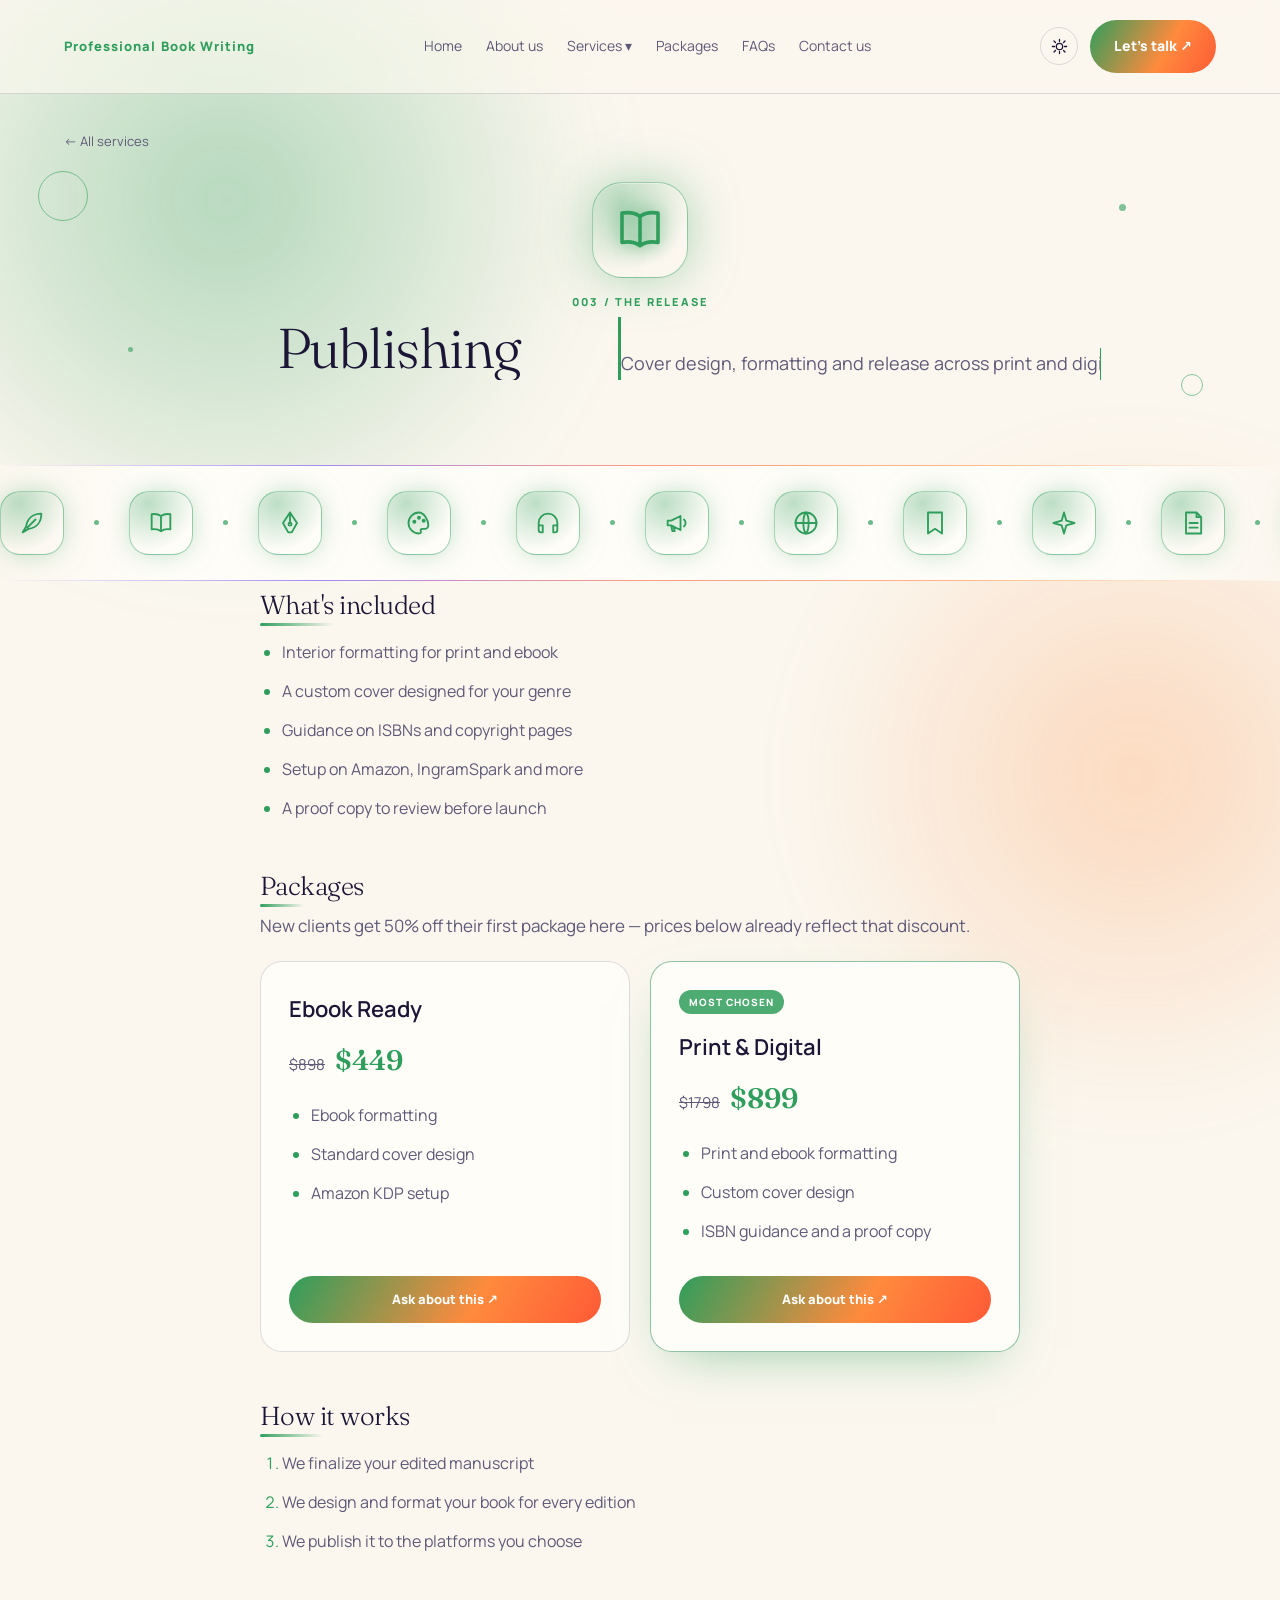
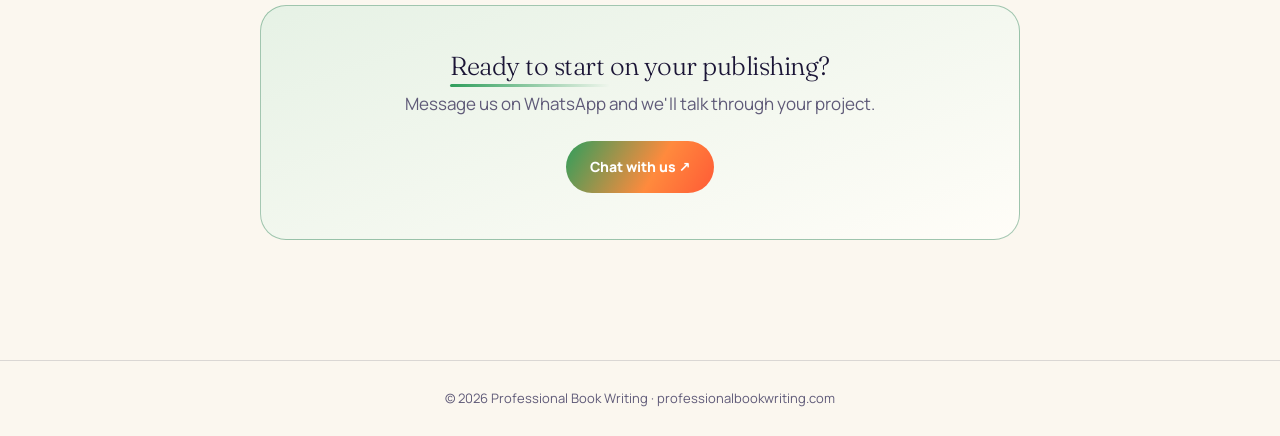
<file: publishing.html>
<!DOCTYPE html>
<html lang="en"><head><meta charset="UTF-8"><meta name="viewport" content="width=device-width,initial-scale=1">
<title>Publishing | Professional Book Writing</title>
<meta name="description" content="Cover design, formatting and release across print and digital platforms.">
<link rel="icon" type="image/x-icon" href="favicon.ico"><link rel="icon" type="image/png" sizes="32x32" href="favicon-32.png"><link rel="apple-touch-icon" href="apple-touch-icon.png">
<link rel="preconnect" href="https://fonts.googleapis.com"><link rel="preconnect" href="https://fonts.gstatic.com" crossorigin>
<link href="https://fonts.googleapis.com/css2?family=Fraunces:ital,wght@0,300;0,600;1,300&family=Manrope:wght@400;600;800&display=swap" rel="stylesheet">
<style>:root{--bg:#fbf7ef;--ink:#1b1536;--mut:#5f5a78;--lime:#ff5a36;--vio:#6a3df0;--cor:#ff8a3d;--card:#fffdf8;--line:#1b153624;--serif:'Fraunces',Georgia,serif;--sans:'Manrope',system-ui,sans-serif}
*,*::before,*::after{box-sizing:border-box;margin:0}
body{background:var(--bg);color:var(--ink);font:400 17px/1.75 var(--sans);position:relative;overflow-x:hidden}
a{color:inherit;text-decoration:none}
.shell{width:min(760px,90%);margin:auto}
h1,h2{font-family:var(--serif);font-weight:300;letter-spacing:-.02em;line-height:1.12}
nav{display:flex;justify-content:space-between;align-items:center;padding:20px 5%;border-bottom:1px solid var(--line)}
.brand{font:800 13px var(--sans);letter-spacing:.08em;color:var(--acc,var(--vio))}
.btn{display:inline-flex;padding:14px 24px;border-radius:99px;background:linear-gradient(120deg,var(--acc,var(--vio)),var(--cor) 60%,var(--lime));color:#fff;font-weight:800;font-size:14px}
.back{color:var(--mut);font-size:13px;display:inline-block;margin:36px 0 0 5%}
.shero{padding:28px 0 40px;text-align:center}
.shero i{display:inline-flex;width:96px;height:96px;padding:20px;border-radius:30px;background:radial-gradient(circle at 30% 20%,color-mix(in srgb,var(--acc,var(--vio)) 32%,transparent),#ffffff05 70%);border:1px solid color-mix(in srgb,var(--acc,var(--vio)) 46%,transparent);box-shadow:0 0 54px -8px color-mix(in srgb,var(--acc,var(--vio)) 58%,transparent),inset 0 1px 0 #ffffff60;color:var(--acc,var(--vio))}
.shero i svg{width:100%;height:100%;fill:none;stroke:currentColor;stroke-width:1.6;stroke-linecap:round;stroke-linejoin:round;filter:drop-shadow(0 0 9px var(--acc,var(--vio)))}
.shero small{display:block;font:800 11px var(--sans);letter-spacing:.2em;color:var(--acc,var(--vio));margin:16px 0 8px}
.shero h1{font-size:clamp(34px,6vw,56px);overflow:hidden;white-space:nowrap;display:inline-block;width:var(--tw,auto);max-width:100%;border-right:.07em solid var(--acc,var(--vio));animation:blk 1s step-end infinite,type 1.1s steps(24,end) .4s both}
.shero p{color:var(--mut);max-width:480px;margin:16px auto 0;font-size:18px}
.scontent{padding:10px 0 70px}
.scontent section{margin-bottom:50px}
.scontent h2{font-size:26px;margin-bottom:18px;position:relative;display:inline-block}
.scontent h2::after{content:"";position:absolute;left:0;bottom:-6px;width:42%;height:3px;background:linear-gradient(90deg,var(--acc,var(--vio)),transparent);border-radius:2px}
.scontent ul,.scontent ol{padding-left:22px;color:var(--mut)}
.scontent li{margin-bottom:11px;font-size:16px}
.scontent li::marker{color:var(--acc,var(--vio))}
.scta{text-align:center;background:linear-gradient(160deg,color-mix(in srgb,var(--acc,var(--vio)) 12%,var(--card)),var(--card));border:1px solid color-mix(in srgb,var(--acc,var(--vio)) 32%,var(--line));border-radius:26px;padding:46px 28px}
.scta h2{margin-bottom:8px}.scta p{color:var(--mut);margin-bottom:22px}
footer{border-top:1px solid var(--line);padding:26px 0;text-align:center;color:var(--mut);font-size:13px}
body::before{content:"";position:fixed;top:-20%;left:-12%;width:70vw;height:70vw;max-width:760px;max-height:760px;border-radius:50%;background:radial-gradient(circle,color-mix(in srgb,var(--acc,var(--vio)) 36%,transparent),transparent 70%);filter:blur(42px);z-index:-1;animation:drift 14s ease-in-out infinite}
body::after{content:"";position:fixed;bottom:-25%;right:-16%;width:60vw;height:60vw;max-width:700px;max-height:700px;border-radius:50%;background:radial-gradient(circle,color-mix(in srgb,var(--cor) 28%,transparent),transparent 70%);filter:blur(46px);z-index:-1;animation:drift 18s ease-in-out infinite reverse}
.rv{animation:riseIn .8s cubic-bezier(.16,1,.3,1) both}
@keyframes riseIn{from{opacity:0;transform:translateY(26px)}}
@keyframes drift{50%{transform:translate(6%,4%) scale(1.14)}}
@keyframes type{from{width:0}}
@keyframes blk{50%{border-color:transparent}}
@media(prefers-reduced-motion:reduce){body::before,body::after{animation:none}.rv{animation:none;opacity:1;transform:none}.shero h1{animation:none;width:var(--tw,auto);border-right:0}}

/* more motion + packages */
.shero i{position:relative;overflow:hidden;animation:float 3.4s ease-in-out infinite}
.shero i::after{content:"";position:absolute;inset:-60%;background:linear-gradient(110deg,transparent 42%,#ffffff55 50%,transparent 58%);transform:translateX(-110%);animation:sheen 4.2s ease-in-out infinite}
@keyframes float{50%{transform:translateY(-8px)}}
@keyframes sheen{0%,55%{transform:translateX(-110%)}100%{transform:translateX(110%)}}
.pkgs{display:grid;grid-template-columns:1fr 1fr;gap:20px}
.pkg{background:var(--card);border:1px solid var(--line);border-radius:22px;padding:28px;display:flex;flex-direction:column;transition:transform .35s}
.pkg:hover{transform:translateY(-6px)}
.pkg.pop{border-color:color-mix(in srgb,var(--acc,var(--vio)) 45%,var(--line));box-shadow:0 20px 50px -24px color-mix(in srgb,var(--acc,var(--vio)) 55%,transparent)}
.pkg .badge{align-self:flex-start;background:color-mix(in srgb,var(--acc,var(--vio)) 85%,transparent);color:#fff;font:800 10px var(--sans);letter-spacing:.1em;padding:5px 10px;border-radius:99px;margin-bottom:14px}
.pkg h3{font-size:22px;font-weight:600;margin-bottom:8px}
.pkg .price{display:flex;align-items:baseline;gap:10px;margin-bottom:16px}
.pkg .price del{color:var(--mut);font-size:15px}
.pkg .price b{font-size:28px;font-family:var(--serif);font-weight:600;color:var(--acc,var(--vio))}
.pkg ul{margin-bottom:20px;flex:1}
.pkg .btn{justify-content:center;text-align:center;font-size:13px;padding:12px 18px}
@media(max-width:560px){.pkgs{grid-template-columns:1fr}}
@media(prefers-reduced-motion:reduce){.shero i{animation:none}.shero i::after{animation:none;display:none}}

/* main-site nav ported to service pages */
:root[data-theme="dark"]{--bg:#150f33;--ink:#fff9f0;--mut:#c4bde3;--card:#201848;--line:#ffffff26}
nav{position:sticky;top:0;z-index:50;background:color-mix(in srgb,var(--bg) 70%,transparent);backdrop-filter:blur(14px) saturate(160%)}
.links{display:flex;gap:24px;font-size:14px;color:var(--mut);align-items:center}
.links a{color:var(--mut)}.links a:hover{color:var(--acc,var(--vio))}
.dd{position:relative}
.ddmenu{position:absolute;top:140%;left:0;background:var(--card);border:1px solid var(--line);border-radius:16px;padding:10px;min-width:220px;box-shadow:0 24px 50px -22px #0008;opacity:0;pointer-events:none;transform:translateY(-6px);transition:.25s;z-index:60}
.dd:hover .ddmenu{opacity:1;pointer-events:all;transform:none}
.ddmenu a{display:block;padding:9px 12px;border-radius:9px;font-size:14px;color:var(--mut)}
.ddmenu a:hover{background:color-mix(in srgb,var(--acc,var(--vio)) 14%,transparent);color:var(--ink)}
.tgl{position:relative;width:38px;height:38px;border-radius:50%;border:1px solid var(--line);background:none;display:grid;place-items:center;color:var(--ink);cursor:pointer;flex:0 0 auto}
.tgl svg{position:absolute;width:17px;height:17px;stroke:currentColor;stroke-width:1.8;stroke-linecap:round;stroke-linejoin:round;fill:none}
.tgl .i-moon{fill:currentColor;stroke:none;display:none}
[data-theme="dark"] .tgl .i-sun{display:none}
[data-theme="dark"] .tgl .i-moon{display:block}
@media(max-width:860px){.links{display:none}}

/* ported icon marquee + hero motes + typed tagline */
.mq{overflow:hidden;padding:26px 0;margin:36px 0 0;background:linear-gradient(90deg,var(--bg),transparent 12%,transparent 88%,var(--bg)),linear-gradient(var(--card),var(--card));position:relative}
.mq::before,.mq::after{content:"";position:absolute;left:0;right:0;height:1px;background:linear-gradient(90deg,transparent,var(--vio),var(--lime),var(--cor),transparent);opacity:.6}.mq::before{top:0}.mq::after{bottom:0}
.mq #mqt2{display:flex;align-items:center;gap:30px;width:max-content;animation:mq 42s linear infinite}
#mqt2 .lg{--a:var(--acc,var(--vio));width:64px;height:64px;border-radius:20px;display:grid;place-items:center;position:relative;overflow:hidden;color:var(--a);background:radial-gradient(circle at 30% 18%,color-mix(in srgb,var(--a) 32%,transparent),transparent 72%);border:1px solid color-mix(in srgb,var(--a) 44%,transparent);box-shadow:0 0 30px -8px color-mix(in srgb,var(--a) 55%,transparent)}
#mqt2 .lg svg{width:28px;height:28px;stroke:currentColor;fill:none;stroke-width:1.6;stroke-linecap:round;stroke-linejoin:round}
#mqt2 .dt{width:5px;height:5px;border-radius:50%;background:var(--acc,var(--vio));opacity:.7}
@keyframes mq{to{transform:translateX(-50%)}}
.shero{position:relative}
.mote{position:absolute;border-radius:50%;border:1px solid color-mix(in srgb,var(--acc,var(--vio)) 55%,transparent);animation:bob 5s ease-in-out infinite}
.mote.dot{background:var(--acc,var(--vio));border:0;opacity:.6}
@keyframes bob{50%{transform:translateY(-14px)}}
.shero h2tag{display:none}
.tagline{overflow:hidden;white-space:nowrap;display:inline-block;width:0;border-right:.07em solid var(--acc,var(--vio));animation:blk 1s step-end infinite,type2 1.2s steps(40,end) 1.6s forwards}
@keyframes type2{to{width:var(--ttw)}}
@media(max-width:720px){.tagline{white-space:normal;width:auto;border-right:0;animation:none}}
@media(prefers-reduced-motion:reduce){.mote{animation:none}#mqt2{animation:none}.tagline{width:var(--ttw);border-right:0;animation:none}}
</style>
</head><body style="--acc:#2f9e5c">
<nav><a class="brand" href="index.html">Professional Book Writing</a>
<div class="links"><a href="index.html#home">Home</a><a href="index.html#about">About us</a><div class="dd"><a href="index.html#services">Services ▾</a><div class="ddmenu"><a href="book-writing.html">Book Writing</a><a href="editing.html">Editing</a><a href="publishing.html">Publishing</a><a href="marketing.html">Marketing</a><a href="audiobook.html">Audiobook</a><a href="author-website.html">Author Website</a><a href="social-media.html">Social Media Marketing</a><a href="hardcopies.html">Hardcopies</a></div></div><a href="index.html#packages">Packages</a><a href="index.html#faq">FAQs</a><a href="index.html#consultation">Contact us</a></div>
<div style="display:flex;gap:12px;align-items:center"><button class="tgl" id="tglBtn" aria-label="Toggle dark mode"><svg class="i-sun" viewBox="0 0 24 24"><circle cx="12" cy="12" r="4.5"/><path d="M12 2v3M12 19v3M4.2 4.2l2.1 2.1M17.7 17.7l2.1 2.1M2 12h3M19 12h3M4.2 19.8l2.1-2.1M17.7 6.3l2.1-2.1"/></svg><svg class="i-moon" viewBox="0 0 24 24"><path d="M21 12.8A9 9 0 1111.2 3 7 7 0 0021 12.8z"/></svg></button><a class="btn" href="https://wa.me/15126686838" target="_blank" rel="noopener">Let's talk ↗</a></div>
</nav>
<a class="back" href="index.html#services">← All services</a>
<header class="shero"><span class="mote" style="width:50px;height:50px;top:6%;left:3%"></span><span class="mote dot" style="width:7px;height:7px;top:18%;right:12%;animation-delay:-1.4s"></span><span class="mote" style="width:22px;height:22px;bottom:12%;right:6%;animation-delay:-2.6s"></span><span class="mote dot" style="width:5px;height:5px;bottom:28%;left:10%;animation-delay:-3.6s"></span><i><svg viewBox="0 0 24 24"><path d="M12 6c-2-1.5-5-2-8-1.5v13c3-.5 6 0 8 1.5 2-1.5 5-2 8-1.5v-13c-3-.5-6 0-8 1.5zM12 6v13"/></svg></i><small>003 / THE RELEASE</small><h1 style="--tw:13ch">Publishing</h1><p class="tagline" style="--ttw:76ch">Cover design, formatting and release across print and digital platforms.</p></header>
<div class="mq" aria-hidden="true"><div id="mqt2"></div></div>
<main class="shell scontent">
<section class="rv" style="animation-delay:.1s"><h2>What's included</h2><ul><li>Interior formatting for print and ebook</li><li>A custom cover designed for your genre</li><li>Guidance on ISBNs and copyright pages</li><li>Setup on Amazon, IngramSpark and more</li><li>A proof copy to review before launch</li></ul></section>
<section class="rv" style="animation-delay:.25s"><h2>Packages</h2><p style="color:var(--mut);margin:-8px 0 20px">New clients get 50% off their first package here — prices below already reflect that discount.</p><div class="pkgs"><div class="pkg"><h3>Ebook Ready</h3><div class="price"><del>$898</del><b>$449</b></div><ul><li>Ebook formatting</li><li>Standard cover design</li><li>Amazon KDP setup</li></ul><a class="btn" href="https://wa.me/15126686838?text=Hi%21%20I%27m%20interested%20in%20the%20Ebook%20Ready%20package%20for%20Publishing." target="_blank" rel="noopener">Ask about this ↗</a></div><div class="pkg pop"><span class="badge">MOST CHOSEN</span><h3>Print & Digital</h3><div class="price"><del>$1798</del><b>$899</b></div><ul><li>Print and ebook formatting</li><li>Custom cover design</li><li>ISBN guidance and a proof copy</li></ul><a class="btn" href="https://wa.me/15126686838?text=Hi%21%20I%27m%20interested%20in%20the%20Print%20%26%20Digital%20package%20for%20Publishing." target="_blank" rel="noopener">Ask about this ↗</a></div></div></section>
<section class="rv" style="animation-delay:.4s"><h2>How it works</h2><ol><li>We finalize your edited manuscript</li><li>We design and format your book for every edition</li><li>We publish it to the platforms you choose</li></ol></section>
<section class="scta rv" style="animation-delay:.55s"><h2>Ready to start on your publishing?</h2><p>Message us on WhatsApp and we'll talk through your project.</p><a class="btn" href="https://wa.me/15126686838" target="_blank" rel="noopener">Chat with us ↗</a></section>
</main>
<footer><span>© 2026 Professional Book Writing · professionalbookwriting.com</span></footer>
<script>
try{var pt=localStorage.getItem('pbw-theme');document.documentElement.dataset.theme=pt||(matchMedia('(prefers-color-scheme:dark)').matches?'dark':'light')}catch(e){}
var tb=document.getElementById('tglBtn');if(tb)tb.addEventListener('click',function(){var nt=document.documentElement.dataset.theme==='dark'?'light':'dark';document.documentElement.dataset.theme=nt;try{localStorage.setItem('pbw-theme',nt)}catch(e){}});
var MQI=['<path d="M20 4c-7 0-12 4-13 11l-3 5 5-3c7-1 11-6 11-13zM8 16l7-7"/>','<path d="M12 6c-2-1.5-5-2-8-1.5v13c3-.5 6 0 8 1.5 2-1.5 5-2 8-1.5v-13c-3-.5-6 0-8 1.5zM12 6v13"/>','<path d="M12 3l6 9-4.5 8h-3L6 12zM12 3v9"/><circle cx="12" cy="13" r="1.3"/>','<path d="M12 3a9 9 0 100 18c1.5 0 2-1 1.5-2s0-2 1.5-2h2a3 3 0 003-3c0-5-4-11-8-11z"/><circle cx="8" cy="11" r=".9"/><circle cx="12" cy="7.5" r=".9"/><circle cx="16" cy="10" r=".9"/>','<path d="M4 14v-2a8 8 0 0116 0v2M4 14h3.5v6H6a2 2 0 01-2-2zM20 14h-3.5v6H18a2 2 0 002-2z"/>','<path d="M4 10v4h3l8 4V6L7 10zM18 9a4 4 0 010 6M7 14l1 5h2l-1-4"/>','<circle cx="12" cy="12" r="9"/><path d="M3 12h18M12 3c3 3 3 15 0 18M12 3c-3 3-3 15 0 18"/>','<path d="M6 3h12v18l-6-4-6 4z"/>','<path d="M12 3l2 7 7 2-7 2-2 7-2-7-7-2 7-2z"/>','<path d="M6 3h9l4 4v14H6zM15 3v4h4M9 12h7M9 16h7"/>'];
var row=MQI.map(function(p){return '<span class="lg"><svg viewBox="0 0 24 24">'+p+'</svg></span><i class="dt"></i>'}).join('');
var mqt2=document.getElementById('mqt2');if(mqt2)mqt2.innerHTML=row+row;
</script>
</body></html>
</file>
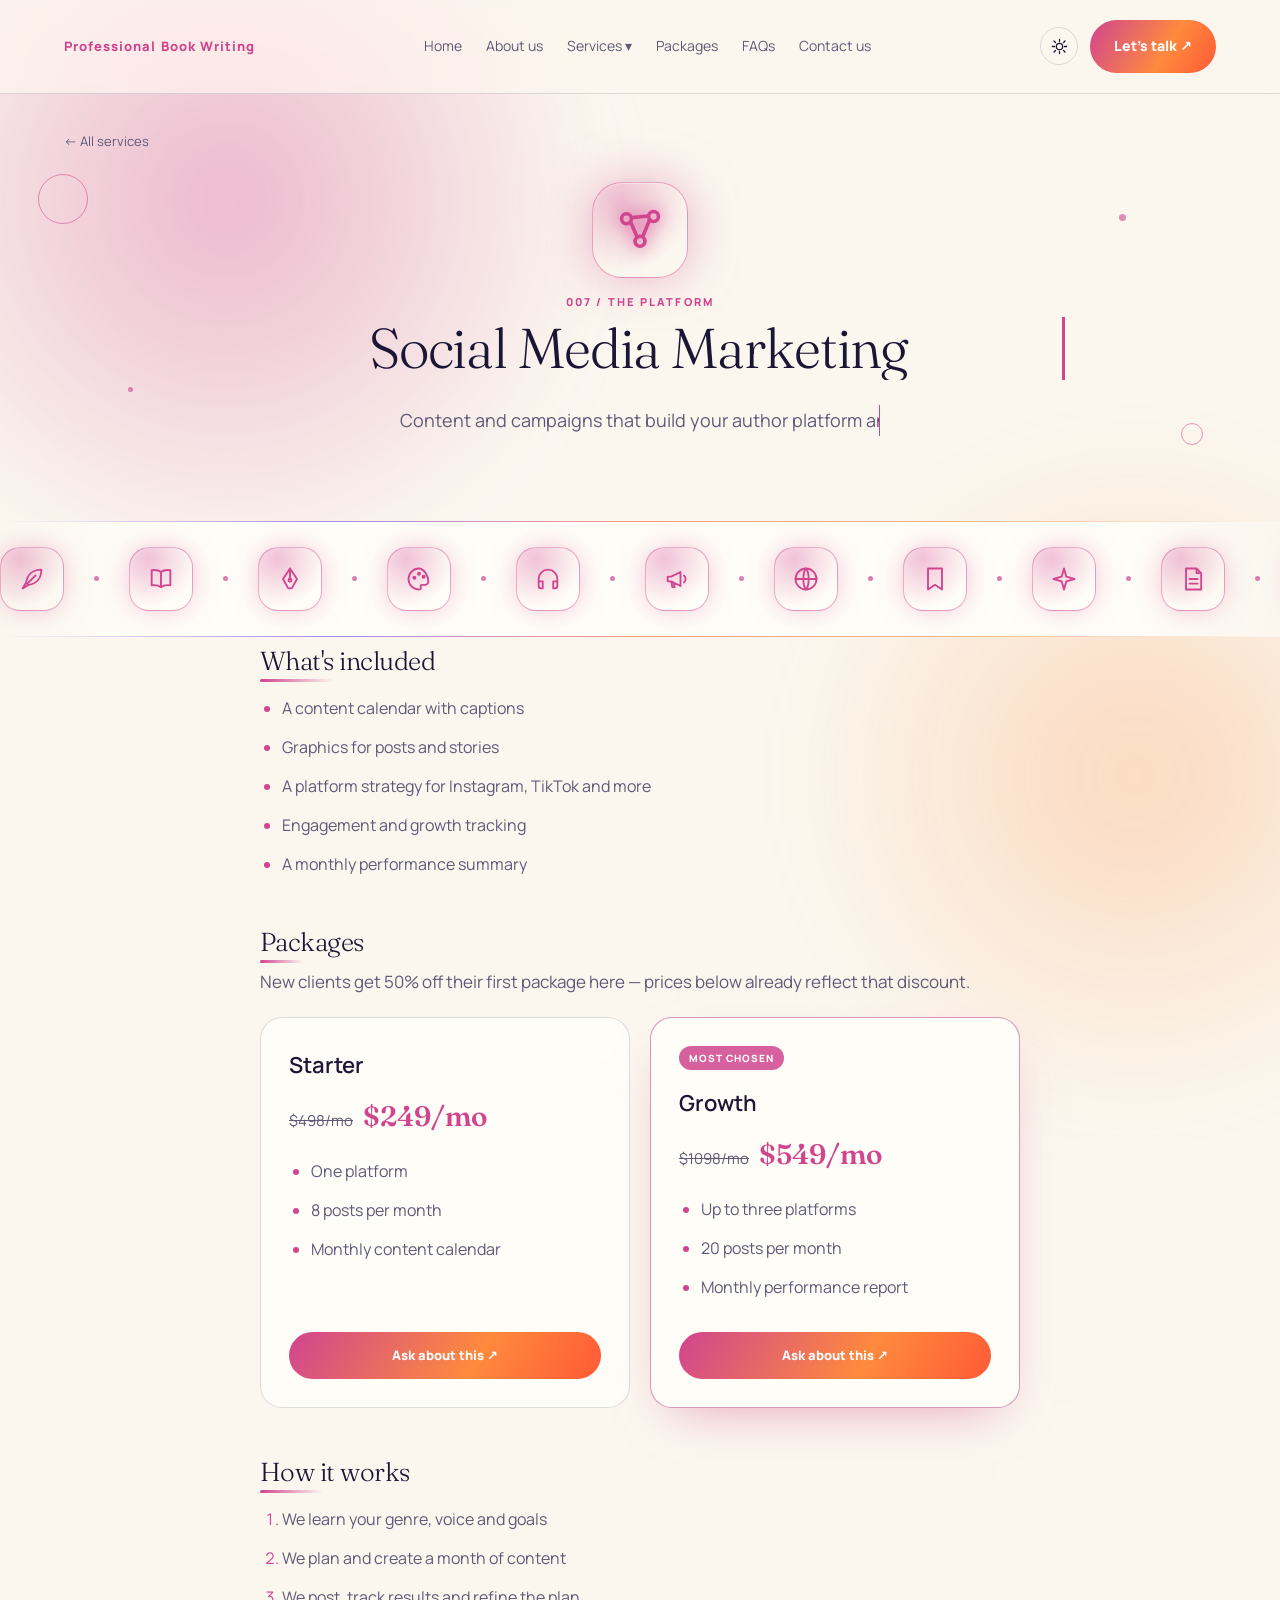
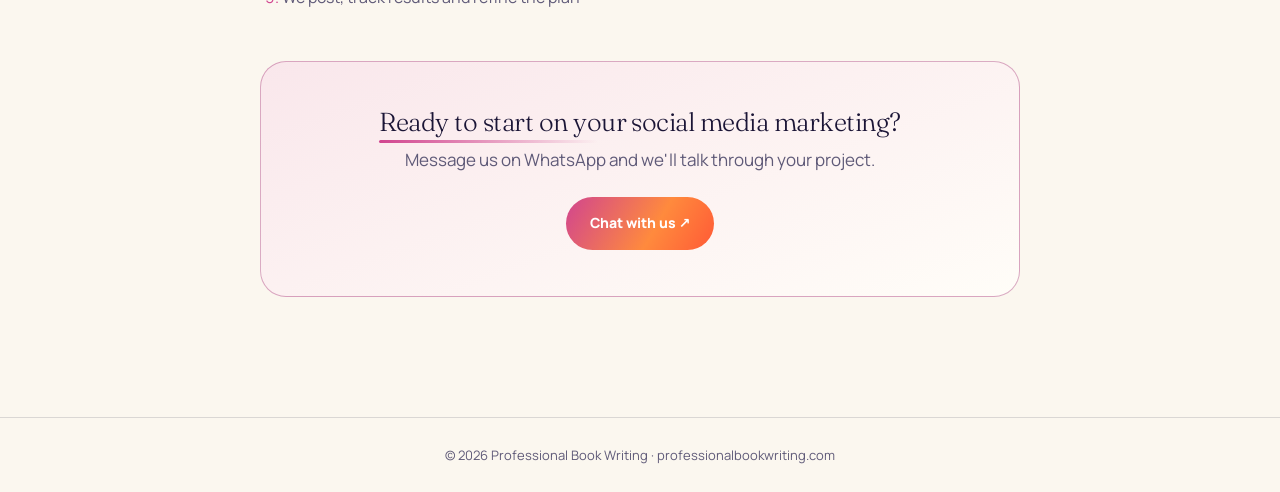
<file: social-media.html>
<!DOCTYPE html>
<html lang="en"><head><meta charset="UTF-8"><meta name="viewport" content="width=device-width,initial-scale=1">
<title>Social Media Marketing | Professional Book Writing</title>
<meta name="description" content="Content and campaigns that build your author platform and reader community.">
<link rel="icon" type="image/x-icon" href="favicon.ico"><link rel="icon" type="image/png" sizes="32x32" href="favicon-32.png"><link rel="apple-touch-icon" href="apple-touch-icon.png">
<link rel="preconnect" href="https://fonts.googleapis.com"><link rel="preconnect" href="https://fonts.gstatic.com" crossorigin>
<link href="https://fonts.googleapis.com/css2?family=Fraunces:ital,wght@0,300;0,600;1,300&family=Manrope:wght@400;600;800&display=swap" rel="stylesheet">
<style>:root{--bg:#fbf7ef;--ink:#1b1536;--mut:#5f5a78;--lime:#ff5a36;--vio:#6a3df0;--cor:#ff8a3d;--card:#fffdf8;--line:#1b153624;--serif:'Fraunces',Georgia,serif;--sans:'Manrope',system-ui,sans-serif}
*,*::before,*::after{box-sizing:border-box;margin:0}
body{background:var(--bg);color:var(--ink);font:400 17px/1.75 var(--sans);position:relative;overflow-x:hidden}
a{color:inherit;text-decoration:none}
.shell{width:min(760px,90%);margin:auto}
h1,h2{font-family:var(--serif);font-weight:300;letter-spacing:-.02em;line-height:1.12}
nav{display:flex;justify-content:space-between;align-items:center;padding:20px 5%;border-bottom:1px solid var(--line)}
.brand{font:800 13px var(--sans);letter-spacing:.08em;color:var(--acc,var(--vio))}
.btn{display:inline-flex;padding:14px 24px;border-radius:99px;background:linear-gradient(120deg,var(--acc,var(--vio)),var(--cor) 60%,var(--lime));color:#fff;font-weight:800;font-size:14px}
.back{color:var(--mut);font-size:13px;display:inline-block;margin:36px 0 0 5%}
.shero{padding:28px 0 40px;text-align:center}
.shero i{display:inline-flex;width:96px;height:96px;padding:20px;border-radius:30px;background:radial-gradient(circle at 30% 20%,color-mix(in srgb,var(--acc,var(--vio)) 32%,transparent),#ffffff05 70%);border:1px solid color-mix(in srgb,var(--acc,var(--vio)) 46%,transparent);box-shadow:0 0 54px -8px color-mix(in srgb,var(--acc,var(--vio)) 58%,transparent),inset 0 1px 0 #ffffff60;color:var(--acc,var(--vio))}
.shero i svg{width:100%;height:100%;fill:none;stroke:currentColor;stroke-width:1.6;stroke-linecap:round;stroke-linejoin:round;filter:drop-shadow(0 0 9px var(--acc,var(--vio)))}
.shero small{display:block;font:800 11px var(--sans);letter-spacing:.2em;color:var(--acc,var(--vio));margin:16px 0 8px}
.shero h1{font-size:clamp(34px,6vw,56px);overflow:hidden;white-space:nowrap;display:inline-block;width:var(--tw,auto);max-width:100%;border-right:.07em solid var(--acc,var(--vio));animation:blk 1s step-end infinite,type 1.1s steps(24,end) .4s both}
.shero p{color:var(--mut);max-width:480px;margin:16px auto 0;font-size:18px}
.scontent{padding:10px 0 70px}
.scontent section{margin-bottom:50px}
.scontent h2{font-size:26px;margin-bottom:18px;position:relative;display:inline-block}
.scontent h2::after{content:"";position:absolute;left:0;bottom:-6px;width:42%;height:3px;background:linear-gradient(90deg,var(--acc,var(--vio)),transparent);border-radius:2px}
.scontent ul,.scontent ol{padding-left:22px;color:var(--mut)}
.scontent li{margin-bottom:11px;font-size:16px}
.scontent li::marker{color:var(--acc,var(--vio))}
.scta{text-align:center;background:linear-gradient(160deg,color-mix(in srgb,var(--acc,var(--vio)) 12%,var(--card)),var(--card));border:1px solid color-mix(in srgb,var(--acc,var(--vio)) 32%,var(--line));border-radius:26px;padding:46px 28px}
.scta h2{margin-bottom:8px}.scta p{color:var(--mut);margin-bottom:22px}
footer{border-top:1px solid var(--line);padding:26px 0;text-align:center;color:var(--mut);font-size:13px}
body::before{content:"";position:fixed;top:-20%;left:-12%;width:70vw;height:70vw;max-width:760px;max-height:760px;border-radius:50%;background:radial-gradient(circle,color-mix(in srgb,var(--acc,var(--vio)) 36%,transparent),transparent 70%);filter:blur(42px);z-index:-1;animation:drift 14s ease-in-out infinite}
body::after{content:"";position:fixed;bottom:-25%;right:-16%;width:60vw;height:60vw;max-width:700px;max-height:700px;border-radius:50%;background:radial-gradient(circle,color-mix(in srgb,var(--cor) 28%,transparent),transparent 70%);filter:blur(46px);z-index:-1;animation:drift 18s ease-in-out infinite reverse}
.rv{animation:riseIn .8s cubic-bezier(.16,1,.3,1) both}
@keyframes riseIn{from{opacity:0;transform:translateY(26px)}}
@keyframes drift{50%{transform:translate(6%,4%) scale(1.14)}}
@keyframes type{from{width:0}}
@keyframes blk{50%{border-color:transparent}}
@media(prefers-reduced-motion:reduce){body::before,body::after{animation:none}.rv{animation:none;opacity:1;transform:none}.shero h1{animation:none;width:var(--tw,auto);border-right:0}}

/* more motion + packages */
.shero i{position:relative;overflow:hidden;animation:float 3.4s ease-in-out infinite}
.shero i::after{content:"";position:absolute;inset:-60%;background:linear-gradient(110deg,transparent 42%,#ffffff55 50%,transparent 58%);transform:translateX(-110%);animation:sheen 4.2s ease-in-out infinite}
@keyframes float{50%{transform:translateY(-8px)}}
@keyframes sheen{0%,55%{transform:translateX(-110%)}100%{transform:translateX(110%)}}
.pkgs{display:grid;grid-template-columns:1fr 1fr;gap:20px}
.pkg{background:var(--card);border:1px solid var(--line);border-radius:22px;padding:28px;display:flex;flex-direction:column;transition:transform .35s}
.pkg:hover{transform:translateY(-6px)}
.pkg.pop{border-color:color-mix(in srgb,var(--acc,var(--vio)) 45%,var(--line));box-shadow:0 20px 50px -24px color-mix(in srgb,var(--acc,var(--vio)) 55%,transparent)}
.pkg .badge{align-self:flex-start;background:color-mix(in srgb,var(--acc,var(--vio)) 85%,transparent);color:#fff;font:800 10px var(--sans);letter-spacing:.1em;padding:5px 10px;border-radius:99px;margin-bottom:14px}
.pkg h3{font-size:22px;font-weight:600;margin-bottom:8px}
.pkg .price{display:flex;align-items:baseline;gap:10px;margin-bottom:16px}
.pkg .price del{color:var(--mut);font-size:15px}
.pkg .price b{font-size:28px;font-family:var(--serif);font-weight:600;color:var(--acc,var(--vio))}
.pkg ul{margin-bottom:20px;flex:1}
.pkg .btn{justify-content:center;text-align:center;font-size:13px;padding:12px 18px}
@media(max-width:560px){.pkgs{grid-template-columns:1fr}}
@media(prefers-reduced-motion:reduce){.shero i{animation:none}.shero i::after{animation:none;display:none}}

/* main-site nav ported to service pages */
:root[data-theme="dark"]{--bg:#150f33;--ink:#fff9f0;--mut:#c4bde3;--card:#201848;--line:#ffffff26}
nav{position:sticky;top:0;z-index:50;background:color-mix(in srgb,var(--bg) 70%,transparent);backdrop-filter:blur(14px) saturate(160%)}
.links{display:flex;gap:24px;font-size:14px;color:var(--mut);align-items:center}
.links a{color:var(--mut)}.links a:hover{color:var(--acc,var(--vio))}
.dd{position:relative}
.ddmenu{position:absolute;top:140%;left:0;background:var(--card);border:1px solid var(--line);border-radius:16px;padding:10px;min-width:220px;box-shadow:0 24px 50px -22px #0008;opacity:0;pointer-events:none;transform:translateY(-6px);transition:.25s;z-index:60}
.dd:hover .ddmenu{opacity:1;pointer-events:all;transform:none}
.ddmenu a{display:block;padding:9px 12px;border-radius:9px;font-size:14px;color:var(--mut)}
.ddmenu a:hover{background:color-mix(in srgb,var(--acc,var(--vio)) 14%,transparent);color:var(--ink)}
.tgl{position:relative;width:38px;height:38px;border-radius:50%;border:1px solid var(--line);background:none;display:grid;place-items:center;color:var(--ink);cursor:pointer;flex:0 0 auto}
.tgl svg{position:absolute;width:17px;height:17px;stroke:currentColor;stroke-width:1.8;stroke-linecap:round;stroke-linejoin:round;fill:none}
.tgl .i-moon{fill:currentColor;stroke:none;display:none}
[data-theme="dark"] .tgl .i-sun{display:none}
[data-theme="dark"] .tgl .i-moon{display:block}
@media(max-width:860px){.links{display:none}}

/* ported icon marquee + hero motes + typed tagline */
.mq{overflow:hidden;padding:26px 0;margin:36px 0 0;background:linear-gradient(90deg,var(--bg),transparent 12%,transparent 88%,var(--bg)),linear-gradient(var(--card),var(--card));position:relative}
.mq::before,.mq::after{content:"";position:absolute;left:0;right:0;height:1px;background:linear-gradient(90deg,transparent,var(--vio),var(--lime),var(--cor),transparent);opacity:.6}.mq::before{top:0}.mq::after{bottom:0}
.mq #mqt2{display:flex;align-items:center;gap:30px;width:max-content;animation:mq 42s linear infinite}
#mqt2 .lg{--a:var(--acc,var(--vio));width:64px;height:64px;border-radius:20px;display:grid;place-items:center;position:relative;overflow:hidden;color:var(--a);background:radial-gradient(circle at 30% 18%,color-mix(in srgb,var(--a) 32%,transparent),transparent 72%);border:1px solid color-mix(in srgb,var(--a) 44%,transparent);box-shadow:0 0 30px -8px color-mix(in srgb,var(--a) 55%,transparent)}
#mqt2 .lg svg{width:28px;height:28px;stroke:currentColor;fill:none;stroke-width:1.6;stroke-linecap:round;stroke-linejoin:round}
#mqt2 .dt{width:5px;height:5px;border-radius:50%;background:var(--acc,var(--vio));opacity:.7}
@keyframes mq{to{transform:translateX(-50%)}}
.shero{position:relative}
.mote{position:absolute;border-radius:50%;border:1px solid color-mix(in srgb,var(--acc,var(--vio)) 55%,transparent);animation:bob 5s ease-in-out infinite}
.mote.dot{background:var(--acc,var(--vio));border:0;opacity:.6}
@keyframes bob{50%{transform:translateY(-14px)}}
.shero h2tag{display:none}
.tagline{overflow:hidden;white-space:nowrap;display:inline-block;width:0;border-right:.07em solid var(--acc,var(--vio));animation:blk 1s step-end infinite,type2 1.2s steps(40,end) 1.6s forwards}
@keyframes type2{to{width:var(--ttw)}}
@media(max-width:720px){.tagline{white-space:normal;width:auto;border-right:0;animation:none}}
@media(prefers-reduced-motion:reduce){.mote{animation:none}#mqt2{animation:none}.tagline{width:var(--ttw);border-right:0;animation:none}}
</style>
</head><body style="--acc:#d1458f">
<nav><a class="brand" href="index.html">Professional Book Writing</a>
<div class="links"><a href="index.html#home">Home</a><a href="index.html#about">About us</a><div class="dd"><a href="index.html#services">Services ▾</a><div class="ddmenu"><a href="book-writing.html">Book Writing</a><a href="editing.html">Editing</a><a href="publishing.html">Publishing</a><a href="marketing.html">Marketing</a><a href="audiobook.html">Audiobook</a><a href="author-website.html">Author Website</a><a href="social-media.html">Social Media Marketing</a><a href="hardcopies.html">Hardcopies</a></div></div><a href="index.html#packages">Packages</a><a href="index.html#faq">FAQs</a><a href="index.html#consultation">Contact us</a></div>
<div style="display:flex;gap:12px;align-items:center"><button class="tgl" id="tglBtn" aria-label="Toggle dark mode"><svg class="i-sun" viewBox="0 0 24 24"><circle cx="12" cy="12" r="4.5"/><path d="M12 2v3M12 19v3M4.2 4.2l2.1 2.1M17.7 17.7l2.1 2.1M2 12h3M19 12h3M4.2 19.8l2.1-2.1M17.7 6.3l2.1-2.1"/></svg><svg class="i-moon" viewBox="0 0 24 24"><path d="M21 12.8A9 9 0 1111.2 3 7 7 0 0021 12.8z"/></svg></button><a class="btn" href="https://wa.me/15126686838" target="_blank" rel="noopener">Let's talk ↗</a></div>
</nav>
<a class="back" href="index.html#services">← All services</a>
<header class="shero"><span class="mote" style="width:50px;height:50px;top:6%;left:3%"></span><span class="mote dot" style="width:7px;height:7px;top:18%;right:12%;animation-delay:-1.4s"></span><span class="mote" style="width:22px;height:22px;bottom:12%;right:6%;animation-delay:-2.6s"></span><span class="mote dot" style="width:5px;height:5px;bottom:28%;left:10%;animation-delay:-3.6s"></span><i><svg viewBox="0 0 24 24"><circle cx="6" cy="7" r="2.2"/><circle cx="18" cy="6" r="2.2"/><circle cx="12" cy="17" r="2.2"/><path d="M7.8 8.3l3 7M16.3 7.4l-3 7.3M8.2 6.5l7.6-.7"/></svg></i><small>007 / THE PLATFORM</small><h1 style="--tw:25ch">Social Media Marketing</h1><p class="tagline" style="--ttw:79ch">Content and campaigns that build your author platform and reader community.</p></header>
<div class="mq" aria-hidden="true"><div id="mqt2"></div></div>
<main class="shell scontent">
<section class="rv" style="animation-delay:.1s"><h2>What's included</h2><ul><li>A content calendar with captions</li><li>Graphics for posts and stories</li><li>A platform strategy for Instagram, TikTok and more</li><li>Engagement and growth tracking</li><li>A monthly performance summary</li></ul></section>
<section class="rv" style="animation-delay:.25s"><h2>Packages</h2><p style="color:var(--mut);margin:-8px 0 20px">New clients get 50% off their first package here — prices below already reflect that discount.</p><div class="pkgs"><div class="pkg"><h3>Starter</h3><div class="price"><del>$498/mo</del><b>$249/mo</b></div><ul><li>One platform</li><li>8 posts per month</li><li>Monthly content calendar</li></ul><a class="btn" href="https://wa.me/15126686838?text=Hi%21%20I%27m%20interested%20in%20the%20Starter%20package%20for%20Social%20Media%20Marketing." target="_blank" rel="noopener">Ask about this ↗</a></div><div class="pkg pop"><span class="badge">MOST CHOSEN</span><h3>Growth</h3><div class="price"><del>$1098/mo</del><b>$549/mo</b></div><ul><li>Up to three platforms</li><li>20 posts per month</li><li>Monthly performance report</li></ul><a class="btn" href="https://wa.me/15126686838?text=Hi%21%20I%27m%20interested%20in%20the%20Growth%20package%20for%20Social%20Media%20Marketing." target="_blank" rel="noopener">Ask about this ↗</a></div></div></section>
<section class="rv" style="animation-delay:.4s"><h2>How it works</h2><ol><li>We learn your genre, voice and goals</li><li>We plan and create a month of content</li><li>We post, track results and refine the plan</li></ol></section>
<section class="scta rv" style="animation-delay:.55s"><h2>Ready to start on your social media marketing?</h2><p>Message us on WhatsApp and we'll talk through your project.</p><a class="btn" href="https://wa.me/15126686838" target="_blank" rel="noopener">Chat with us ↗</a></section>
</main>
<footer><span>© 2026 Professional Book Writing · professionalbookwriting.com</span></footer>
<script>
try{var pt=localStorage.getItem('pbw-theme');document.documentElement.dataset.theme=pt||(matchMedia('(prefers-color-scheme:dark)').matches?'dark':'light')}catch(e){}
var tb=document.getElementById('tglBtn');if(tb)tb.addEventListener('click',function(){var nt=document.documentElement.dataset.theme==='dark'?'light':'dark';document.documentElement.dataset.theme=nt;try{localStorage.setItem('pbw-theme',nt)}catch(e){}});
var MQI=['<path d="M20 4c-7 0-12 4-13 11l-3 5 5-3c7-1 11-6 11-13zM8 16l7-7"/>','<path d="M12 6c-2-1.5-5-2-8-1.5v13c3-.5 6 0 8 1.5 2-1.5 5-2 8-1.5v-13c-3-.5-6 0-8 1.5zM12 6v13"/>','<path d="M12 3l6 9-4.5 8h-3L6 12zM12 3v9"/><circle cx="12" cy="13" r="1.3"/>','<path d="M12 3a9 9 0 100 18c1.5 0 2-1 1.5-2s0-2 1.5-2h2a3 3 0 003-3c0-5-4-11-8-11z"/><circle cx="8" cy="11" r=".9"/><circle cx="12" cy="7.5" r=".9"/><circle cx="16" cy="10" r=".9"/>','<path d="M4 14v-2a8 8 0 0116 0v2M4 14h3.5v6H6a2 2 0 01-2-2zM20 14h-3.5v6H18a2 2 0 002-2z"/>','<path d="M4 10v4h3l8 4V6L7 10zM18 9a4 4 0 010 6M7 14l1 5h2l-1-4"/>','<circle cx="12" cy="12" r="9"/><path d="M3 12h18M12 3c3 3 3 15 0 18M12 3c-3 3-3 15 0 18"/>','<path d="M6 3h12v18l-6-4-6 4z"/>','<path d="M12 3l2 7 7 2-7 2-2 7-2-7-7-2 7-2z"/>','<path d="M6 3h9l4 4v14H6zM15 3v4h4M9 12h7M9 16h7"/>'];
var row=MQI.map(function(p){return '<span class="lg"><svg viewBox="0 0 24 24">'+p+'</svg></span><i class="dt"></i>'}).join('');
var mqt2=document.getElementById('mqt2');if(mqt2)mqt2.innerHTML=row+row;
</script>
</body></html>
</file>
